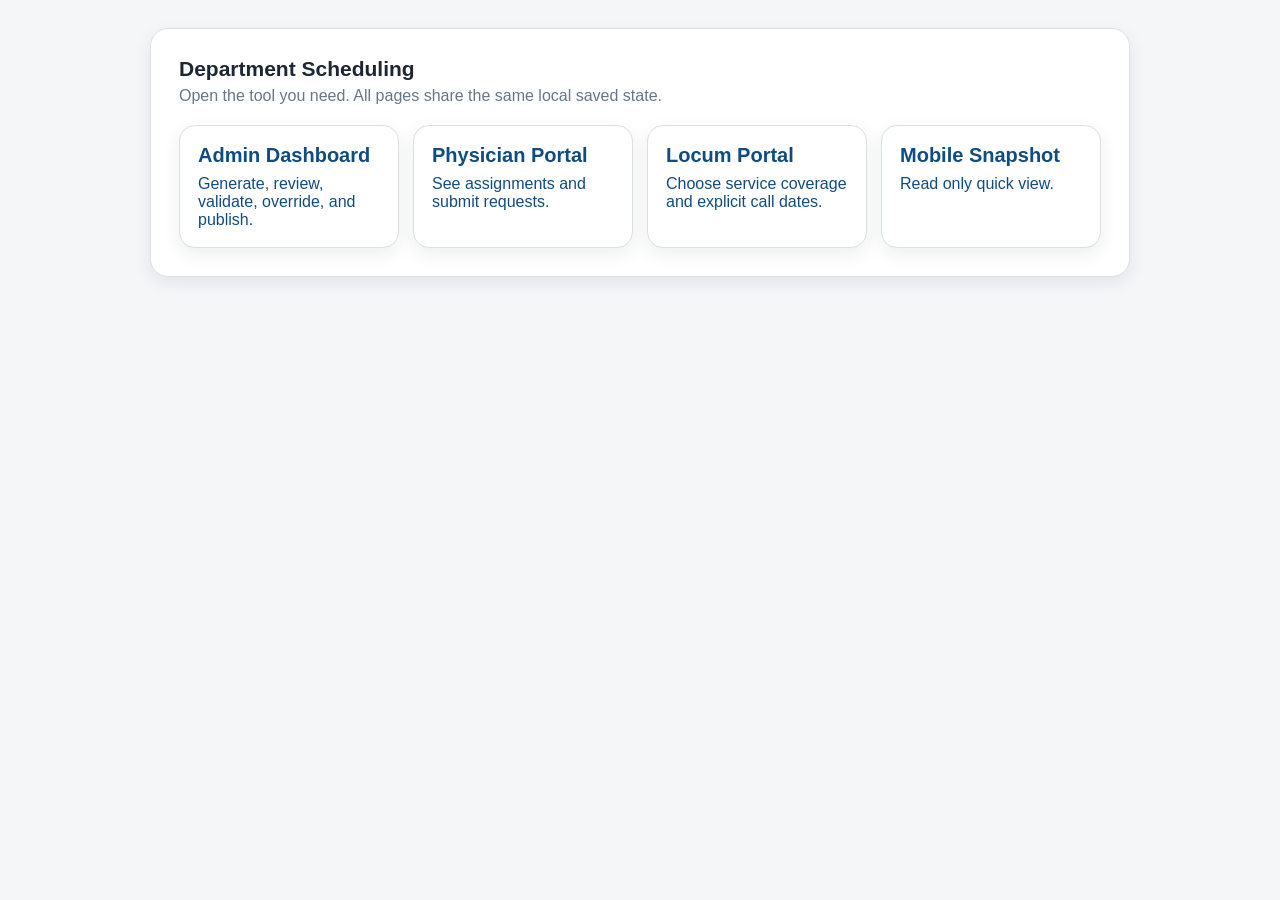
<file: index.html>
<!doctype html>
<html>
<head>
  <meta charset="utf-8">
  <meta name="viewport" content="width=device-width, initial-scale=1">
  <title>Department Scheduling</title>
  <style>

/* Exact fix: fairness header service cells only */
.fairness-tight th.service-ICU,
.fairness-tight th.service-GIM,
.fairness-tight th.service-CAR1,
.fairness-tight th.service-CAR2,
.fairness-tight th.service-OP1,
.fairness-tight th.service-OP2,
.fairness-tight th.service-OP3,
.fairness-tight th.service-Resp,
.fairness-tight th.service-Nephro,
.fairness-tight th.service-Echo,
.fairness-tight th.service-Weekend{
  color:#ffffff !important;
}











:root{
  --bg:#f4f6f8;
  --panel:#ffffff;
  --soft:#eef2f5;
  --line:#d9e0e6;
  --text:#1c2733;
  --muted:#667789;
  --accent:#315d8f;
  --accent-2:#0f4c81;
  --good:#2e7d32;
  --warn:#b7791f;
  --bad:#b42318;
  --locum:#6b46c1;
  --shadow:0 6px 18px rgba(26,39,53,.08);
  --radius:14px;
}
*{box-sizing:border-box}
html,body{margin:0;padding:0;font-family:-apple-system,BlinkMacSystemFont,'Segoe UI',Roboto,Arial,sans-serif;color:var(--text);background:var(--bg)}
a{color:var(--accent-2);text-decoration:none}
button,input,select,textarea{font:inherit}
button{cursor:pointer}
.hidden{display:none!important}
.page-shell{display:grid;grid-template-columns:240px minmax(0,1fr) 330px;min-height:100vh;gap:16px;padding:16px}
.sidebar,.main-panel,.inspector,.home-shell,.mobile-shell{background:var(--panel);border:1px solid var(--line);box-shadow:var(--shadow);border-radius:18px}
.sidebar{padding:16px;position:sticky;top:16px;height:calc(100vh - 32px);overflow:auto}
.brand{font-size:21px;font-weight:700;margin-bottom:6px}
.brand-sub{color:var(--muted);font-size:13px;margin-bottom:18px}
.side-nav{display:flex;flex-direction:column;gap:6px}
.side-nav button{background:transparent;border:1px solid transparent;border-radius:10px;padding:11px 12px;text-align:left;color:var(--text)}
.side-nav button.active,.side-nav button:hover{background:#eef4fb;border-color:#cfe0f4;color:var(--accent-2)}
.side-footer{margin-top:18px;padding-top:14px;border-top:1px solid var(--line);color:var(--muted);font-size:12px}
.main-panel{padding:18px;overflow:auto}
.inspector{padding:18px;position:sticky;top:16px;height:calc(100vh - 32px);overflow:auto}
.topbar{display:flex;justify-content:space-between;gap:12px;align-items:flex-start;margin-bottom:16px;flex-wrap:wrap}
.title-block h1{margin:0 0 6px;font-size:28px}
.subtitle{margin:0;color:var(--muted)}
.action-row,.inline-actions,.form-row{display:flex;gap:10px;flex-wrap:wrap;align-items:center}
.action-row button,.btn{border:1px solid var(--line);background:#fff;padding:10px 14px;border-radius:10px;color:var(--text)}
.action-row button.primary,.btn.primary{background:var(--accent);border-color:var(--accent);color:#fff}
.action-row button.ghost,.btn.ghost{background:#f7fafc}
.action-row button.warn,.btn.warn{background:#fff7ed;border-color:#f0d4ae;color:#9a5f06}
.action-row button.success,.btn.success{background:#edf7ee;border-color:#b7dec0;color:#1a6c28}
.top-inputs{display:flex;gap:10px;flex-wrap:wrap;align-items:center}
.top-inputs label{font-size:13px;color:var(--muted)}
.top-inputs input,.top-inputs select,.field,textarea{border:1px solid var(--line);background:#fff;padding:10px 12px;border-radius:10px;min-height:42px}
.summary-grid{display:grid;grid-template-columns:repeat(6,minmax(130px,1fr));gap:12px;margin-bottom:16px}
.card{background:var(--panel);border:1px solid var(--line);border-radius:16px;padding:14px;box-shadow:var(--shadow)}
.stat-card h3{margin:0 0 8px;font-size:13px;color:var(--muted);font-weight:600}
.stat-value{font-size:24px;font-weight:700}
.stat-sub{color:var(--muted);font-size:12px;margin-top:6px}
.section-title{display:flex;justify-content:space-between;align-items:center;gap:10px;margin:18px 0 10px}
.section-title h2{margin:0;font-size:19px}
.panel-grid{display:grid;grid-template-columns:2fr 1fr;gap:14px}
.stack{display:flex;flex-direction:column;gap:14px}
.notice-list{display:flex;flex-direction:column;gap:8px}
.notice{border:1px solid var(--line);border-left:4px solid var(--accent);padding:10px 12px;border-radius:10px;background:#fcfdff;font-size:14px}
.notice.warning{border-left-color:var(--warn);background:#fffaf1}
.notice.error{border-left-color:var(--bad);background:#fff5f5}
.badge{display:inline-flex;align-items:center;gap:6px;border-radius:999px;padding:5px 10px;font-size:12px;font-weight:600;border:1px solid var(--line);background:#f8fafc;color:var(--text)}
.badge.good{background:#edf7ee;border-color:#b7dec0;color:#1a6c28}
.badge.warn{background:#fff7ed;border-color:#f0d4ae;color:#9a5f06}
.badge.bad{background:#fff1f2;border-color:#fecdd3;color:#b42318}
.badge.locum{background:#f5f3ff;border-color:#ddd6fe;color:var(--locum)}
.table-wrap{overflow:auto;border:1px solid var(--line);border-radius:16px;background:#fff}
table{width:100%;border-collapse:collapse}
th,td{padding:11px 12px;border-bottom:1px solid var(--line);vertical-align:top;font-size:14px}
th{background:#f8fafc;color:#435161;position:sticky;top:0;z-index:1}
tr:last-child td{border-bottom:none}
.service-col{width:110px;font-weight:700}
.assign-cell{min-width:140px;cursor:pointer}
.assign-chip{display:inline-flex;align-items:center;gap:6px;padding:7px 10px;border-radius:999px;background:#eef4fb;border:1px solid #d2e3f4;font-weight:600}
.assign-chip.locum{background:#f5f3ff;border-color:#ddd6fe;color:var(--locum)}
.assign-chip.unfilled{background:#fff5f5;border-color:#fecaca;color:#b42318}
.assign-chip.weekend{background:#fffaf0;border-color:#f3d6a1;color:#9a5f06}
.muted{color:var(--muted)}
.tabs{display:flex;gap:8px;flex-wrap:wrap;margin-bottom:14px}
.tabs button{background:#fff;border:1px solid var(--line);padding:10px 12px;border-radius:10px}
.tabs button.active{background:#eef4fb;border-color:#cfe0f4;color:var(--accent-2)}
.inspector h3{margin:0 0 12px}
.detail-box{border:1px solid var(--line);border-radius:14px;padding:12px;background:#fafcfe;margin-bottom:12px}
.kv{display:grid;grid-template-columns:110px 1fr;gap:8px;font-size:14px}
.kv div:nth-child(odd){color:var(--muted)}
.calendar-month{border:1px solid var(--line);border-radius:16px;background:#fff;overflow:hidden}
.month-title{padding:12px 14px;background:#f8fafc;border-bottom:1px solid var(--line);font-weight:700}
.month-grid{display:grid;grid-template-columns:repeat(7,1fr)}
.day-head,.day-cell{border-right:1px solid var(--line);border-bottom:1px solid var(--line);min-height:92px;padding:8px}
.day-head{min-height:auto;background:#fcfdff;font-size:12px;color:var(--muted);font-weight:700}
.month-grid > :nth-child(7n){border-right:none}
.day-num{font-size:12px;color:var(--muted);margin-bottom:8px}
.day-owner{font-size:13px;font-weight:700;display:inline-block;padding:4px 8px;border-radius:999px;background:#eef4fb;border:1px solid #d2e3f4}
.day-owner.locum{background:#f5f3ff;border-color:#ddd6fe;color:var(--locum)}
.day-owner.weekend{background:#fffaf0;border-color:#f3d6a1;color:#9a5f06}
.day-cell.weekend{background:#fffdf7}
.day-cell.unfilled{background:#fff5f5}
.list{display:flex;flex-direction:column;gap:10px}
.list-item{border:1px solid var(--line);border-radius:14px;padding:12px;background:#fff}
.request-strip{display:flex;gap:8px;overflow:auto;padding:8px 2px}
.date-pill{min-width:54px;border:1px solid var(--line);border-radius:12px;padding:8px 6px;background:#fff;text-align:center;cursor:pointer}
.date-pill small{display:block;color:var(--muted);font-size:11px}
.date-pill.active,.date-pill.in-range{background:#eef4fb;border-color:#cfe0f4}
.date-pill.single{background:#edf7ee;border-color:#b7dec0}
.selector-grid{display:grid;grid-template-columns:repeat(auto-fit,minmax(240px,1fr));gap:14px}
.checkbox-grid{display:grid;grid-template-columns:repeat(auto-fit,minmax(120px,1fr));gap:8px}
.check-card{border:1px solid var(--line);border-radius:12px;padding:10px;background:#fff}
.quick-card{border:1px solid var(--line);border-radius:14px;padding:12px;background:#fff}
.home-shell{max-width:980px;margin:28px auto;padding:28px}
.home-grid{display:grid;grid-template-columns:repeat(4,1fr);gap:14px;margin-top:20px}
.portal-link{display:block;border:1px solid var(--line);border-radius:16px;padding:18px;background:#fff;box-shadow:var(--shadow)}
.portal-link h2{margin:0 0 8px;font-size:20px}
.mobile-shell{max-width:760px;margin:14px auto;padding:16px}
.card-grid-2{display:grid;grid-template-columns:1fr 1fr;gap:14px}
.small{font-size:12px;color:var(--muted)}
.code{font-family:ui-monospace,SFMono-Regular,Menlo,Monaco,Consolas,monospace}
@media (max-width: 1220px){
  .page-shell{grid-template-columns:220px minmax(0,1fr)}
  .inspector{grid-column:1 / -1;position:static;height:auto}
}
@media (max-width: 900px){
  .page-shell{grid-template-columns:1fr;padding:10px}
  .sidebar{position:static;height:auto}
  .summary-grid{grid-template-columns:repeat(2,1fr)}
  .panel-grid,.card-grid-2,.home-grid{grid-template-columns:1fr}
}

.service-ICU{background:#eaf7ec!important;border-left:4px solid #2f855a!important}
.service-GIM{background:#fff7e8!important;border-left:4px solid #d69e2e!important}
.service-CAR1{background:#e9f2ff!important;border-left:4px solid #2b6cb0!important}
.service-CAR2{background:#e6eeff!important;border-left:4px solid #1d4ed8!important}
.service-Resp{background:#f4ebff!important;border-left:4px solid #7c3aed!important}
.service-Nephro{background:#f7efe9!important;border-left:4px solid #975a16!important}
.service-OP1,.service-OP2,.service-OP3{background:#f3f5f7!important;border-left:4px solid #718096!important}
.service-Echo{background:#e8fbf3!important;border-left:4px solid #10b981!important}
.service-Weekend{background:#fff1f1!important;border-left:4px solid #dc2626!important}
.week-row-label{white-space:nowrap;font-weight:700}
.service-header{font-size:12px;font-weight:700}
.service-cell{min-width:120px}
.fairness-tight th,.fairness-tight td{font-size:13px;padding:8px 10px;text-align:center}
.fairness-tight td:first-child,.fairness-tight th:first-child{text-align:left;position:sticky;left:0;background:#fff;z-index:1}
.pinned{outline:2px solid #eab308}
.pin-toggle{margin-left:6px;cursor:pointer;font-size:12px;user-select:none}
.cell-inner{display:flex;align-items:center;justify-content:space-between;gap:8px}
.calendar-months{display:flex;flex-direction:column;gap:16px}
.month-card{border:1px solid var(--line);border-radius:14px;padding:12px;background:#fff}
.month-header{font-weight:700;margin-bottom:10px}
.month-grid{display:grid;grid-template-columns:repeat(7,minmax(0,1fr));gap:6px}
.day-head{font-size:12px;color:var(--muted);text-align:center;padding:4px 0}
.day-cell{min-height:74px;border:1px solid var(--line);border-radius:10px;background:#fff;padding:8px;display:flex;flex-direction:column;align-items:flex-start;justify-content:flex-start;gap:6px}
.day-cell.clickable{cursor:pointer}
.day-cell.disabled,.day-cell:disabled{background:#f8fafc;color:#9aa7b5;cursor:not-allowed}
.day-cell.weekend-muted{background:#fafbfc}
.day-cell.single-selected{background:#e8f1fb;border-color:#9ab8da}
.day-cell.range-selected{background:#edf7ee;border-color:#9fd0a8}
.day-cell.weekend.range-selected{background:#fff6e8;border-color:#f2cf95}
.day-num{font-weight:700}
.day-note{font-size:11px;color:var(--muted);line-height:1.2}
.coverage-row{align-items:flex-start}



:root{
  --svc-icu:#8f2020;
  --svc-gim:#163f73;
  --svc-car1:#1f7a45;
  --svc-car2:#1c6b74;
  --svc-resp:#6d3da8;
  --svc-nephro:#7a4b1f;
  --svc-op:#2f6fad;
  --svc-echo:#c76b17;
  --svc-weekend:#5b6472;
  --current-week:#fff7d6;
  --current-week-border:#e6c75b;
}
.topbar{padding-bottom:4px;border-bottom:1px solid var(--line)}
.title-block h1{letter-spacing:-0.02em}
.action-row button,.btn{font-weight:600;box-shadow:0 1px 2px rgba(0,0,0,.04)}
.card{border-radius:18px}
.table-wrap{border:1px solid var(--line);border-radius:16px;overflow:auto;background:#fff}
table{border-collapse:separate;border-spacing:0}
thead th{position:sticky;top:0;background:#f8fafc;z-index:2}
th.service-col,.week-row-label{position:sticky;left:0;background:#fff;z-index:1}
.assign-chip{background:#fff;border-color:rgba(0,0,0,.06);box-shadow:inset 0 0 0 1px rgba(255,255,255,.25)}
.assign-chip.weekend{background:#f7f7f8;border-color:#d7dbe0;color:#39414d}
.assign-chip.locum{background:#f5f3ff;border-color:#ddd6fe;color:#5b42b6}
.assign-chip.unfilled{background:#fff4f4;border-color:#fecaca;color:#b42318}
.service-header{color:#fff!important;border-left:none!important}
.service-ICU{background:color-mix(in srgb, var(--svc-icu) 10%, white)!important;border-left:4px solid var(--svc-icu)!important}
.service-GIM{background:color-mix(in srgb, var(--svc-gim) 10%, white)!important;border-left:4px solid var(--svc-gim)!important}
.service-CAR1{background:color-mix(in srgb, var(--svc-car1) 10%, white)!important;border-left:4px solid var(--svc-car1)!important}
.service-CAR2{background:color-mix(in srgb, var(--svc-car2) 10%, white)!important;border-left:4px solid var(--svc-car2)!important}
.service-Resp{background:color-mix(in srgb, var(--svc-resp) 10%, white)!important;border-left:4px solid var(--svc-resp)!important}
.service-Nephro{background:color-mix(in srgb, var(--svc-nephro) 10%, white)!important;border-left:4px solid var(--svc-nephro)!important}
.service-OP1,.service-OP2,.service-OP3{background:color-mix(in srgb, var(--svc-op) 10%, white)!important;border-left:4px solid var(--svc-op)!important}
.service-Echo{background:color-mix(in srgb, var(--svc-echo) 10%, white)!important;border-left:4px solid var(--svc-echo)!important}
.service-Weekend{background:color-mix(in srgb, var(--svc-weekend) 10%, white)!important;border-left:4px solid var(--svc-weekend)!important}
thead .service-ICU{background:var(--svc-icu)!important}
thead .service-GIM{background:var(--svc-gim)!important}
thead .service-CAR1{background:var(--svc-car1)!important}
thead .service-CAR2{background:var(--svc-car2)!important}
thead .service-Resp{background:var(--svc-resp)!important}
thead .service-Nephro{background:var(--svc-nephro)!important}
thead .service-OP1,thead .service-OP2,thead .service-OP3{background:var(--svc-op)!important}
thead .service-Echo{background:var(--svc-echo)!important}
thead .service-Weekend{background:var(--svc-weekend)!important}
.current-week-row td{background:var(--current-week)!important}
.current-week-row .week-row-label{background:var(--current-week)!important;box-shadow:inset 4px 0 0 var(--current-week-border)}
.current-schedule-card{background:linear-gradient(180deg,#fffdf6 0%, #fff9e6 100%);border-color:#ead48a}
.current-schedule-card .section-title h2{color:#7a5a00}
.schedule-snapshot-grid{display:grid;grid-template-columns:1fr;gap:12px}
.service-pill{display:inline-flex;align-items:center;gap:6px;padding:6px 10px;border-radius:999px;font-weight:700;font-size:12px;color:#fff}
.service-pill.icu{background:var(--svc-icu)}
.service-pill.gim{background:var(--svc-gim)}
.service-pill.car1{background:var(--svc-car1)}
.service-pill.car2{background:var(--svc-car2)}
.service-pill.resp{background:var(--svc-resp)}
.service-pill.nephro{background:var(--svc-nephro)}
.service-pill.op1,.service-pill.op2,.service-pill.op3{background:var(--svc-op)}
.service-pill.echo{background:var(--svc-echo)}
.service-pill.weekend{background:var(--svc-weekend)}
.service-pill.call{background:#405a7d}
.upcoming-label{font-size:11px;font-weight:700;letter-spacing:.04em;text-transform:uppercase;color:var(--muted);margin-bottom:8px}
.list-item.current-item{border-color:#ead48a;background:#fffdf6}
.day-cell.today,.day-cell.current-week{outline:2px solid #ead48a;outline-offset:-2px;background:#fffdf6}
@media (max-width: 900px){
  .summary-grid{grid-template-columns:repeat(2,minmax(140px,1fr))}
  .top-inputs{display:grid;grid-template-columns:1fr 1fr;align-items:end}
}
</style>
<script src="./supabase.js?v=request-save-20260630"></script>
</head>
<body data-page="index">
<script>window.PAGE_TYPE='index';</script>
<script>(function(){
  const STORAGE_KEY = 'schedulerRebuildStateV13';
  let memoryFallback = null;

  function storageAvailable(){
    return false;
  }
  function readRaw(){
    if(memoryFallback != null) return memoryFallback;
    try{
      const boot = window.SchedulerCloud?.getBootState?.();
      if(boot && typeof boot === 'object'){
        memoryFallback = JSON.stringify(boot);
        return memoryFallback;
      }
    }catch(e){}
    return null;
  }
  function writeRaw(value){
    memoryFallback = value;
    try{
      const parsed = JSON.parse(value);
      window.SchedulerCloud?.setBootState?.(parsed);
    }catch(e){}
    try{ window.SchedulerCloud?.queuePush?.(STORAGE_KEY, value); }catch(e){}
  }
  function deepClone(x){ return JSON.parse(JSON.stringify(x)); }

  const physicians = [
    { id:'CL', name:'CL', type:'physician', services:['ICU','GIM','CAR1','CAR2','Echo','Weekend','Night','OP'], echoEligible:true, weekendEligible:true, nightEligible:true, opEligible:true,
      fairnessWeights:{ weeklyServices:1, icu:1, weekends:1, weekdayCall:1, echo:1 } },
    { id:'JK', name:'JK', type:'physician', services:['ICU','GIM','CAR1','CAR2','Weekend','Night','OP'], echoEligible:false, weekendEligible:true, nightEligible:true, opEligible:true,
      fairnessWeights:{ weeklyServices:1, icu:1, weekends:1, weekdayCall:1, echo:1 } },
    { id:'DK', name:'DK', type:'physician', services:['ICU','GIM','CAR1','CAR2','Echo','Weekend','Night','OP'], echoEligible:true, weekendEligible:true, nightEligible:true, opEligible:true,
      fairnessWeights:{ weeklyServices:1, icu:1, weekends:1, weekdayCall:1, echo:1 } },
    { id:'DC', name:'DC', type:'physician', services:['ICU','GIM','CAR1','CAR2','Echo','Weekend','Night','OP'], echoEligible:true, weekendEligible:true, nightEligible:true, opEligible:true,
      fairnessWeights:{ weeklyServices:0.5, icu:0.5, weekends:0.5, weekdayCall:0.5, echo:1 } },
    { id:'CD', name:'CD', type:'physician', services:['ICU','GIM','CAR1','CAR2','Weekend','Night','OP'], echoEligible:false, weekendEligible:true, nightEligible:true, opEligible:true,
      fairnessWeights:{ weeklyServices:1, icu:1, weekends:1, weekdayCall:1, echo:1 } },
    { id:'JL', name:'JL', type:'physician', services:['ICU','GIM','CAR1','Weekend','Night','OP'], echoEligible:false, weekendEligible:true, nightEligible:true, opEligible:true,
      fairnessWeights:{ weeklyServices:1, icu:1, weekends:1, weekdayCall:1, echo:1 } },
    { id:'BB', name:'BB', type:'physician', services:['ICU','Resp','Weekend','Night'], echoEligible:false, weekendEligible:true, nightEligible:true, opEligible:false,
      fairnessWeights:{ weeklyServices:1, icu:0.8, weekends:1, weekdayCall:0.8 } },
    { id:'BF', name:'BF', type:'physician', services:['Nephro','Weekend','Night'], echoEligible:false, weekendEligible:true, nightEligible:true, opEligible:false,
      fairnessWeights:{ weeklyServices:1, icu:1, weekends:1, weekdayCall:1, echo:1 } },
    { id:'SM', name:'SM', type:'physician', services:['Nephro'], echoEligible:false, weekendEligible:false, nightEligible:false, opEligible:false,
      fairnessWeights:{ weeklyServices:1, icu:1, weekends:1, weekdayCall:1, echo:1 } },
    { id:'TR', name:'TR', type:'physician', services:['Resp'], echoEligible:false, weekendEligible:false, nightEligible:false, opEligible:false,
      fairnessWeights:{ weeklyServices:1, icu:1, weekends:1, weekdayCall:1, echo:1 } }
  ];

  const locums = [
    { id:'LOC1', name:'Locum 1', type:'locum', generalLocum:true, coveringPhysician:'', weeklyCoverage:[], callDates:[], weekendDates:[] },
    { id:'LOC2', name:'Locum 2', type:'locum', generalLocum:true, coveringPhysician:'', weeklyCoverage:[], callDates:[], weekendDates:[] },
    { id:'LOC3', name:'Locum 3', type:'locum', generalLocum:true, coveringPhysician:'', weeklyCoverage:[], callDates:[], weekendDates:[] },
    { id:'LOC4', name:'Locum 4', type:'locum', generalLocum:true, coveringPhysician:'', weeklyCoverage:[], callDates:[], weekendDates:[] }
  ];

  function defaultState(){
    const today = new Date();
    const yyyy = today.getFullYear();
    const mm = String(today.getMonth()+1).padStart(2,'0');
    return {
      physicians: deepClone(physicians),
      locums: deepClone(locums),
      requests: [],
      draftWeeks: [],
      publishedWeeks: [],
      draftNightManual: [],
      publishedNightManual: [],
      overrideLog: [],
      settings: {
        scheduleStart: `${yyyy}-${mm}-01`,
        scheduleEnd: `${yyyy}-${mm}-28`
      },
      metadata: {
        lastGeneratedAt: null,
        lastPublishedAt: null,
        buildResetMarker: ''
      },
      fairnessCarryForward: {},
      publishHistory: [],
      publishedArchives: [],
      currentPublishedArchiveId: '',
      generatedSummary: {
        fairnessSummary: [],
        validation: []
      }
    };
  }

  function mergePeople(existing, canonical){
    const map = Object.fromEntries((existing || []).map(p => [p.id, p]));
    return canonical.map(base => ({
      ...deepClone(base),
      ...(map[base.id] || {}),
      fairnessWeights: deepClone(base.fairnessWeights || (map[base.id]?.fairnessWeights) || {}),
      weeklyCoverage: deepClone(map[base.id]?.weeklyCoverage || base.weeklyCoverage || []),
      callDates: deepClone(map[base.id]?.callDates || base.callDates || []),
      weekendDates: deepClone(map[base.id]?.weekendDates || base.weekendDates || [])
    }));
  }

  
  function applyOneTimeFreshReset(merged){
    const marker = 'fresh_start_v1';
    if(merged?.metadata?.buildResetMarker === marker) return merged;
    merged.draftWeeks = [];
    merged.publishedWeeks = [];
    merged.draftNightManual = [];
    merged.publishedNightManual = [];
    merged.overrideLog = [];
    merged.fairnessCarryForward = {};
    merged.publishHistory = [];
    merged.publishedArchives = [];
    merged.currentPublishedArchiveId = '';
    merged.generatedSummary = { fairnessSummary: [], validation: [] };
    merged.metadata = { ...(merged.metadata || {}), lastGeneratedAt: null, lastPublishedAt: null, buildResetMarker: marker };
    return merged;
  }

  function publishRangeExists(state, start, end){
    return (state.publishedArchives || []).some(a => a.start === start && a.end === end);
  }

  function removePublishedScheduleById(state, archiveId=''){
    if(!archiveId) return state;
    state.publishedArchives = (state.publishedArchives || []).filter(a => a.id !== archiveId);
    state.publishHistory = (state.publishHistory || []).filter(p => p.id !== archiveId);
    if(state.currentPublishedArchiveId === archiveId){
      const next = (state.publishedArchives || [])[0];
      state.currentPublishedArchiveId = next ? next.id : '';
      if(next){
        state.publishedWeeks = deepClone(next.weeks || []);
        state.publishedNightManual = deepClone(next.nightAssignments || []);
        state.metadata.lastPublishedAt = next.publishedAt || null;
      } else {
        state.publishedWeeks = [];
        state.publishedNightManual = [];
        state.metadata.lastPublishedAt = null;
      }
    } else if(!(state.publishedArchives || []).length){
      state.publishedWeeks = [];
      state.publishedNightManual = [];
      state.metadata.lastPublishedAt = null;
    }
    return state;
  }

function loadState(){
    try{
      const raw = readRaw();
      let parsed = null;
      if(raw){
        parsed = JSON.parse(raw);
      } else {
        const boot = window.SchedulerCloud?.getBootState?.();
        if(boot && typeof boot === 'object'){
          parsed = deepClone(boot);
        }
      }
      if(!parsed){
        const init = defaultState();
        return init;
      }
      const base = defaultState();
      const merged = {
        ...base,
        ...parsed,
        physicians: mergePeople(parsed.physicians, base.physicians),
        locums: mergePeople(parsed.locums, base.locums),
        requests: parsed.requests || [],
        draftWeeks: parsed.draftWeeks || [],
        publishedWeeks: parsed.publishedWeeks || [],
        draftNightManual: parsed.draftNightManual || [],
        publishedNightManual: parsed.publishedNightManual || [],
        overrideLog: parsed.overrideLog || [],
        settings: { ...base.settings, ...(parsed.settings || {}) },
        metadata: { ...base.metadata, ...(parsed.metadata || {}) },
        fairnessCarryForward: parsed.fairnessCarryForward || {},
        publishHistory: parsed.publishHistory || [],
        publishedArchives: parsed.publishedArchives || [],
        currentPublishedArchiveId: parsed.currentPublishedArchiveId || '',
        generatedSummary: { ...base.generatedSummary, ...(parsed.generatedSummary || {}) }
      };
      applyOneTimeFreshReset(merged);
      return merged;
    }catch(err){
      console.error('loadState failed', err);
      const boot = window.SchedulerCloud?.getBootState?.();
      if(boot && typeof boot === 'object'){
        try{
          const cloned = deepClone(boot);
          return cloned;
        }catch(innerErr){
          console.error('loadState boot fallback failed', innerErr);
        }
      }
      const init = defaultState();
      return init;
    }
  }

  function saveState(state){ writeRaw(JSON.stringify(state)); }
  function updateState(mutator){
    const current = loadState();
    const next = mutator(deepClone(current)) || current;
    saveState(next);
    return next;
  }
  function resetState(){ const init = defaultState(); saveState(init); return init; }
  function publishDraft(){
    return updateState(state => {
      const start = state.settings?.scheduleStart || '';
      const end = state.settings?.scheduleEnd || '';
      if(publishRangeExists(state, start, end)) return state;
      const now = new Date().toISOString();
      const archiveId = `pub_${Date.now()}`;
      state.publishedWeeks = deepClone(state.draftWeeks);
      state.publishedNightManual = deepClone(state.draftNightManual);
      const fairnessSummary = (state.generatedSummary?.fairnessSummary || []);
      state.fairnessCarryForward = state.fairnessCarryForward || {};
      if(typeof accumulateFairnessIntoCarryForward === 'function'){
        state.fairnessCarryForward = accumulateFairnessIntoCarryForward(state.fairnessCarryForward || {}, fairnessSummary);
      }
      state.publishHistory = state.publishHistory || [];
      state.publishHistory.push({ id: archiveId, publishedAt: now, start, end, fairnessSummary: deepClone(fairnessSummary) });
      state.publishedArchives = state.publishedArchives || [];
      state.publishedArchives.push({ id: archiveId, publishedAt: now, start, end, weeks: deepClone(state.draftWeeks || []), nightAssignments: deepClone(state.draftNightManual || []) });
      state.currentPublishedArchiveId = archiveId;
      state.metadata.lastPublishedAt = now;
      return state;
    });
  }
  function upsertRequest(req){
    return updateState(state => {
      const idx = state.requests.findIndex(r => r.id === req.id);
      if(idx >= 0) state.requests[idx] = req;
      else state.requests.push(req);
      return state;
    });
  }
  function removeRequest(id){
    return updateState(state => {
      state.requests = state.requests.filter(r => r.id !== id);
      return state;
    });
  }
  function saveLocum(locumId, patch){
    return updateState(state => {
      const idx = state.locums.findIndex(l => l.id === locumId);
      if(idx >= 0) state.locums[idx] = { ...state.locums[idx], ...deepClone(patch) };
      return state;
    });
  }
  function addOverride(entry){
    return updateState(state => { state.overrideLog.unshift(entry); return state; });
  }
  function clearOverrides(){
    return updateState(state => { state.overrideLog = []; return state; });
  }

  window.AppState = {
    STORAGE_KEY,
    deepClone,
    defaultState,
    loadState,
    saveState,
    updateState,
    resetState,
    publishDraft,
    publishRangeExists,
    removePublishedScheduleById,
    upsertRequest,
    removeRequest,
    saveLocum,
    addOverride,
    clearOverrides
  };
})();
</script>
<script>(function(){
  const MAJOR_SERVICES = ['ICU','GIM','CAR1','CAR2','Resp','Nephro','OP1','OP2','OP3'];
  const REQUIRED_SERVICES = ['Resp','Nephro','ICU','GIM','CAR1','CAR2'];
  const OPTIONAL_OP_SERVICES = ['OP1','OP2','OP3'];
  const ROW_SERVICES = ['ICU','GIM','CAR1','CAR2','Resp','Nephro','OP1','OP2','OP3','Echo','Weekend'];
  const OP_SERVICES = ['OP1','OP2','OP3'];
  const ECHO_ALLOWED = ['ICU','GIM','CAR1','CAR2','OP1','OP2','OP3'];

  function iso(date){ return new Date(date.getTime() - date.getTimezoneOffset()*60000).toISOString().slice(0,10); }
  function parseDate(str){ return new Date(str + 'T12:00:00'); }
  function addDays(date, days){ const d = new Date(date); d.setDate(d.getDate()+days); return d; }
  function monthKey(dateStr){ return dateStr.slice(0,7); }
  function startOfWeekMonday(date){ const d = new Date(date); const day = (d.getDay()+6)%7; return addDays(d, -day); }
  function daterange(start, end){ const arr=[]; let cur=new Date(start); while(cur<=end){ arr.push(new Date(cur)); cur=addDays(cur,1); } return arr; }
  function unique(arr){ return [...new Set(arr)]; }

  function getWeeks(startStr, endStr){
    const start = parseDate(startStr);
    const end = parseDate(endStr);
    const firstMon = startOfWeekMonday(start);
    const weeks = [];
    let cur = new Date(firstMon);
    while(cur <= end){
      const weekStart = iso(cur);
      weeks.push({
        weekStart,
        weekEnd: iso(addDays(cur,4)),
        weekendStart: iso(addDays(cur,5)),
        weekendEnd: iso(addDays(cur,6)),
        month: weekStart.slice(0,7),
        services: Object.fromEntries(MAJOR_SERVICES.concat(['Echo']).map(s => [s,''])),
        weekendOwner: '',
        validation: []
      });
      cur = addDays(cur,7);
    }
    return weeks;
  }

  function getAllPeople(state){ return [...state.physicians, ...state.locums]; }
  function personMap(state){ return Object.fromEntries(getAllPeople(state).map(p => [p.id, p])); }
  function physicianMap(state){ return Object.fromEntries(state.physicians.map(p => [p.id, p])); }
  function getApprovedRequests(state){ return (state.requests || []).filter(r => r.status !== 'denied'); }
  function requestOverlap(r, startStr, endStr){ return !(r.endDate < startStr || r.startDate > endStr); }
  function hasRequest(state, personId, type, startStr, endStr){
    return getApprovedRequests(state).some(r => r.personId === personId && r.type === type && requestOverlap(r, startStr, endStr));
  }
  function hasVacation(state, personId, startStr, endStr){ return hasRequest(state, personId, 'vacation', startStr, endStr); }
  function getLocumById(state, id){ return (state.locums || []).find(l => l.id === id); }

  function canDoService(person, service){
    if(!person) return false;
    if(service === 'Echo') return !!person.echoEligible;
    if(OP_SERVICES.includes(service)) return !!person.opEligible;
    if(service === 'Weekend') return !!person.weekendEligible;
    if(service === 'Night') return !!person.nightEligible;
    return (person.services || []).includes(service);
  }

  function fairnessWeight(person, bucket){
    const w = person?.fairnessWeights || {};
    if(bucket === 'service') return w.weeklyServices || 1;
    if(bucket === 'icu') return w.icu || 1;
    if(bucket === 'weekend') return w.weekends || 1;
    if(bucket === 'night') return w.weekdayCall || 1;
    if(bucket === 'echo') return w.echo || 1;
    return 1;
  }

  function targetPhysicianIdForAssignment(state, ownerId){
    const person = personMap(state)[ownerId];
    if(!person) return null;
    if(person.type !== 'locum') return ownerId;
    if(person.generalLocum) return null;
    return person.coveringPhysician || null;
  }

  function initFairnessStore(state){
    const store = {};
    state.physicians.forEach(p => {
      store[p.id] = {
        id:p.id,
        name:p.name,
        weekends:0,
        nightCalls:0,
        icuWeeks:0,
        weeklyServices:0,
        serviceCounts:{},
        weighted:{ weekends:0, nightCalls:0, icu:0, services:0 }
      };
    });
    return store;
  }

  function addFairnessCharge(state, store, ownerId, kind, service){
    const targetId = targetPhysicianIdForAssignment(state, ownerId);
    if(!targetId || !store[targetId]) return;
    const person = physicianMap(state)[targetId];
    if(kind === 'weekend'){
      store[targetId].weekends += 1;
      store[targetId].weighted.weekends = +(store[targetId].weekends / fairnessWeight(person,'weekend')).toFixed(2);
    } else if(kind === 'night'){
      store[targetId].nightCalls += 1;
      store[targetId].weighted.nightCalls = +(store[targetId].nightCalls / fairnessWeight(person,'night')).toFixed(2);
    } else if(kind === 'service'){
      if(service === 'ICU'){
        store[targetId].icuWeeks += 1;
        store[targetId].weighted.icu = +(store[targetId].icuWeeks / fairnessWeight(person,'icu')).toFixed(2);
      } else {
        store[targetId].weeklyServices += 1;
        store[targetId].weighted.services = +(store[targetId].weeklyServices / fairnessWeight(person,'service')).toFixed(2);
      }
      if(service){ store[targetId].serviceCounts[service] = (store[targetId].serviceCounts[service] || 0) + 1; }
    }
  }

  function summarizeFairness(state, weeks, nights){
    const store = initFairnessStore(state);
    weeks.forEach(week => {
      MAJOR_SERVICES.forEach(service => { if(week.services[service]) addFairnessCharge(state, store, week.services[service], 'service', service); });
      if(week.weekendOwner) addFairnessCharge(state, store, week.weekendOwner, 'weekend');
    });
    (nights || []).filter(n => !n.weekend && n.owner).forEach(n => addFairnessCharge(state, store, n.owner, 'night'));
    return Object.values(store).map(item => {
      item.compositeScore = +(
        item.weighted.services + item.weighted.icu + item.weighted.weekends + item.weighted.nightCalls
      ).toFixed(2);
      return item;
    }).sort((a,b) => a.compositeScore - b.compositeScore || a.id.localeCompare(b.id));
  }

  
  function applyPinnedAssignments(state, weeks){
    const priorWeeks = state.draftWeeks || [];
    const priorMap = Object.fromEntries(priorWeeks.map(w => [w.weekStart, w]));
    weeks.forEach(week => {
      const prior = priorMap[week.weekStart];
      if(!prior) return;
      week.pinnedServices = Object.assign({}, prior.pinnedServices || {});
      Object.keys(week.pinnedServices).forEach(service => {
        if(!week.pinnedServices[service]) return;
        if(service === 'Weekend') week.weekendOwner = prior.weekendOwner || '';
        else week.services[service] = (prior.services || {})[service] || '';
      });
    });
  }

  function currentScore(store, id, bucket){
    if(!store[id]) return 999;
    if(bucket === 'weekend') return store[id].weighted.weekends;
    if(bucket === 'night') return store[id].weighted.nightCalls;
    if(bucket === 'ICU') return store[id].weighted.icu;
    return store[id].weighted.services;
  }

  function buildAvailability(state, weeks){
    const avail = {};
    getAllPeople(state).forEach(person => {
      avail[person.id] = {};
      weeks.forEach(week => {
        avail[person.id][week.weekStart] = {
          serviceAvailable: !hasVacation(state, person.id, week.weekStart, week.weekEnd),
          nightAvailable: !hasVacation(state, person.id, week.weekStart, week.weekEnd) && !hasRequest(state, person.id,'no_call',week.weekStart, week.weekEnd) && !hasRequest(state, person.id,'no_night_call',week.weekStart, week.weekEnd),
          weekendAvailable: !hasVacation(state, person.id, week.weekStart, week.weekendEnd) && !hasRequest(state, person.id,'weekends_off',week.weekendStart, week.weekendEnd),
          respRequested: hasRequest(state, person.id, 'resp_week_request', week.weekStart, week.weekEnd),
          nephroRequested: hasRequest(state, person.id, 'nephro_week_request', week.weekStart, week.weekEnd),
          noGimWeek: hasRequest(state, person.id, 'no_gim_week', week.weekStart, week.weekEnd),
          noIcuWeek: hasRequest(state, person.id, 'no_icu_week', week.weekStart, week.weekEnd)
        };
      });
    });
    return avail;
  }


  function isBlockedForServiceRequest(availability, personId, weekStart, service){
    const av = availability?.[personId]?.[weekStart];
    if(!av) return false;
    if(service === 'GIM' && av.noGimWeek) return true;
    if(service === 'ICU' && av.noIcuWeek) return true;
    return false;
  }

  function peopleAssignedThisWeek(week){
    const ids = {};
    MAJOR_SERVICES.forEach(service => { if(week.services[service]) ids[week.services[service]] = service; });
    return ids;
  }

  
  function serviceBucketWeight(person, service){
    return service === 'ICU' ? fairnessWeight(person,'icu') : fairnessWeight(person,'service');
  }

  function computeServiceTargets(state, weeks, services){
    const targets = {};
    (services || MAJOR_SERVICES).forEach(service => {
      const eligible = state.physicians.filter(p => canDoService(p, service));
      const totalWeight = eligible.reduce((sum, p) => sum + serviceBucketWeight(p, service), 0) || 1;
      targets[service] = {};
      eligible.forEach(p => {
        targets[service][p.id] = +(weeks.length * serviceBucketWeight(p, service) / totalWeight).toFixed(4);
      });
    });
    return targets;
  }

  function serviceDeficitScore(store, personId, service, targets){
    const target = targets?.[service]?.[personId];
    if(target == null || target <= 0) return 999;
    const current = store[personId]?.serviceCounts?.[service] || 0;
    return +((current) / target).toFixed(4);
  }

  function serviceRecentPenalty(weeks, weekStart, personId, service){
    const idx = weeks.findIndex(w => w.weekStart === weekStart);
    if(idx <= 0) return 0;
    let penalty = 0;
    if(idx-1 >= 0 && weeks[idx-1].services?.[service] === personId) penalty += 0.25;
    if(idx-2 >= 0 && weeks[idx-2].services?.[service] === personId) penalty += 0.15;
    return penalty;
  }

  function overallWeeklyBurden(store, personId){
    if(!store[personId]) return 999;
    return +(store[personId].weighted.services + store[personId].weighted.icu).toFixed(4);
  }

  function opPriorityPenalty(service){
    return service === 'OP1' ? 0 : service === 'OP2' ? 0.2 : 0.4;
  }

  function serviceCandidates(state, availability, week, service, fairnessStore){
    const assigned = peopleAssignedThisWeek(week);
    return state.physicians.filter(p => {
      if(!canDoService(p, service)) return false;
      if(assigned[p.id]) return false;
      if(!availability[p.id][week.weekStart].serviceAvailable) return false;
      if(isBlockedForServiceRequest(availability, p.id, week.weekStart, service)) return false;
          // Simple BB rule: BB can only do ICU on weeks where BB is already assigned Resp.
          if(service === 'ICU' && p.id === 'BB' && week.services?.Resp !== 'BB') return false;
      return true;
    }).sort((a,b) => {
      const aPref = service === 'Resp' ? (availability[a.id][week.weekStart].respRequested ? -1 : 0)
        : service === 'Nephro' ? (availability[a.id][week.weekStart].nephroRequested ? -1 : 0) : 0;
      const bPref = service === 'Resp' ? (availability[b.id][week.weekStart].respRequested ? -1 : 0)
        : service === 'Nephro' ? (availability[b.id][week.weekStart].nephroRequested ? -1 : 0) : 0;
      if(aPref !== bPref) return aPref - bPref;
      const as = currentScore(fairnessStore, a.id, service);
      const bs = currentScore(fairnessStore, b.id, service);
      if(as !== bs) return as - bs;
      return a.id.localeCompare(b.id);
    });
  }

  function addAssignmentChargeSimple(store, state, ownerId, kind, service){
    const targetId = targetPhysicianIdForAssignment(state, ownerId) || ownerId;
    if(!store[targetId]) return;
    const person = physicianMap(state)[targetId];
    if(kind === 'weekend'){
      store[targetId].weekends += 1;
      store[targetId].weighted.weekends = +(store[targetId].weekends / fairnessWeight(person,'weekend')).toFixed(2);
    } else if(kind === 'night'){
      store[targetId].nightCalls += 1;
      store[targetId].weighted.nightCalls = +(store[targetId].nightCalls / fairnessWeight(person,'night')).toFixed(2);
    } else if(kind === 'service'){
      if(service === 'ICU'){
        store[targetId].icuWeeks += 1;
        store[targetId].weighted.icu = +(store[targetId].icuWeeks / fairnessWeight(person,'icu')).toFixed(2);
      } else {
        store[targetId].weeklyServices += 1;
        store[targetId].weighted.services = +(store[targetId].weeklyServices / fairnessWeight(person,'service')).toFixed(2);
      }
    }
  }

function enforceHardNoGimNoIcuBlocks(state, weeks, availability){
  // Final safety guard: No GIM Week and No ICU Week are absolute blocks for those services only.
  ['ICU','GIM'].forEach(service => {
    weeks.forEach((week, idx) => {
      const owner = (week.services || {})[service] || '';
      if(!owner) return;
      if(!isBlockedForServiceRequest(availability, owner, week.weekStart, service)) return;

      console.warn(`Blocked invalid ${service} assignment: ${owner} on ${week.weekStart}`);
      week.services[service] = '';
      const assigned = peopleAssignedThisWeek(week);
      const prevOwner = idx > 0 ? weeks[idx-1].services?.[service] : '';
      const prev2Owner = idx > 1 ? weeks[idx-2].services?.[service] : '';

      const replacement = state.physicians
        .filter(p => {
          if(!canDoService(p, service)) return false;
          if(assigned[p.id]) return false;
          if(!availability[p.id]?.[week.weekStart]?.serviceAvailable) return false;
          if(isBlockedForServiceRequest(availability, p.id, week.weekStart, service)) return false;
          return true;
        })
        .sort((a,b) => {
          const aRecent = (a.id === prevOwner || a.id === prev2Owner) ? 0.5 : 0;
          const bRecent = (b.id === prevOwner || b.id === prev2Owner) ? 0.5 : 0;
          if(aRecent !== bRecent) return aRecent - bRecent;
          return a.id.localeCompare(b.id);
        })[0];

      if(replacement) week.services[service] = replacement.id;
    });
  });
}

function assignMajorServices(state, weeks, availability){
    const store = initFairnessStore(state);
    const requiredTargets = computeServiceTargets(state, weeks, REQUIRED_SERVICES);

    // Phase 1: distribute required services globally across the whole block.
    REQUIRED_SERVICES.forEach(service => {
      weeks.forEach((week, idx) => {
        const assigned = peopleAssignedThisWeek(week);
        const candidates = state.physicians.filter(p => {
          if(!canDoService(p, service)) return false;
          if(assigned[p.id]) return false;
          if(!availability[p.id][week.weekStart].serviceAvailable) return false;
          return true;
        }).sort((a,b) => {
          const aPref = service === 'Resp' ? (availability[a.id][week.weekStart].respRequested ? -1 : 0)
            : service === 'Nephro' ? (availability[a.id][week.weekStart].nephroRequested ? -1 : 0) : 0;
          const bPref = service === 'Resp' ? (availability[b.id][week.weekStart].respRequested ? -1 : 0)
            : service === 'Nephro' ? (availability[b.id][week.weekStart].nephroRequested ? -1 : 0) : 0;
          if(aPref !== bPref) return aPref - bPref;

          const aDef = serviceDeficitScore(store, a.id, service, requiredTargets) + serviceRecentPenalty(weeks, week.weekStart, a.id, service);
          const bDef = serviceDeficitScore(store, b.id, service, requiredTargets) + serviceRecentPenalty(weeks, week.weekStart, b.id, service);
          if(aDef !== bDef) return aDef - bDef;

          const aOverall = overallWeeklyBurden(store, a.id);
          const bOverall = overallWeeklyBurden(store, b.id);
          if(aOverall !== bOverall) return aOverall - bOverall;

          return a.id.localeCompare(b.id);
        });
        if(candidates[0]){
          week.services[service] = candidates[0].id;
          addAssignmentChargeSimple(store, state, candidates[0].id, 'service', service);
        }
      });
    });

    // Phase 2: fill optional OP services in priority order only if feasible.

    // BB ICU rescue pass (surgical): after the normal schedule is built, make sure BB
    // receives about 80% of a normal full-time ICU share. To satisfy the local rule,
    // any ICU week given to BB is also made a BB Resp week. This is intentionally a
    // small post-pass and does not change the main fairness engine.
    (function ensureBBGetsLimitedIcuOnRespWeeks(){
      const bb = state.physicians.find(p => p.id === 'BB');
      if(!bb || !canDoService(bb, 'ICU') || !canDoService(bb, 'Resp')) return;

      function countService(ownerId, service){
        return weeks.reduce((sum, week) => sum + ((week.services || {})[service] === ownerId ? 1 : 0), 0);
      }
      function decrementService(ownerId, service){
        if(!ownerId || !store[ownerId]) return;
        store[ownerId].serviceCounts = store[ownerId].serviceCounts || {};
        store[ownerId].serviceCounts[service] = Math.max(0, (store[ownerId].serviceCounts[service] || 0) - 1);
        const person = physicianMap(state)[ownerId];
        if(service === 'ICU'){
          store[ownerId].icuWeeks = Math.max(0, (store[ownerId].icuWeeks || 0) - 1);
          store[ownerId].weighted.icu = +(store[ownerId].icuWeeks / fairnessWeight(person,'icu')).toFixed(2);
        } else {
          store[ownerId].weeklyServices = Math.max(0, (store[ownerId].weeklyServices || 0) - 1);
          store[ownerId].weighted.services = +(store[ownerId].weeklyServices / fairnessWeight(person,'service')).toFixed(2);
        }
      }

      const fullTimeIcuIds = state.physicians
        .filter(p => p.id !== 'BB' && p.id !== 'DC' && canDoService(p, 'ICU'))
        .map(p => p.id);
      const avgFullTimeIcu = fullTimeIcuIds.length
        ? fullTimeIcuIds.reduce((sum, id) => sum + countService(id, 'ICU'), 0) / fullTimeIcuIds.length
        : 0;
      const target = Math.max(1, Math.round(avgFullTimeIcu * 0.8));
      let current = countService('BB', 'ICU');
      if(current >= target) return;

      const candidates = weeks.filter(week => {
        if(week.locked) return false;
        if((week.pinnedServices || {}).ICU || (week.pinnedServices || {}).Resp) return false;
        if((week.services || {}).ICU === 'BB') return false;
        if(!availability.BB?.[week.weekStart]?.serviceAvailable) return false;
        if(availability.BB?.[week.weekStart]?.noIcuWeek) return false;
        const assigned = peopleAssignedThisWeek(week);
        const bbOtherService = assigned.BB;
        if(bbOtherService && !['Resp','ICU'].includes(bbOtherService)) return false;
        return true;
      }).sort((a,b) => {
        const aAlreadyResp = (a.services || {}).Resp === 'BB' ? 0 : 1;
        const bAlreadyResp = (b.services || {}).Resp === 'BB' ? 0 : 1;
        if(aAlreadyResp !== bAlreadyResp) return aAlreadyResp - bAlreadyResp;
        const aOldIcu = (a.services || {}).ICU || '';
        const bOldIcu = (b.services || {}).ICU || '';
        const aOldCount = aOldIcu && store[aOldIcu] ? (store[aOldIcu].serviceCounts?.ICU || 0) : 0;
        const bOldCount = bOldIcu && store[bOldIcu] ? (store[bOldIcu].serviceCounts?.ICU || 0) : 0;
        return bOldCount - aOldCount || a.weekStart.localeCompare(b.weekStart);
      });

      for(const week of candidates){
        if(current >= target) break;
        const oldResp = (week.services || {}).Resp || '';
        const oldIcu = (week.services || {}).ICU || '';
        if(oldResp && oldResp !== 'BB') decrementService(oldResp, 'Resp');
        if(oldIcu && oldIcu !== 'BB') decrementService(oldIcu, 'ICU');
        week.services.Resp = 'BB';
        week.services.ICU = 'BB';
        if(oldResp !== 'BB') addAssignmentChargeSimple(store, state, 'BB', 'service', 'Resp');
        addAssignmentChargeSimple(store, state, 'BB', 'service', 'ICU');
        current = countService('BB', 'ICU');
      }
    })();

    OPTIONAL_OP_SERVICES.forEach(service => {
      weeks.forEach((week, idx) => {
        const assigned = peopleAssignedThisWeek(week);
        const candidates = state.physicians.filter(p => {
          if(!canDoService(p, service)) return false;
          if(assigned[p.id]) return false;
          if(!availability[p.id][week.weekStart].serviceAvailable) return false;
          return true;
        }).sort((a,b) => {
          const aOverall = overallWeeklyBurden(store, a.id) + serviceRecentPenalty(weeks, week.weekStart, a.id, service) + opPriorityPenalty(service);
          const bOverall = overallWeeklyBurden(store, b.id) + serviceRecentPenalty(weeks, week.weekStart, b.id, service) + opPriorityPenalty(service);
          if(aOverall !== bOverall) return aOverall - bOverall;
          return a.id.localeCompare(b.id);
        });
        if(candidates[0]){
          week.services[service] = candidates[0].id;
          addAssignmentChargeSimple(store, state, candidates[0].id, 'service', service);
        } else {
          week.services[service] = '';
        }
      });
    });

    // Echo after major services. Keep deterministic rotation, but only among eligible paired holders.
    const echoOrder = ['CL','DK','DC'];
    const echoCounts = Object.fromEntries(echoOrder.map(id => [id, 0]));
    function echoLoadScore(personId){
      const p = physicianMap(state)[personId];
      return (echoCounts[personId] || 0) / fairnessWeight(p, 'echo');
    }
    function tryMakeEchoEligible(week, person){
      if(!person || !person.echoEligible) return false;
      if(!availability[person.id]?.[week.weekStart]?.serviceAvailable) return false;
      if(getPrimaryServiceForPerson(week, person.id)) return ECHO_ALLOWED.includes(getPrimaryServiceForPerson(week, person.id));
      const assigned = peopleAssignedThisWeek(week);
      if(assigned[person.id]) return false;
      const openOp = ['OP3','OP2','OP1'].find(s => !week.services[s] && canDoService(person, s));
      if(openOp){
        week.services[openOp] = person.id;
        addAssignmentChargeSimple(store, state, person.id, 'service', openOp);
        return true;
      }
      return false;
    }

    enforceHardNoGimNoIcuBlocks(state, weeks, availability);

    weeks.forEach((week, idx) => {
      const preferred = echoOrder[idx % echoOrder.length];
      const lowestEchoId = echoOrder.slice().sort((a,b) => {
        const diff = echoLoadScore(a) - echoLoadScore(b);
        if(diff !== 0) return diff;
        return echoOrder.indexOf(a) - echoOrder.indexOf(b);
      })[0];
      const preferredPerson = physicianMap(state)[lowestEchoId || preferred];
      tryMakeEchoEligible(week, preferredPerson);

      const echoCandidates = state.physicians.filter(p => p.echoEligible && availability[p.id][week.weekStart].serviceAvailable && ECHO_ALLOWED.includes(getPrimaryServiceForPerson(week,p.id)))
        .sort((a,b) => {
          const as = echoLoadScore(a.id);
          const bs = echoLoadScore(b.id);
          if(as !== bs) return as - bs;
          const ap = echoOrder.indexOf(a.id); const bp = echoOrder.indexOf(b.id);
          if(ap !== bp) return (ap === -1 ? 99 : ap) - (bp === -1 ? 99 : bp);
          return a.id.localeCompare(b.id);
        });
      if(echoCandidates.length){
        week.services.Echo = echoCandidates[0].id;
        if(echoCounts[week.services.Echo] != null) echoCounts[week.services.Echo] += 1;
      } else {
        week.services.Echo = '';
      }
    });
  }

  function getPrimaryServiceForPerson(week, personId){
    return MAJOR_SERVICES.find(s => week.services[s] === personId) || '';
  }

  function weekendPreferenceScore(weeks, idx, personId){
    let score = 0;
    const current = weeks[idx];
    const next = weeks[idx+1];
    const currentSvc = current ? getPrimaryServiceForPerson(current, personId) : '';
    const nextSvc = next ? getPrimaryServiceForPerson(next, personId) : '';
    // Strong preference: weekend after that same week's ICU/GIM.
    if(['ICU','GIM'].includes(currentSvc)) score -= 100;
    // Fallback preference: weekend before next week's ICU/GIM.
    if(['ICU','GIM'].includes(nextSvc)) score -= 80;
    return score;
  }

  function assignWeekendOwners(state, weeks, availability){
    const store = initFairnessStore(state);
    weeks.forEach((week, idx) => {
      const month = monthKey(week.weekendStart);
      const monthCounts = Object.fromEntries(state.physicians.map(p => [p.id, 0]));
      weeks.slice(0,idx).forEach(prev => { if(prev.weekendOwner) monthCounts[prev.weekendOwner] = (monthCounts[prev.weekendOwner]||0)+ (monthKey(prev.weekendStart)===month?1:0); });
      const candidates = state.physicians.filter(p => p.weekendEligible && availability[p.id][week.weekStart].weekendAvailable && (monthCounts[p.id]||0) < 1)
        .sort((a,b) => {
          const aScore = currentScore(store, a.id, 'weekend') + weekendPreferenceScore(weeks, idx, a.id);
          const bScore = currentScore(store, b.id, 'weekend') + weekendPreferenceScore(weeks, idx, b.id);
          if(aScore !== bScore) return aScore - bScore;
          return a.id.localeCompare(b.id);
        });
      if(candidates[0]){
        week.weekendOwner = candidates[0].id;
        addAssignmentChargeSimple(store, state, candidates[0].id, 'weekend');
      }
    });
  }

  function nightAssignmentsMap(nights){ return Object.fromEntries((nights||[]).map(n => [n.date, n.owner])); }
  function isLocumId(state, personId){ return (state.locums || []).some(l => l.id === personId); }
  function isPhysicianId(state, personId){ return (state.physicians || []).some(p => p.id === personId); }
  function isBFAllowedWeekdayNight(week, personId){
    // BF weekday night call only on weeks where BF is assigned to Nephro. Weekend/locum rules are separate.
    return personId !== 'BF' || ((week && week.services && week.services.Nephro) === 'BF');
  }
  function daysBetween(dateA, dateB){
    return Math.round((parseDate(dateA) - parseDate(dateB)) / 86400000);
  }
  function callSpacingPenalty(state, map, personId, dateStr, week, dayIndex, weeks, idx){
    if(isLocumId(state, personId) || !isPhysicianId(state, personId)) return 0;
    let penalty = 0;
    Object.entries(map || {}).forEach(([assignedDate, owner]) => {
      if(owner !== personId) return;
      if(isLocumId(state, owner)) return;
      const gap = Math.abs(daysBetween(dateStr, assignedDate));
      if(gap === 1) penalty += 10000;       // back-to-back call
      else if(gap === 2) penalty += 6500;   // 48-hour / Monday-Wednesday style spacing
    });

    const prevWeekendOwner = idx > 0 ? weeks[idx-1].weekendOwner : '';
    if(prevWeekendOwner === personId && isPhysicianId(state, prevWeekendOwner) && dayIndex <= 1) penalty += 9000; // Mon/Tue after physician weekend
    if(week.weekendOwner === personId && isPhysicianId(state, week.weekendOwner) && dayIndex >= 3) penalty += 9000; // Thu/Fri before physician weekend
    return penalty;
  }

  function violatesHardPhysicianCallSpacing(state, map, personId, dateStr, week, dayIndex, weeks, idx){
    // Justin rule: for regular physicians only, do not place call within 48 hours of another call.
    // Locum-selected dates are not constrained by this rule.
    if(isLocumId(state, personId) || !isPhysicianId(state, personId)) return false;

    for(const [assignedDate, owner] of Object.entries(map || {})){
      if(owner !== personId) continue;
      if(isLocumId(state, owner)) continue;
      const gap = Math.abs(daysBetween(dateStr, assignedDate));
      if(gap <= 2) return true;
    }

    const prevWeekendOwner = idx > 0 ? weeks[idx-1].weekendOwner : '';
    if(prevWeekendOwner === personId && isPhysicianId(state, prevWeekendOwner) && dayIndex <= 1) return true;
    if(week.weekendOwner === personId && isPhysicianId(state, week.weekendOwner) && dayIndex >= 3) return true;
    return false;
  }

  function assignWeekdayNights(state, weeks, availability){
    const store = initFairnessStore(state);
    const out = [];
    const map = {};
    const perMonth = {};
    const perWeek = {};

    weeks.forEach((week, idx) => {
      const mon = parseDate(week.weekStart);
      for(let i=0;i<5;i++){
        const date = iso(addDays(mon,i));
        const month = monthKey(date);

        const baseCandidates = state.physicians.filter(p => {
          if(!p.nightEligible) return false;
          if(!availability[p.id][week.weekStart].nightAvailable) return false;
          if(hasRequest(state,p.id,'no_call',date,date) || hasRequest(state,p.id,'no_night_call',date,date) || hasVacation(state,p.id,date,date)) return false;
          if((perMonth[`${p.id}:${month}`]||0) >= 4) return false;
          if((perWeek[`${p.id}:${week.weekStart}`]||0) >= 2) return false;
          if(week.weekendOwner === p.id && (perWeek[`${p.id}:${week.weekStart}`]||0) >= 1) return false;
          if(!isBFAllowedWeekdayNight(week, p.id)) return false;
          return true;
        });

        const candidates = baseCandidates
          .filter(p => !violatesHardPhysicianCallSpacing(state, map, p.id, date, week, i, weeks, idx))
          .sort((a,b) => {
            const as = currentScore(store, a.id, 'night') + callSpacingPenalty(state, map, a.id, date, week, i, weeks, idx);
            const bs = currentScore(store, b.id, 'night') + callSpacingPenalty(state, map, b.id, date, week, i, weeks, idx);
            if(as !== bs) return as - bs;
            return a.id.localeCompare(b.id);
          });

        const chosen = candidates[0];
        out.push({ date, owner: chosen ? chosen.id : '', weekend:false, weekStart:week.weekStart });
        if(chosen){
          map[date] = chosen.id;
          perMonth[`${chosen.id}:${month}`] = (perMonth[`${chosen.id}:${month}`]||0)+1;
          perWeek[`${chosen.id}:${week.weekStart}`] = (perWeek[`${chosen.id}:${week.weekStart}`]||0)+1;
          addAssignmentChargeSimple(store, state, chosen.id, 'night');
        }
      }
      out.push({ date: week.weekendStart, owner: week.weekendOwner || '', weekend:true, weekStart:week.weekStart });
      out.push({ date: week.weekendEnd, owner: week.weekendOwner || '', weekend:true, weekStart:week.weekStart });
      if(week.weekendOwner){ map[week.weekendStart] = week.weekendOwner; map[week.weekendEnd] = week.weekendOwner; }
    });
    return out;
  }

  function generatedOverrideRecord(kind, context, fromOwner, toOwner){
    return {
      id:`ovr-${Date.now()}-${Math.random().toString(36).slice(2,8)}`,
      kind,
      context,
      fromOwner,
      toOwner,
      timestamp:new Date().toISOString()
    };
  }



  function explainUnfilledRequiredService(state, weeks, week, service, availability){
    const assigned = peopleAssignedThisWeek(week);
    return (state.physicians || []).map(p => {
      const reasons = [];
      if(!canDoService(p, service)) reasons.push('not eligible for ' + service);
      if(assigned[p.id]) reasons.push('already assigned ' + assigned[p.id]);
      const av = availability?.[p.id]?.[week.weekStart];
      if(!av || av.serviceAvailable === false){
        if(hasVacation(state, p.id, week.weekStart, week.weekendEnd)) reasons.push('away/vacation that week');
        else reasons.push('not service-available that week');
      }
      if(service === 'ICU' && av?.noIcuWeek) reasons.push('requested no ICU only');
      if(service === 'GIM' && av?.noGimWeek) reasons.push('requested no GIM only');
      if(service === 'Resp' && av && !av.respRequested && p.id === 'BB') reasons.push('BB Resp not specifically requested this week');
      if(!reasons.length) reasons.push('eligible and available — unfilled may indicate assignment logic gap');
      return p.id + ': ' + reasons.join(', ');
    }).join(' | ');
  }

  function validateSchedule(state, weeks, nights){
    const map = personMap(state);
    const availability = buildAvailability(state, weeks || []);
    const issues = [];
    const nightMap = nightAssignmentsMap(nights);
    const weekdayMonthCounts = {};
    const weekendMonthCounts = {};
    const weekdayWeekCounts = {};

    weeks.forEach(week => {
      const assignedPeople = {};
      MAJOR_SERVICES.forEach(service => {
        const owner = week.services[service];
        if(!owner){
          if(!OPTIONAL_OP_SERVICES.includes(service)){
            const details = explainUnfilledRequiredService(state, weeks, week, service, availability);
            issues.push({ level:'warning', code:'service-unfilled-debug', message:`${service} unfilled for ${week.weekStart}. Rule audit: ${details}`, weekStart:week.weekStart });
          }
          return;
        }
        if(!canDoService(map[owner], service)) issues.push({ level:'error', code:'service-eligibility', message:`${owner} not eligible for ${service}`, weekStart:week.weekStart });
        if(assignedPeople[owner]) issues.push({ level:'error', code:'double-major-service', message:`${owner} has multiple major services`, weekStart:week.weekStart });
        assignedPeople[owner] = service;
      });
      if(!week.services.Echo) issues.push({ level:'warning', code:'echo-unfilled', message:'Echo unfilled', weekStart:week.weekStart });
      else {
        const base = getPrimaryServiceForPerson(week, week.services.Echo);
        if(!ECHO_ALLOWED.includes(base)) issues.push({ level:'error', code:'illegal-echo-pairing', message:`Echo paired illegally with ${base || 'none'}`, weekStart:week.weekStart });
      }
      if(!week.weekendOwner) issues.push({ level:'warning', code:'weekend-unfilled', message:'Weekend owner unfilled', weekStart:week.weekStart });
      const sat = nights.find(n => n.date === week.weekendStart);
      const sun = nights.find(n => n.date === week.weekendEnd);
      if((sat?.owner||'') !== (sun?.owner||'')) issues.push({ level:'error', code:'weekend-split', message:'Weekend split detected', weekStart:week.weekStart });
      if(week.weekendOwner){
        const mk = `${week.weekendOwner}:${monthKey(week.weekendStart)}`;
        weekendMonthCounts[mk] = (weekendMonthCounts[mk]||0)+1;
      }
    });

    nights.filter(n => !n.weekend).forEach(n => {
      if(!n.owner){ issues.push({ level:'warning', code:'night-unfilled', message:`Night call unfilled on ${n.date}`, date:n.date }); return; }
      if(!canDoService(map[n.owner], 'Night')) issues.push({ level:'error', code:'night-eligibility', message:`${n.owner} not eligible for night call`, date:n.date });
      const prev = iso(addDays(parseDate(n.date), -1));
      if(nightMap[prev] === n.owner) issues.push({ level:'error', code:'back-to-back-night-calls', message:`${n.owner} has back to back night calls`, date:n.date });
      const mk = `${n.owner}:${monthKey(n.date)}`;
      const wk = `${n.owner}:${n.weekStart}`;
      weekdayMonthCounts[mk] = (weekdayMonthCounts[mk]||0)+1;
      weekdayWeekCounts[wk] = (weekdayWeekCounts[wk]||0)+1;
    });

    Object.entries(weekdayMonthCounts).forEach(([k,v]) => { if(v > 4) issues.push({ level:'error', code:'call-limits-exceeded', message:`${k} exceeds 4 weekday calls per month` }); });
    Object.entries(weekdayWeekCounts).forEach(([k,v]) => { if(v > 2) issues.push({ level:'error', code:'call-limits-exceeded', message:`${k} exceeds 2 weekday calls per week` }); });
    Object.entries(weekendMonthCounts).forEach(([k,v]) => { if(v > 1) issues.push({ level:'error', code:'weekend-limits-exceeded', message:`${k} exceeds 1 weekend per month` }); });
    return issues;
  }

  function generateSchedule(state, startDate, endDate){
    const weeks = getWeeks(startDate, endDate);
    const availability = buildAvailability(state, weeks);
    assignMajorServices(state, weeks, availability);
    assignWeekendOwners(state, weeks, availability);
    applyPinnedAssignments(state, weeks);
    const nights = assignWeekdayNights(state, weeks, availability);
    const fairnessSummary = summarizeFairness(state, weeks, nights);
    const validation = validateSchedule(state, weeks, nights);
    return { weeks, nightAssignments:nights, fairnessSummary, validation };
  }

  function persistGeneratedDraft(startDate, endDate){
    const state = window.AppState.loadState();
    const result = generateSchedule(state, startDate, endDate);
    state.settings.scheduleStart = startDate;
    state.settings.scheduleEnd = endDate;
    state.draftWeeks = result.weeks;
    state.draftNightManual = result.nightAssignments;
    state.generatedSummary = { fairnessSummary: result.fairnessSummary, validation: result.validation };
    state.metadata.lastGeneratedAt = new Date().toISOString();
    window.AppState.saveState(state);
    return result;
  }

  function recomputeDraftSummary(state){
    const fairnessSummary = summarizeFairness(state, state.draftWeeks || [], state.draftNightManual || []);
    const validation = validateSchedule(state, state.draftWeeks || [], state.draftNightManual || []);
    return { fairnessSummary, validation };
  }

  function getEligibleOwnersForWeek(state, week, target){
    const all = getAllPeople(state);
    if(target === 'Weekend'){
      return all.filter(person => {
        if(person.type === 'locum') return person.weekendDates?.includes(week.weekendStart);
        return person.weekendEligible && !hasVacation(state, person.id, week.weekStart, week.weekendEnd) && !hasRequest(state, person.id,'weekends_off', week.weekendStart, week.weekendEnd);
      });
    }
    if(target === 'Echo'){
      return all.filter(person => {
        if(person.type === 'locum') return false;
        if(!person.echoEligible) return false;
        const base = getPrimaryServiceForPerson(week, person.id);
        return ECHO_ALLOWED.includes(base);
      });
    }
    if(MAJOR_SERVICES.includes(target)){
      return all.filter(person => {
        if(person.type === 'locum'){
          return (person.weeklyCoverage || []).some(entry => entry.weekStart === week.weekStart && (entry.services || []).includes(target));
        }
        return canDoService(person, target) && !hasVacation(state, person.id, week.weekStart, week.weekEnd);
      });
    }
    return [];
  }

  function getEligibleOwnersForNight(state, nightEntry){
    const all = getAllPeople(state);
    return all.filter(person => {
      if(nightEntry.weekend){
        if(person.type === 'locum') return person.weekendDates?.includes(nightEntry.date);
        return person.weekendEligible;
      }
      if(person.type === 'locum') return person.callDates?.includes(nightEntry.date);
      const nightWeek = (state.draftWeeks || []).find(w => w.weekStart === nightEntry.weekStart);
      if(!isBFAllowedWeekdayNight(nightWeek, person.id)) return false;
      return person.nightEligible && !hasRequest(state, person.id,'no_call',nightEntry.date,nightEntry.date) && !hasRequest(state, person.id,'no_night_call',nightEntry.date,nightEntry.date) && !hasVacation(state, person.id,nightEntry.date,nightEntry.date);
    });
  }

  function applyWeekOverride(state, weekStart, target, ownerId){
    const week = state.draftWeeks.find(w => w.weekStart === weekStart);
    if(!week) return state;
    const fromOwner = target === 'Weekend' ? week.weekendOwner : week.services[target];
    if(target === 'Weekend') week.weekendOwner = ownerId;
    else week.services[target] = ownerId;
    state.overrideLog.unshift(generatedOverrideRecord(target === 'Weekend' ? 'weekend' : 'service', `${weekStart}:${target}`, fromOwner, ownerId));
    state.generatedSummary = recomputeDraftSummary(state);
    window.AppState.saveState(state);
    return state;
  }

  function applyNightOverride(state, date, ownerId){
    const entry = state.draftNightManual.find(n => n.date === date);
    if(!entry) return state;
    const fromOwner = entry.owner;
    entry.owner = ownerId;
    const week = state.draftWeeks.find(w => w.weekendStart === date || w.weekendEnd === date);
    if(entry.weekend && week){ week.weekendOwner = ownerId; }
    state.overrideLog.unshift(generatedOverrideRecord(entry.weekend ? 'weekend-night' : 'night', date, fromOwner, ownerId));
    state.generatedSummary = recomputeDraftSummary(state);
    window.AppState.saveState(state);
    return state;
  }

  window.SchedulerEngine = {
    MAJOR_SERVICES,
    ROW_SERVICES,
    ECHO_ALLOWED,
    iso,
    parseDate,
    addDays,
    monthKey,
    daterange,
    getWeeks,
    canDoService,
    getPrimaryServiceForPerson,
    generateSchedule,
    persistGeneratedDraft,
    recomputeDraftSummary,
    summarizeFairness,
    validateSchedule,
    getEligibleOwnersForWeek,
    getEligibleOwnersForNight,
    applyWeekOverride,
    applyNightOverride
  };
})();
</script>
<script>(function(){
  const PAGE = window.PAGE_TYPE || document.body?.dataset?.page || 'index';
  const S = () => window.AppState.loadState();
  const serviceRows = window.SchedulerEngine ? window.SchedulerEngine.ROW_SERVICES : [];
  const el = sel => document.querySelector(sel);
  const els = sel => Array.from(document.querySelectorAll(sel));

  function fmtDateTime(v){ if(!v) return 'Not yet'; try{return new Date(v).toLocaleString();}catch(e){return v;} }
  function fmtDate(v){ if(!v) return ''; try{return new Date(v+'T12:00:00').toLocaleDateString(undefined,{month:'short',day:'numeric'});}catch(e){return v;} }
  function safe(str){ return String(str ?? '').replace(/[&<>"']/g, m => ({'&':'&amp;','<':'&lt;','>':'&gt;','"':'&quot;',"'":'&#39;'}[m])); }
  function peopleMap(state){ return Object.fromEntries([...state.physicians, ...state.locums].map(p => [p.id,p])); }
  function physicianMap(state){ return Object.fromEntries(state.physicians.map(p => [p.id,p])); }
  function badge(text, cls=''){ return `<span class="badge ${cls}">${safe(text)}</span>`; }
  
  function todayIso(){
    const now = new Date();
    return new Date(now.getTime() - now.getTimezoneOffset()*60000).toISOString().slice(0,10);
  }

  function isCurrentWeekRange(startStr, endStr){
    const today = todayIso();
    const end = endStr || startStr;
    return !!startStr && startStr <= today && today <= end;
  }

  function servicePill(service, variant){
    const cls = String(service || '').toLowerCase();
    return `<span class="service-pill ${safe(cls)} ${variant || ''}">${safe(service)}</span>`;
  }

function chipForOwner(state, ownerId, kind=''){ 
    if(!ownerId) return `<span class="assign-chip unfilled">Unfilled</span>`;
    const p = peopleMap(state)[ownerId];
    if(!p) return `<span class="assign-chip">${safe(ownerId)}</span>`;
    const cls = p.type === 'locum' ? 'locum' : (kind==='weekend' ? 'weekend' : '');
    const label = p.type === 'locum' ? `${p.name}${p.generalLocum ? ' (Gen)' : ` → ${p.coveringPhysician || 'Cover'}`}` : p.name;
    return `<span class="assign-chip ${cls}">${safe(label)}</span>`;
  }
  function requestLabel(type){
    return {
      vacation:'Vacation',
      no_call:'No Call',
      no_night_call:'No Night Call',
      weekends_off:'Weekends Off',
      no_gim_week:'No GIM Weeks',
      no_icu_week:'No ICU Weeks',
      resp_week_request:'Resp Week Request',
      nephro_week_request:'Nephro Week Request'
    }[type] || type;
  }
  function allRequestTypes(){ return ['vacation','no_call','no_night_call','weekends_off','no_gim_week','no_icu_week','resp_week_request','nephro_week_request']; }

  function baseShell(title, subtitle, tabs, inspectorTitle='Inspector'){
    return `
      <div class="page-shell">
        <aside class="sidebar">
          <div class="brand">Department Scheduling</div>
          <div class="brand-sub">${safe(subtitle)}</div>
          <nav class="side-nav">
            ${tabs.map(t => `<button data-tab="${t.key}" class="${t.active?'active':''}">${safe(t.label)}</button>`).join('')}
          </nav>
          <div class="side-footer">
            <div>Local browser build</div>
            <div class="small">Shared state updates across pages</div>
          </div>
        </aside>
        <main class="main-panel">
          <div class="topbar">
            <div class="title-block">
              <h1>${safe(title)}</h1>
              <p class="subtitle">${safe(subtitle)}</p>
            </div>
            <div id="topActions"></div>
          </div>
          <div id="summaryBar"></div>
          <div id="mainContent"></div>
        </main>
        <aside class="inspector">
          <h3>${safe(inspectorTitle)}</h3>
          <div id="inspectorContent"></div>
        </aside>
      </div>`;
  }

  function attachTabBehavior(onChange){
    els('.side-nav button').forEach(btn => btn.addEventListener('click', () => {
      els('.side-nav button').forEach(b => b.classList.remove('active'));
      btn.classList.add('active');
      onChange(btn.dataset.tab);
    }));
  }

  function renderIndex(){
    document.body.innerHTML = `
      <div class="home-shell">
        <div class="brand">Department Scheduling</div>
        <p class="subtitle">Open the tool you need. All pages share the same local saved state.</p>
        <div class="home-grid">
          <a class="portal-link" href="admin.html"><h2>Admin Dashboard</h2><div>Generate, review, validate, override, and publish.</div></a>
          <a class="portal-link" href="physician.html"><h2>Physician Portal</h2><div>See assignments and submit requests.</div></a>
          <a class="portal-link" href="locum.html"><h2>Locum Portal</h2><div>Choose service coverage and explicit call dates.</div></a>
          <a class="portal-link" href="mobile_snapshot.html"><h2>Mobile Snapshot</h2><div>Read only quick view.</div></a>
        </div>
      </div>`;
  }

  function ensureSummary(state){
    state.generatedSummary = state.generatedSummary || window.SchedulerEngine.recomputeDraftSummary(state);
    return state.generatedSummary;
  }

  function adminTopActions(state){
    return `
      <div class="top-inputs">
        <label>Start</label><input id="adminStart" type="date" value="${safe(state.settings.scheduleStart || '')}">
        <label>End</label><input id="adminEnd" type="date" value="${safe(state.settings.scheduleEnd || '')}">
        <button class="primary" id="generateBtn">Generate Schedule</button>
        <button class="ghost" id="clearDraftBtn">Clear Draft</button>
        <button class="ghost" id="reloadBtn">Reload Saved Data</button>
        <button class="success" id="publishBtn">Finalize and Publish</button>
      </div>`;
  }

  function computeSummaryCounts(state){
    const summary = ensureSummary(state);
    const countServices = serviceRows.filter(s => !['Weekend','Echo','OP2','OP3'].includes(s));
    return {
      unresolvedRequests:(state.requests||[]).filter(r => r.status !== 'approved' && r.status !== 'denied').length,
      unfilledAssignments:(state.draftWeeks||[]).reduce((n,w) => n + countServices.filter(s => !w.services[s]).length + (!w.weekendOwner?1:0),0)
        + (state.draftNightManual||[]).filter(n => !n.owner).length,
      warnings:(summary.validation||[]).length,
      scheduleRange:(state.settings.scheduleStart && state.settings.scheduleEnd) ? `${fmtDate(state.settings.scheduleStart)} – ${fmtDate(state.settings.scheduleEnd)}` : 'No range'
    };
  }

  function renderAdmin(){
    const state = S();
    const tabs = [
      ['overview','Overview'],['master','Master Schedule'],['night','Night Call Calendar'],['requests','Requests'],['fairness','Fairness'],['overrides','Overrides'],['physicians','Physician Summary'],['locums','Locum Coverage'],['publish','Publish Review']
    ].map((x,i) => ({key:x[0], label:x[1], active:i===0}));
    document.body.innerHTML = baseShell('Admin Dashboard','Draft and published schedule control',tabs,'Assignment Inspector');
    el('#topActions').innerHTML = adminTopActions(state);
    renderAdminSummaryBar();
    const active = { key:'overview' };
    function redraw(tabKey){
      active.key = tabKey || active.key;
      renderAdminSummaryBar();
      const st = S();
      const summary = ensureSummary(st);
      const main = el('#mainContent');
      const inspector = el('#inspectorContent');
      if(active.key === 'overview'){
        main.innerHTML = renderAdminOverview(st, summary);
        inspector.innerHTML = renderOverviewInspector(st, summary);
      } else if(active.key === 'master'){
        main.innerHTML = renderMasterSchedule(st);
        inspector.innerHTML = '<div class="detail-box">Click a schedule cell to manually reassign that weekly service or weekend owner.</div>';
        bindMasterSchedule();
      } else if(active.key === 'night'){
        main.innerHTML = renderNightCalendar(st);
        inspector.innerHTML = '<div class="detail-box">Click a night cell to manually reassign call. Weekend cells update the weekend owner.</div>';
        bindNightCalendar();
      } else if(active.key === 'requests'){
        main.innerHTML = renderRequestsAdmin(st);
        inspector.innerHTML = '<div class="detail-box">Review incoming requests. Vacation, no call, no night call, and weekends off are hard blocks. Resp and nephro requests are soft preferences.</div>';
        bindRequestAdmin();
      } else if(active.key === 'fairness'){
        main.innerHTML = renderFairness(st, summary);
        inspector.innerHTML = '<div class="detail-box">Fairness is shown by category. DC weighting affects weekly services, weekends, and weekday call. BB weighting affects ICU and weekday call.</div>';
      } else if(active.key === 'overrides'){
        main.innerHTML = renderOverrides(st);
        inspector.innerHTML = '<div class="detail-box">Each manual change logs the original owner, the replacement, and the timestamp.</div>';
        bindOverrides();
      } else if(active.key === 'physicians'){
        main.innerHTML = renderPhysicianSummary(st, summary);
        inspector.innerHTML = '<div class="detail-box">These cards summarize burden and approved requests for each physician.</div>';
      } else if(active.key === 'locums'){
        main.innerHTML = renderLocumCoverage(st);
        inspector.innerHTML = '<div class="detail-box">Locums are not in the automatic pooled call algorithm. Admin can assign them manually where they explicitly volunteered.</div>';
      } else if(active.key === 'publish'){
        main.innerHTML = renderPublishReview(st, summary);
        inspector.innerHTML = '<div class="detail-box">Publish copies Draft Schedule to Published Schedule as a snapshot. Drafts can continue changing afterward.</div>';
        bindPublishReview();
      }
    }

    attachTabBehavior(redraw);
    bindAdminTopActions(redraw);
    redraw('overview');
  }

  function renderAdminSummaryBar(){
    const state = S();
    const counts = computeSummaryCounts(state);
    el('#summaryBar').innerHTML = `
      <div class="summary-grid">
        <div class="card stat-card"><h3>Status</h3><div class="stat-value">${state.publishedWeeks?.length ? 'Draft + Published' : 'Draft Only'}</div><div class="stat-sub">${counts.scheduleRange}</div></div>
        <div class="card stat-card"><h3>Unresolved Requests</h3><div class="stat-value">${counts.unresolvedRequests}</div><div class="stat-sub">Needs review</div></div>
        <div class="card stat-card"><h3>Unfilled Assignments</h3><div class="stat-value">${counts.unfilledAssignments}</div><div class="stat-sub">Weekly + call</div></div>
        <div class="card stat-card"><h3>Warnings</h3><div class="stat-value">${counts.warnings}</div><div class="stat-sub">Validation flags</div></div>
        <div class="card stat-card"><h3>Last Generated</h3><div class="stat-value" style="font-size:15px">${safe(fmtDateTime(state.metadata.lastGeneratedAt))}</div><div class="stat-sub">Draft schedule</div></div>
        <div class="card stat-card"><h3>Last Published</h3><div class="stat-value" style="font-size:15px">${safe(fmtDateTime(state.metadata.lastPublishedAt))}</div><div class="stat-sub">Published snapshot</div></div>
      </div>`;
  }

  function renderAdminOverview(state, summary){
    const validation = summary.validation || [];
    const topIssues = validation.slice(0,8);
    const coveragePct = state.draftWeeks?.length ? Math.round(100 * ((serviceRows.length * state.draftWeeks.length + (state.draftNightManual||[]).length - computeSummaryCounts(state).unfilledAssignments) / ((serviceRows.length * state.draftWeeks.length) + (state.draftNightManual||[]).length || 1))) : 0;
    return `
      <div class="panel-grid">
        <div class="stack">
          <div class="card">
            <div class="section-title"><h2>Overview</h2>${badge(`${coveragePct}% coverage`, coveragePct > 95 ? 'good' : coveragePct > 80 ? 'warn':'bad')}</div>
            <div class="card-grid-2">
              <div class="quick-card"><strong>Coverage Completion</strong><div class="small">Tracks filled weekly assignments and call dates in the draft.</div></div>
              <div class="quick-card"><strong>Pending Requests</strong><div class="small">${(state.requests||[]).filter(r => r.status !== 'approved' && r.status !== 'denied').length} still need review.</div></div>
              <div class="quick-card"><strong>Conflicts</strong><div class="small">${validation.filter(v => v.level==='error').length} errors and ${validation.filter(v => v.level!=='error').length} warnings.</div></div>
              <div class="quick-card"><strong>Fairness Snapshot</strong><div class="small">See category burden table in the Fairness section.</div></div>
            </div>
          </div>
          <div class="card">
            <div class="section-title"><h2>Quick Links</h2></div>
            <div class="inline-actions">
              <button class="btn" data-jump="master">Open Master Schedule</button>
              <button class="btn" data-jump="night">Open Night Call View</button>
              <button class="btn" data-jump="requests">Open Requests View</button>
              <button class="btn" data-jump="fairness">Open Fairness View</button>
            </div>
          </div>
        </div>
        <div class="card">
          <div class="section-title"><h2>Top Warnings</h2></div>
          <div class="notice-list">
            ${topIssues.length ? topIssues.map(v => `<div class="notice ${v.level}">${safe(v.message)} ${v.weekStart ? `<span class="small">${safe(v.weekStart)}</span>`:''} ${v.date ? `<span class="small">${safe(v.date)}</span>`:''}</div>`).join('') : '<div class="notice">No current warnings.</div>'}
          </div>
        </div>
      </div>`;
  }

  function renderOverviewInspector(state, summary){
    const fairness = (summary.fairnessSummary||[]).slice(0,6);
    return `
      <div class="detail-box">
        <strong>Schedule Status</strong>
        <div class="kv" style="margin-top:10px">
          <div>Range</div><div>${safe(state.settings.scheduleStart || '—')} to ${safe(state.settings.scheduleEnd || '—')}</div>
          <div>Draft Weeks</div><div>${(state.draftWeeks||[]).length}</div>
          <div>Published Weeks</div><div>${(state.publishedWeeks||[]).length}</div>
        </div>
      </div>
      <div class="detail-box">
        <strong>Lowest Current Burden</strong>
        <div class="list" style="margin-top:10px">
          ${fairness.map(f => `<div class="list-item"><strong>${safe(f.name)}</strong><div class="small">Composite ${f.compositeScore} · ICU ${f.icuWeeks} · Weekends ${f.weekends} · Nights ${f.nightCalls}</div></div>`).join('') || '<div class="small">Generate a draft to see fairness.</div>'}
        </div>
      </div>`;
  }

  function renderMasterSchedule(state){
    const weeks = state.draftWeeks || [];
    if(!weeks.length) return `<div class="card"><strong>No draft schedule yet.</strong><div class="small">Generate a schedule from the top bar to populate the master schedule.</div></div>`;
    const cols = ['ICU','GIM','CAR1','CAR2','Resp','Nephro','OP1','OP2','OP3','Echo','Weekend'];
    return `
      <div class="card">
        <div class="section-title"><h2>Master Weekly Schedule</h2>${badge(`${weeks.length} weeks`)}</div>
        <div class="table-wrap"><table>
          <thead>
            <tr>
              <th class="service-col">Week</th>
              ${cols.map(service => `<th class="service-header service-${service}">${safe(service)}</th>`).join('')}
            </tr>
          </thead>
          <tbody>
            ${weeks.map(w => {
              const rowCls = isCurrentWeekRange(w.weekStart, w.weekendEnd) ? 'current-week-row' : '';
              return `<tr class="${rowCls}">
              <td class="week-row-label"><div>${safe(fmtDate(w.weekStart))}</div><div class="small">${safe(w.weekStart)}${isCurrentWeekRange(w.weekStart, w.weekendEnd) ? ' · Current week' : ''}</div></td>
              ${cols.map(service => {
                const owner = service === 'Weekend' ? w.weekendOwner : w.services[service];
                const pinned = !!(w.pinnedServices && w.pinnedServices[service]);
                const cls = `${!owner ? 'unfilled' : ''} service-cell service-${service} ${pinned ? 'pinned' : ''}`;
                return `<td class="assign-cell ${cls}" data-week="${w.weekStart}" data-target="${service}">
                  <div class="cell-inner">
                    ${chipForOwner(state, owner, service === 'Weekend' ? 'weekend' : '')}
                    <span class="pin-toggle" title="Pin assignment" data-pin="${w.weekStart}|${service}">${pinned ? '📌' : '📍'}</span>
                  </div>
                </td>`;
              }).join('')}
            </tr>`;
            }).join('')}
          </tbody>
        </table></div>
      </div>`;
  }

  function bindMasterSchedule(){
    els('[data-jump]').forEach(btn => btn.addEventListener('click', () => { const target = btn.dataset.jump; const b = el(`.side-nav button[data-tab="${target}"]`); if(b) b.click(); }));
    els('[data-pin]').forEach(pin => pin.addEventListener('click', e => {
      e.stopPropagation();
      const [weekStart, target] = pin.dataset.pin.split('|');
      const state = S();
      const week = state.draftWeeks.find(w => w.weekStart === weekStart);
      if(!week) return;
      week.pinnedServices = week.pinnedServices || {};
      week.pinnedServices[target] = !week.pinnedServices[target];
      state.generatedSummary = window.SchedulerEngine.recomputeDraftSummary(state);
      window.AppState.saveState(state);
      renderAdmin();
      const tab = el('.side-nav button[data-tab="master"]'); if(tab) tab.click();
    }));
    els('.assign-cell').forEach(cell => cell.addEventListener('click', e => {
      if(e.target.closest('[data-pin]')) return;
      const state = S();
      const week = state.draftWeeks.find(w => w.weekStart === cell.dataset.week);
      const target = cell.dataset.target;
      const options = window.SchedulerEngine.getEligibleOwnersForWeek(state, week, target).map(p => `<option value="${p.id}">${p.name}${p.type==='locum' ? (p.generalLocum?' (Gen)':' → '+(p.coveringPhysician||'Cover')):''}</option>`).join('');
      el('#inspectorContent').innerHTML = `
        <div class="detail-box">
          <strong>Manual Override</strong>
          <div class="kv" style="margin-top:10px">
            <div>Week</div><div>${safe(week.weekStart)}</div>
            <div>Assignment</div><div>${safe(target)}</div>
            <div>Pinned</div><div>${week.pinnedServices && week.pinnedServices[target] ? 'Yes' : 'No'}</div>
          </div>
        </div>
        <div class="detail-box">
          <label class="small">Select replacement</label>
          <select id="overrideOwner" class="field" style="width:100%;margin-top:8px"><option value="">Leave Unfilled</option>${options}</select>
          <div class="inline-actions" style="margin-top:12px">
            <button class="btn primary" id="saveWeekOverride">Save Change</button>
          </div>
        </div>`;
      el('#saveWeekOverride').onclick = () => {
        const fresh = S();
        window.SchedulerEngine.applyWeekOverride(fresh, week.weekStart, target, el('#overrideOwner').value);
        renderAdmin();
        const tab = el('.side-nav button[data-tab="master"]'); if(tab) tab.click();
      };
    }));
  }

  function renderNightCalendar(state){
    const nights = state.draftNightManual || [];
    if(!nights.length) return `<div class="card"><strong>No night call draft yet.</strong></div>`;
    const months = Array.from(new Set(nights.map(n => n.date.slice(0,7))));
    return months.map(month => renderMonth(state, month, nights.filter(n => n.date.startsWith(month)))).join('');
  }

  function renderMonth(state, month, entries){
    const first = new Date(month + '-01T12:00:00');
    const startPad = first.getDay();
    const last = new Date(first.getFullYear(), first.getMonth()+1, 0, 12);
    const days = [];
    for(let i=0;i<startPad;i++) days.push(null);
    for(let d=1; d<=last.getDate(); d++){
      const date = `${month}-${String(d).padStart(2,'0')}`;
      days.push(entries.find(e => e.date === date) || { date, owner:'', weekend:[0,6].includes(new Date(date+'T12:00:00').getDay()) });
    }
    while(days.length % 7) days.push(null);
    return `
      <div class="calendar-month" style="margin-bottom:14px">
        <div class="month-title">${safe(first.toLocaleDateString(undefined,{month:'long',year:'numeric'}))}</div>
        <div class="month-grid">
          ${['Sun','Mon','Tue','Wed','Thu','Fri','Sat'].map(d => `<div class="day-head">${d}</div>`).join('')}
          ${days.map(day => {
            if(!day) return '<div class="day-cell"></div>';
            const p = peopleMap(state)[day.owner];
            const cls = `${day.weekend?'weekend':''} ${!day.owner?'unfilled':''}`;
            return `<div class="day-cell ${cls}" data-night-date="${day.date}">
              <div class="day-num">${safe(day.date.slice(-2))}</div>
              <div>${day.owner ? `<span class="day-owner ${p?.type==='locum'?'locum':''} ${day.weekend?'weekend':''}">${safe(p?.name || day.owner)}</span>` : '<span class="day-owner">Unfilled</span>'}</div>
            </div>`;
          }).join('')}
        </div>
      </div>`;
  }

  function bindNightCalendar(){
    els('[data-night-date]').forEach(cell => cell.addEventListener('click', () => {
      const state = S();
      const entry = state.draftNightManual.find(n => n.date === cell.dataset.nightDate);
      const options = window.SchedulerEngine.getEligibleOwnersForNight(state, entry).map(p => `<option value="${p.id}">${p.name}${p.type==='locum' ? (p.generalLocum?' (Gen)':' → '+(p.coveringPhysician||'Cover')):''}</option>`).join('');
      el('#inspectorContent').innerHTML = `
        <div class="detail-box"><strong>Manual Reassignment</strong><div class="kv" style="margin-top:10px"><div>Date</div><div>${safe(entry.date)}</div><div>Type</div><div>${entry.weekend ? 'Weekend' : 'Weekday Night'}</div></div></div>
        <div class="detail-box"><select id="nightOwner" class="field" style="width:100%"><option value="">Leave Unfilled</option>${options}</select><div class="inline-actions" style="margin-top:12px"><button class="btn primary" id="saveNightOverride">Save Change</button></div></div>`;
      el('#saveNightOverride').onclick = () => {
        const fresh = S();
        window.SchedulerEngine.applyNightOverride(fresh, entry.date, el('#nightOwner').value);
        renderAdmin();
        const tab = el('.side-nav button[data-tab="night"]'); if(tab) tab.click();
      };
    }));
  }

  function renderRequestsAdmin(state){
    const people = peopleMap(state);
    return `
      <div class="card">
        <div class="section-title"><h2>Requests</h2>${badge(`${(state.requests||[]).length} total`)}</div>
        <div class="list">
          ${(state.requests||[]).length ? state.requests.map(r => `<div class="list-item">
            <div style="display:flex;justify-content:space-between;gap:10px;align-items:flex-start;flex-wrap:wrap">
              <div><strong>${safe(people[r.personId]?.name || r.personId)}</strong> · ${safe(requestLabel(r.type))}<div class="small">${safe(r.startDate)} to ${safe(r.endDate)}</div></div>
              <div class="inline-actions">
                ${badge(r.status || 'pending', r.status==='approved'?'good':r.status==='denied'?'bad':'warn')}
                <button class="btn" data-req-act="approved" data-req-id="${r.id}">Approve</button>
                <button class="btn" data-req-act="denied" data-req-id="${r.id}">Deny</button>
              </div>
            </div>
          </div>`).join('') : '<div class="list-item">No requests submitted.</div>'}
        </div>
      </div>`;
  }

  function bindRequestAdmin(){
    els('[data-req-act]').forEach(btn => btn.addEventListener('click', () => {
      const state = S();
      const req = state.requests.find(r => r.id === btn.dataset.reqId);
      if(!req) return;
      req.status = btn.dataset.reqAct;
      window.AppState.upsertRequest(req);
      renderAdmin();
      const tab = el('.side-nav button[data-tab="requests"]'); if(tab) tab.click();
    }));
  }

  function renderFairness(state, summary){
    const rows = summary.fairnessSummary || [];
    const services = ['ICU','GIM','CAR1','CAR2','OP1','OP2','OP3','Resp','Nephro'];
    return `
      <div class="card">
        <div class="section-title"><h2>Fairness</h2>${badge('Detailed by service')}</div>
        <div class="table-wrap"><table class="fairness-tight">
          <thead>
            <tr>
              <th>Physician</th>
              <th>FTE Notes</th>
              ${services.map(s => `<th class="service-${s}">${safe(s)}</th>`).join('')}
              <th>Major Weeks</th>
              <th>Weekday Call</th>
              <th>Weekend Call</th>
              <th>Composite</th>
            </tr>
          </thead>
          <tbody>
            ${rows.map(r => {
              const note = r.id==='DC' ? '0.5 weeks/weekends/call' : (r.id==='BB' ? '0.8 ICU/call' : '1.0');
              const majorTotal = services.reduce((sum,s)=>sum + (r.serviceCounts?.[s] || 0), 0);
              return `<tr>
                <td><strong>${safe(r.name)}</strong></td>
                <td class="small">${safe(note)}</td>
                ${services.map(s => `<td>${r.serviceCounts?.[s] || 0}</td>`).join('')}
                <td>${majorTotal}</td>
                <td>${r.nightCalls} <span class="small">(${r.weighted.nightCalls})</span></td>
                <td>${r.weekends} <span class="small">(${r.weighted.weekends})</span></td>
                <td><strong>${safe(String(r.compositeScore))}</strong></td>
              </tr>`;
            }).join('')}
          </tbody>
        </table></div>
      </div>`;
  }

  function renderOverrides(state){
    return `
      <div class="card">
        <div class="section-title"><h2>Overrides</h2><button class="btn" id="clearOverridesOnly">Clear Log</button></div>
        <div class="list">
          ${(state.overrideLog||[]).length ? state.overrideLog.map(o => `<div class="list-item"><strong>${safe(o.kind)}</strong><div class="small code">${safe(o.context)}</div><div class="small">${safe(o.fromOwner || 'Unfilled')} → ${safe(o.toOwner || 'Unfilled')}</div><div class="small">${safe(fmtDateTime(o.timestamp))}</div></div>`).join('') : '<div class="list-item">No overrides yet.</div>'}
        </div>
      </div>`;
  }
  function bindOverrides(){ const b = el('#clearOverridesOnly'); if(b) b.onclick = () => { const st=S(); st.overrideLog=[]; window.AppState.saveState(st); renderAdmin(); const tab=el('.side-nav button[data-tab="overrides"]'); if(tab) tab.click(); }; }

  function renderPhysicianSummary(state, summary){
    const requestsByPerson = {};
    (state.requests||[]).filter(r => r.status === 'approved').forEach(r => { requestsByPerson[r.personId] = (requestsByPerson[r.personId] || 0) + 1; });
    return `<div class="selector-grid">${(summary.fairnessSummary||[]).map(r => `<div class="card"><div class="section-title"><h2>${safe(r.name)}</h2>${badge(`Score ${r.compositeScore}`)}</div><div class="small">Approved requests: ${requestsByPerson[r.id] || 0}</div><div class="small">Weekly services ${r.weeklyServices} · ICU ${r.icuWeeks}</div><div class="small">Weekends ${r.weekends} · Nights ${r.nightCalls}</div></div>`).join('')}</div>`;
  }

  function renderLocumCoverage(state){
    return `<div class="selector-grid">${state.locums.map(l => `<div class="card"><div class="section-title"><h2>${safe(l.name)}</h2>${badge(l.generalLocum?'General Locum':`Covering ${l.coveringPhysician || 'Unassigned'}`, l.generalLocum?'locum':'warn')}</div><div class="small">Weekly coverage entries: ${(l.weeklyCoverage||[]).length}</div><div class="small">Call dates selected: ${(l.callDates||[]).length}</div><div class="small">Weekend dates selected: ${(l.weekendDates||[]).length}</div></div>`).join('')}</div>`;
  }

  function renderPublishReview(state, summary){
    const validation = summary.validation || [];
    return `
      <div class="panel-grid">
        <div class="card">
          <div class="section-title"><h2>Final Review</h2>${badge(`${validation.length} flags`, validation.some(v => v.level==='error')?'bad':'warn')}</div>
          <div class="notice-list">${validation.length ? validation.map(v => `<div class="notice ${v.level}">${safe(v.message)}</div>`).join('') : '<div class="notice">No warnings.</div>'}</div>
        </div>
        <div class="card">
          <div class="section-title"><h2>Publish</h2></div>
          <p class="small">Publishing copies Draft Schedule to Published Schedule as a snapshot.</p>
          <button class="btn success" id="publishNowBtn">Finalize and Publish</button>
        </div>
      </div>`;
  }
  function bindPublishReview(){ const b = el('#publishNowBtn'); if(b) b.onclick = () => { window.AppState.publishDraft(); renderAdmin(); alert('Published schedule snapshot saved.'); }; }

  function bindAdminTopActions(redraw){
    el('#generateBtn').onclick = () => {
      const start = el('#adminStart').value, end = el('#adminEnd').value;
      if(!start || !end) return alert('Choose both start and end dates.');
      window.SchedulerEngine.persistGeneratedDraft(start, end);
      redraw('overview');
    };
    el('#clearDraftBtn').onclick = () => {
      const state = S(); state.draftWeeks=[]; state.draftNightManual=[]; state.generatedSummary={fairnessSummary:[],validation:[]}; window.AppState.saveState(state); redraw('overview');
    };
    el('#reloadBtn').onclick = () => renderAdmin();
    el('#publishBtn').onclick = () => { window.AppState.publishDraft(); redraw('overview'); alert('Published schedule snapshot saved.'); };
  }

  function renderDateStrip(container, dates, selection, mode='range'){
    container.innerHTML = `<div class="request-strip">${dates.map(d => {
      const cls = selection.single === d ? 'single' : selection.start === d || selection.end === d ? 'active' : selection.range?.includes(d) ? 'in-range' : '';
      const dt = new Date(d+'T12:00:00');
      return `<button type="button" class="date-pill ${cls}" data-date-pill="${d}"><small>${dt.toLocaleDateString(undefined,{weekday:'short'})}</small>${dt.getDate()}</button>`;
    }).join('')}</div>`;
    els('[data-date-pill]').forEach(btn => btn.addEventListener('click', () => {
      const d = btn.dataset.datePill;
      if(mode === 'single'){
        selection.single = selection.single === d ? '' : d;
      } else {
        if(!selection.start || (selection.start && selection.end)){
          selection.start = d; selection.end = ''; selection.range = [d];
        } else {
          if(d < selection.start){ selection.end = selection.start; selection.start = d; }
          else selection.end = d;
          selection.range = dateRangeStrings(selection.start, selection.end);
        }
      }
      renderDateStrip(container, dates, selection, mode);
      if(container.dataset.onchange) window[container.dataset.onchange]?.();
    }));
  }

  function dateRangeStrings(start, end){
    const out=[]; let cur = new Date(start+'T12:00:00'); const stop = new Date(end+'T12:00:00');
    while(cur <= stop){ out.push(window.SchedulerEngine.iso(cur)); cur = window.SchedulerEngine.addDays(cur,1); }
    return out;
  }

  function getPortalBase(title, subtitle, tabs, inspector='Details'){
    document.body.innerHTML = baseShell(title, subtitle, tabs, inspector);
  }

  function renderPhysician(){
    const state = S();
    const storedPhysicianId = window.AppPrefs.get('schedPhysicianSelected') || '';
    const currentId = state.physicians.some(p => p.id === storedPhysicianId) ? storedPhysicianId : '';
    const tabs = [['schedule','Master Schedule'],['calls','Night Call'],['request','Submit Request'],['history','Request History']].map((x,i)=>({key:x[0],label:x[1],active:i===0}));
    getPortalBase('Physician Portal','View assignments and submit requests',tabs,'Physician Details');
    el('#topActions').innerHTML = `<div class="top-inputs"><label>Physician</label><select id="physicianSelect"><option value="" ${!currentId?'selected':''}>Select initials...</option>${state.physicians.map(p => `<option value="${p.id}" ${p.id===currentId?'selected':''}>${p.name}</option>`).join('')}</select></div>`;
    renderPhysicianSummaryBar(currentId);
    let active='schedule';
    attachTabBehavior(tab => { active=tab; draw(); });
    el('#physicianSelect').onchange = e => { if(e.target.value) window.AppPrefs.set('schedPhysicianSelected', e.target.value); else window.AppPrefs.remove('schedPhysicianSelected'); renderPhysician(); };
    if(!currentId){
      if(el('#summaryBar')) el('#summaryBar').innerHTML = '<div class="card"><strong>Select your initials first.</strong><div class="small">No physician is selected by default. This prevents accidental CL/default request changes.</div></div>';
      if(el('#mainContent')) el('#mainContent').innerHTML = '<div class="card"><div class="section-title"><h2>Select your initials</h2></div><div class="detail-box">Choose your initials from the Physician dropdown before viewing or submitting requests.</div></div>';
      if(el('#inspectorContent')) el('#inspectorContent').innerHTML = '<div class="detail-box">Waiting for physician selection.</div>';
      return;
    }

    function draw(){
      const fresh = S(); const pid = window.AppPrefs.get('schedPhysicianSelected') || currentId;
      if(active==='schedule'){
        el('#mainContent').innerHTML = renderPhysicianSchedule(fresh,pid);
        el('#inspectorContent').innerHTML = renderPhysicianInspector(fresh,pid);
      } else if(active==='calls'){
        el('#mainContent').innerHTML = renderPhysicianCalls(fresh,pid);
        el('#inspectorContent').innerHTML = renderPhysicianInspector(fresh,pid);
      } else if(active==='request'){
        el('#mainContent').innerHTML = renderPhysicianRequestForm(fresh,pid);
        el('#inspectorContent').innerHTML = '<div class="detail-box">Click one date, then another date, to highlight a request range as a strip.</div>';
        bindPhysicianRequestForm(pid);
      } else if(active==='history'){
        el('#mainContent').innerHTML = renderPhysicianHistory(fresh,pid);
        el('#inspectorContent').innerHTML = renderPhysicianInspector(fresh,pid);
      }
    }
    draw();
  }

  function renderPhysicianSummaryBar(pid){
    const state = S();
    const summary = ensureSummary(state).fairnessSummary || [];
    const row = summary.find(r => r.id===pid) || {weeklyServices:0,icuWeeks:0,weekends:0,nightCalls:0,compositeScore:0};
    const approved = (state.requests||[]).filter(r => r.personId===pid && r.status==='approved').length;
    el('#summaryBar').innerHTML = `
      <div class="summary-grid" style="grid-template-columns:repeat(5,1fr)">
        <div class="card stat-card"><h3>Composite Score</h3><div class="stat-value">${row.compositeScore}</div></div>
        <div class="card stat-card"><h3>Weekly Services</h3><div class="stat-value">${row.weeklyServices}</div></div>
        <div class="card stat-card"><h3>ICU Weeks</h3><div class="stat-value">${row.icuWeeks}</div></div>
        <div class="card stat-card"><h3>Weekends</h3><div class="stat-value">${row.weekends}</div></div>
        <div class="card stat-card"><h3>Approved Requests</h3><div class="stat-value">${approved}</div></div>
      </div>`;
  }

  function renderPhysicianSchedule(state,pid){
    const weeks = (state.publishedWeeks?.length ? state.publishedWeeks : state.draftWeeks) || [];
    const my = weeks.map(w => ({week:w.weekStart, services: serviceRows.filter(s => s!=='Weekend' && (s==='Weekend' ? w.weekendOwner===pid : w.services[s]===pid)), weekend:w.weekendOwner===pid})).filter(x => x.services.length || x.weekend);
    return `<div class="card"><div class="section-title"><h2>My Weekly Assignments</h2></div><div class="list">${my.length ? my.map(r => `<div class="list-item"><strong>${safe(r.week)}</strong><div>${r.services.map(s=>badge(s)).join(' ')} ${r.weekend?badge('Weekend','warn'):''}</div></div>`).join('') : '<div class="list-item">No assignments in the current view.</div>'}</div></div>`;
  }
  function renderPhysicianCalls(state,pid){
    const nights = (state.publishedNightManual?.length ? state.publishedNightManual : state.draftNightManual) || [];
    const mine = nights.filter(n => n.owner===pid);
    return `<div class="card"><div class="section-title"><h2>My Call Calendar</h2></div><div class="list">${mine.length ? mine.map(n => `<div class="list-item"><strong>${safe(n.date)}</strong><div class="small">${n.weekend?'Weekend call':'Weekday night call'}</div></div>`).join('') : '<div class="list-item">No calls assigned in the current view.</div>'}</div></div>`;
  }
  function renderPhysicianHistory(state,pid){
    const mine = (state.requests||[]).filter(r => r.personId===pid).sort((a,b)=>b.startDate.localeCompare(a.startDate));
    return `<div class="card"><div class="section-title"><h2>Request History</h2></div><div class="list">${mine.length ? mine.map(r => `<div class="list-item"><strong>${safe(requestLabel(r.type))}</strong><div class="small">${safe(r.startDate)} to ${safe(r.endDate)}</div><div style="margin-top:6px">${badge(r.status || 'pending', r.status==='approved'?'good':r.status==='denied'?'bad':'warn')}</div></div>`).join('') : '<div class="list-item">No requests submitted yet.</div>'}</div></div>`;
  }
  function renderPhysicianInspector(state,pid){
    const p = physicianMap(state)[pid];
    return `<div class="detail-box"><strong>${safe(p.name)}</strong><div class="small">Eligible services: ${(p.services||[]).join(', ')}</div></div>`;
  }
  function renderPhysicianRequestForm(state,pid){
    return `<div class="card"><div class="section-title"><h2>Submit Request</h2></div><div class="selector-grid"><div><label class="small">Request Type</label><select id="physReqType" class="field" style="width:100%">${allRequestTypes().map(t=>`<option value="${t}">${requestLabel(t)}</option>`).join('')}</select></div><div><label class="small">Start Date</label><input id="physReqStart" class="field" type="date" style="width:100%"></div><div><label class="small">End Date</label><input id="physReqEnd" class="field" type="date" style="width:100%"></div></div><div style="margin-top:14px"><div class="section-title"><h2>Date Strip</h2><button class="btn" id="clearPhysRange">Clear Range</button></div><div id="physDateStrip"></div></div><div class="inline-actions" style="margin-top:14px"><button class="btn primary" id="savePhysReq">Save Request</button></div></div>`;
  }
  function bindPhysicianRequestForm(pid){
    const state = S();
    const startBase = state.settings.scheduleStart || window.SchedulerEngine.iso(new Date());
    const dates = dateRangeStrings(startBase, window.SchedulerEngine.iso(window.SchedulerEngine.addDays(window.SchedulerEngine.parseDate(startBase), 55)));
    const selection = {start:'', end:'', range:[]};
    window.updatePhysDateFields = function(){ el('#physReqStart').value = selection.start || ''; el('#physReqEnd').value = selection.end || selection.start || ''; };
    const container = el('#physDateStrip'); container.dataset.onchange='updatePhysDateFields';
    renderDateStrip(container, dates, selection, 'range');
    el('#clearPhysRange').onclick = () => { selection.start=''; selection.end=''; selection.range=[]; renderDateStrip(container, dates, selection, 'range'); updatePhysDateFields(); };
    el('#savePhysReq').onclick = () => {
      const start = el('#physReqStart').value; const end = el('#physReqEnd').value || start;
      if(!start || !end) return alert('Choose a start and end date.');
      window.AppState.upsertRequest({ id:`req-${Date.now()}`, personId:pid, type:el('#physReqType').value, startDate:start, endDate:end, status:'pending', createdAt:new Date().toISOString() });
      alert('Request saved.'); renderPhysician(); const tab=el('.side-nav button[data-tab="history"]'); if(tab) tab.click();
    };
  }

  function renderLocum(){
    const state = S();
    const currentId = window.AppPrefs.get('schedLocumSelected') || state.locums[0].id;
    const tabs = [['coverage','Coverage Weeks'],['calls','Call Dates'],['weekends','Weekend Dates'],['summary','Summary']].map((x,i)=>({key:x[0],label:x[1],active:i===0}));
    getPortalBase('Locum Portal','Set weekly coverage and explicit call availability',tabs,'Locum Details');
    const selected = state.locums.find(l => l.id === currentId) || state.locums[0];
    el('#topActions').innerHTML = `<div class="top-inputs"><label>Locum</label><select id="locumSelect">${state.locums.map(l => `<option value="${l.id}" ${l.id===selected.id?'selected':''}>${l.name}</option>`).join('')}</select></div>`;
    renderLocumSummaryBar(selected);
    let active='coverage';
    attachTabBehavior(tab => { active=tab; draw(); });
    el('#locumSelect').onchange = e => { window.AppPrefs.set('schedLocumSelected', e.target.value); renderLocum(); };
    function draw(){
      const fresh = S(); const loc = fresh.locums.find(l => l.id === (window.AppPrefs.get('schedLocumSelected') || currentId)) || fresh.locums[0];
      if(active==='coverage'){
        el('#mainContent').innerHTML = renderLocumCoverageEditor(fresh, loc);
        el('#inspectorContent').innerHTML = '<div class="detail-box">Choose General Locum or Covering for Specific Physician, then select which service(s) you can cover for each week.</div>';
        bindLocumCoverageEditor(loc.id);
      } else if(active==='calls'){
        el('#mainContent').innerHTML = renderLocumCallEditor(fresh, loc);
        el('#inspectorContent').innerHTML = '<div class="detail-box">Select exact weekday call dates. Locums are not in the automatic call pool.</div>';
        bindLocumCallEditor(loc.id);
      } else if(active==='weekends'){
        el('#mainContent').innerHTML = renderLocumWeekendEditor(fresh, loc);
        el('#inspectorContent').innerHTML = '<div class="detail-box">Select exact weekend start dates you are willing to cover.</div>';
        bindLocumWeekendEditor(loc.id);
      } else if(active==='summary'){
        el('#mainContent').innerHTML = renderLocumSummaryPage(fresh, loc);
        el('#inspectorContent').innerHTML = '<div class="detail-box">Admin can assign you only where you have explicitly volunteered.</div>';
      }
    }
    draw();
  }
  function renderLocumSummaryBar(loc){
    el('#summaryBar').innerHTML = `
      <div class="summary-grid" style="grid-template-columns:repeat(4,1fr)">
        <div class="card stat-card"><h3>Coverage Type</h3><div class="stat-value" style="font-size:18px">${loc.generalLocum ? 'General Locum' : `Covering ${safe(loc.coveringPhysician || 'Physician')}`}</div></div>
        <div class="card stat-card"><h3>Coverage Weeks</h3><div class="stat-value">${(loc.weeklyCoverage||[]).length}</div></div>
        <div class="card stat-card"><h3>Call Dates</h3><div class="stat-value">${(loc.callDates||[]).length}</div></div>
        <div class="card stat-card"><h3>Weekend Dates</h3><div class="stat-value">${(loc.weekendDates||[]).length}</div></div>
      </div>`;
  }
  function getUpcomingWeeks(state){ return window.SchedulerEngine.getWeeks(state.settings.scheduleStart || window.SchedulerEngine.iso(new Date()), state.settings.scheduleEnd || window.SchedulerEngine.iso(window.SchedulerEngine.addDays(new Date(), 56))); }
  function monthLabel(monthKey){
    const [y,m] = monthKey.split('-').map(Number);
    return new Date(y, m-1, 1).toLocaleDateString(undefined,{month:'long',year:'numeric'});
  }
  function monthKeysBetween(startStr, endStr){
    const start = window.SchedulerEngine.parseDate(startStr);
    const end = window.SchedulerEngine.parseDate(endStr);
    const out = [];
    let y = start.getFullYear(), m = start.getMonth();
    while (y < end.getFullYear() || (y === end.getFullYear() && m <= end.getMonth())){
      out.push(`${y}-${String(m+1).padStart(2,'0')}`);
      m += 1;
      if(m > 11){ m = 0; y += 1; }
    }
    return out;
  }
  function renderMonthCalendar(monthKey, buildCell){
    const [y,m] = monthKey.split('-').map(Number);
    const first = new Date(y, m-1, 1);
    const startDow = first.getDay();
    const daysInMonth = new Date(y, m, 0).getDate();
    let html = `<div class="month-card"><div class="month-header">${safe(monthLabel(monthKey))}</div><div class="month-grid">`;
    ['Sun','Mon','Tue','Wed','Thu','Fri','Sat'].forEach(d => { html += `<div class="day-head">${d}</div>`; });
    for(let i=0;i<startDow;i++) html += `<div class="day-cell muted"></div>`;
    for(let day=1; day<=daysInMonth; day++){
      const dateStr = `${monthKey}-${String(day).padStart(2,'0')}`;
      html += buildCell(dateStr, day);
    }
    html += `</div></div>`;
    return html;
  }
  function renderLocumCoverageEditor(state, loc){
    const weeks = getUpcomingWeeks(state);
    const start = state.settings.scheduleStart || weeks[0]?.weekStart || window.SchedulerEngine.iso(new Date());
    const end = state.settings.scheduleEnd || weeks[weeks.length-1]?.weekEnd || window.SchedulerEngine.iso(window.SchedulerEngine.addDays(new Date(),56));
    const monthKeys = monthKeysBetween(start, end);
    const selectedMap = Object.fromEntries((loc.weeklyCoverage||[]).map(x => [x.weekStart, x.services || []]));
    const weekByDate = {};
    weeks.forEach(w => {
      let cur = window.SchedulerEngine.parseDate(w.weekStart);
      for(let i=0;i<5;i++){
        weekByDate[window.SchedulerEngine.iso(cur)] = w.weekStart;
        cur = window.SchedulerEngine.addDays(cur,1);
      }
    });
    return `<div class="card">
      <div class="section-title"><h2>Weekly Service Coverage</h2></div>
      <div class="selector-grid">
        <div><label class="small">Coverage Type</label><select id="locumGeneralType" class="field" style="width:100%"><option value="general" ${loc.generalLocum?'selected':''}>General Locum</option><option value="covering" ${!loc.generalLocum?'selected':''}>Covering for Specific Physician</option></select></div>
        <div ${loc.generalLocum?'class="hidden"':''} id="coveringWrap"><label class="small">Covering Physician</label><select id="coveringPhysician" class="field" style="width:100%">${state.physicians.map(p => `<option value="${p.id}" ${loc.coveringPhysician===p.id?'selected':''}>${p.name}</option>`).join('')}</select></div>
      </div>
      <div class="detail-box" style="margin-top:12px">Click any weekday in the calendar to select that Monday to Friday service week. Selected weeks appear below so you can choose which services you are covering.</div>
      <div id="locumCoverageCalendar" class="calendar-months">${monthKeys.map(monthKey => renderMonthCalendar(monthKey, (dateStr, day) => {
        const weekStart = weekByDate[dateStr];
        const selected = weekStart && selectedMap[weekStart];
        const weekend = [0,6].includes(new Date(dateStr+'T12:00:00').getDay());
        const cls = ['day-cell', weekend ? 'weekend-muted' : '', weekStart ? 'clickable' : 'disabled', selected ? 'range-selected' : ''].join(' ').trim();
        const serviceText = selected ? `<span class="day-note">${safe((selected||[]).join(', '))}</span>` : '';
        return `<button type="button" class="${cls}" data-loc-coverage-date="${dateStr}" ${weekStart ? '' : 'disabled'}><span class="day-num">${day}</span>${serviceText}</button>`;
      })).join('')}</div>
      <div id="locumCoverageSelections" style="margin-top:14px"></div>
      <div class="inline-actions" style="margin-top:14px"><button class="btn primary" id="saveLocumCoverage">Save Coverage</button></div>
    </div>`;
  }
  function bindLocumCoverageEditor(locumId){
    const state = S();
    const weeks = getUpcomingWeeks(state);
    const loc = state.locums.find(l => l.id === locumId);
    const selectedMap = Object.fromEntries((loc.weeklyCoverage||[]).map(x => [x.weekStart, new Set(x.services||[])]));
    const weekByDate = {};
    weeks.forEach(w => {
      let cur = window.SchedulerEngine.parseDate(w.weekStart);
      for(let i=0;i<5;i++){
        weekByDate[window.SchedulerEngine.iso(cur)] = w.weekStart;
        cur = window.SchedulerEngine.addDays(cur,1);
      }
    });
    const typeSel = el('#locumGeneralType'); if(typeSel) typeSel.onchange = () => renderLocum();
    function redrawSelections(){
      const wrap = el('#locumCoverageSelections');
      const selectedWeeks = weeks.filter(w => selectedMap[w.weekStart]);
      wrap.innerHTML = selectedWeeks.length ? selectedWeeks.map(w => `
        <div class="list-item coverage-row">
          <div><strong>${safe(w.weekStart)} to ${safe(w.weekEnd)}</strong><div class="small">Select services for this week</div></div>
          <div class="checkbox-grid">${serviceRows.filter(s => !['Echo','Weekend'].includes(s)).map(service => `<label class="check-card"><input type="checkbox" data-week-service="${w.weekStart}|${service}" ${selectedMap[w.weekStart].has(service)?'checked':''}> ${safe(service)}</label>`).join('')}</div>
        </div>`).join('') : '<div class="detail-box">No weeks selected yet.</div>';
      els('[data-week-service]').forEach(cb => cb.onchange = () => {
        const [week, service] = cb.dataset.weekService.split('|');
        if(!selectedMap[week]) selectedMap[week] = new Set();
        if(cb.checked) selectedMap[week].add(service); else selectedMap[week].delete(service);
      });
    }
    els('[data-loc-coverage-date]').forEach(btn => btn.onclick = () => {
      const dateStr = btn.dataset.locCoverageDate;
      const weekStart = weekByDate[dateStr];
      if(!weekStart) return;
      if(selectedMap[weekStart]) delete selectedMap[weekStart];
      else selectedMap[weekStart] = new Set();
      redrawSelections();
      els('[data-loc-coverage-date]').forEach(b => {
        const ws = weekByDate[b.dataset.locCoverageDate];
        b.classList.toggle('range-selected', !!(ws && selectedMap[ws]));
      });
    });
    redrawSelections();
    el('#saveLocumCoverage').onclick = () => {
      const current = S();
      const loc2 = current.locums.find(l => l.id === locumId);
      loc2.generalLocum = el('#locumGeneralType').value === 'general';
      loc2.coveringPhysician = loc2.generalLocum ? '' : (el('#coveringPhysician')?.value || '');
      loc2.weeklyCoverage = Object.entries(selectedMap)
        .map(([weekStart, services]) => ({ weekStart, services:[...services].sort() }))
        .filter(x => x.services.length);
      window.AppState.saveLocum(locumId, loc2);
      alert('Locum weekly coverage saved.');
      renderLocum();
      const tab=el('.side-nav button[data-tab="coverage"]'); if(tab) tab.click();
    };
  }
  function renderLocumCallEditor(state, loc){
    const start = state.settings.scheduleStart || window.SchedulerEngine.iso(new Date());
    const end = state.settings.scheduleEnd || window.SchedulerEngine.iso(window.SchedulerEngine.addDays(window.SchedulerEngine.parseDate(start), 56));
    const monthKeys = monthKeysBetween(start, end);
    const selected = new Set(loc.callDates || []);
    return `<div class="card">
      <div class="section-title"><h2>Weekday Call Dates</h2><button class="btn" id="clearCallDates">Clear All</button></div>
      <div class="detail-box">Click weekday dates you are willing to cover. Weekend dates are managed separately.</div>
      <div id="locumCallStrip" class="calendar-months" style="margin-top:14px">${monthKeys.map(monthKey => renderMonthCalendar(monthKey, (dateStr, day) => {
        const dow = new Date(dateStr+'T12:00:00').getDay();
        const weekday = ![0,6].includes(dow);
        const active = selected.has(dateStr);
        const cls = ['day-cell', weekday ? 'clickable' : 'disabled', active ? 'single-selected' : '', !weekday ? 'weekend-muted' : ''].join(' ').trim();
        return `<button type="button" class="${cls}" data-loc-call="${dateStr}" ${weekday ? '' : 'disabled'}><span class="day-num">${day}</span></button>`;
      })).join('')}</div>
      <div class="inline-actions" style="margin-top:14px"><button class="btn primary" id="saveLocumCalls">Save Call Dates</button></div>
    </div>`;
  }
  function bindLocumCallEditor(locumId){
    const selection = { singles:new Set((S().locums.find(l => l.id===locumId)?.callDates)||[]) };
    function redraw(){ els('[data-loc-call]').forEach(btn => { const d = btn.dataset.locCall; btn.classList.toggle('single-selected', selection.singles.has(d)); }); }
    els('[data-loc-call]').forEach(btn => btn.onclick = () => { const d=btn.dataset.locCall; if(selection.singles.has(d)) selection.singles.delete(d); else selection.singles.add(d); redraw(); });
    redraw();
    el('#clearCallDates').onclick = () => { selection.singles.clear(); redraw(); };
    el('#saveLocumCalls').onclick = () => { window.AppState.saveLocum(locumId, { callDates:[...selection.singles].sort() }); alert('Locum call dates saved.'); renderLocum(); const tab=el('.side-nav button[data-tab="calls"]'); if(tab) tab.click(); };
  }
  function renderLocumWeekendEditor(state, loc){
    const start = state.settings.scheduleStart || window.SchedulerEngine.iso(new Date());
    const end = state.settings.scheduleEnd || window.SchedulerEngine.iso(window.SchedulerEngine.addDays(window.SchedulerEngine.parseDate(start), 56));
    const monthKeys = monthKeysBetween(start, end);
    const selected = new Set(loc.weekendDates || []);
    return `<div class="card">
      <div class="section-title"><h2>Weekend Call Dates</h2><button class="btn" id="clearWeekendDates">Clear All</button></div>
      <div class="detail-box">Click a Saturday or Sunday to select the entire weekend. The stored weekend date is the Saturday start date.</div>
      <div id="locumWeekendStrip" class="calendar-months" style="margin-top:14px">${monthKeys.map(monthKey => renderMonthCalendar(monthKey, (dateStr, day) => {
        const dt = new Date(dateStr+'T12:00:00');
        const dow = dt.getDay();
        let sat = '';
        if(dow === 6) sat = dateStr;
        else if(dow === 0){
          const prev = window.SchedulerEngine.addDays(dt,-1);
          sat = window.SchedulerEngine.iso(prev);
        }
        const weekend = dow === 6 || dow === 0;
        const active = sat && selected.has(sat);
        const cls = ['day-cell', weekend ? 'clickable weekend' : 'disabled', active ? 'range-selected' : '', weekend ? '' : ''].join(' ').trim();
        return `<button type="button" class="${cls}" data-loc-weekend="${sat}" ${weekend ? '' : 'disabled'}><span class="day-num">${day}</span>${dow===6?'<span class="day-note">Sat</span>':dow===0?'<span class="day-note">Sun</span>':''}</button>`;
      })).join('')}</div>
      <div class="inline-actions" style="margin-top:14px"><button class="btn primary" id="saveLocumWeekends">Save Weekend Dates</button></div>
    </div>`;
  }
  function bindLocumWeekendEditor(locumId){
    const selection = { singles:new Set((S().locums.find(l => l.id===locumId)?.weekendDates)||[]) };
    function redraw(){ els('[data-loc-weekend]').forEach(btn => { const d = btn.dataset.locWeekend; if(!d) return; btn.classList.toggle('range-selected', selection.singles.has(d)); }); }
    els('[data-loc-weekend]').forEach(btn => btn.onclick = () => { const d=btn.dataset.locWeekend; if(!d) return; if(selection.singles.has(d)) selection.singles.delete(d); else selection.singles.add(d); redraw(); });
    redraw();
    el('#clearWeekendDates').onclick = () => { selection.singles.clear(); redraw(); };
    el('#saveLocumWeekends').onclick = () => { window.AppState.saveLocum(locumId, { weekendDates:[...selection.singles].sort() }); alert('Locum weekend dates saved.'); renderLocum(); const tab=el('.side-nav button[data-tab="weekends"]'); if(tab) tab.click(); };
  }
  function renderLocumSummaryPage(state, loc){
    return `<div class="panel-grid"><div class="card"><div class="section-title"><h2>Weekly Coverage</h2></div><div class="list">${(loc.weeklyCoverage||[]).length ? loc.weeklyCoverage.map(w => `<div class="list-item"><strong>${safe(w.weekStart)}</strong><div class="small">${safe((w.services||[]).join(', '))}</div></div>`).join('') : '<div class="list-item">No weekly service coverage selected.</div>'}</div></div><div class="stack"><div class="card"><div class="section-title"><h2>Weekday Call Dates</h2></div><div class="small">${(loc.callDates||[]).join(', ') || 'None selected'}</div></div><div class="card"><div class="section-title"><h2>Weekend Dates</h2></div><div class="small">${(loc.weekendDates||[]).join(', ') || 'None selected'}</div></div></div></div>`;
  }

  function renderMobile(){
    const state = S();
    const publishedWeeks = state.publishedWeeks?.length ? state.publishedWeeks : state.draftWeeks;
    const publishedNights = state.publishedNightManual?.length ? state.publishedNightManual : state.draftNightManual;
    document.body.innerHTML = `<div class="mobile-shell"><div class="brand">Department Scheduling</div><p class="subtitle">Read only mobile snapshot</p><div class="card-grid-2"><div class="card"><div class="section-title"><h2>Upcoming Weekends</h2></div><div class="list">${(publishedWeeks||[]).slice(0,6).map(w => `<div class="list-item"><strong>${safe(w.weekendStart)}</strong><div>${chipForOwner(state,w.weekendOwner,'weekend')}</div></div>`).join('') || '<div class="list-item">No schedule loaded.</div>'}</div></div><div class="card"><div class="section-title"><h2>Upcoming Night Calls</h2></div><div class="list">${(publishedNights||[]).filter(n=>!n.weekend).slice(0,10).map(n => `<div class="list-item"><strong>${safe(n.date)}</strong><div>${chipForOwner(state,n.owner)}</div></div>`).join('') || '<div class="list-item">No nights loaded.</div>'}</div></div></div><div class="card" style="margin-top:14px"><div class="section-title"><h2>Master Schedule Snapshot</h2></div>${renderMasterSchedule({ ...state, draftWeeks: publishedWeeks })}</div></div>`;
  }

  document.addEventListener('DOMContentLoaded', async () => {
    try{
      let hydrated = false;
      for(let attempt = 0; attempt < 3 && !hydrated; attempt += 1){
        hydrated = !!(await window.SchedulerCloud?.hydrateLocalState?.('schedulerRebuildStateV13'));
        if(!hydrated && attempt < 2){
          await new Promise(resolve => setTimeout(resolve, 300));
        }
      }
      if(PAGE==='index') renderIndex();
      else if(PAGE==='admin') renderAdmin();
      else if(PAGE==='physician') renderPhysician();
      else if(PAGE==='locum') renderLocum();
      else if(PAGE==='mobile') renderMobile();
      else renderIndex();
      window.SchedulerCloud?.startPolling?.('schedulerRebuildStateV13', () => {
        // Do not hard reload on cloud sync. Reloading was resetting the physician selector
        // back to the default and jumping the user to the top while they were filling requests.
        const y = window.scrollY || 0;
        const activePhysician = document.querySelector('#physicianSelect')?.value;
        if(activePhysician) window.AppPrefs?.set?.('schedPhysicianSelected', activePhysician);
        const activeLocum = document.querySelector('#locumSelect')?.value;
        if(activeLocum) window.AppPrefs?.set?.('schedLocumSelected', activeLocum);
        const activeTab = window.AppPrefs?.get?.('physActiveTab') || '';
        // When a physician is actively entering a request, leave the form alone.
        if(PAGE === 'physician' && activeTab === 'request') return;
        if(PAGE==='admin') renderAdmin();
        else if(PAGE==='physician') renderPhysician();
        else if(PAGE==='locum') renderLocum();
        else if(PAGE==='mobile') renderMobile();
        else if(PAGE==='index') renderIndex();
        requestAnimationFrame(() => window.scrollTo(0, y));
      });
    }catch(err){
      console.error(err);
      document.body.innerHTML = `<div class="home-shell"><div class="brand">Department Scheduling</div><p class="subtitle">The page failed to render.</p><pre class="card">${safe(err.stack || String(err))}</pre></div>`;
    }
  });
})();
</script>
</body>
</html>
</file>
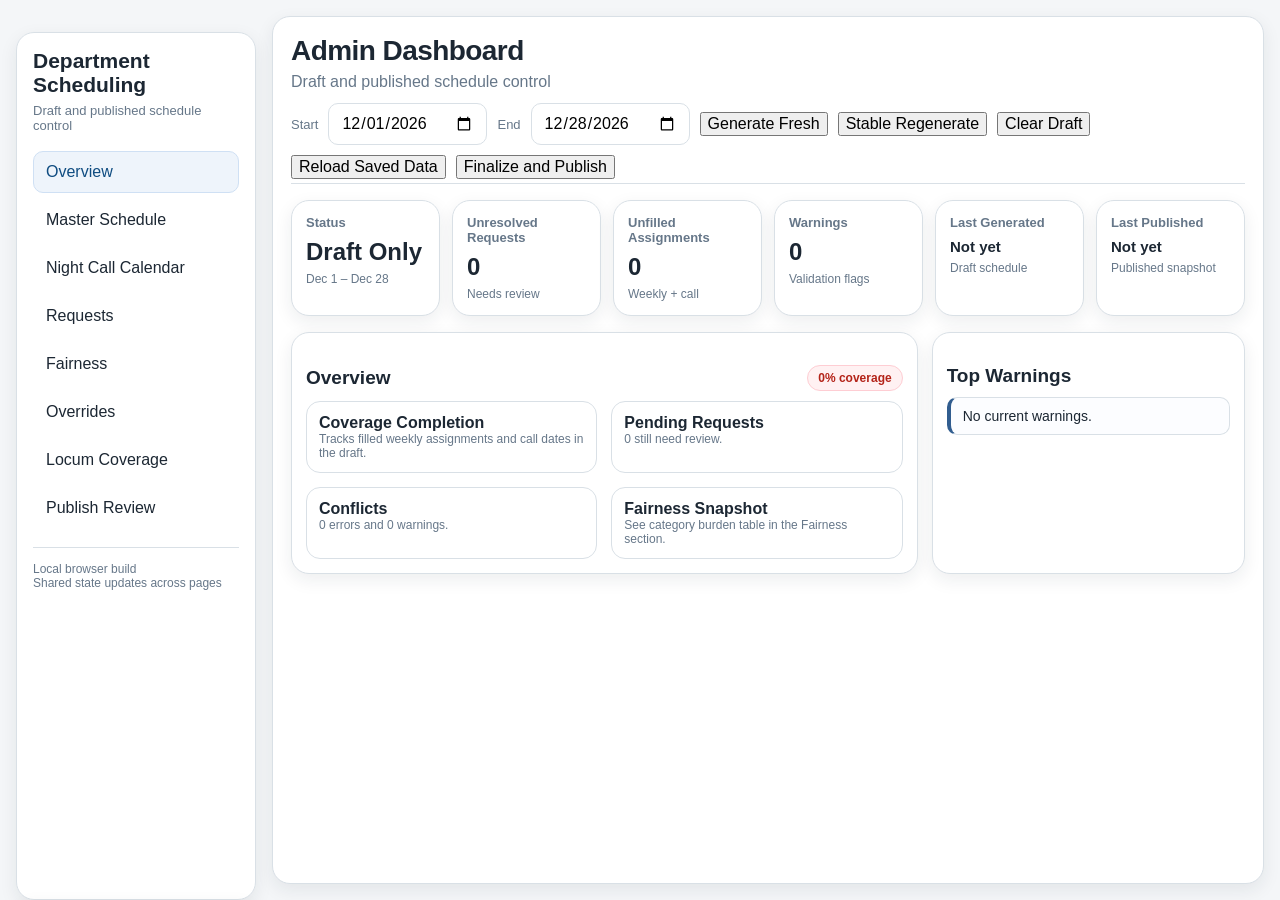
<file: admin.html>
<!doctype html>
<html>
<head>
  <meta charset="utf-8">
  <meta name="viewport" content="width=device-width, initial-scale=1">
  <title>Admin Dashboard</title>
  <style>

/* Exact fix: fairness header service cells only */
.fairness-tight th.service-ICU,
.fairness-tight th.service-GIM,
.fairness-tight th.service-CAR1,
.fairness-tight th.service-CAR2,
.fairness-tight th.service-OP1,
.fairness-tight th.service-OP2,
.fairness-tight th.service-OP3,
.fairness-tight th.service-Resp,
.fairness-tight th.service-Nephro,
.fairness-tight th.service-Echo,
.fairness-tight th.service-Weekend{
  color:#ffffff !important;
}











:root{
  --bg:#f4f6f8;
  --panel:#ffffff;
  --soft:#eef2f5;
  --line:#d9e0e6;
  --text:#1c2733;
  --muted:#667789;
  --accent:#315d8f;
  --accent-2:#0f4c81;
  --good:#2e7d32;
  --warn:#b7791f;
  --bad:#b42318;
  --locum:#6b46c1;
  --shadow:0 6px 18px rgba(26,39,53,.08);
  --radius:14px;
}
*{box-sizing:border-box}
html,body{margin:0;padding:0;height:100%;overflow:hidden;font-family:-apple-system,BlinkMacSystemFont,'Segoe UI',Roboto,Arial,sans-serif;color:var(--text);background:var(--bg)}
a{color:var(--accent-2);text-decoration:none}
button,input,select,textarea{font:inherit}
button{cursor:pointer}
.hidden{display:none!important}
.page-shell{display:grid;grid-template-columns:240px minmax(0,1fr);height:100vh;gap:16px;padding:16px;overflow:hidden}
.sidebar,.main-panel,.inspector,.home-shell,.mobile-shell{background:var(--panel);border:1px solid var(--line);box-shadow:var(--shadow);border-radius:18px}
.sidebar{padding:16px;position:sticky;top:16px;height:calc(100vh - 32px);overflow:auto;min-height:0}
.brand{font-size:21px;font-weight:700;margin-bottom:6px}
.brand-sub{color:var(--muted);font-size:13px;margin-bottom:18px}
.side-nav{display:flex;flex-direction:column;gap:6px}
.side-nav button{background:transparent;border:1px solid transparent;border-radius:10px;padding:11px 12px;text-align:left;color:var(--text)}
.side-nav button.active,.side-nav button:hover{background:#eef4fb;border-color:#cfe0f4;color:var(--accent-2)}
.side-footer{margin-top:18px;padding-top:14px;border-top:1px solid var(--line);color:var(--muted);font-size:12px}
.main-panel{padding:18px;overflow:auto;min-height:0}
.inspector{padding:18px;position:sticky;top:16px;height:calc(100vh - 32px);overflow:auto;min-height:0}
.topbar{display:flex;justify-content:space-between;gap:12px;align-items:flex-start;margin-bottom:16px;flex-wrap:wrap}
.title-block h1{margin:0 0 6px;font-size:28px}
.subtitle{margin:0;color:var(--muted)}
.action-row,.inline-actions,.form-row{display:flex;gap:10px;flex-wrap:wrap;align-items:center}
.action-row button,.btn{border:1px solid var(--line);background:#fff;padding:10px 14px;border-radius:10px;color:var(--text)}
.action-row button.primary,.btn.primary{background:var(--accent);border-color:var(--accent);color:#fff}
.action-row button.ghost,.btn.ghost{background:#f7fafc}
.action-row button.warn,.btn.warn{background:#fff7ed;border-color:#f0d4ae;color:#9a5f06}
.action-row button.success,.btn.success{background:#edf7ee;border-color:#b7dec0;color:#1a6c28}
.top-inputs{display:flex;gap:10px;flex-wrap:wrap;align-items:center}
.top-inputs label{font-size:13px;color:var(--muted)}
.top-inputs input,.top-inputs select,.field,textarea{border:1px solid var(--line);background:#fff;padding:10px 12px;border-radius:10px;min-height:42px}
.summary-grid{display:grid;grid-template-columns:repeat(6,minmax(130px,1fr));gap:12px;margin-bottom:16px}
.card{background:var(--panel);border:1px solid var(--line);border-radius:16px;padding:14px;box-shadow:var(--shadow)}
.stat-card h3{margin:0 0 8px;font-size:13px;color:var(--muted);font-weight:600}
.stat-value{font-size:24px;font-weight:700}
.stat-sub{color:var(--muted);font-size:12px;margin-top:6px}
.section-title{display:flex;justify-content:space-between;align-items:center;gap:10px;margin:18px 0 10px}
.section-title h2{margin:0;font-size:19px}
.panel-grid{display:grid;grid-template-columns:2fr 1fr;gap:14px}
.stack{display:flex;flex-direction:column;gap:14px}
.notice-list{display:flex;flex-direction:column;gap:8px}
.notice{border:1px solid var(--line);border-left:4px solid var(--accent);padding:10px 12px;border-radius:10px;background:#fcfdff;font-size:14px}
.notice.warning{border-left-color:var(--warn);background:#fffaf1}
.notice.error{border-left-color:var(--bad);background:#fff5f5}
.badge{display:inline-flex;align-items:center;gap:6px;border-radius:999px;padding:5px 10px;font-size:12px;font-weight:600;border:1px solid var(--line);background:#f8fafc;color:var(--text)}
.badge.good{background:#edf7ee;border-color:#b7dec0;color:#1a6c28}
.badge.warn{background:#fff7ed;border-color:#f0d4ae;color:#9a5f06}
.badge.bad{background:#fff1f2;border-color:#fecdd3;color:#b42318}
.badge.locum{background:#f5f3ff;border-color:#ddd6fe;color:var(--locum)}
.table-wrap{overflow:auto;border:1px solid var(--line);border-radius:16px;background:#fff}
table{width:100%;border-collapse:collapse}
th,td{padding:11px 12px;border-bottom:1px solid var(--line);vertical-align:top;font-size:14px}
th{background:#f8fafc;color:#435161;position:sticky;top:0;z-index:1}
tr:last-child td{border-bottom:none}
.service-col{width:110px;font-weight:700}
.assign-cell{min-width:140px;cursor:pointer}
.assign-chip{display:inline-flex;align-items:center;gap:6px;padding:7px 10px;border-radius:999px;background:#eef4fb;border:1px solid #d2e3f4;font-weight:600}
.assign-chip.locum{background:#f5f3ff;border-color:#ddd6fe;color:var(--locum)}
.assign-chip.unfilled{background:#fff5f5;border-color:#fecaca;color:#b42318}
.assign-chip.weekend{background:#fffaf0;border-color:#f3d6a1;color:#9a5f06}
.muted{color:var(--muted)}
.tabs{display:flex;gap:8px;flex-wrap:wrap;margin-bottom:14px}
.tabs button{background:#fff;border:1px solid var(--line);padding:10px 12px;border-radius:10px}
.tabs button.active{background:#eef4fb;border-color:#cfe0f4;color:var(--accent-2)}
.inspector h3{margin:0 0 12px}
.detail-box{border:1px solid var(--line);border-radius:14px;padding:12px;background:#fafcfe;margin-bottom:12px}
.kv{display:grid;grid-template-columns:110px 1fr;gap:8px;font-size:14px}
.kv div:nth-child(odd){color:var(--muted)}
.calendar-month{border:1px solid var(--line);border-radius:16px;background:#fff;overflow:hidden}
.month-title{padding:12px 14px;background:#f8fafc;border-bottom:1px solid var(--line);font-weight:700}
.month-grid{display:grid;grid-template-columns:repeat(7,1fr)}
.day-head,.day-cell{border-right:1px solid var(--line);border-bottom:1px solid var(--line);min-height:92px;padding:8px}
.day-head{min-height:auto;background:#fcfdff;font-size:12px;color:var(--muted);font-weight:700}
.month-grid > :nth-child(7n){border-right:none}
.day-num{font-size:12px;color:var(--muted);margin-bottom:8px}
.day-owner{font-size:13px;font-weight:700;display:inline-block;padding:4px 8px;border-radius:999px;background:#eef4fb;border:1px solid #d2e3f4}
.day-owner.locum{background:#f5f3ff;border-color:#ddd6fe;color:var(--locum)}
.day-owner.weekend{background:#fffaf0;border-color:#f3d6a1;color:#9a5f06}
.day-cell.weekend{background:#fffdf7}
.day-cell.unfilled{background:#fff5f5}
.list{display:flex;flex-direction:column;gap:10px}
.list-item{border:1px solid var(--line);border-radius:14px;padding:12px;background:#fff}
.request-strip{display:flex;gap:8px;overflow:auto;padding:8px 2px}
.date-pill{min-width:54px;border:1px solid var(--line);border-radius:12px;padding:8px 6px;background:#fff;text-align:center;cursor:pointer}
.date-pill small{display:block;color:var(--muted);font-size:11px}
.date-pill.active,.date-pill.in-range{background:#eef4fb;border-color:#cfe0f4}
.date-pill.single{background:#edf7ee;border-color:#b7dec0}
.selector-grid{display:grid;grid-template-columns:repeat(auto-fit,minmax(240px,1fr));gap:14px}
.checkbox-grid{display:grid;grid-template-columns:repeat(auto-fit,minmax(120px,1fr));gap:8px}
.check-card{border:1px solid var(--line);border-radius:12px;padding:10px;background:#fff}
.quick-card{border:1px solid var(--line);border-radius:14px;padding:12px;background:#fff}
.home-shell{max-width:980px;margin:28px auto;padding:28px}
.home-grid{display:grid;grid-template-columns:repeat(4,1fr);gap:14px;margin-top:20px}
.portal-link{display:block;border:1px solid var(--line);border-radius:16px;padding:18px;background:#fff;box-shadow:var(--shadow)}
.portal-link h2{margin:0 0 8px;font-size:20px}
.mobile-shell{max-width:760px;margin:14px auto;padding:16px}
.card-grid-2{display:grid;grid-template-columns:1fr 1fr;gap:14px}
.small{font-size:12px;color:var(--muted)}
.code{font-family:ui-monospace,SFMono-Regular,Menlo,Monaco,Consolas,monospace}
@media (max-width: 1220px){
  .page-shell{grid-template-columns:220px minmax(0,1fr)}
  .inspector{grid-column:1 / -1;position:static;height:auto}
}
@media (max-width: 900px){
  .page-shell{grid-template-columns:1fr;padding:10px}
  .sidebar{position:static;height:auto}
  .summary-grid{grid-template-columns:repeat(2,1fr)}
  .panel-grid,.card-grid-2,.home-grid{grid-template-columns:1fr}
}

.service-ICU{background:#eaf7ec!important;border-left:4px solid #2f855a!important}
.service-GIM{background:#fff7e8!important;border-left:4px solid #d69e2e!important}
.service-CAR1{background:#e9f2ff!important;border-left:4px solid #2b6cb0!important}
.service-CAR2{background:#e6eeff!important;border-left:4px solid #1d4ed8!important}
.service-Resp{background:#f4ebff!important;border-left:4px solid #7c3aed!important}
.service-Nephro{background:#f7efe9!important;border-left:4px solid #975a16!important}
.service-OP1,.service-OP2,.service-OP3{background:#f3f5f7!important;border-left:4px solid #718096!important}
.service-Echo{background:#e8fbf3!important;border-left:4px solid #10b981!important}
.service-Weekend{background:#fff1f1!important;border-left:4px solid #dc2626!important}
.week-row-label{white-space:nowrap;font-weight:700}
.service-header{font-size:12px;font-weight:700}
.service-cell{min-width:120px}
.fairness-tight th,.fairness-tight td{font-size:13px;padding:8px 10px;text-align:center}
.fairness-tight td:first-child,.fairness-tight th:first-child{text-align:left;position:sticky;left:0;background:#fff;z-index:1}
.pinned{outline:2px solid #eab308}
.pin-toggle{margin-left:6px;cursor:pointer;font-size:12px;user-select:none}
.cell-inner{display:flex;align-items:center;justify-content:space-between;gap:8px}
.calendar-months{display:flex;flex-direction:column;gap:16px}
.month-card{border:1px solid var(--line);border-radius:14px;padding:12px;background:#fff}
.month-header{font-weight:700;margin-bottom:10px}
.month-grid{display:grid;grid-template-columns:repeat(7,minmax(0,1fr));gap:6px}
.day-head{font-size:12px;color:var(--muted);text-align:center;padding:4px 0}
.day-cell{min-height:74px;border:1px solid var(--line);border-radius:10px;background:#fff;padding:8px;display:flex;flex-direction:column;align-items:flex-start;justify-content:flex-start;gap:6px}
.day-cell.clickable{cursor:pointer}
.day-cell.disabled,.day-cell:disabled{background:#f8fafc;color:#9aa7b5;cursor:not-allowed}
.day-cell.weekend-muted{background:#fafbfc}
.day-cell.single-selected{background:#e8f1fb;border-color:#9ab8da}
.day-cell.range-selected{background:#edf7ee;border-color:#9fd0a8}
.day-cell.weekend.range-selected{background:#fff6e8;border-color:#f2cf95}
.day-num{font-weight:700}
.day-note{font-size:11px;color:var(--muted);line-height:1.2}
.coverage-row{align-items:flex-start}


.lock-toggle{cursor:pointer;font-size:16px;user-select:none}
.top-inputs .mode-note{font-size:12px;color:var(--muted)}



:root{
  --svc-icu:#8f2020;
  --svc-gim:#163f73;
  --svc-car1:#1f7a45;
  --svc-car2:#1c6b74;
  --svc-resp:#6d3da8;
  --svc-nephro:#7a4b1f;
  --svc-op:#2f6fad;
  --svc-echo:#c76b17;
  --svc-weekend:#5b6472;
  --current-week:#fff7d6;
  --current-week-border:#e6c75b;
}
.topbar{padding-bottom:4px;border-bottom:1px solid var(--line)}
.title-block h1{letter-spacing:-0.02em}
.action-row button,.btn{font-weight:600;box-shadow:0 1px 2px rgba(0,0,0,.04)}
.card{border-radius:18px}
.table-wrap{border:1px solid var(--line);border-radius:16px;overflow:auto;background:#fff}
table{border-collapse:separate;border-spacing:0}
thead th{position:sticky;top:0;background:#f8fafc;z-index:2}
th.service-col,.week-row-label{position:sticky;left:0;background:#fff;z-index:1}
.assign-chip{background:#fff;border-color:rgba(0,0,0,.06);box-shadow:inset 0 0 0 1px rgba(255,255,255,.25)}
.assign-chip.weekend{background:#f7f7f8;border-color:#d7dbe0;color:#39414d}
.assign-chip.locum{background:#f5f3ff;border-color:#ddd6fe;color:#5b42b6}
.assign-chip.unfilled{background:#fff4f4;border-color:#fecaca;color:#b42318}
.service-header{color:#fff!important;border-left:none!important}
.service-ICU{background:color-mix(in srgb, var(--svc-icu) 10%, white)!important;border-left:4px solid var(--svc-icu)!important}
.service-GIM{background:color-mix(in srgb, var(--svc-gim) 10%, white)!important;border-left:4px solid var(--svc-gim)!important}
.service-CAR1{background:color-mix(in srgb, var(--svc-car1) 10%, white)!important;border-left:4px solid var(--svc-car1)!important}
.service-CAR2{background:color-mix(in srgb, var(--svc-car2) 10%, white)!important;border-left:4px solid var(--svc-car2)!important}
.service-Resp{background:color-mix(in srgb, var(--svc-resp) 10%, white)!important;border-left:4px solid var(--svc-resp)!important}
.service-Nephro{background:color-mix(in srgb, var(--svc-nephro) 10%, white)!important;border-left:4px solid var(--svc-nephro)!important}
.service-OP1,.service-OP2,.service-OP3{background:color-mix(in srgb, var(--svc-op) 10%, white)!important;border-left:4px solid var(--svc-op)!important}
.service-Echo{background:color-mix(in srgb, var(--svc-echo) 10%, white)!important;border-left:4px solid var(--svc-echo)!important}
.service-Weekend{background:color-mix(in srgb, var(--svc-weekend) 10%, white)!important;border-left:4px solid var(--svc-weekend)!important}
thead .service-ICU{background:var(--svc-icu)!important}
thead .service-GIM{background:var(--svc-gim)!important}
thead .service-CAR1{background:var(--svc-car1)!important}
thead .service-CAR2{background:var(--svc-car2)!important}
thead .service-Resp{background:var(--svc-resp)!important}
thead .service-Nephro{background:var(--svc-nephro)!important}
thead .service-OP1,thead .service-OP2,thead .service-OP3{background:var(--svc-op)!important}
thead .service-Echo{background:var(--svc-echo)!important}
thead .service-Weekend{background:var(--svc-weekend)!important}
.current-week-row td{background:var(--current-week)!important}
.current-week-row .week-row-label{background:var(--current-week)!important;box-shadow:inset 4px 0 0 var(--current-week-border)}
.current-schedule-card{background:linear-gradient(180deg,#fffdf6 0%, #fff9e6 100%);border-color:#ead48a}
.current-schedule-card .section-title h2{color:#7a5a00}
.schedule-snapshot-grid{display:grid;grid-template-columns:1fr;gap:12px}
.service-pill{display:inline-flex;align-items:center;gap:6px;padding:6px 10px;border-radius:999px;font-weight:700;font-size:12px;color:#fff}
.service-pill.icu{background:var(--svc-icu)}
.service-pill.gim{background:var(--svc-gim)}
.service-pill.car1{background:var(--svc-car1)}
.service-pill.car2{background:var(--svc-car2)}
.service-pill.resp{background:var(--svc-resp)}
.service-pill.nephro{background:var(--svc-nephro)}
.service-pill.op1,.service-pill.op2,.service-pill.op3{background:var(--svc-op)}
.service-pill.echo{background:var(--svc-echo)}
.service-pill.weekend{background:var(--svc-weekend)}
.service-pill.call{background:#405a7d}
.upcoming-label{font-size:11px;font-weight:700;letter-spacing:.04em;text-transform:uppercase;color:var(--muted);margin-bottom:8px}
.list-item.current-item{border-color:#ead48a;background:#fffdf6}
.day-cell.today,.day-cell.current-week{outline:2px solid #ead48a;outline-offset:-2px;background:#fffdf6}
@media (max-width: 900px){
  .summary-grid{grid-template-columns:repeat(2,minmax(140px,1fr))}
  .top-inputs{display:grid;grid-template-columns:1fr 1fr;align-items:end}
}

.night-month-nav{display:flex;align-items:center;justify-content:space-between;gap:10px;margin-bottom:12px}
.night-month-nav .month-label{font-weight:700}
</style>
<script src="./supabase.js?v=request-save-20260630"></script>
</head>
<body data-page="admin">
<script>window.PAGE_TYPE='admin';
function tableToCSV(table){
  const rows=[...table.querySelectorAll("tr")];
  return rows.map(r=>[...r.children].map(c=>'"'+c.innerText.replace(/"/g,'""')+'"').join(",")).join("\n");
}

function downloadCSV(csv,name){
  const blob=new Blob([csv],{type:"text/csv"});
  const url=URL.createObjectURL(blob);
  const a=document.createElement("a");
  a.href=url;a.download=name;a.click();
  URL.revokeObjectURL(url);
}

function exportMasterExcel(){
  const table=document.querySelector(".fit-master table");
  if(!table) return alert("No master schedule found");
  downloadCSV(tableToCSV(table),"master_schedule.csv");
}

function exportNightExcel(){
  const state = window.AppState && window.AppState.loadState ? window.AppState.loadState() : null;
  const nights = (state && state.draftNightManual) ? state.draftNightManual : [];
  if(!nights.length) return alert("No night call calendar found");
  const months = Array.from(new Set(nights.map(n => n.date.slice(0,7)))).sort();
  const storedMonth = window.AppPrefs.get('adminNightMonth') || '';
  const activeMonth = months.includes(storedMonth) ? storedMonth : (months[0] || '');
  const visible = nights.filter(n => n.date.startsWith(activeMonth));
  const people = Object.fromEntries([...(state?.physicians || []), ...(state?.locums || [])].map(p => [p.id, p.name || p.id]));
  const rows = [["Date","Owner","Type"]].concat(
    visible.map(n => [
      n.date || "",
      people[n.owner] || n.owner || "",
      n.weekend ? "Weekend call" : "Weekday night call"
    ])
  );
  const csv = rows.map(r => r.map(v => '"' + String(v).replace(/"/g,'""') + '"').join(",")).join("\n");
  downloadCSV(csv, "night_call.csv");
}

function exportNightPDF(){
  const monthCard = document.querySelector('.admin-night-export-month');
  if(!monthCard){
    alert("Night call calendar not found");
    return;
  }
  const state = window.AppState && window.AppState.loadState ? window.AppState.loadState() : null;
  const range = state?.settings?.scheduleStart && state?.settings?.scheduleEnd ? `${state.settings.scheduleStart} to ${state.settings.scheduleEnd}` : '';
  const generated = new Date().toLocaleDateString();
  const html = monthCard.outerHTML;
  const win = window.open('', '_blank');
  win.document.write(`
    <html>
      <head>
        <title>Night Call Calendar</title>
        <style>
          body { font-family: Arial, Helvetica, sans-serif; margin: 16px; color: #111; }
          .print-header{padding:0 0 12px 0;margin-bottom:12px;border-bottom:2px solid #d9e0e6}
          .print-header h1{margin:0 0 4px 0;font-size:22px}
          .print-header .sub{font-size:12px;color:#555}
          .calendar-month { margin-bottom: 18px; break-inside: avoid; page-break-inside: avoid; }
          .month-title { font-size: 18px; font-weight: 700; margin: 0 0 8px 0; }
          .month-grid { display: grid; grid-template-columns: repeat(7, 1fr); gap: 6px; }
          .day-head { font-size: 12px; font-weight: 700; text-align: center; padding: 4px 0; color:#666; }
          .day-cell { min-height: 78px; border: 1px solid #cfcfcf; border-radius: 6px; padding: 6px; box-sizing: border-box; background:#fff; }
          .day-num { font-size: 12px; font-weight: 700; margin-bottom: 4px; }
          .day-owner { font-size: 12px; line-height: 1.25; display: inline-block; }
          .weekend { background: #f6f6f6; }
          .inline-cell-editor, .btn, button { display: none !important; }
          @media print { body { margin: 10mm; } }
        </style>
</head>
      <body>
        <div class="print-header">
          <h1>Penticton GIM Night Call</h1>
          <div class="sub">${range ? `Schedule Range: ${range} · ` : ''}Generated ${generated}</div>
        </div>
        ${html}
      </body>
    </html>
  `);
  win.document.close();
  win.focus();
  win.print();
}

function exportMasterPDF(){
  const wrap = document.querySelector('.fit-master');
  const table = wrap ? wrap.querySelector('table') : null;
  if(!table){
    alert("Master schedule not found");
    return;
  }
  const state = window.AppState && window.AppState.loadState ? window.AppState.loadState() : null;
  const archive = (typeof getPhysicianSelectedArchiveState === 'function') ? getPhysicianSelectedArchiveState().archive : null;
  const range = archive?.start && archive?.end
    ? `${archive.start} to ${archive.end}`
    : (state?.settings?.scheduleStart && state?.settings?.scheduleEnd ? `${state.settings.scheduleStart} to ${state.settings.scheduleEnd}` : '');
  const generated = new Date().toLocaleDateString();
  const html = table.outerHTML;
  const win = window.open('', '_blank');
  win.document.write(`
    <html>
      <head>
        <title>Department Schedule PDF</title>
        <style>
          @page { size: landscape; margin: 10mm; }
          body { font-family: Arial, Helvetica, sans-serif; margin: 0; color: #111; -webkit-print-color-adjust: exact; print-color-adjust: exact; }
          .print-header{padding:0 0 12px 0;margin-bottom:12px;border-bottom:2px solid #d9e0e6}
          .print-header h1{margin:0 0 4px 0;font-size:22px}
          .print-header .sub{font-size:12px;color:#555}
          .print-wrap { width: 100%; }
          table { width: 100%; border-collapse: collapse; table-layout: fixed; }
          th, td { border: 1px solid #d6d6d6; padding: 6px 4px; font-size: 11px; text-align: center; vertical-align: top; }
          th.service-col, td.week-row-label { width: 110px; text-align: left; background:#fff; }
          .small { font-size: 10px; color: #666; }
          .service-header { font-weight: 700; color:#fff !important; }
          .assign-chip { display:inline-block; padding:2px 6px; border-radius:999px; font-size:10px; line-height:1.2; white-space:nowrap; border:1px solid #d9d9d9; background:#f7f7f7; color:#111; }
          .assign-chip.weekend{background:#eef1f4}
          .assign-chip.locum{background:#f5f3ff}
          thead .service-ICU{background:#8f2020 !important;color:#fff !important}
          thead .service-GIM{background:#163f73 !important;color:#fff !important}
          thead .service-CAR1{background:#1f7a45 !important;color:#fff !important}
          thead .service-CAR2{background:#1c6b74 !important;color:#fff !important}
          thead .service-Resp{background:#6d3da8 !important;color:#fff !important}
          thead .service-Nephro{background:#7a4b1f !important;color:#fff !important}
          thead .service-OP1, thead .service-OP2, thead .service-OP3{background:#2f6fad !important;color:#fff !important}
          thead .service-Echo{background:#c76b17 !important;color:#fff !important}
          thead .service-Weekend{background:#5b6472 !important;color:#fff !important}
          tbody td.service-ICU{background:#f7e3e3 !important;border-left:4px solid #8f2020 !important}
          tbody td.service-GIM{background:#e5eef8 !important;border-left:4px solid #163f73 !important}
          tbody td.service-CAR1{background:#e4f2ea !important;border-left:4px solid #1f7a45 !important}
          tbody td.service-CAR2{background:#e3eef0 !important;border-left:4px solid #1c6b74 !important}
          tbody td.service-Resp{background:#eee7f8 !important;border-left:4px solid #6d3da8 !important}
          tbody td.service-Nephro{background:#f3e9df !important;border-left:4px solid #7a4b1f !important}
          tbody td.service-OP1, tbody td.service-OP2, tbody td.service-OP3{background:#e7eef8 !important;border-left:4px solid #2f6fad !important}
          tbody td.service-Echo{background:#f9ede0 !important;border-left:4px solid #c76b17 !important}
          tbody td.service-Weekend{background:#eceef1 !important;border-left:4px solid #5b6472 !important}
          tbody tr.current-week-row td{background:#fff7d6 !important}
          .lock-toggle,.btn,button,.pin-toggle{display:none !important}
        </style>
</head>
      <body>
        <div class="print-header">
          <h1>Penticton GIM Schedule</h1>
          <div class="sub">${range ? `Schedule Range: ${range} · ` : ''}Generated ${generated}</div>
        </div>
        <div class="print-wrap">${html}</div>
      </body>
    </html>
  `);
  win.document.close();
  win.focus();
  win.print();
}

</script>
<script>(function(){
  const STORAGE_KEY = 'schedulerRebuildStateV13';
  let memoryFallback = null;

  function storageAvailable(){
    return false;
  }
  function readRaw(){
    if(memoryFallback != null) return memoryFallback;
    try{
      const boot = window.SchedulerCloud?.getBootState?.();
      if(boot && typeof boot === 'object'){
        memoryFallback = JSON.stringify(boot);
        return memoryFallback;
      }
    }catch(e){}
    return null;
  }
  function writeRaw(value){
    memoryFallback = value;
    try{
      const parsed = JSON.parse(value);
      window.SchedulerCloud?.setBootState?.(parsed);
    }catch(e){}
    try{ window.SchedulerCloud?.queuePush?.(STORAGE_KEY, value); }catch(e){}
  }
  function deepClone(x){ return JSON.parse(JSON.stringify(x)); }

  const physicians = [
    { id:'CL', name:'CL', type:'physician', services:['ICU','GIM','CAR1','CAR2','Echo','Weekend','Night','OP'], echoEligible:true, weekendEligible:true, nightEligible:true, opEligible:true,
      fairnessWeights:{ weeklyServices:1, icu:1, weekends:1, weekdayCall:1, echo:1 } },
    { id:'JK', name:'JK', type:'physician', services:['ICU','GIM','CAR1','CAR2','Weekend','Night','OP'], echoEligible:false, weekendEligible:true, nightEligible:true, opEligible:true,
      fairnessWeights:{ weeklyServices:1, icu:1, weekends:1, weekdayCall:1, echo:1 } },
    { id:'DK', name:'DK', type:'physician', services:['ICU','GIM','CAR1','CAR2','Echo','Weekend','Night','OP'], echoEligible:true, weekendEligible:true, nightEligible:true, opEligible:true,
      fairnessWeights:{ weeklyServices:1, icu:1, weekends:1, weekdayCall:1, echo:1 } },
    { id:'DC', name:'DC', type:'physician', services:['ICU','GIM','CAR1','CAR2','Echo','Weekend','Night','OP'], echoEligible:true, weekendEligible:true, nightEligible:true, opEligible:true,
      fairnessWeights:{ weeklyServices:0.5, icu:0.5, weekends:0.5, weekdayCall:0.5, echo:1 } },
    { id:'CD', name:'CD', type:'physician', services:['ICU','GIM','CAR1','CAR2','Weekend','Night','OP'], echoEligible:false, weekendEligible:true, nightEligible:true, opEligible:true,
      fairnessWeights:{ weeklyServices:1, icu:1, weekends:1, weekdayCall:1, echo:1 } },
    { id:'JL', name:'JL', type:'physician', services:['ICU','GIM','CAR1','Weekend','Night','OP'], echoEligible:false, weekendEligible:true, nightEligible:true, opEligible:true,
      fairnessWeights:{ weeklyServices:1, icu:1, weekends:1, weekdayCall:1, echo:1 } },
    { id:'BB', name:'BB', type:'physician', services:['ICU','Resp','Weekend','Night'], echoEligible:false, weekendEligible:true, nightEligible:true, opEligible:false,
      fairnessWeights:{ weeklyServices:1, icu:0.8, weekends:0.8, weekdayCall:0.8, echo:1 } },
    { id:'BF', name:'BF', type:'physician', services:['Nephro','Weekend','Night'], echoEligible:false, weekendEligible:true, nightEligible:true, opEligible:false,
      fairnessWeights:{ weeklyServices:1, icu:1, weekends:1, weekdayCall:1, echo:1 } },
    { id:'SM', name:'SM', type:'physician', services:['Nephro'], echoEligible:false, weekendEligible:false, nightEligible:false, opEligible:false,
      fairnessWeights:{ weeklyServices:1, icu:1, weekends:1, weekdayCall:1, echo:1 } },
    { id:'TR', name:'TR', type:'physician', services:['Resp'], echoEligible:false, weekendEligible:false, nightEligible:false, opEligible:false,
      fairnessWeights:{ weeklyServices:1, icu:1, weekends:1, weekdayCall:1, echo:1 } }
  ];

  const locums = [
    { id:'LOC1', name:'Locum 1', type:'locum', generalLocum:true, coveringPhysician:'', weeklyCoverage:[], callDates:[], weekendDates:[] },
    { id:'LOC2', name:'Locum 2', type:'locum', generalLocum:true, coveringPhysician:'', weeklyCoverage:[], callDates:[], weekendDates:[] },
    { id:'LOC3', name:'Locum 3', type:'locum', generalLocum:true, coveringPhysician:'', weeklyCoverage:[], callDates:[], weekendDates:[] },
    { id:'LOC4', name:'Locum 4', type:'locum', generalLocum:true, coveringPhysician:'', weeklyCoverage:[], callDates:[], weekendDates:[] }
  ];

  function defaultState(){
    const today = new Date();
    const yyyy = today.getFullYear();
    const mm = String(today.getMonth()+1).padStart(2,'0');
    return {
      physicians: deepClone(physicians),
      locums: deepClone(locums),
      requests: [],
      draftWeeks: [],
      publishedWeeks: [],
      draftNightManual: [],
      publishedNightManual: [],
      overrideLog: [],
      settings: {
        scheduleStart: `${yyyy}-${mm}-01`,
        scheduleEnd: `${yyyy}-${mm}-28`
      },
      metadata: {
        lastGeneratedAt: null,
        lastPublishedAt: null,
        buildResetMarker: ''
      },
      fairnessCarryForward: {},
      publishHistory: [],
      publishedArchives: [],
      currentPublishedArchiveId: '',
      generatedSummary: {
        fairnessSummary: [],
        validation: []
      }
    };
  }

  function mergePeople(existing, canonical){
    const map = Object.fromEntries((existing || []).map(p => [p.id, p]));
    return canonical.map(base => ({
      ...deepClone(base),
      ...(map[base.id] || {}),
      fairnessWeights: deepClone(base.fairnessWeights || (map[base.id]?.fairnessWeights) || {}),
      weeklyCoverage: deepClone(map[base.id]?.weeklyCoverage || base.weeklyCoverage || []),
      callDates: deepClone(map[base.id]?.callDates || base.callDates || []),
      weekendDates: deepClone(map[base.id]?.weekendDates || base.weekendDates || [])
    }));
  }

  
  function applyOneTimeFreshReset(merged){
    const marker = 'fresh_start_v1';
    if(merged?.metadata?.buildResetMarker === marker) return merged;
    merged.draftWeeks = [];
    merged.publishedWeeks = [];
    merged.draftNightManual = [];
    merged.publishedNightManual = [];
    merged.overrideLog = [];
    merged.fairnessCarryForward = {};
    merged.publishHistory = [];
    merged.publishedArchives = [];
    merged.currentPublishedArchiveId = '';
    merged.generatedSummary = { fairnessSummary: [], validation: [] };
    merged.metadata = { ...(merged.metadata || {}), lastGeneratedAt: null, lastPublishedAt: null, buildResetMarker: marker };
    return merged;
  }

  function removePublishedScheduleById(state, archiveId=''){
    if(!archiveId) return state;
    state.publishedArchives = (state.publishedArchives || []).filter(a => a.id !== archiveId);
    state.publishHistory = (state.publishHistory || []).filter(p => p.id !== archiveId);
    if(state.currentPublishedArchiveId === archiveId) state.currentPublishedArchiveId = '';
    if(!(state.publishedArchives || []).length){
      state.publishedWeeks = [];
      state.publishedNightManual = [];
      state.metadata.lastPublishedAt = null;
    }
    return state;
  }


  function rangesOverlap(startA, endA, startB, endB){
    if(!startA || !endA || !startB || !endB) return false;
    return !(endA < startB || startA > endB);
  }

  function getPublishedConflict(state, start, end){
    return (state.publishedArchives || []).find(a => rangesOverlap(start, end, a.start, a.end)) || null;
  }

  function getPublishedExactRange(state, start, end){
    return (state.publishedArchives || []).find(a => a.start === start && a.end === end) || null;
  }

  function publishRangeExists(state, start, end){
    return !!getPublishedConflict(state, start, end);
  }

  function loadState(){
    try{
      const raw = readRaw();
      let parsed = null;
      if(raw){
        parsed = JSON.parse(raw);
      } else {
        const boot = window.SchedulerCloud?.getBootState?.();
        if(boot && typeof boot === 'object'){
          parsed = deepClone(boot);
        }
      }
      if(!parsed){
        const init = defaultState();
        return init;
      }
      const base = defaultState();
      const merged = {
        ...base,
        ...parsed,
        physicians: mergePeople(parsed.physicians, base.physicians),
        locums: mergePeople(parsed.locums, base.locums),
        requests: parsed.requests || [],
        draftWeeks: parsed.draftWeeks || [],
        publishedWeeks: parsed.publishedWeeks || [],
        draftNightManual: parsed.draftNightManual || [],
        publishedNightManual: parsed.publishedNightManual || [],
        overrideLog: parsed.overrideLog || [],
        settings: { ...base.settings, ...(parsed.settings || {}) },
        metadata: { ...base.metadata, ...(parsed.metadata || {}) },
        fairnessCarryForward: parsed.fairnessCarryForward || {},
        publishHistory: parsed.publishHistory || [],
        publishedArchives: parsed.publishedArchives || [],
        currentPublishedArchiveId: parsed.currentPublishedArchiveId || '',
        generatedSummary: { ...base.generatedSummary, ...(parsed.generatedSummary || {}) }
      };
      applyOneTimeFreshReset(merged);
      return merged;
    }catch(err){
      console.error('loadState failed', err);
      const boot = window.SchedulerCloud?.getBootState?.();
      if(boot && typeof boot === 'object'){
        try{
          const cloned = deepClone(boot);
          return cloned;
        }catch(innerErr){
          console.error('loadState boot fallback failed', innerErr);
        }
      }
      const init = defaultState();
      return init;
    }
  }

  function saveState(state){ writeRaw(JSON.stringify(state)); }
  function updateState(mutator){
    const current = loadState();
    const next = mutator(deepClone(current)) || current;
    saveState(next);
    return next;
  }
  function resetState(){ const init = defaultState(); saveState(init); return init; }
  function publishDraft(){
    return updateState(state => {
      const start = state.settings?.scheduleStart || '';
      const end = state.settings?.scheduleEnd || '';
      if(publishRangeExists(state, start, end)) return state;
      const now = new Date().toISOString();
      const archiveId = `pub_${Date.now()}`;
      state.publishedWeeks = deepClone(state.draftWeeks);
      state.publishedNightManual = deepClone(state.draftNightManual);
      const fairnessSummary = (state.generatedSummary?.fairnessSummary || []);
      state.fairnessCarryForward = state.fairnessCarryForward || {};
      if(typeof accumulateFairnessIntoCarryForward === 'function'){
        state.fairnessCarryForward = accumulateFairnessIntoCarryForward(state.fairnessCarryForward || {}, fairnessSummary);
      }
      state.publishHistory = state.publishHistory || [];
      state.publishHistory.push({ id: archiveId, publishedAt: now, start, end, fairnessSummary: deepClone(fairnessSummary) });
      state.publishedArchives = state.publishedArchives || [];
      state.publishedArchives.push({ id: archiveId, publishedAt: now, start, end, weeks: deepClone(state.draftWeeks || []), nightAssignments: deepClone(state.draftNightManual || []) });
      state.currentPublishedArchiveId = archiveId;
      state.metadata.lastPublishedAt = now;
      return state;
    });
  }
  function upsertRequest(req){
    return updateState(state => {
      const idx = state.requests.findIndex(r => r.id === req.id);
      if(idx >= 0) state.requests[idx] = req;
      else state.requests.push(req);
      return state;
    });
  }
  function removeRequest(id){
    return updateState(state => {
      state.requests = state.requests.filter(r => r.id !== id);
      return state;
    });
  }
  function saveLocum(locumId, patch){
    return updateState(state => {
      const idx = state.locums.findIndex(l => l.id === locumId);
      if(idx >= 0) state.locums[idx] = { ...state.locums[idx], ...deepClone(patch) };
      return state;
    });
  }
  function addOverride(entry){
    return updateState(state => { state.overrideLog.unshift(entry); return state; });
  }
  function clearOverrides(){
    return updateState(state => { state.overrideLog = []; return state; });
  }

  window.AppState = {
    STORAGE_KEY,
    deepClone,
    defaultState,
    loadState,
    saveState,
    updateState,
    resetState,
    publishDraft,
    publishRangeExists,
    getPublishedConflict,
    getPublishedExactRange,
    removePublishedScheduleById,
    upsertRequest,
    removeRequest,
    saveLocum,
    addOverride,
    clearOverrides
  };
})();

function tableToCSV(table){
  const rows=[...table.querySelectorAll("tr")];
  return rows.map(r=>[...r.children].map(c=>'"'+c.innerText.replace(/"/g,'""')+'"').join(",")).join("\n");
}

function downloadCSV(csv,name){
  const blob=new Blob([csv],{type:"text/csv"});
  const url=URL.createObjectURL(blob);
  const a=document.createElement("a");
  a.href=url;a.download=name;a.click();
  URL.revokeObjectURL(url);
}

function exportMasterExcel(){
  const table=document.querySelector(".fit-master table");
  if(!table) return alert("No master schedule found");
  downloadCSV(tableToCSV(table),"master_schedule.csv");
}

function exportNightExcel(){
  const state = window.AppState && window.AppState.loadState ? window.AppState.loadState() : null;
  const nights = (state && state.draftNightManual) ? state.draftNightManual : [];
  if(!nights.length) return alert("No night call calendar found");
  const people = Object.fromEntries([...(state?.physicians || []), ...(state?.locums || [])].map(p => [p.id, p.name || p.id]));
  const rows = [["Date","Owner","Type"]].concat(
    nights.map(n => [
      n.date || "",
      people[n.owner] || n.owner || "",
      n.weekend ? "Weekend call" : "Weekday night call"
    ])
  );
  const csv = rows.map(r => r.map(v => '"' + String(v).replace(/"/g,'""') + '"').join(",")).join("\n");
  downloadCSV(csv, "night_call.csv");
}

function exportMasterPDF(){
  const wrap = document.querySelector('.fit-master');
  const table = wrap ? wrap.querySelector('table') : null;
  if(!table){
    alert("Master schedule not found");
    return;
  }

  const html = table.outerHTML;
  const win = window.open('', '_blank');
  win.document.write(`
    <html>
      <head>
        <title>Master Schedule</title>
        <style>
          @page { size: landscape; margin: 10mm; }
          body { font-family: Arial, Helvetica, sans-serif; margin: 0; color: #111; }
          .print-wrap { width: 100%; }
          table { width: 100%; border-collapse: collapse; table-layout: fixed; }
          th, td { border: 1px solid #d6d6d6; padding: 6px 4px; font-size: 11px; text-align: center; vertical-align: top; }
          th.service-col, td.week-row-label { width: 110px; text-align: left; }
          .small { font-size: 10px; color: #666; }
          .service-header { font-weight: 700; }
          .chip, .day-owner {
            display: inline-block;
            padding: 2px 6px;
            border-radius: 999px;
            font-size: 10px;
            line-height: 1.2;
            white-space: nowrap;
            border: 1px solid #d9d9d9;
            background: #f7f7f7;
            color: #111;
          }
          .service-cell.mine, .my-week-row td { background: #fafafa; }
          .service-ICU, .service-GIM, .service-CAR1, .service-CAR2, .service-Resp, .service-Nephro,
          .service-OP1, .service-OP2, .service-OP3, .service-Echo, .service-Weekend { background: transparent; }
          .lock-toggle, .btn, button { display: none !important; }
        </style>
</head>
      <body>
        <div class="print-wrap">${html}</div>
      </body>
    </html>
  `);
  win.document.close();
  win.focus();
  win.print();
}

</script>
<script>(function(){
  const MAJOR_SERVICES = ['ICU','GIM','CAR1','CAR2','Resp','Nephro','OP1','OP2','OP3'];
  const REQUIRED_SERVICES = ['Resp','Nephro','ICU','GIM','CAR1','CAR2'];
  const OPTIONAL_OP_SERVICES = ['OP1','OP2','OP3'];
  const ROW_SERVICES = ['ICU','GIM','CAR1','CAR2','Resp','Nephro','OP1','OP2','OP3','Echo','Weekend'];
  const OP_SERVICES = ['OP1','OP2','OP3'];
  const ECHO_ALLOWED = ['ICU','GIM','CAR1','CAR2','OP1','OP2','OP3'];

  function iso(date){ return new Date(date.getTime() - date.getTimezoneOffset()*60000).toISOString().slice(0,10); }
  function parseDate(str){ return new Date(str + 'T12:00:00'); }
  function addDays(date, days){ const d = new Date(date); d.setDate(d.getDate()+days); return d; }
  function monthKey(dateStr){ return dateStr.slice(0,7); }
  function startOfWeekMonday(date){ const d = new Date(date); const day = (d.getDay()+6)%7; return addDays(d, -day); }
  function daterange(start, end){ const arr=[]; let cur=new Date(start); while(cur<=end){ arr.push(new Date(cur)); cur=addDays(cur,1); } return arr; }
  function unique(arr){ return [...new Set(arr)]; }

  function getWeeks(startStr, endStr){
    const start = parseDate(startStr);
    const end = parseDate(endStr);
    const firstMon = startOfWeekMonday(start);
    const weeks = [];
    let cur = new Date(firstMon);
    while(cur <= end){
      const weekStart = iso(cur);
      weeks.push({
        weekStart,
        weekEnd: iso(addDays(cur,4)),
        weekendStart: iso(addDays(cur,5)),
        weekendEnd: iso(addDays(cur,6)),
        month: weekStart.slice(0,7),
        services: Object.fromEntries(MAJOR_SERVICES.concat(['Echo']).map(s => [s,''])),
        weekendOwner: '',
        validation: []
      });
      cur = addDays(cur,7);
    }
    return weeks;
  }

  function getAllPeople(state){ return [...state.physicians, ...state.locums]; }
  function personMap(state){ return Object.fromEntries(getAllPeople(state).map(p => [p.id, p])); }
  function physicianMap(state){ return Object.fromEntries(state.physicians.map(p => [p.id, p])); }
  function getApprovedRequests(state){ return (state.requests || []).filter(r => r.status !== 'denied'); }
  function requestOverlap(r, startStr, endStr){ return !(r.endDate < startStr || r.startDate > endStr); }
  function hasRequest(state, personId, type, startStr, endStr){
    return getApprovedRequests(state).some(r => r.personId === personId && r.type === type && requestOverlap(r, startStr, endStr));
  }
  function hasVacation(state, personId, startStr, endStr){ return hasRequest(state, personId, 'vacation', startStr, endStr); }
  function getLocumById(state, id){ return (state.locums || []).find(l => l.id === id); }

  function canDoService(person, service){
    if(!person) return false;
    if(service === 'Echo') return !!person.echoEligible;
    if(OP_SERVICES.includes(service)) return !!person.opEligible;
    if(service === 'Weekend') return !!person.weekendEligible;
    if(service === 'Night') return !!person.nightEligible;
    return (person.services || []).includes(service);
  }

  function fairnessWeight(person, bucket){
    const w = person?.fairnessWeights || {};
    if(bucket === 'service') return w.weeklyServices || 1;
    if(bucket === 'icu') return w.icu || 1;
    if(bucket === 'weekend') return w.weekends || 1;
    if(bucket === 'night') return w.weekdayCall || 1;
    if(bucket === 'echo') return w.echo || 1;
    return 1;
  }

  function targetPhysicianIdForAssignment(state, ownerId){
    const person = personMap(state)[ownerId];
    if(!person) return null;
    if(person.type !== 'locum') return ownerId;
    if(person.generalLocum) return null;
    return person.coveringPhysician || null;
  }

  function initFairnessStore(state){
    const store = {};
    state.physicians.forEach(p => {
      store[p.id] = {
        id:p.id,
        name:p.name,
        weekends:0,
        nightCalls:0,
        icuWeeks:0,
        weeklyServices:0,
        serviceCounts:{},
        weighted:{ weekends:0, nightCalls:0, icu:0, services:0 }
      };
    });
    return store;
  }

  function addFairnessCharge(state, store, ownerId, kind, service){
    const targetId = targetPhysicianIdForAssignment(state, ownerId);
    if(!targetId || !store[targetId]) return;
    const person = physicianMap(state)[targetId];
    if(kind === 'weekend'){
      store[targetId].weekends += 1;
      store[targetId].weighted.weekends = +(store[targetId].weekends / fairnessWeight(person,'weekend')).toFixed(2);
    } else if(kind === 'night'){
      store[targetId].nightCalls += 1;
      store[targetId].weighted.nightCalls = +(store[targetId].nightCalls / fairnessWeight(person,'night')).toFixed(2);
    } else if(kind === 'service'){
      if(service === 'ICU'){
        store[targetId].icuWeeks += 1;
        store[targetId].weighted.icu = +(store[targetId].icuWeeks / fairnessWeight(person,'icu')).toFixed(2);
      } else {
        store[targetId].weeklyServices += 1;
        store[targetId].weighted.services = +(store[targetId].weeklyServices / fairnessWeight(person,'service')).toFixed(2);
      }
      if(service){ store[targetId].serviceCounts[service] = (store[targetId].serviceCounts[service] || 0) + 1; }
    }
  }

  function summarizeFairness(state, weeks, nights){
    const store = initFairnessStore(state);
    weeks.forEach(week => {
      MAJOR_SERVICES.forEach(service => { if(week.services[service]) addFairnessCharge(state, store, week.services[service], 'service', service); });
      if(week.weekendOwner) addFairnessCharge(state, store, week.weekendOwner, 'weekend');
    });
    (nights || []).filter(n => !n.weekend && n.owner).forEach(n => addFairnessCharge(state, store, n.owner, 'night'));
    return Object.values(store).map(item => {
      item.compositeScore = +(
        item.weighted.services + item.weighted.icu + item.weighted.weekends + item.weighted.nightCalls
      ).toFixed(2);
      return item;
    }).sort((a,b) => a.compositeScore - b.compositeScore || a.id.localeCompare(b.id));
  }

  
  function applyPinnedAssignments(state, weeks){
    const priorWeeks = state.draftWeeks || [];
    const priorMap = Object.fromEntries(priorWeeks.map(w => [w.weekStart, w]));
    weeks.forEach(week => {
      const prior = priorMap[week.weekStart];
      if(!prior) return;
      week.pinnedServices = Object.assign({}, prior.pinnedServices || {});
      Object.keys(week.pinnedServices).forEach(service => {
        if(!week.pinnedServices[service]) return;
        if(service === 'Weekend') week.weekendOwner = prior.weekendOwner || '';
        else week.services[service] = (prior.services || {})[service] || '';
      });
    });
  }

  function currentScore(store, id, bucket){
    if(!store[id]) return 999;
    if(bucket === 'weekend') return store[id].weighted.weekends;
    if(bucket === 'night') return store[id].weighted.nightCalls;
    if(bucket === 'ICU') return store[id].weighted.icu;
    return store[id].weighted.services;
  }

  function buildAvailability(state, weeks){
    const avail = {};
    getAllPeople(state).forEach(person => {
      avail[person.id] = {};
      weeks.forEach(week => {
        avail[person.id][week.weekStart] = {
          serviceAvailable: !hasVacation(state, person.id, week.weekStart, week.weekEnd),
          nightAvailable: !hasVacation(state, person.id, week.weekStart, week.weekEnd) && !hasRequest(state, person.id,'no_call',week.weekStart, week.weekEnd) && !hasRequest(state, person.id,'no_night_call',week.weekStart, week.weekEnd),
          weekendAvailable: !hasVacation(state, person.id, week.weekStart, week.weekendEnd) && !hasRequest(state, person.id,'weekends_off',week.weekendStart, week.weekendEnd),
          respRequested: hasRequest(state, person.id, 'resp_week_request', week.weekStart, week.weekEnd),
          nephroRequested: hasRequest(state, person.id, 'nephro_week_request', week.weekStart, week.weekEnd),
          noGimWeek: hasRequest(state, person.id, 'no_gim_week', week.weekStart, week.weekEnd),
          noIcuWeek: hasRequest(state, person.id, 'no_icu_week', week.weekStart, week.weekEnd)
        };
      });
    });
    return avail;
  }


  function isBlockedForServiceRequest(availability, personId, weekStart, service){
    const av = availability?.[personId]?.[weekStart];
    if(!av) return false;
    if(service === 'GIM' && av.noGimWeek) return true;
    if(service === 'ICU' && av.noIcuWeek) return true;
    return false;
  }

  function peopleAssignedThisWeek(week){
    const ids = {};
    MAJOR_SERVICES.forEach(service => { if(week.services[service]) ids[week.services[service]] = service; });
    return ids;
  }

  
  function serviceBucketWeight(person, service){
    return service === 'ICU' ? fairnessWeight(person,'icu') : fairnessWeight(person,'service');
  }


  function computeIcuTargetsForRange(state, weeks, store){
    const eligible = state.physicians.filter(p => canDoService(p, 'ICU'));
    const totalEligibleFte = eligible.reduce((sum, p) => sum + Math.max(0.01, p.fte || 1.0), 0) || 1;
    const historicalDone = eligible.reduce((sum, p) => sum + ((store[p.id]?.serviceCounts?.ICU) || 0), 0);
    const blockIcuWeeks = weeks.length;
    const totalIcuWeeks = historicalDone + blockIcuWeeks;
    return Object.fromEntries(
      eligible.map(p => [p.id, totalIcuWeeks * (Math.max(0.01, p.fte || 1.0) / totalEligibleFte)])
    );
  }

  function computeServiceTargets(state, weeks, services){
    const targets = {};
    (services || MAJOR_SERVICES).forEach(service => {
      const eligible = state.physicians.filter(p => canDoService(p, service));
      const totalWeight = eligible.reduce((sum, p) => sum + serviceBucketWeight(p, service), 0) || 1;
      targets[service] = {};
      eligible.forEach(p => {
        targets[service][p.id] = +(weeks.length * serviceBucketWeight(p, service) / totalWeight).toFixed(4);
      });
    });
    return targets;
  }

  function serviceDeficitScore(store, personId, service, targets){
    const target = targets?.[service]?.[personId];
    if(target == null || target <= 0) return 999;
    const current = store[personId]?.serviceCounts?.[service] || 0;
    return +((current) / target).toFixed(4);
  }

  function serviceRecentPenalty(weeks, weekStart, personId, service){
    const idx = weeks.findIndex(w => w.weekStart === weekStart);
    if(idx <= 0) return 0;
    let penalty = 0;
    if(idx-1 >= 0 && weeks[idx-1].services?.[service] === personId) penalty += 0.25;
    if(idx-2 >= 0 && weeks[idx-2].services?.[service] === personId) penalty += 0.15;
    return penalty;
  }

  function overallWeeklyBurden(store, personId){
    if(!store[personId]) return 999;
    return +(store[personId].weighted.services + store[personId].weighted.icu).toFixed(4);
  }

  function opPriorityPenalty(service){
    return service === 'OP1' ? 0 : service === 'OP2' ? 0.2 : 0.4;
  }

  function serviceCandidates(state, availability, week, service, fairnessStore){
    const assigned = peopleAssignedThisWeek(week);
    return state.physicians.filter(p => {
      if(!canDoService(p, service)) return false;
      if(assigned[p.id]) return false;
      if(!availability[p.id][week.weekStart].serviceAvailable) return false;
      if(isBlockedForServiceRequest(availability, p.id, week.weekStart, service)) return false;
          // Simple BB rule: BB can only do ICU on weeks where BB is already assigned Resp.
          if(service === 'ICU' && p.id === 'BB' && week.services?.Resp !== 'BB') return false;
      return true;
    }).sort((a,b) => {
      const aPref = service === 'Resp' ? (availability[a.id][week.weekStart].respRequested ? -1 : 0)
        : service === 'Nephro' ? (availability[a.id][week.weekStart].nephroRequested ? -1 : 0) : 0;
      const bPref = service === 'Resp' ? (availability[b.id][week.weekStart].respRequested ? -1 : 0)
        : service === 'Nephro' ? (availability[b.id][week.weekStart].nephroRequested ? -1 : 0) : 0;
      if(aPref !== bPref) return aPref - bPref;
      const as = currentScore(fairnessStore, a.id, service);
      const bs = currentScore(fairnessStore, b.id, service);
      if(as !== bs) return as - bs;
      return a.id.localeCompare(b.id);
    });
  }

  function addAssignmentChargeSimple(store, state, ownerId, kind, service){
    const targetId = targetPhysicianIdForAssignment(state, ownerId) || ownerId;
    if(!store[targetId]) return;
    const person = physicianMap(state)[targetId];
    if(kind === 'weekend'){
      store[targetId].weekends += 1;
      store[targetId].weighted.weekends = +(store[targetId].weekends / fairnessWeight(person,'weekend')).toFixed(2);
    } else if(kind === 'night'){
      store[targetId].nightCalls += 1;
      store[targetId].weighted.nightCalls = +(store[targetId].nightCalls / fairnessWeight(person,'night')).toFixed(2);
    } else if(kind === 'service'){
      if(service === 'ICU'){
        store[targetId].icuWeeks += 1;
        store[targetId].weighted.icu = +(store[targetId].icuWeeks / fairnessWeight(person,'icu')).toFixed(2);
      } else {
        store[targetId].weeklyServices += 1;
        store[targetId].weighted.services = +(store[targetId].weeklyServices / fairnessWeight(person,'service')).toFixed(2);
      }
    }
  }

  


  function seedLocumWeeklyCoverage(state, weeks, availability, store){
    const weekMap = Object.fromEntries(weeks.map(w => [w.weekStart, w]));
    (state.locums || []).forEach(locum => {
      (locum.weeklyCoverage || []).forEach(entry => {
        const week = weekMap[entry.weekStart];
        if(!week || week.locked) return;
        if(!availability[locum.id]?.[week.weekStart]?.serviceAvailable) return;
        (entry.services || []).forEach(service => {
          if(!MAJOR_SERVICES.includes(service)) return;
          if(!week.services[service]){
            week.services[service] = locum.id;
            addAssignmentChargeSimple(store, state, locum.id, 'service', service);
          }
        });
      });
    });
  }

  function seedLocumWeekends(state, weeks, availability, store){
    const weekMap = Object.fromEntries(weeks.map(w => [w.weekendStart, w]));
    (state.locums || []).forEach(locum => {
      (locum.weekendDates || []).forEach(date => {
        const week = weekMap[date];
        if(!week || week.locked) return;
        if(!availability[locum.id]?.[week.weekStart]?.weekendAvailable) return;
        if(!week.weekendOwner){
          week.weekendOwner = locum.id;
          addAssignmentChargeSimple(store, state, locum.id, 'weekend');
        }
      });
    });
  }

  function seedLocumNightCalls(state, weeks, availability, store, out, map, perMonth, perWeek){
    const validDates = new Set();
    weeks.forEach(week => {
      const mon = parseDate(week.weekStart);
      for(let i=0;i<5;i++) validDates.add(iso(addDays(mon,i)));
    });
    (state.locums || []).forEach(locum => {
      (locum.callDates || []).forEach(date => {
        if(!validDates.has(date)) return;
        const week = weeks.find(w => date >= w.weekStart && date <= w.weekEnd);
        if(!week || week.locked) return;
        if(!availability[locum.id]?.[week.weekStart]?.nightAvailable) return;
        const month = monthKey(date);
        if(map[date]) return;
        out.push({ date, owner: locum.id, weekend:false, weekStart:week.weekStart });
        map[date] = locum.id;
        perMonth[`${locum.id}:${month}`] = (perMonth[`${locum.id}:${month}`]||0)+1;
        perWeek[`${locum.id}:${week.weekStart}`] = (perWeek[`${locum.id}:${week.weekStart}`]||0)+1;
        addAssignmentChargeSimple(store, state, locum.id, 'night');
      });
    });
  }

function enforceHardNoGimNoIcuBlocks(state, weeks, availability){
  // Final safety guard: No GIM Week and No ICU Week are absolute blocks for those services only.
  ['ICU','GIM'].forEach(service => {
    weeks.forEach((week, idx) => {
      const owner = (week.services || {})[service] || '';
      if(!owner) return;
      if(!isBlockedForServiceRequest(availability, owner, week.weekStart, service)) return;

      console.warn(`Blocked invalid ${service} assignment: ${owner} on ${week.weekStart}`);
      week.services[service] = '';
      const assigned = peopleAssignedThisWeek(week);
      const prevOwner = idx > 0 ? weeks[idx-1].services?.[service] : '';
      const prev2Owner = idx > 1 ? weeks[idx-2].services?.[service] : '';

      const replacement = state.physicians
        .filter(p => {
          if(!canDoService(p, service)) return false;
          if(assigned[p.id]) return false;
          if(!availability[p.id]?.[week.weekStart]?.serviceAvailable) return false;
          if(isBlockedForServiceRequest(availability, p.id, week.weekStart, service)) return false;
          return true;
        })
        .sort((a,b) => {
          const aRecent = (a.id === prevOwner || a.id === prev2Owner) ? 0.5 : 0;
          const bRecent = (b.id === prevOwner || b.id === prev2Owner) ? 0.5 : 0;
          if(aRecent !== bRecent) return aRecent - bRecent;
          return a.id.localeCompare(b.id);
        })[0];

      if(replacement) week.services[service] = replacement.id;
    });
  });
}

function assignMajorServices(state, weeks, availability){
    const store = initFairnessStore(state);
    seedLocumWeeklyCoverage(state, weeks, availability, store);
    const requiredTargets = computeServiceTargets(state, weeks, REQUIRED_SERVICES);
    const icuTargets = computeIcuTargetsForRange(state, weeks, store);

    REQUIRED_SERVICES.forEach(service => {
      weeks.forEach((week, idx) => {
        if(week.services[service]) return;
        const assigned = peopleAssignedThisWeek(week);
        const candidates = state.physicians.filter(p => {
          if(!canDoService(p, service)) return false;
          if(assigned[p.id]) return false;
          if(!availability[p.id][week.weekStart].serviceAvailable) return false;
          return true;
        }).sort((a,b) => {
          const aPref = service === 'Resp' ? (availability[a.id][week.weekStart].respRequested ? -1 : 0)
            : service === 'Nephro' ? (availability[a.id][week.weekStart].nephroRequested ? -1 : 0) : 0;
          const bPref = service === 'Resp' ? (availability[b.id][week.weekStart].respRequested ? -1 : 0)
            : service === 'Nephro' ? (availability[b.id][week.weekStart].nephroRequested ? -1 : 0) : 0;
          if(aPref !== bPref) return aPref - bPref;

          const aDef = serviceDeficitScore(store, a.id, service, requiredTargets) + serviceRecentPenalty(weeks, week.weekStart, a.id, service);
          const bDef = serviceDeficitScore(store, b.id, service, requiredTargets) + serviceRecentPenalty(weeks, week.weekStart, b.id, service);
          if(aDef !== bDef) return aDef - bDef;

          const aOverall = overallWeeklyBurden(store, a.id);
          const bOverall = overallWeeklyBurden(store, b.id);
          if(aOverall !== bOverall) return aOverall - bOverall;

          return a.id.localeCompare(b.id);
        });
        if(candidates[0]){
          week.services[service] = candidates[0].id;
          addAssignmentChargeSimple(store, state, candidates[0].id, 'service', service);
        }
      });
    });


    // BB ICU rescue pass (surgical): after the normal schedule is built, make sure BB
    // receives about 80% of a normal full-time ICU share. To satisfy the local rule,
    // any ICU week given to BB is also made a BB Resp week. This is intentionally a
    // small post-pass and does not change the main fairness engine.
    (function ensureBBGetsLimitedIcuOnRespWeeks(){
      const bb = state.physicians.find(p => p.id === 'BB');
      if(!bb || !canDoService(bb, 'ICU') || !canDoService(bb, 'Resp')) return;

      function countService(ownerId, service){
        return weeks.reduce((sum, week) => sum + ((week.services || {})[service] === ownerId ? 1 : 0), 0);
      }
      function decrementService(ownerId, service){
        if(!ownerId || !store[ownerId]) return;
        store[ownerId].serviceCounts = store[ownerId].serviceCounts || {};
        store[ownerId].serviceCounts[service] = Math.max(0, (store[ownerId].serviceCounts[service] || 0) - 1);
        const person = physicianMap(state)[ownerId];
        if(service === 'ICU'){
          store[ownerId].icuWeeks = Math.max(0, (store[ownerId].icuWeeks || 0) - 1);
          store[ownerId].weighted.icu = +(store[ownerId].icuWeeks / fairnessWeight(person,'icu')).toFixed(2);
        } else {
          store[ownerId].weeklyServices = Math.max(0, (store[ownerId].weeklyServices || 0) - 1);
          store[ownerId].weighted.services = +(store[ownerId].weeklyServices / fairnessWeight(person,'service')).toFixed(2);
        }
      }

      const fullTimeIcuIds = state.physicians
        .filter(p => p.id !== 'BB' && p.id !== 'DC' && canDoService(p, 'ICU'))
        .map(p => p.id);
      const avgFullTimeIcu = fullTimeIcuIds.length
        ? fullTimeIcuIds.reduce((sum, id) => sum + countService(id, 'ICU'), 0) / fullTimeIcuIds.length
        : 0;
      const target = Math.max(1, Math.round(avgFullTimeIcu * 0.8));
      let current = countService('BB', 'ICU');
      if(current >= target) return;

      const candidates = weeks.filter(week => {
        if(week.locked) return false;
        if((week.pinnedServices || {}).ICU || (week.pinnedServices || {}).Resp) return false;
        if((week.services || {}).ICU === 'BB') return false;
        if(!availability.BB?.[week.weekStart]?.serviceAvailable) return false;
        if(availability.BB?.[week.weekStart]?.noIcuWeek) return false;
        const assigned = peopleAssignedThisWeek(week);
        const bbOtherService = assigned.BB;
        if(bbOtherService && !['Resp','ICU'].includes(bbOtherService)) return false;
        return true;
      }).sort((a,b) => {
        const aAlreadyResp = (a.services || {}).Resp === 'BB' ? 0 : 1;
        const bAlreadyResp = (b.services || {}).Resp === 'BB' ? 0 : 1;
        if(aAlreadyResp !== bAlreadyResp) return aAlreadyResp - bAlreadyResp;
        const aOldIcu = (a.services || {}).ICU || '';
        const bOldIcu = (b.services || {}).ICU || '';
        const aOldCount = aOldIcu && store[aOldIcu] ? (store[aOldIcu].serviceCounts?.ICU || 0) : 0;
        const bOldCount = bOldIcu && store[bOldIcu] ? (store[bOldIcu].serviceCounts?.ICU || 0) : 0;
        return bOldCount - aOldCount || a.weekStart.localeCompare(b.weekStart);
      });

      for(const week of candidates){
        if(current >= target) break;
        const oldResp = (week.services || {}).Resp || '';
        const oldIcu = (week.services || {}).ICU || '';
        if(oldResp && oldResp !== 'BB') decrementService(oldResp, 'Resp');
        if(oldIcu && oldIcu !== 'BB') decrementService(oldIcu, 'ICU');
        week.services.Resp = 'BB';
        week.services.ICU = 'BB';
        if(oldResp !== 'BB') addAssignmentChargeSimple(store, state, 'BB', 'service', 'Resp');
        addAssignmentChargeSimple(store, state, 'BB', 'service', 'ICU');
        current = countService('BB', 'ICU');
      }
    })();

    OPTIONAL_OP_SERVICES.forEach(service => {
      weeks.forEach((week, idx) => {
        if(week.services[service]) return;
        const assigned = peopleAssignedThisWeek(week);
        const candidates = state.physicians.filter(p => {
          if(!canDoService(p, service)) return false;
          if(assigned[p.id]) return false;
          if(!availability[p.id][week.weekStart].serviceAvailable) return false;
          return true;
        }).sort((a,b) => {
          const aOverall = overallWeeklyBurden(store, a.id) + serviceRecentPenalty(weeks, week.weekStart, a.id, service) + opPriorityPenalty(service);
          const bOverall = overallWeeklyBurden(store, b.id) + serviceRecentPenalty(weeks, week.weekStart, b.id, service) + opPriorityPenalty(service);
          if(aOverall !== bOverall) return aOverall - bOverall;
          return a.id.localeCompare(b.id);
        });
        if(candidates[0]){
          week.services[service] = candidates[0].id;
          addAssignmentChargeSimple(store, state, candidates[0].id, 'service', service);
        } else {
          week.services[service] = '';
        }
      });
    });

    const echoOrder = ['CL','DK','DC'];
    const echoCounts = Object.fromEntries(echoOrder.map(id => [id, 0]));
    function echoLoadScore(personId){
      const p = physicianMap(state)[personId];
      return (echoCounts[personId] || 0) / fairnessWeight(p, 'echo');
    }
    function tryMakeEchoEligible(week, person){
      if(!person || !person.echoEligible) return false;
      if(!availability[person.id]?.[week.weekStart]?.serviceAvailable) return false;
      if(getPrimaryServiceForPerson(week, person.id)) return ECHO_ALLOWED.includes(getPrimaryServiceForPerson(week, person.id));
      const assigned = peopleAssignedThisWeek(week);
      if(assigned[person.id]) return false;
      const openOp = ['OP3','OP2','OP1'].find(s => !week.services[s] && canDoService(person, s));
      if(openOp){
        week.services[openOp] = person.id;
        addAssignmentChargeSimple(store, state, person.id, 'service', openOp);
        return true;
      }
      return false;
    }

    enforceHardNoGimNoIcuBlocks(state, weeks, availability);

    weeks.forEach((week, idx) => {
      const preferred = echoOrder[idx % echoOrder.length];
      const lowestEchoId = echoOrder.slice().sort((a,b) => {
        const diff = echoLoadScore(a) - echoLoadScore(b);
        if(diff !== 0) return diff;
        return echoOrder.indexOf(a) - echoOrder.indexOf(b);
      })[0];
      const preferredPerson = physicianMap(state)[lowestEchoId || preferred];
      tryMakeEchoEligible(week, preferredPerson);

      const echoCandidates = state.physicians.filter(p => p.echoEligible && availability[p.id][week.weekStart].serviceAvailable && ECHO_ALLOWED.includes(getPrimaryServiceForPerson(week,p.id)))
        .sort((a,b) => {
          const as = echoLoadScore(a.id);
          const bs = echoLoadScore(b.id);
          if(as !== bs) return as - bs;
          const ap = echoOrder.indexOf(a.id); const bp = echoOrder.indexOf(b.id);
          if(ap !== bp) return (ap === -1 ? 99 : ap) - (bp === -1 ? 99 : bp);
          return a.id.localeCompare(b.id);
        });
      if(echoCandidates.length){
        week.services.Echo = echoCandidates[0].id;
        if(echoCounts[week.services.Echo] != null) echoCounts[week.services.Echo] += 1;
      } else {
        week.services.Echo = '';
      }
    });
  }

  function getPrimaryServiceForPerson(week, personId){
    return MAJOR_SERVICES.find(s => week.services[s] === personId) || '';
  }

  function weekendPreferenceScore(weeks, idx, personId){
    let score = 0;
    const current = weeks[idx];
    const next = weeks[idx+1];
    const currentSvc = current ? getPrimaryServiceForPerson(current, personId) : '';
    const nextSvc = next ? getPrimaryServiceForPerson(next, personId) : '';
    // Strong preference: weekend after that same week's ICU/GIM.
    if(['ICU','GIM'].includes(currentSvc)) score -= 100;
    // Fallback preference: weekend before next week's ICU/GIM.
    if(['ICU','GIM'].includes(nextSvc)) score -= 80;
    return score;
  }

  function assignWeekendOwners(state, weeks, availability){
    const store = initFairnessStore(state);
    seedLocumWeekends(state, weeks, availability, store);
    weeks.forEach((week, idx) => {
      if(week.locked) return;
      if(week.weekendOwner) return;
      const month = monthKey(week.weekendStart);
      const monthCounts = Object.fromEntries(state.physicians.map(p => [p.id, 0]));
      weeks.slice(0,idx).forEach(prev => { if(prev.weekendOwner && state.physicians.some(p => p.id===prev.weekendOwner)) monthCounts[prev.weekendOwner] = (monthCounts[prev.weekendOwner]||0)+ (monthKey(prev.weekendStart)===month?1:0); });
      const candidates = state.physicians.filter(p => p.weekendEligible && availability[p.id][week.weekStart].weekendAvailable && (monthCounts[p.id]||0) < 1)
        .sort((a,b) => {
          const aScore = currentScore(store, a.id, 'weekend') + weekendPreferenceScore(weeks, idx, a.id);
          const bScore = currentScore(store, b.id, 'weekend') + weekendPreferenceScore(weeks, idx, b.id);
          if(aScore !== bScore) return aScore - bScore;
          return a.id.localeCompare(b.id);
        });
      if(candidates[0]){
        week.weekendOwner = candidates[0].id;
        addAssignmentChargeSimple(store, state, candidates[0].id, 'weekend');
      }
    });
  }

  function nightAssignmentsMap(nights){ return Object.fromEntries((nights||[]).map(n => [n.date, n.owner])); }
  function isLocumId(state, personId){ return (state.locums || []).some(l => l.id === personId); }
  function isPhysicianId(state, personId){ return (state.physicians || []).some(p => p.id === personId); }
  function isBFAllowedWeekdayNight(week, personId){
    // BF weekday night call only on weeks where BF is assigned to Nephro. Weekend/locum rules are separate.
    return personId !== 'BF' || ((week && week.services && week.services.Nephro) === 'BF');
  }
  function daysBetween(dateA, dateB){
    return Math.round((parseDate(dateA) - parseDate(dateB)) / 86400000);
  }
  function callSpacingPenalty(state, map, personId, dateStr, week, dayIndex, weeks, idx){
    if(isLocumId(state, personId) || !isPhysicianId(state, personId)) return 0;
    let penalty = 0;
    Object.entries(map || {}).forEach(([assignedDate, owner]) => {
      if(owner !== personId) return;
      if(isLocumId(state, owner)) return;
      const gap = Math.abs(daysBetween(dateStr, assignedDate));
      if(gap === 1) penalty += 10000;       // back-to-back call
      else if(gap === 2) penalty += 6500;   // 48-hour / Monday-Wednesday style spacing
    });

    const prevWeekendOwner = idx > 0 ? weeks[idx-1].weekendOwner : '';
    if(prevWeekendOwner === personId && isPhysicianId(state, prevWeekendOwner) && dayIndex <= 1) penalty += 9000; // Mon/Tue after physician weekend
    if(week.weekendOwner === personId && isPhysicianId(state, week.weekendOwner) && dayIndex >= 3) penalty += 9000; // Thu/Fri before physician weekend
    return penalty;
  }

  function violatesHardPhysicianCallSpacing(state, map, personId, dateStr, week, dayIndex, weeks, idx){
    // Justin rule: for regular physicians only, do not place call within 48 hours of another call.
    // Locum-selected dates are not constrained by this rule.
    if(isLocumId(state, personId) || !isPhysicianId(state, personId)) return false;

    for(const [assignedDate, owner] of Object.entries(map || {})){
      if(owner !== personId) continue;
      if(isLocumId(state, owner)) continue;
      const gap = Math.abs(daysBetween(dateStr, assignedDate));
      if(gap <= 2) return true;
    }

    const prevWeekendOwner = idx > 0 ? weeks[idx-1].weekendOwner : '';
    if(prevWeekendOwner === personId && isPhysicianId(state, prevWeekendOwner) && dayIndex <= 1) return true;
    if(week.weekendOwner === personId && isPhysicianId(state, week.weekendOwner) && dayIndex >= 3) return true;
    return false;
  }

  function assignWeekdayNights(state, weeks, availability){
    const store = initFairnessStore(state);
    const out = [];
    const map = {};
    const perMonth = {};
    const perWeek = {};
    seedLocumNightCalls(state, weeks, availability, store, out, map, perMonth, perWeek);

    weeks.forEach((week, idx) => {
      if(week.locked) return;
      const mon = parseDate(week.weekStart);
      for(let i=0;i<5;i++){
        const date = iso(addDays(mon,i));
        const month = monthKey(date);
        if(map[date]) continue;

        const baseCandidates = state.physicians.filter(p => {
          if(!p.nightEligible) return false;
          if(!availability[p.id][week.weekStart].nightAvailable) return false;
          if(hasRequest(state,p.id,'no_call',date,date) || hasRequest(state,p.id,'no_night_call',date,date) || hasVacation(state,p.id,date,date)) return false;
          if((perMonth[`${p.id}:${month}`]||0) >= 4) return false;
          if((perWeek[`${p.id}:${week.weekStart}`]||0) >= 2) return false;
          if(week.weekendOwner === p.id && (perWeek[`${p.id}:${week.weekStart}`]||0) >= 1) return false;
          if(!isBFAllowedWeekdayNight(week, p.id)) return false;
          return true;
        });

        const candidates = baseCandidates
          .filter(p => !violatesHardPhysicianCallSpacing(state, map, p.id, date, week, i, weeks, idx))
          .sort((a,b) => {
            const as = currentScore(store, a.id, 'night') + callSpacingPenalty(state, map, a.id, date, week, i, weeks, idx);
            const bs = currentScore(store, b.id, 'night') + callSpacingPenalty(state, map, b.id, date, week, i, weeks, idx);
            if(as !== bs) return as - bs;
            return a.id.localeCompare(b.id);
          });

        const chosen = candidates[0];
        out.push({ date, owner: chosen ? chosen.id : '', weekend:false, weekStart:week.weekStart });
        if(chosen){
          map[date] = chosen.id;
          perMonth[`${chosen.id}:${month}`] = (perMonth[`${chosen.id}:${month}`]||0)+1;
          perWeek[`${chosen.id}:${week.weekStart}`] = (perWeek[`${chosen.id}:${week.weekStart}`]||0)+1;
          addAssignmentChargeSimple(store, state, chosen.id, 'night');
        }
      }
      out.push({ date: week.weekendStart, owner: week.weekendOwner || '', weekend:true, weekStart:week.weekStart });
      out.push({ date: week.weekendEnd, owner: week.weekendOwner || '', weekend:true, weekStart:week.weekStart });
      if(week.weekendOwner){ map[week.weekendStart] = week.weekendOwner; map[week.weekendEnd] = week.weekendOwner; }
    });
    return out;
  }

  function generatedOverrideRecord(kind, context, fromOwner, toOwner){
    return {
      id:`ovr-${Date.now()}-${Math.random().toString(36).slice(2,8)}`,
      kind,
      context,
      fromOwner,
      toOwner,
      timestamp:new Date().toISOString()
    };
  }



  function explainUnfilledRequiredService(state, weeks, week, service, availability){
    const assigned = peopleAssignedThisWeek(week);
    return (state.physicians || []).map(p => {
      const reasons = [];
      if(!canDoService(p, service)) reasons.push('not eligible for ' + service);
      if(assigned[p.id]) reasons.push('already assigned ' + assigned[p.id]);
      const av = availability?.[p.id]?.[week.weekStart];
      if(!av || av.serviceAvailable === false){
        if(hasVacation(state, p.id, week.weekStart, week.weekendEnd)) reasons.push('away/vacation that week');
        else reasons.push('not service-available that week');
      }
      if(service === 'ICU' && av?.noIcuWeek) reasons.push('requested no ICU only');
      if(service === 'GIM' && av?.noGimWeek) reasons.push('requested no GIM only');
      if(service === 'Resp' && av && !av.respRequested && p.id === 'BB') reasons.push('BB Resp not specifically requested this week');
      if(!reasons.length) reasons.push('eligible and available — unfilled may indicate assignment logic gap');
      return p.id + ': ' + reasons.join(', ');
    }).join(' | ');
  }

  function validateSchedule(state, weeks, nights){
    const map = personMap(state);
    const availability = buildAvailability(state, weeks || []);
    const issues = [];
    const nightMap = nightAssignmentsMap(nights);
    const weekdayMonthCounts = {};
    const weekendMonthCounts = {};
    const weekdayWeekCounts = {};

    weeks.forEach(week => {
      const assignedPeople = {};
      MAJOR_SERVICES.forEach(service => {
        const owner = week.services[service];
        if(!owner){
          if(!OPTIONAL_OP_SERVICES.includes(service)){
            const details = explainUnfilledRequiredService(state, weeks, week, service, availability);
            issues.push({ level:'warning', code:'service-unfilled-debug', message:`${service} unfilled for ${week.weekStart}. Rule audit: ${details}`, weekStart:week.weekStart });
          }
          return;
        }
        if(map[owner]?.type !== 'locum' && !canDoService(map[owner], service)) issues.push({ level:'error', code:'service-eligibility', message:`${owner} not eligible for ${service}`, weekStart:week.weekStart });
        if(assignedPeople[owner]) issues.push({ level:'error', code:'double-major-service', message:`${owner} has multiple major services`, weekStart:week.weekStart });
        assignedPeople[owner] = service;
      });
      if(!week.services.Echo) issues.push({ level:'warning', code:'echo-unfilled', message:'Echo unfilled', weekStart:week.weekStart });
      else {
        const base = getPrimaryServiceForPerson(week, week.services.Echo);
        if(!ECHO_ALLOWED.includes(base)) issues.push({ level:'error', code:'illegal-echo-pairing', message:`Echo paired illegally with ${base || 'none'}`, weekStart:week.weekStart });
      }
      if(!week.weekendOwner) issues.push({ level:'warning', code:'weekend-unfilled', message:'Weekend owner unfilled', weekStart:week.weekStart });
      const sat = nights.find(n => n.date === week.weekendStart);
      const sun = nights.find(n => n.date === week.weekendEnd);
      if((sat?.owner||'') !== (sun?.owner||'')) issues.push({ level:'error', code:'weekend-split', message:'Weekend split detected', weekStart:week.weekStart });
      if(week.weekendOwner){
        const mk = `${week.weekendOwner}:${monthKey(week.weekendStart)}`;
        weekendMonthCounts[mk] = (weekendMonthCounts[mk]||0)+1;
      }
    });

    nights.filter(n => !n.weekend).forEach(n => {
      if(!n.owner){ issues.push({ level:'warning', code:'night-unfilled', message:`Night call unfilled on ${n.date}`, date:n.date }); return; }
      if(map[n.owner]?.type !== 'locum' && !canDoService(map[n.owner], 'Night')) issues.push({ level:'error', code:'night-eligibility', message:`${n.owner} not eligible for night call`, date:n.date });
      const nightWeek = weeks.find(w => w.weekStart === n.weekStart);
      if(n.owner === 'BF' && !isBFAllowedWeekdayNight(nightWeek, n.owner)) issues.push({ level:'error', code:'bf-nephro-night-rule', message:'BF assigned weekday night call outside a BF Nephro week', date:n.date });
      const prev = iso(addDays(parseDate(n.date), -1));
      if(nightMap[prev] === n.owner) issues.push({ level:'error', code:'back-to-back-night-calls', message:`${n.owner} has back to back night calls`, date:n.date });
      const mk = `${n.owner}:${monthKey(n.date)}`;
      const wk = `${n.owner}:${n.weekStart}`;
      weekdayMonthCounts[mk] = (weekdayMonthCounts[mk]||0)+1;
      weekdayWeekCounts[wk] = (weekdayWeekCounts[wk]||0)+1;
    });

    Object.entries(weekdayMonthCounts).forEach(([k,v]) => { if(v > 4) issues.push({ level:'error', code:'call-limits-exceeded', message:`${k} exceeds 4 weekday calls per month` }); });
    Object.entries(weekdayWeekCounts).forEach(([k,v]) => { if(v > 2) issues.push({ level:'error', code:'call-limits-exceeded', message:`${k} exceeds 2 weekday calls per week` }); });
    Object.entries(weekendMonthCounts).forEach(([k,v]) => { if(v > 1) issues.push({ level:'error', code:'weekend-limits-exceeded', message:`${k} exceeds 1 weekend per month` }); });
    return issues;
  }

  function generateSchedule(state, startDate, endDate){
    const weeks = getWeeks(startDate, endDate);
    const availability = buildAvailability(state, weeks);
    assignMajorServices(state, weeks, availability);
    assignWeekendOwners(state, weeks, availability);
    applyPinnedAssignments(state, weeks);
    const nights = assignWeekdayNights(state, weeks, availability);
    const fairnessSummary = summarizeFairness(state, weeks, nights);
    const validation = validateSchedule(state, weeks, nights);
    return { weeks, nightAssignments:nights, fairnessSummary, validation };
  }

  function persistGeneratedDraft(startDate, endDate){
    const state = window.AppState.loadState();
    const result = generateSchedule(state, startDate, endDate);
    state.settings.scheduleStart = startDate;
    state.settings.scheduleEnd = endDate;
    state.draftWeeks = result.weeks;
    state.draftNightManual = result.nightAssignments;
    state.generatedSummary = { fairnessSummary: result.fairnessSummary, validation: result.validation };
    state.metadata.lastGeneratedAt = new Date().toISOString();
    window.AppState.saveState(state);
    return result;
  }

  function recomputeDraftSummary(state){
    const fairnessSummary = summarizeFairness(state, state.draftWeeks || [], state.draftNightManual || []);
    const validation = validateSchedule(state, state.draftWeeks || [], state.draftNightManual || []);
    return { fairnessSummary, validation };
  }

  function getEligibleOwnersForWeek(state, week, target){
    const all = getAllPeople(state);
    if(target === 'Weekend'){
      return all.filter(person => {
        if(person.type === 'locum') return person.weekendDates?.includes(week.weekendStart);
        return person.weekendEligible && !hasVacation(state, person.id, week.weekStart, week.weekendEnd) && !hasRequest(state, person.id,'weekends_off', week.weekendStart, week.weekendEnd);
      });
    }
    if(target === 'Echo'){
      return all.filter(person => {
        if(person.type === 'locum') return false;
        if(!person.echoEligible) return false;
        const base = getPrimaryServiceForPerson(week, person.id);
        return ECHO_ALLOWED.includes(base);
      });
    }
    if(MAJOR_SERVICES.includes(target)){
      return all.filter(person => {
        if(person.type === 'locum'){
          return (person.weeklyCoverage || []).some(entry => entry.weekStart === week.weekStart && (entry.services || []).includes(target));
        }
        return canDoService(person, target) && !hasVacation(state, person.id, week.weekStart, week.weekEnd);
      });
    }
    return [];
  }

  function getEligibleOwnersForNight(state, nightEntry){
    const all = getAllPeople(state);
    return all.filter(person => {
      if(nightEntry.weekend){
        if(person.type === 'locum') return person.weekendDates?.includes(nightEntry.date);
        return person.weekendEligible;
      }
      if(person.type === 'locum') return person.callDates?.includes(nightEntry.date);
      const nightWeek = (state.draftWeeks || []).find(w => w.weekStart === nightEntry.weekStart);
      if(!isBFAllowedWeekdayNight(nightWeek, person.id)) return false;
      return person.nightEligible && !hasRequest(state, person.id,'no_call',nightEntry.date,nightEntry.date) && !hasRequest(state, person.id,'no_night_call',nightEntry.date,nightEntry.date) && !hasVacation(state, person.id,nightEntry.date,nightEntry.date);
    });
  }

  function applyWeekOverride(state, weekStart, target, ownerId){
    const week = state.draftWeeks.find(w => w.weekStart === weekStart);
    if(!week) return state;
    const fromOwner = target === 'Weekend' ? week.weekendOwner : week.services[target];
    if(target === 'Weekend') week.weekendOwner = ownerId;
    else week.services[target] = ownerId;
    state.overrideLog.unshift(generatedOverrideRecord(target === 'Weekend' ? 'weekend' : 'service', `${weekStart}:${target}`, fromOwner, ownerId));
    state.generatedSummary = recomputeDraftSummary(state);
    window.AppState.saveState(state);
    return state;
  }

  function applyNightOverride(state, date, ownerId){
    const entry = state.draftNightManual.find(n => n.date === date);
    if(!entry) return state;
    const fromOwner = entry.owner;
    entry.owner = ownerId;
    const week = state.draftWeeks.find(w => w.weekendStart === date || w.weekendEnd === date);
    if(entry.weekend && week){ week.weekendOwner = ownerId; }
    state.overrideLog.unshift(generatedOverrideRecord(entry.weekend ? 'weekend-night' : 'night', date, fromOwner, ownerId));
    state.generatedSummary = recomputeDraftSummary(state);
    window.AppState.saveState(state);
    return state;
  }

  window.SchedulerEngine = {
    MAJOR_SERVICES,
    ROW_SERVICES,
    ECHO_ALLOWED,
    iso,
    parseDate,
    addDays,
    monthKey,
    daterange,
    getWeeks,
    canDoService,
    getPrimaryServiceForPerson,
    generateSchedule,
    persistGeneratedDraft,
    recomputeDraftSummary,
    summarizeFairness,
    validateSchedule,
    getEligibleOwnersForWeek,
    getEligibleOwnersForNight,
    applyWeekOverride,
    applyNightOverride
  };
})();

function tableToCSV(table){
  const rows=[...table.querySelectorAll("tr")];
  return rows.map(r=>[...r.children].map(c=>'"'+c.innerText.replace(/"/g,'""')+'"').join(",")).join("\n");
}

function downloadCSV(csv,name){
  const blob=new Blob([csv],{type:"text/csv"});
  const url=URL.createObjectURL(blob);
  const a=document.createElement("a");
  a.href=url;a.download=name;a.click();
  URL.revokeObjectURL(url);
}

function exportMasterExcel(){
  const table=document.querySelector(".fit-master table");
  if(!table) return alert("No master schedule found");
  downloadCSV(tableToCSV(table),"master_schedule.csv");
}

function exportNightExcel(){
  const state = window.AppState && window.AppState.loadState ? window.AppState.loadState() : null;
  const nights = (state && state.draftNightManual) ? state.draftNightManual : [];
  if(!nights.length) return alert("No night call calendar found");
  const people = Object.fromEntries([...(state?.physicians || []), ...(state?.locums || [])].map(p => [p.id, p.name || p.id]));
  const rows = [["Date","Owner","Type"]].concat(
    nights.map(n => [
      n.date || "",
      people[n.owner] || n.owner || "",
      n.weekend ? "Weekend call" : "Weekday night call"
    ])
  );
  const csv = rows.map(r => r.map(v => '"' + String(v).replace(/"/g,'""') + '"').join(",")).join("\n");
  downloadCSV(csv, "night_call.csv");
}

function exportMasterPDF(){
  const wrap = document.querySelector('.fit-master');
  const table = wrap ? wrap.querySelector('table') : null;
  if(!table){
    alert("Master schedule not found");
    return;
  }

  const html = table.outerHTML;
  const win = window.open('', '_blank');
  win.document.write(`
    <html>
      <head>
        <title>Master Schedule</title>
        <style>
          @page { size: landscape; margin: 10mm; }
          body { font-family: Arial, Helvetica, sans-serif; margin: 0; color: #111; }
          .print-wrap { width: 100%; }
          table { width: 100%; border-collapse: collapse; table-layout: fixed; }
          th, td { border: 1px solid #d6d6d6; padding: 6px 4px; font-size: 11px; text-align: center; vertical-align: top; }
          th.service-col, td.week-row-label { width: 110px; text-align: left; }
          .small { font-size: 10px; color: #666; }
          .service-header { font-weight: 700; }
          .chip, .day-owner {
            display: inline-block;
            padding: 2px 6px;
            border-radius: 999px;
            font-size: 10px;
            line-height: 1.2;
            white-space: nowrap;
            border: 1px solid #d9d9d9;
            background: #f7f7f7;
            color: #111;
          }
          .service-cell.mine, .my-week-row td { background: #fafafa; }
          .service-ICU, .service-GIM, .service-CAR1, .service-CAR2, .service-Resp, .service-Nephro,
          .service-OP1, .service-OP2, .service-OP3, .service-Echo, .service-Weekend { background: transparent; }
          .lock-toggle, .btn, button { display: none !important; }
        </style>
</head>
      <body>
        <div class="print-wrap">${html}</div>
      </body>
    </html>
  `);
  win.document.close();
  win.focus();
  win.print();
}

</script>
<script>(function(){
  const PAGE = window.PAGE_TYPE || document.body?.dataset?.page || 'index';
  const S = () => window.AppState.loadState();
  const serviceRows = window.SchedulerEngine ? window.SchedulerEngine.ROW_SERVICES : [];
  const el = sel => document.querySelector(sel);
  const els = sel => Array.from(document.querySelectorAll(sel));

  function fmtDateTime(v){ if(!v) return 'Not yet'; try{return new Date(v).toLocaleString();}catch(e){return v;} }
  function fmtDate(v){ if(!v) return ''; try{return new Date(v+'T12:00:00').toLocaleDateString(undefined,{month:'short',day:'numeric'});}catch(e){return v;} }
  function safe(str){ return String(str ?? '').replace(/[&<>"']/g, m => ({'&':'&amp;','<':'&lt;','>':'&gt;','"':'&quot;',"'":'&#39;'}[m])); }
  function peopleMap(state){ return Object.fromEntries([...state.physicians, ...state.locums].map(p => [p.id,p])); }
  function physicianMap(state){ return Object.fromEntries(state.physicians.map(p => [p.id,p])); }
  function badge(text, cls=''){ return `<span class="badge ${cls}">${safe(text)}</span>`; }
  
  function todayIso(){
    const now = new Date();
    return new Date(now.getTime() - now.getTimezoneOffset()*60000).toISOString().slice(0,10);
  }

  function isCurrentWeekRange(startStr, endStr){
    const today = todayIso();
    const end = endStr || startStr;
    return !!startStr && startStr <= today && today <= end;
  }

  function servicePill(service, variant){
    const cls = String(service || '').toLowerCase();
    return `<span class="service-pill ${safe(cls)} ${variant || ''}">${safe(service)}</span>`;
  }

function chipForOwner(state, ownerId, kind=''){ 
    if(!ownerId) return `<span class="assign-chip unfilled">Unfilled</span>`;
    const p = peopleMap(state)[ownerId];
    if(!p) return `<span class="assign-chip">${safe(ownerId)}</span>`;
    const cls = p.type === 'locum' ? 'locum' : (kind==='weekend' ? 'weekend' : '');
    const label = p.type === 'locum' ? `${p.name}${p.generalLocum ? ' (Gen)' : ` → ${p.coveringPhysician || 'Cover'}`}` : p.name;
    return `<span class="assign-chip ${cls}">${safe(label)}</span>`;
  }
  function requestLabel(type){
    return {
      vacation:'Away',
      no_call:'No Call',
      no_night_call:'No Night Call',
      weekends_off:'Weekends Off',
      no_gim_week:'No GIM Weeks',
      no_icu_week:'No ICU Weeks',
      resp_week_request:'Resp Week Request',
      nephro_week_request:'Nephro Week Request'
    }[type] || type;
  }
  function allRequestTypes(){ return ['vacation','no_call','weekends_off','no_gim_week','no_icu_week','resp_week_request','nephro_week_request']; }

  function baseShell(title, subtitle, tabs, inspectorTitle='Inspector'){
    return `
      <div class="page-shell">
        <aside class="sidebar">
          <div class="brand">Department Scheduling</div>
          <div class="brand-sub">${safe(subtitle)}</div>
          <nav class="side-nav">
            ${tabs.map(t => `<button data-tab="${t.key}" class="${t.active?'active':''}">${safe(t.label)}</button>`).join('')}
          </nav>
          <div class="side-footer">
            <div>Local browser build</div>
            <div class="small">Shared state updates across pages</div>
          </div>
        </aside>
        <main class="main-panel">
          <div class="topbar">
            <div class="title-block">
              <h1>${safe(title)}</h1>
              <p class="subtitle">${safe(subtitle)}</p>
            </div>
            <div id="topActions"></div>
          </div>
          <div id="summaryBar"></div>
          <div id="mainContent"></div>
        </main>
        <aside class="inspector">
          <h3>${safe(inspectorTitle)}</h3>
          <div id="inspectorContent"></div>
        </aside>
      </div>`;
  }

  function attachTabBehavior(onChange){
    els('.side-nav button').forEach(btn => btn.addEventListener('click', () => {
      els('.side-nav button').forEach(b => b.classList.remove('active'));
      btn.classList.add('active');
      onChange(btn.dataset.tab);
    }));
  }

  function renderIndex(){
    document.body.innerHTML = `
      <div class="home-shell">
        <div class="brand">Department Scheduling</div>
        <p class="subtitle">Open the tool you need. All pages share the same local saved state.</p>
        <div class="home-grid">
          <a class="portal-link" href="admin.html"><h2>Admin Dashboard</h2><div>Generate, review, validate, override, and publish.</div></a>
          <a class="portal-link" href="physician.html"><h2>Physician Portal</h2><div>See assignments and submit requests.</div></a>
          <a class="portal-link" href="locum.html"><h2>Locum Portal</h2><div>Choose service coverage and explicit call dates.</div></a>
          <a class="portal-link" href="mobile_snapshot.html"><h2>Mobile Snapshot</h2><div>Read only quick view.</div></a>
        </div>
      </div>`;
  }

  function ensureSummary(state){
    state.generatedSummary = state.generatedSummary || window.SchedulerEngine.recomputeDraftSummary(state);
    return state.generatedSummary;
  }

  
  function rangesOverlap(startA, endA, startB, endB){
    if(!startA || !endA || !startB || !endB) return false;
    return !(endA < startB || startA > endB);
  }

  function getPublishedConflict(state, start, end){
    return (state.publishedArchives || []).find(a => rangesOverlap(start, end, a.start, a.end)) || null;
  }

  function getPublishedExactRange(state, start, end){
    return (state.publishedArchives || []).find(a => a.start === start && a.end === end) || null;
  }

  function adminTopActions(state){
    const start = state.settings?.scheduleStart || '';
    const end = state.settings?.scheduleEnd || '';
    const exact = getPublishedExactRange(state, start, end);
    return `
      <div class="top-inputs">
        <label>Start</label><input id="adminStart" type="date" value="${safe(start)}">
        <label>End</label><input id="adminEnd" type="date" value="${safe(end)}">
        <button class="primary" id="generateBtn">Generate Fresh</button>
        <button class="ghost" id="stableGenerateBtn">Stable Regenerate</button>
        <button class="ghost" id="clearDraftBtn">Clear Draft</button>
        <button class="ghost" id="reloadBtn">Reload Saved Data</button>
        <button class="success" id="publishBtn">Finalize and Publish</button>
        ${exact ? `<button class="btn warn" id="topUnpublishBtn">Unpublish ${safe(exact.start)} - ${safe(exact.end)}</button>` : ''}
      </div>`;
  }

  function computeSummaryCounts(state){
    const summary = ensureSummary(state);
    const countServices = serviceRows.filter(s => !['Weekend','Echo','OP2','OP3'].includes(s));
    return {
      unresolvedRequests:(state.requests||[]).filter(r => r.status !== 'approved' && r.status !== 'denied').length,
      unfilledAssignments:(state.draftWeeks||[]).reduce((n,w) => n + countServices.filter(s => !w.services[s]).length + (!w.weekendOwner?1:0),0)
        + (state.draftNightManual||[]).filter(n => !n.owner).length,
      warnings:(summary.validation||[]).length,
      scheduleRange:(state.settings.scheduleStart && state.settings.scheduleEnd) ? `${fmtDate(state.settings.scheduleStart)} – ${fmtDate(state.settings.scheduleEnd)}` : 'No range'
    };
  }

  function renderAdmin(){
    const state = S();
    const tabs = [
      ['overview','Overview'],
      ['master','Master Schedule'],
      ['night','Night Call Calendar'],
      ['requests','Requests'],
      ['fairness','Fairness'],
      ['overrides','Overrides'],
      ['locums','Locum Coverage'],
      ['publish','Publish Review']
    ].map((x,i) => ({key:x[0], label:x[1], active:i===0}));
    document.body.innerHTML = baseShell('Admin Dashboard','Draft and published schedule control',tabs,'');
    el('#topActions').innerHTML = adminTopActions(state);
    renderAdminSummaryBar();
    const active = { key:'overview' };
    function redraw(tabKey){
      active.key = tabKey || active.key;
      renderAdminSummaryBar();
      const st = S();
      const summary = ensureSummary(st);
      const main = el('#mainContent');
      const inspector = el('#inspectorContent');
      if(active.key === 'overview'){
        main.innerHTML = renderAdminOverview(st, summary);
        if(inspector) inspector.innerHTML = renderOverviewInspector(st, summary);
      } else if(active.key === 'master'){
        main.innerHTML = renderMasterSchedule(st);
        if(inspector) inspector.innerHTML = '';
        bindMasterSchedule();
      } else if(active.key === 'night'){
        main.innerHTML = renderNightCalendar(st);
        if(inspector) inspector.innerHTML = '';
        bindNightCalendar();
        const months = Array.from(new Set(((st.draftNightManual || []).map(n => n.date.slice(0,7))))).sort();
        const storedMonth = window.AppPrefs.get('adminNightMonth') || '';
        const activeMonth = months.includes(storedMonth) ? storedMonth : (months[0] || '');
        const activeIndex = Math.max(0, months.indexOf(activeMonth));
        const prevBtn = el('#adminNightPrevMonthBtn');
        const nextBtn = el('#adminNightNextMonthBtn');
        const excelBtn = el('#adminExportNightExcel');
        const pdfBtn = el('#adminExportNightPDF');
        if(prevBtn) prevBtn.onclick = () => {
          if(activeIndex > 0){
            window.AppPrefs.set('adminNightMonth', months[activeIndex - 1]);
            redraw('night');
          }
        };
        if(nextBtn) nextBtn.onclick = () => {
          if(activeIndex < months.length - 1){
            window.AppPrefs.set('adminNightMonth', months[activeIndex + 1]);
            redraw('night');
          }
        };
        if(excelBtn) excelBtn.onclick = exportNightExcel;
        if(pdfBtn) pdfBtn.onclick = exportNightPDF;
      } else if(active.key === 'requests'){
        main.innerHTML = renderRequestsAdmin(st);
        if(inspector) inspector.innerHTML = '';
        bindRequestAdmin();
      } else if(active.key === 'fairness'){
        main.innerHTML = renderFairness(st, summary);
        if(inspector) inspector.innerHTML = '';
        bindFairnessRangeControls('admin', () => redraw('fairness'));
      } else if(active.key === 'overrides'){
        main.innerHTML = renderOverrides(st);
        if(inspector) inspector.innerHTML = '';
        bindOverrides();
      } else if(active.key === 'locums'){
        main.innerHTML = renderLocumCoverage(st);
        if(inspector) inspector.innerHTML = '';
      } else if(active.key === 'publish'){
        main.innerHTML = renderPublishReview(st, summary);
        if(inspector) inspector.innerHTML = '';
        bindPublishReview();
      }
    }

    attachTabBehavior(redraw);
    bindAdminTopActions(redraw);
    redraw('overview');
  }

  function renderAdminSummaryBar(){
    const state = S();
    const counts = computeSummaryCounts(state);
    el('#summaryBar').innerHTML = `
      <div class="summary-grid">
        <div class="card stat-card"><h3>Status</h3><div class="stat-value">${state.publishedWeeks?.length ? 'Draft + Published' : 'Draft Only'}</div><div class="stat-sub">${counts.scheduleRange}</div></div>
        <div class="card stat-card"><h3>Unresolved Requests</h3><div class="stat-value">${counts.unresolvedRequests}</div><div class="stat-sub">Needs review</div></div>
        <div class="card stat-card"><h3>Unfilled Assignments</h3><div class="stat-value">${counts.unfilledAssignments}</div><div class="stat-sub">Weekly + call</div></div>
        <div class="card stat-card"><h3>Warnings</h3><div class="stat-value">${counts.warnings}</div><div class="stat-sub">Validation flags</div></div>
        <div class="card stat-card"><h3>Last Generated</h3><div class="stat-value" style="font-size:15px">${safe(fmtDateTime(state.metadata.lastGeneratedAt))}</div><div class="stat-sub">Draft schedule</div></div>
        <div class="card stat-card"><h3>Last Published</h3><div class="stat-value" style="font-size:15px">${safe(fmtDateTime(state.metadata.lastPublishedAt))}</div><div class="stat-sub">Published snapshot</div></div>
      </div>`;
  }

  function renderAdminOverview(state, summary){
    const validation = summary.validation || [];
    const topIssues = validation.slice(0,8);
    const coveragePct = state.draftWeeks?.length ? Math.round(100 * ((serviceRows.length * state.draftWeeks.length + (state.draftNightManual||[]).length - computeSummaryCounts(state).unfilledAssignments) / ((serviceRows.length * state.draftWeeks.length) + (state.draftNightManual||[]).length || 1))) : 0;
    return `
      <div class="panel-grid">
        <div class="stack">
          <div class="card">
            <div class="section-title"><h2>Overview</h2>${badge(`${coveragePct}% coverage`, coveragePct > 95 ? 'good' : coveragePct > 80 ? 'warn':'bad')}</div>
            <div class="card-grid-2">
              <div class="quick-card"><strong>Coverage Completion</strong><div class="small">Tracks filled weekly assignments and call dates in the draft.</div></div>
              <div class="quick-card"><strong>Pending Requests</strong><div class="small">${(state.requests||[]).filter(r => r.status !== 'approved' && r.status !== 'denied').length} still need review.</div></div>
              <div class="quick-card"><strong>Conflicts</strong><div class="small">${validation.filter(v => v.level==='error').length} errors and ${validation.filter(v => v.level!=='error').length} warnings.</div></div>
              <div class="quick-card"><strong>Fairness Snapshot</strong><div class="small">See category burden table in the Fairness section.</div></div>
            </div>
          </div>
        </div>
        <div class="card">
          <div class="section-title"><h2>Top Warnings</h2></div>
          <div class="notice-list">
            ${topIssues.length ? topIssues.map(v => `<div class="notice ${v.level}">${safe(v.message)} ${v.weekStart ? `<span class="small">${safe(v.weekStart)}</span>`:''} ${v.date ? `<span class="small">${safe(v.date)}</span>`:''}</div>`).join('') : '<div class="notice">No current warnings.</div>'}
          </div>
        </div>
      </div>`;
  }

  function renderOverviewInspector(state, summary){
    return '';
  }

  function renderMasterSchedule(state){
    const weeks = state.draftWeeks || [];
    if(!weeks.length) return `<div class="card"><strong>No draft schedule yet.</strong><div class="small">Generate a schedule from the top bar to populate the master schedule.</div></div>`;
    const cols = ['ICU','GIM','CAR1','CAR2','Resp','Nephro','OP1','OP2','OP3','Echo','Weekend'];
    return `
      <div class="card">
        <div class="section-title"><h2>Master Weekly Schedule</h2>${badge(`${weeks.length} weeks`)}</div>
        <div class="table-wrap fit-master"><table>
          <thead>
            <tr>
              <th class="service-col">Week</th>
              ${cols.map(service => `<th class="service-header service-${service}">${safe(service)}</th>`).join('')}
            </tr>
          </thead>
          <tbody>
            ${weeks.map(w => {
              const rowCls = isCurrentWeekRange(w.weekStart, w.weekendEnd) ? 'current-week-row' : '';
              return `<tr class="${rowCls}">
              <td class="week-row-label">
                <div style="display:flex;align-items:center;justify-content:space-between;gap:8px">
                  <div>
                    <div>${safe(fmtDate(w.weekStart))}</div>
                    <div class="small">${safe(w.weekStart)}${isCurrentWeekRange(w.weekStart, w.weekendEnd) ? ' · Current week' : ''}</div>
                  </div>
                  <span class="lock-toggle" title="Lock week" data-lock-week="${w.weekStart}">${w.locked ? '🔒' : '🔓'}</span>
                </div>
              </td>
              ${cols.map(service => {
                const owner = service === 'Weekend' ? w.weekendOwner : w.services[service];
                const pinned = !!(w.pinnedServices && w.pinnedServices[service]);
                const cls = `${!owner ? 'unfilled' : ''} service-cell service-${service} ${pinned ? 'pinned' : ''}`;
                return `<td class="assign-cell ${cls}" data-week="${w.weekStart}" data-target="${service}">
                  <div class="cell-inner">
                    ${chipForOwner(state, owner, service === 'Weekend' ? 'weekend' : '')}
                    <span class="pin-toggle" title="Pin assignment" data-pin="${w.weekStart}|${service}">${pinned ? '📌' : '📍'}</span>
                  </div>
                </td>`;
              }).join('')}
            </tr>`;
            }).join('')}
          </tbody>
        </table>
        <div style="margin-top:12px;display:flex;gap:10px">
          <button class="btn" onclick="exportMasterExcel()">Export Master Schedule (Excel)</button>
          <button class="btn" onclick="exportMasterPDF()">Export Master Schedule (PDF)</button>
        </div></div>
      </div>`;
  }

  function bindMasterSchedule(){
    els('[data-jump]').forEach(btn => btn.addEventListener('click', () => {
      const target = btn.dataset.jump;
      const b = el(`.side-nav button[data-tab="${target}"]`);
      if(b) b.click();
    }));
    els('[data-lock-week]').forEach(lock => lock.addEventListener('click', e => {
      e.stopPropagation();
      const weekStart = lock.dataset.lockWeek;
      const state = S();
      const week = state.draftWeeks.find(w => w.weekStart === weekStart);
      if(!week) return;
      week.locked = !week.locked;
      state.generatedSummary = window.SchedulerEngine.recomputeDraftSummary(state);
      window.AppState.saveState(state);
      renderAdmin();
      const tab = el('.side-nav button[data-tab="master"]'); if(tab) tab.click();
    }));
    els('[data-pin]').forEach(pin => pin.addEventListener('click', e => {
      e.stopPropagation();
      const [weekStart, target] = pin.dataset.pin.split('|');
      const state = S();
      const week = state.draftWeeks.find(w => w.weekStart === weekStart);
      if(!week) return;
      week.pinnedServices = week.pinnedServices || {};
      week.pinnedServices[target] = !week.pinnedServices[target];
      state.generatedSummary = window.SchedulerEngine.recomputeDraftSummary(state);
      window.AppState.saveState(state);
      renderAdmin();
      const tab = el('.side-nav button[data-tab="master"]'); if(tab) tab.click();
    }));
    els('.assign-cell').forEach(cell => cell.addEventListener('click', e => {
      if(e.target.closest('[data-pin]') || e.target.closest('.inline-cell-editor')) return;
      const state = S();
      const week = state.draftWeeks.find(w => w.weekStart === cell.dataset.week);
      const target = cell.dataset.target;
      if(!week) return;
      if(week.locked){
        alert('This week is locked. Unlock it first to change assignments.');
        return;
      }
      const everyone = [...state.physicians, ...state.locums].sort((a,b) => a.name.localeCompare(b.name));
      const currentOwner = target === 'Weekend' ? week.weekendOwner : week.services[target];
      cell.dataset.originalHtml = cell.innerHTML;
      cell.innerHTML = `
        <div class="inline-cell-editor">
          <select class="field inline-cell-select">
            <option value="">Leave Unfilled</option>
            ${everyone.map(p => `<option value="${p.id}" ${p.id===currentOwner?'selected':''}>${safe(p.name)}${p.type==='locum' ? (p.initials ? ` (${safe(p.initials)})` : ' (Locum)') : ''}</option>`).join('')}
          </select>
          <div class="inline-actions" style="margin-top:6px;justify-content:center">
            <button class="btn primary inline-save">Save</button>
            <button class="btn inline-cancel">Cancel</button>
          </div>
        </div>`;
      cell.querySelector('.inline-cancel').onclick = ev => {
        ev.stopPropagation();
        cell.innerHTML = cell.dataset.originalHtml || '';
        bindMasterSchedule();
      };
      cell.querySelector('.inline-save').onclick = ev => {
        ev.stopPropagation();
        const ownerId = cell.querySelector('.inline-cell-select').value;
        const fresh = S();
        window.SchedulerEngine.applyWeekOverride(fresh, week.weekStart, target, ownerId);
        renderAdmin();
        const tab = el('.side-nav button[data-tab="master"]'); if(tab) tab.click();
      };
    }));
  }

  function renderNightCalendar(state){
    const nights = state.draftNightManual || [];
    if(!nights.length) return `<div class="card"><strong>No night call draft yet.</strong></div>`;
    const months = Array.from(new Set(nights.map(n => n.date.slice(0,7)))).sort();
    const storedMonth = window.AppPrefs.get('adminNightMonth') || '';
    const activeMonth = months.includes(storedMonth) ? storedMonth : (months[0] || '');
    const activeIndex = Math.max(0, months.indexOf(activeMonth));
    const month = months[activeIndex];
    return `
<div>
<div class="night-month-nav">
  <button class="btn ghost" id="adminNightPrevMonthBtn" ${activeIndex <= 0 ? 'disabled' : ''}>Previous Month</button>
  <div class="month-label">${safe(monthLabel(month))}</div>
  <button class="btn ghost" id="adminNightNextMonthBtn" ${activeIndex >= months.length - 1 ? 'disabled' : ''}>Next Month</button>
</div>
<div class="admin-night-export-month" data-export-month="${month}">
  ${renderMonth(state, month, nights.filter(n => n.date.startsWith(month)))}
</div>
<div style="margin-top:12px;display:flex;gap:10px">
<button class="btn" id="adminExportNightExcel">Export Night Call (Excel)</button>
<button class="btn" id="adminExportNightPDF">Export Night Call (PDF)</button>
</div>
</div>`;
  }

  function renderMonth(state, month, entries){
    const first = new Date(month + '-01T12:00:00');
    const startPad = first.getDay();
    const last = new Date(first.getFullYear(), first.getMonth()+1, 0, 12);
    const days = [];
    for(let i=0;i<startPad;i++) days.push(null);
    for(let d=1; d<=last.getDate(); d++){
      const date = `${month}-${String(d).padStart(2,'0')}`;
      days.push(entries.find(e => e.date === date) || { date, owner:'', weekend:[0,6].includes(new Date(date+'T12:00:00').getDay()) });
    }
    while(days.length % 7) days.push(null);
    return `
      <div class="calendar-month" style="margin-bottom:14px">
        <div class="month-title">${safe(first.toLocaleDateString(undefined,{month:'long',year:'numeric'}))}</div>
        <div class="month-grid">
          ${['Sun','Mon','Tue','Wed','Thu','Fri','Sat'].map(d => `<div class="day-head">${d}</div>`).join('')}
          ${days.map(day => {
            if(!day) return '<div class="day-cell"></div>';
            const p = peopleMap(state)[day.owner];
            const cls = `${day.weekend?'weekend':''} ${!day.owner?'unfilled':''}`;
            return `<div class="day-cell ${cls}" data-night-date="${day.date}">
              <div class="day-num">${safe(day.date.slice(-2))}</div>
              <div>${day.owner ? `<span class="day-owner ${p?.type==='locum'?'locum':''} ${day.weekend?'weekend':''}">${safe(p?.name || day.owner)}</span>` : '<span class="day-owner">Unfilled</span>'}</div>
            </div>`;
          }).join('')}
        </div>
      </div>`;
  }

  function bindNightCalendar(){
    els('[data-night-date]').forEach(cell => cell.addEventListener('click', e => {
      if(e.target.closest('.inline-cell-editor')) return;
      const state = S();
      const entry = state.draftNightManual.find(n => n.date === cell.dataset.nightDate) || { date: cell.dataset.nightDate, owner:'', weekend:false };
      const relatedWeek = state.draftWeeks.find(w => w.weekStart === entry.weekStart || w.weekendStart === entry.date || w.weekendEnd === entry.date);
      if(relatedWeek?.locked){
        alert('This week is locked. Unlock it first to change call assignments.');
        return;
      }
      const everyone = [...state.physicians, ...state.locums].sort((a,b) => a.name.localeCompare(b.name));
      cell.dataset.originalHtml = cell.innerHTML;
      cell.innerHTML = `
        <div class="day-num">${safe(entry.date.slice(-2))}</div>
        <div class="inline-cell-editor" style="margin-top:4px">
          <select class="field inline-cell-select">
            <option value="">Leave Unfilled</option>
            ${everyone.map(p => `<option value="${p.id}" ${p.id===entry.owner?'selected':''}>${safe(p.name)}${p.type==='locum' ? (p.initials ? ` (${safe(p.initials)})` : ' (Locum)') : ''}</option>`).join('')}
          </select>
          <div class="inline-actions" style="margin-top:6px;justify-content:center">
            <button class="btn primary inline-save">Save</button>
            <button class="btn inline-cancel">Cancel</button>
          </div>
        </div>`;
      cell.querySelector('.inline-cancel').onclick = ev => {
        ev.preventDefault();
        ev.stopPropagation();
        renderAdmin();
        const tab = el('.side-nav button[data-tab="night"]'); if(tab) tab.click();
      };
      cell.querySelector('.inline-save').onclick = ev => {
        ev.stopPropagation();
        const ownerId = cell.querySelector('.inline-cell-select').value;
        const fresh = S();
        window.SchedulerEngine.applyNightOverride(fresh, entry.date, ownerId);
        renderAdmin();
        const tab = el('.side-nav button[data-tab="night"]'); if(tab) tab.click();
      };
    }));
  }

  function renderRequestsAdmin(state){
    const people = peopleMap(state);
    const start = state.settings?.scheduleStart || '';
    const end = state.settings?.scheduleEnd || '';
    const inRange = (state.requests || []).filter(r => {
      if(!start || !end) return true;
      return !(r.endDate < start || r.startDate > end);
    });
    return `
      <div class="card">
        <div class="section-title"><h2>Requests</h2>${badge(`${inRange.length} in range`)}</div>
        <div class="list">
          ${inRange.length ? inRange.map(r => `<div class="list-item">
            <div style="display:flex;justify-content:space-between;gap:10px;align-items:flex-start;flex-wrap:wrap">
              <div><strong>${safe(people[r.personId]?.name || r.personId)}</strong> · ${safe(requestLabel(r.type))}<div class="small">${safe(r.startDate)} to ${safe(r.endDate)}</div></div>
              <div class="inline-actions">
                ${badge(r.status || 'approved', r.status==='approved'?'good':r.status==='denied'?'bad':'warn')}
                ${r.status==='denied'
                  ? `<button class="btn" data-req-act="approved" data-req-id="${r.id}">Reinstate</button>`
                  : `<button class="btn" data-req-act="denied" data-req-id="${r.id}">Reject</button>`}
              </div>
            </div>
          </div>`).join('') : '<div class="list-item">No requests within the current schedule range.</div>'}
        </div>
      </div>`;
  }

  function bindRequestAdmin(){
    els('[data-req-act]').forEach(btn => btn.addEventListener('click', () => {
      const state = S();
      const req = state.requests.find(r => r.id === btn.dataset.reqId);
      if(!req) return;
      req.status = btn.dataset.reqAct;
      window.AppState.upsertRequest(req);
      renderAdmin();
      const tab = el('.side-nav button[data-tab="requests"]'); if(tab) tab.click();
    }));
  }

  
  function emptyFairnessAggregateRow(id, name){
    return {
      id,
      name: name || id,
      serviceCounts: { ICU:0, GIM:0, CAR1:0, CAR2:0, OP1:0, OP2:0, OP3:0, Resp:0, Nephro:0, Echo:0 },
      nightCalls: 0,
      weekends: 0,
      weighted: { nightCalls: 0, weekends: 0 },
      compositeScore: 0
    };
  }

  function dateRangesOverlap(startA, endA, startB, endB){
    if(!startA || !endA || !startB || !endB) return false;
    return !(endA < startB || startA > endB);
  }

  function defaultFairnessRange(state){
    const starts = [];
    const ends = [];
    (state.publishHistory || []).forEach(entry => {
      if(entry.start) starts.push(entry.start);
      if(entry.end) ends.push(entry.end);
    });
    if(state.settings?.scheduleStart) starts.push(state.settings.scheduleStart);
    if(state.settings?.scheduleEnd) ends.push(state.settings.scheduleEnd);
    starts.sort(); ends.sort();
    return {
      start: starts[0] || state.settings?.scheduleStart || '',
      end: ends[ends.length - 1] || state.settings?.scheduleEnd || ''
    };
  }

  function selectedFairnessRange(state, storagePrefix){
    const defaults = defaultFairnessRange(state);
    const start = window.AppPrefs.get(`${storagePrefix}FairnessStart`) || defaults.start || '';
    const end = window.AppPrefs.get(`${storagePrefix}FairnessEnd`) || defaults.end || '';
    return { start, end };
  }

  function aggregateFairnessRowsForRange(state, start, end){
    const map = {};
    const addRow = row => {
      if(!map[row.id]) map[row.id] = emptyFairnessAggregateRow(row.id, row.name || row.id);
      const cur = map[row.id];
      cur.name = row.name || cur.name || row.id;
      Object.keys(cur.serviceCounts).forEach(service => {
        cur.serviceCounts[service] += row.serviceCounts?.[service] || 0;
      });
      cur.nightCalls += row.nightCalls || 0;
      cur.weekends += row.weekends || 0;
      cur.weighted.nightCalls += Number(row.weighted?.nightCalls || row.nightCalls || 0);
      cur.weighted.weekends += Number(row.weighted?.weekends || row.weekends || 0);
    };

    (state.publishHistory || []).forEach(entry => {
      if(!dateRangesOverlap(start, end, entry.start || '', entry.end || '')) return;
      (entry.fairnessSummary || []).forEach(addRow);
    });

    const draftStart = state.settings?.scheduleStart || '';
    const draftEnd = state.settings?.scheduleEnd || '';
    if((state.generatedSummary?.fairnessSummary || []).length && dateRangesOverlap(start, end, draftStart, draftEnd)){
      (state.generatedSummary?.fairnessSummary || []).forEach(addRow);
    }

    return Object.values(map).sort((a,b) => a.id.localeCompare(b.id)).map(row => {
      const composite = row.nightCalls + row.weekends + Object.values(row.serviceCounts || {}).reduce((s,v)=>s+(v||0),0);
      return { ...row, compositeScore: composite };
    });
  }

  function fairnessNoteForRow(r){
    return r.id==='DC' ? '0.5 weeks/weekends/call' : (r.id==='BB' ? '0.8 ICU/call' : '1.0');
  }

  function bindFairnessRangeControls(storagePrefix, rerender){
    const startEl = el('#fairnessStartDate');
    const endEl = el('#fairnessEndDate');
    if(startEl) startEl.onchange = () => {
      window.AppPrefs.set(`${storagePrefix}FairnessStart`, startEl.value || '');
      if(typeof rerender === 'function') rerender();
    };
    if(endEl) endEl.onchange = () => {
      window.AppPrefs.set(`${storagePrefix}FairnessEnd`, endEl.value || '');
      if(typeof rerender === 'function') rerender();
    };
  }

  function renderFairness(state, summary){
    const services = ['ICU','GIM','CAR1','CAR2','OP1','OP2','OP3','Resp','Nephro'];
    const range = selectedFairnessRange(state, 'admin');
    const rows = aggregateFairnessRowsForRange(state, range.start, range.end);
    const publishedCount = (state.publishHistory || []).filter(entry => dateRangesOverlap(range.start, range.end, entry.start || '', entry.end || '')).length;
    const includesDraft = !!((state.generatedSummary?.fairnessSummary || []).length && dateRangesOverlap(range.start, range.end, state.settings?.scheduleStart || '', state.settings?.scheduleEnd || ''));
    return `
      <div class="card">
        <div class="section-title"><h2>Fairness</h2>${badge('Published schedules + overlapping draft')}</div>
        <div class="selector-grid" style="margin-bottom:12px">
          <div><label class="small">Fairness Start Date</label><input id="fairnessStartDate" class="field" type="date" value="${safe(range.start)}" style="width:100%"></div>
          <div><label class="small">Fairness End Date</label><input id="fairnessEndDate" class="field" type="date" value="${safe(range.end)}" style="width:100%"></div>
        </div>
        <div class="small" style="margin-bottom:10px">${publishedCount} published schedule(s) included${includesDraft ? ' + current draft' : ''}.</div>
        <div class="table-wrap"><table class="fairness-tight">
          <thead>
            <tr>
              <th>Physician</th>
              <th>FTE Notes</th>
              ${services.map(s => `<th class="service-${s}">${safe(s)}</th>`).join('')}
              <th>Major Weeks</th>
              <th>Weekday Call</th>
              <th>Weekend Call</th>
              <th>Composite</th>
            </tr>
          </thead>
          <tbody>
            ${rows.length ? rows.map(r => {
              const note = fairnessNoteForRow(r);
              const majorTotal = services.reduce((sum,s)=>sum + (r.serviceCounts?.[s] || 0), 0);
              return `<tr>
                <td><strong>${safe(r.name)}</strong></td>
                <td class="small">${safe(note)}</td>
                ${services.map(s => `<td>${r.serviceCounts?.[s] || 0}</td>`).join('')}
                <td>${majorTotal}</td>
                <td>${r.nightCalls} <span class="small">(${Number(r.weighted?.nightCalls || 0).toFixed(2).replace(/\.00$/,'')})</span></td>
                <td>${r.weekends} <span class="small">(${Number(r.weighted?.weekends || 0).toFixed(2).replace(/\.00$/,'')})</span></td>
                <td><strong>${safe(String(r.compositeScore))}</strong></td>
              </tr>`;
            }).join('') : `<tr><td colspan="${services.length + 5}" class="small">No fairness data found for the selected dates.</td></tr>`}
          </tbody>
        </table></div>
      </div>`;
  }

  
  function csvEscape(value){
    const s = String(value ?? '');
    return /[",\n]/.test(s) ? '"' + s.replace(/"/g,'""') + '"' : s;
  }
  function downloadCsv(filename, rows){
    const csv = rows.map(row => row.map(csvEscape).join(',')).join('\n');
    const blob = new Blob([csv], { type:'text/csv;charset=utf-8;' });
    const url = URL.createObjectURL(blob);
    const a = document.createElement('a');
    a.href = url;
    a.download = filename;
    document.body.appendChild(a);
    a.click();
    a.remove();
    setTimeout(() => URL.revokeObjectURL(url), 500);
  }
  function buildMasterScheduleRows(state){
    const weeks = state.draftWeeks || [];
    const cols = ['Week Start','Week End','ICU','GIM','CAR1','CAR2','Resp','Nephro','OP1','OP2','OP3','Echo','Weekend','Locked'];
    const rows = [cols];
    weeks.forEach(w => {
      rows.push([
        w.weekStart || '',
        w.weekEnd || '',
        w.services?.ICU || '',
        w.services?.GIM || '',
        w.services?.CAR1 || '',
        w.services?.CAR2 || '',
        w.services?.Resp || '',
        w.services?.Nephro || '',
        w.services?.OP1 || '',
        w.services?.OP2 || '',
        w.services?.OP3 || '',
        w.services?.Echo || '',
        w.weekendOwner || '',
        w.locked ? 'Yes' : 'No'
      ]);
    });
    return rows;
  }
  function buildNightScheduleRows(state){
    const nights = state.draftNightManual || [];
    const rows = [['Date','Week Start','Owner','Type']];
    nights.forEach(n => rows.push([n.date || '', n.weekStart || '', n.owner || '', n.weekend ? 'Weekend' : 'Weekday Night']));
    return rows;
  }
  function buildFairnessRows(summary){
    const rows = [['Physician','FTE Notes','ICU','GIM','CAR1','CAR2','OP1','OP2','OP3','Resp','Nephro','Major Weeks','Weekday Call','Weekday Call Weighted','Weekend Call','Weekend Call Weighted','Composite']];
    (summary.fairnessSummary || []).forEach(r => {
      const note = r.id==='DC' ? '0.5 weeks/weekends/call' : (r.id==='BB' ? '0.8 ICU/call' : '1.0');
      const services = ['ICU','GIM','CAR1','CAR2','OP1','OP2','OP3','Resp','Nephro'];
      const majorTotal = services.reduce((sum,s)=>sum + (r.serviceCounts?.[s] || 0), 0);
      rows.push([
        r.name || r.id || '',
        note,
        r.serviceCounts?.ICU || 0,
        r.serviceCounts?.GIM || 0,
        r.serviceCounts?.CAR1 || 0,
        r.serviceCounts?.CAR2 || 0,
        r.serviceCounts?.OP1 || 0,
        r.serviceCounts?.OP2 || 0,
        r.serviceCounts?.OP3 || 0,
        r.serviceCounts?.Resp || 0,
        r.serviceCounts?.Nephro || 0,
        majorTotal,
        r.nightCalls || 0,
        r.weighted?.nightCalls || 0,
        r.weekends || 0,
        r.weighted?.weekends || 0,
        r.compositeScore || 0
      ]);
    });
    return rows;
  }
  function renderExports(state, summary){
    const start = state.settings?.scheduleStart || 'schedule';
    const end = state.settings?.scheduleEnd || 'range';
    return `
      <div class="card">
        <div class="section-title"><h2>Exports</h2>${badge('Excel-ready CSV')}</div>
        <div class="list">
          <div class="list-item">
            <div><strong>Master Schedule</strong><div class="small">Exports the full weekly assignment grid.</div></div>
            <button class="btn primary" id="exportMasterBtn">Export Master Schedule</button>
          </div>
          <div class="list-item">
            <div><strong>Night Call Schedule</strong><div class="small">Exports all weekday and weekend call dates.</div></div>
            <button class="btn primary" id="exportNightBtn">Export Night Schedule</button>
          </div>
          <div class="list-item">
            <div><strong>Fairness</strong><div class="small">Exports physician fairness totals and weighted call/weekend burden.</div></div>
            <button class="btn primary" id="exportFairnessBtn">Export Fairness</button>
          </div>
        </div>
        <div class="detail-box" style="margin-top:14px">Files download as CSV and open directly in Excel.</div>
      </div>`;
  }
  function bindExports(){
    const state = S();
    const summary = ensureSummary(state);
    const start = state.settings?.scheduleStart || 'schedule';
    const end = state.settings?.scheduleEnd || 'range';
    const base = `${start}_to_${end}`;
    const master = el('#exportMasterBtn');
    const night = el('#exportNightBtn');
    const fairness = el('#exportFairnessBtn');
    if(master) master.onclick = () => downloadCsv(`master_schedule_${base}.csv`, buildMasterScheduleRows(state));
    if(night) night.onclick = () => downloadCsv(`night_schedule_${base}.csv`, buildNightScheduleRows(state));
    if(fairness) fairness.onclick = () => downloadCsv(`fairness_${base}.csv`, buildFairnessRows(summary));
  }

function renderOverrides(state){
    return `
      <div class="card">
        <div class="section-title"><h2>Overrides</h2><button class="btn" id="clearOverridesOnly">Clear Log</button></div>
        <div class="list">
          ${(state.overrideLog||[]).length ? state.overrideLog.map(o => `<div class="list-item"><strong>${safe(o.kind)}</strong><div class="small code">${safe(o.context)}</div><div class="small">${safe(o.fromOwner || 'Unfilled')} → ${safe(o.toOwner || 'Unfilled')}</div><div class="small">${safe(fmtDateTime(o.timestamp))}</div></div>`).join('') : '<div class="list-item">No overrides yet.</div>'}
        </div>
      </div>`;
  }
  function bindOverrides(){ const b = el('#clearOverridesOnly'); if(b) b.onclick = () => { const st=S(); st.overrideLog=[]; window.AppState.saveState(st); renderAdmin(); const tab=el('.side-nav button[data-tab="overrides"]'); if(tab) tab.click(); }; }

  

  function renderLocumCoverage(state){
    return `<div class="stack">
      ${state.locums.map(l => `
        <div class="card">
          <div class="section-title">
            <h2>${safe(l.name)}</h2>
            ${badge(l.generalLocum ? 'General Locum' : `Covering ${l.coveringPhysician || 'Unassigned'}`, l.generalLocum ? 'locum' : 'warn')}
          </div>
          <div class="selector-grid" style="grid-template-columns:repeat(2,minmax(0,1fr));gap:12px">
            <div class="detail-box">
              <strong>Availability</strong>
              <div class="small" style="margin-top:8px">Coverage weeks: ${(l.weeklyCoverage||[]).length}</div>
              <div class="small">Weekday call dates: ${(l.callDates||[]).length}</div>
              <div class="small">Weekend dates: ${(l.weekendDates||[]).length}</div>
              <div class="small">Initials: ${safe(l.initials || '—')}</div>
            </div>
            <div class="detail-box">
              <strong>Physician Here For</strong>
              <div class="small" style="margin-top:8px">${safe(l.generalLocum ? 'General locum' : (l.coveringPhysician || 'Unassigned'))}</div>
            </div>
            <div class="detail-box" style="grid-column:1 / -1">
              <strong>Services Covered</strong>
              <div class="small" style="margin-top:8px">
                ${(l.weeklyCoverage||[]).length ? (l.weeklyCoverage||[]).map(e => `${safe(e.weekStart)}: ${safe((e.services||[]).join(', ') || 'None')}`).join('<br>') : 'No weekly coverage entered.'}
              </div>
            </div>
            <div class="detail-box">
              <strong>Calls Covered</strong>
              <div class="small" style="margin-top:8px">${(l.callDates||[]).length ? safe((l.callDates||[]).join(', ')) : 'No call dates selected.'}</div>
            </div>
            <div class="detail-box">
              <strong>Weekends Covered</strong>
              <div class="small" style="margin-top:8px">${(l.weekendDates||[]).length ? safe((l.weekendDates||[]).join(', ')) : 'No weekend dates selected.'}</div>
            </div>
          </div>
        </div>`).join('')}
    </div>`;
  }

  
  function renderPublishedScheduleList(state){
    const archives = (state.publishedArchives || []).slice().sort((a,b) => (a.start || '').localeCompare(b.start || ''));
    return `
      <div class="card" style="margin-top:14px">
        <div class="section-title"><h2>Published Schedules</h2>${badge(`${archives.length} total`)}</div>
        <div class="list">
          ${archives.length ? archives.map(a => `<div class="list-item" style="display:flex;justify-content:space-between;gap:10px;align-items:center;flex-wrap:wrap">
            <div><strong>${safe((a.start || 'Unknown') + ' - ' + (a.end || 'Unknown'))}</strong><div class="small">${safe(a.publishedAt || '')}</div></div>
            <div class="inline-actions"><button class="btn warn" data-remove-published="${a.id}">Unpublish</button></div>
          </div>`).join('') : '<div class="list-item">No published schedules yet.</div>'}
        </div>
      </div>`;
  }

  function renderPublishReview(state, summary){
    const validation = summary.validation || [];
    const start = state.settings?.scheduleStart || '';
    const end = state.settings?.scheduleEnd || '';
    const conflict = getPublishedConflict(state, start, end);
    return `
      <div class="panel-grid">
        <div class="card">
          <div class="section-title"><h2>Final Review</h2>${badge(`${validation.length} flags`, validation.some(v => v.level==='error')?'bad':'warn')}</div>
          <div class="notice-list">${validation.length ? validation.map(v => `<div class="notice ${v.level}">${safe(v.message)}</div>`).join('') : '<div class="notice">No warnings.</div>'}</div>
        </div>
        <div class="card">
          <div class="section-title"><h2>Publish</h2></div>
          <p class="small">A day can only belong to one published schedule. If any published schedule overlaps this date range, publish is blocked until that schedule is unpublished.</p>
          ${conflict ? `<div class="notice warn">Conflict: ${safe(conflict.start)} - ${safe(conflict.end)} is already published.</div>` : ''}
          <button class="btn success" id="publishNowBtn" ${conflict ? 'disabled' : ''}>Finalize and Publish</button>
        </div>
      </div>
      ${renderPublishedScheduleList(state)}`;
  }
  function bindPublishReview(){
    const b = el('#publishNowBtn');
    if(b) b.onclick = () => {
      const state = S();
      const start = state.settings?.scheduleStart || '';
      const end = state.settings?.scheduleEnd || '';
      const conflict = getPublishedConflict(state, start, end);
      if(conflict){
        alert(`A published schedule already covers part of this time period: ${conflict.start} - ${conflict.end}. Unpublish it first.`);
        return;
      }
      window.AppState.publishDraft();
      renderAdmin();
      alert('Published schedule snapshot saved.');
    };
    els('[data-remove-published]').forEach(btn => btn.onclick = () => {
      const id = btn.dataset.removePublished;
      const state = S();
      const target = (state.publishedArchives || []).find(a => a.id === id);
      const label = target ? `${target.start} - ${target.end}` : 'this published schedule';
      if(!confirm(`Completely wipe ${label}?`)) return;
      window.AppState.removePublishedScheduleById(state, id);
      window.AppState.saveState(state);
      renderAdmin();
      alert(`Published schedule removed: ${label}.`);
    });
  }

  function bindAdminTopActions(redraw){
    el('#generateBtn').onclick = () => {
      const start = el('#adminStart').value, end = el('#adminEnd').value;
      if(!start || !end) return alert('Choose both start and end dates.');
      window.SchedulerEngine.persistGeneratedDraft(start, end, { stable:false });
      redraw('overview');
    };
    if(el('#stableGenerateBtn')) el('#stableGenerateBtn').onclick = () => {
      const start = el('#adminStart').value, end = el('#adminEnd').value;
      if(!start || !end) return alert('Choose both start and end dates.');
      window.SchedulerEngine.persistGeneratedDraft(start, end, { stable:true });
      redraw('overview');
    };
    el('#clearDraftBtn').onclick = () => {
      const state = S(); state.draftWeeks=[]; state.draftNightManual=[]; state.generatedSummary={fairnessSummary:[],validation:[]}; window.AppState.saveState(state); redraw('overview');
    };
    el('#reloadBtn').onclick = () => renderAdmin();
    el('#publishBtn').onclick = () => {
      const state = S();
      const start = el('#adminStart').value || state.settings?.scheduleStart || '';
      const end = el('#adminEnd').value || state.settings?.scheduleEnd || '';
      const conflict = getPublishedConflict(state, start, end);
      if(conflict){
        alert(`A published schedule already covers part of this time period: ${conflict.start} - ${conflict.end}. Unpublish it first.`);
        return;
      }
      window.AppState.publishDraft();
      redraw('overview');
      alert('Published schedule snapshot saved.');
    };
    const topUnpublish = el('#topUnpublishBtn');
    if(topUnpublish) topUnpublish.onclick = () => {
      const state = S();
      const start = state.settings?.scheduleStart || '';
      const end = state.settings?.scheduleEnd || '';
      const exact = window.AppState.getPublishedExactRange ? window.AppState.getPublishedExactRange(state, start, end) : null;
      if(!exact) return alert('No published schedule exists for this exact date range.');
      if(!confirm(`Unpublish ${exact.start} - ${exact.end}?`)) return;
      window.AppState.removePublishedScheduleById(state, exact.id);
      window.AppState.saveState(state);
      renderAdmin();
      alert(`Unpublished ${exact.start} - ${exact.end}.`);
    };
  }

  function renderDateStrip(container, dates, selection, mode='range'){
    container.innerHTML = `<div class="request-strip">${dates.map(d => {
      const cls = selection.single === d ? 'single' : selection.start === d || selection.end === d ? 'active' : selection.range?.includes(d) ? 'in-range' : '';
      const dt = new Date(d+'T12:00:00');
      return `<button type="button" class="date-pill ${cls}" data-date-pill="${d}"><small>${dt.toLocaleDateString(undefined,{weekday:'short'})}</small>${dt.getDate()}</button>`;
    }).join('')}</div>`;
    els('[data-date-pill]').forEach(btn => btn.addEventListener('click', () => {
      const d = btn.dataset.datePill;
      if(mode === 'single'){
        selection.single = selection.single === d ? '' : d;
      } else {
        if(!selection.start || (selection.start && selection.end)){
          selection.start = d; selection.end = ''; selection.range = [d];
        } else {
          if(d < selection.start){ selection.end = selection.start; selection.start = d; }
          else selection.end = d;
          selection.range = dateRangeStrings(selection.start, selection.end);
        }
      }
      renderDateStrip(container, dates, selection, mode);
      if(container.dataset.onchange) window[container.dataset.onchange]?.();
    }));
  }

  function dateRangeStrings(start, end){
    const out=[]; let cur = new Date(start+'T12:00:00'); const stop = new Date(end+'T12:00:00');
    while(cur <= stop){ out.push(window.SchedulerEngine.iso(cur)); cur = window.SchedulerEngine.addDays(cur,1); }
    return out;
  }

  function getPortalBase(title, subtitle, tabs, inspector='Details'){
    document.body.innerHTML = baseShell(title, subtitle, tabs, inspector);
  }

  function renderPhysician(){
    const state = S();
    const storedPhysicianId = window.AppPrefs.get('schedPhysicianSelected') || '';
    const currentId = state.physicians.some(p => p.id === storedPhysicianId) ? storedPhysicianId : '';
    const tabs = [['schedule','Master Schedule'],['calls','Night Call'],['request','Submit Request'],['history','Request History']].map((x,i)=>({key:x[0],label:x[1],active:i===0}));
    getPortalBase('Physician Portal','View assignments and submit requests',tabs,'Physician Details');
    el('#topActions').innerHTML = `<div class="top-inputs"><label>Physician</label><select id="physicianSelect"><option value="" ${!currentId?'selected':''}>Select initials...</option>${state.physicians.map(p => `<option value="${p.id}" ${p.id===currentId?'selected':''}>${p.name}</option>`).join('')}</select></div>`;
    renderPhysicianSummaryBar(currentId);
    let active='schedule';
    attachTabBehavior(tab => { active=tab; draw(); });
    el('#physicianSelect').onchange = e => { if(e.target.value) window.AppPrefs.set('schedPhysicianSelected', e.target.value); else window.AppPrefs.remove('schedPhysicianSelected'); renderPhysician(); };
    if(!currentId){
      if(el('#summaryBar')) el('#summaryBar').innerHTML = '<div class="card"><strong>Select your initials first.</strong><div class="small">No physician is selected by default. This prevents accidental CL/default request changes.</div></div>';
      if(el('#mainContent')) el('#mainContent').innerHTML = '<div class="card"><div class="section-title"><h2>Select your initials</h2></div><div class="detail-box">Choose your initials from the Physician dropdown before viewing or submitting requests.</div></div>';
      if(el('#inspectorContent')) el('#inspectorContent').innerHTML = '<div class="detail-box">Waiting for physician selection.</div>';
      return;
    }

    function draw(){
      const fresh = S(); const pid = window.AppPrefs.get('schedPhysicianSelected') || currentId;
      if(active==='schedule'){
        el('#mainContent').innerHTML = renderPhysicianSchedule(fresh,pid);
        el('#inspectorContent').innerHTML = renderPhysicianInspector(fresh,pid);
      } else if(active==='calls'){
        el('#mainContent').innerHTML = renderPhysicianCalls(fresh,pid);
        el('#inspectorContent').innerHTML = renderPhysicianInspector(fresh,pid);
      } else if(active==='request'){
        el('#mainContent').innerHTML = renderPhysicianRequestForm(fresh,pid);
        el('#inspectorContent').innerHTML = '<div class="detail-box">Click one date, then another date, to highlight a request range as a strip.</div>';
        bindPhysicianRequestForm(pid);
      } else if(active==='history'){
        el('#mainContent').innerHTML = renderPhysicianHistory(fresh,pid);
        el('#inspectorContent').innerHTML = renderPhysicianInspector(fresh,pid);
      }
    }
    draw();
  }

  function renderPhysicianSummaryBar(pid){
    const state = S();
    const summary = ensureSummary(state).fairnessSummary || [];
    const row = summary.find(r => r.id===pid) || {weeklyServices:0,icuWeeks:0,weekends:0,nightCalls:0,compositeScore:0};
    const approved = (state.requests||[]).filter(r => r.personId===pid && r.status==='approved').length;
    el('#summaryBar').innerHTML = `
      <div class="summary-grid" style="grid-template-columns:repeat(5,1fr)">
        <div class="card stat-card"><h3>Composite Score</h3><div class="stat-value">${row.compositeScore}</div></div>
        <div class="card stat-card"><h3>Weekly Services</h3><div class="stat-value">${row.weeklyServices}</div></div>
        <div class="card stat-card"><h3>ICU Weeks</h3><div class="stat-value">${row.icuWeeks}</div></div>
        <div class="card stat-card"><h3>Weekends</h3><div class="stat-value">${row.weekends}</div></div>
        <div class="card stat-card"><h3>Approved Requests</h3><div class="stat-value">${approved}</div></div>
      </div>`;
  }

  function renderPhysicianSchedule(state,pid){
    const weeks = (state.publishedWeeks?.length ? state.publishedWeeks : state.draftWeeks) || [];
    const my = weeks.map(w => ({week:w.weekStart, services: serviceRows.filter(s => s!=='Weekend' && (s==='Weekend' ? w.weekendOwner===pid : w.services[s]===pid)), weekend:w.weekendOwner===pid})).filter(x => x.services.length || x.weekend);
    return `<div class="card"><div class="section-title"><h2>My Weekly Assignments</h2></div><div class="list">${my.length ? my.map(r => `<div class="list-item"><strong>${safe(r.week)}</strong><div>${r.services.map(s=>badge(s)).join(' ')} ${r.weekend?badge('Weekend','warn'):''}</div></div>`).join('') : '<div class="list-item">No assignments in the current view.</div>'}</div></div>`;
  }
  function renderPhysicianCalls(state,pid){
    const nights = (state.publishedNightManual?.length ? state.publishedNightManual : state.draftNightManual) || [];
    const mine = nights.filter(n => n.owner===pid);
    return `<div class="card"><div class="section-title"><h2>My Call Calendar</h2></div><div class="list">${mine.length ? mine.map(n => `<div class="list-item"><strong>${safe(n.date)}</strong><div class="small">${n.weekend?'Weekend call':'Weekday night call'}</div></div>`).join('') : '<div class="list-item">No calls assigned in the current view.</div>'}</div></div>`;
  }
  function renderPhysicianHistory(state,pid){
    const mine = (state.requests||[]).filter(r => r.personId===pid).sort((a,b)=>b.startDate.localeCompare(a.startDate));
    return `<div class="card"><div class="section-title"><h2>Request History</h2></div><div class="list">${mine.length ? mine.map(r => `<div class="list-item"><strong>${safe(requestLabel(r.type))}</strong><div class="small">${safe(r.startDate)} to ${safe(r.endDate)}</div><div style="margin-top:6px">${badge(r.status || 'pending', r.status==='approved'?'good':r.status==='denied'?'bad':'warn')}</div></div>`).join('') : '<div class="list-item">No requests submitted yet.</div>'}</div></div>`;
  }
  function renderPhysicianInspector(state,pid){
    const p = physicianMap(state)[pid];
    return `<div class="detail-box"><strong>${safe(p.name)}</strong><div class="small">Eligible services: ${(p.services||[]).join(', ')}</div></div>`;
  }
  function renderPhysicianRequestForm(state,pid){
    return `<div class="card"><div class="section-title"><h2>Submit Request</h2></div><div class="selector-grid"><div><label class="small">Request Type</label><select id="physReqType" class="field" style="width:100%">${allRequestTypes().map(t=>`<option value="${t}">${requestLabel(t)}</option>`).join('')}</select></div><div><label class="small">Start Date</label><input id="physReqStart" class="field" type="date" style="width:100%"></div><div><label class="small">End Date</label><input id="physReqEnd" class="field" type="date" style="width:100%"></div></div><div style="margin-top:14px"><div class="section-title"><h2>Date Strip</h2><button class="btn" id="clearPhysRange">Clear Range</button></div><div id="physDateStrip"></div></div><div class="inline-actions" style="margin-top:14px"><button class="btn primary" id="savePhysReq">Save Request</button></div></div>`;
  }
  function bindPhysicianRequestForm(pid){
    const state = S();
    const startBase = state.settings.scheduleStart || window.SchedulerEngine.iso(new Date());
    const dates = dateRangeStrings(startBase, window.SchedulerEngine.iso(window.SchedulerEngine.addDays(window.SchedulerEngine.parseDate(startBase), 55)));
    const selection = {start:'', end:'', range:[]};
    window.updatePhysDateFields = function(){ el('#physReqStart').value = selection.start || ''; el('#physReqEnd').value = selection.end || selection.start || ''; };
    const container = el('#physDateStrip'); container.dataset.onchange='updatePhysDateFields';
    renderDateStrip(container, dates, selection, 'range');
    el('#clearPhysRange').onclick = () => { selection.start=''; selection.end=''; selection.range=[]; renderDateStrip(container, dates, selection, 'range'); updatePhysDateFields(); };
    el('#savePhysReq').onclick = () => {
      const start = el('#physReqStart').value; const end = el('#physReqEnd').value || start;
      if(!start || !end) return alert('Choose a start and end date.');
      window.AppState.upsertRequest({ id:`req-${Date.now()}`, personId:pid, type:el('#physReqType').value, startDate:start, endDate:end, status:'approved', createdAt:new Date().toISOString() });
      alert('Request saved.'); renderPhysician(); const tab=el('.side-nav button[data-tab="history"]'); if(tab) tab.click();
    };
  }

  function renderLocum(){
    const state = S();
    const currentId = window.AppPrefs.get('schedLocumSelected') || state.locums[0].id;
    const tabs = [['coverage','Coverage Weeks'],['calls','Call Dates'],['weekends','Weekend Dates'],['summary','Summary']].map((x,i)=>({key:x[0],label:x[1],active:i===0}));
    getPortalBase('Locum Portal','Set weekly coverage and explicit call availability',tabs,'Locum Details');
    const selected = state.locums.find(l => l.id === currentId) || state.locums[0];
    el('#topActions').innerHTML = `<div class="top-inputs"><label>Locum</label><select id="locumSelect">${state.locums.map(l => `<option value="${l.id}" ${l.id===selected.id?'selected':''}>${l.name}</option>`).join('')}</select></div>`;
    renderLocumSummaryBar(selected);
    let active='coverage';
    attachTabBehavior(tab => { active=tab; draw(); });
    el('#locumSelect').onchange = e => { window.AppPrefs.set('schedLocumSelected', e.target.value); renderLocum(); };
    function draw(){
      const fresh = S(); const loc = fresh.locums.find(l => l.id === (window.AppPrefs.get('schedLocumSelected') || currentId)) || fresh.locums[0];
      if(active==='coverage'){
        el('#mainContent').innerHTML = renderLocumCoverageEditor(fresh, loc);
        el('#inspectorContent').innerHTML = '<div class="detail-box">Choose General Locum or Covering for Specific Physician, then select which service(s) you can cover for each week.</div>';
        bindLocumCoverageEditor(loc.id);
      } else if(active==='calls'){
        el('#mainContent').innerHTML = renderLocumCallEditor(fresh, loc);
        el('#inspectorContent').innerHTML = '<div class="detail-box">Select exact weekday call dates. Locums are not in the automatic call pool.</div>';
        bindLocumCallEditor(loc.id);
      } else if(active==='weekends'){
        el('#mainContent').innerHTML = renderLocumWeekendEditor(fresh, loc);
        el('#inspectorContent').innerHTML = '<div class="detail-box">Select exact weekend start dates you are willing to cover.</div>';
        bindLocumWeekendEditor(loc.id);
      } else if(active==='summary'){
        el('#mainContent').innerHTML = renderLocumSummaryPage(fresh, loc);
        el('#inspectorContent').innerHTML = '<div class="detail-box">Admin can assign you only where you have explicitly volunteered.</div>';
      }
    }
    draw();
  }
  function renderLocumSummaryBar(loc){
    el('#summaryBar').innerHTML = `
      <div class="summary-grid" style="grid-template-columns:repeat(4,1fr)">
        <div class="card stat-card"><h3>Coverage Type</h3><div class="stat-value" style="font-size:18px">${loc.generalLocum ? 'General Locum' : `Covering ${safe(loc.coveringPhysician || 'Physician')}`}</div></div>
        <div class="card stat-card"><h3>Coverage Weeks</h3><div class="stat-value">${(loc.weeklyCoverage||[]).length}</div></div>
        <div class="card stat-card"><h3>Call Dates</h3><div class="stat-value">${(loc.callDates||[]).length}</div></div>
        <div class="card stat-card"><h3>Weekend Dates</h3><div class="stat-value">${(loc.weekendDates||[]).length}</div></div>
      </div>`;
  }
  function getUpcomingWeeks(state){ return window.SchedulerEngine.getWeeks(state.settings.scheduleStart || window.SchedulerEngine.iso(new Date()), state.settings.scheduleEnd || window.SchedulerEngine.iso(window.SchedulerEngine.addDays(new Date(), 56))); }
  function monthLabel(monthKey){
    const [y,m] = monthKey.split('-').map(Number);
    return new Date(y, m-1, 1).toLocaleDateString(undefined,{month:'long',year:'numeric'});
  }
  function monthKeysBetween(startStr, endStr){
    const start = window.SchedulerEngine.parseDate(startStr);
    const end = window.SchedulerEngine.parseDate(endStr);
    const out = [];
    let y = start.getFullYear(), m = start.getMonth();
    while (y < end.getFullYear() || (y === end.getFullYear() && m <= end.getMonth())){
      out.push(`${y}-${String(m+1).padStart(2,'0')}`);
      m += 1;
      if(m > 11){ m = 0; y += 1; }
    }
    return out;
  }
  function renderMonthCalendar(monthKey, buildCell){
    const [y,m] = monthKey.split('-').map(Number);
    const first = new Date(y, m-1, 1);
    const startDow = first.getDay();
    const daysInMonth = new Date(y, m, 0).getDate();
    let html = `<div class="month-card"><div class="month-header">${safe(monthLabel(monthKey))}</div><div class="month-grid">`;
    ['Sun','Mon','Tue','Wed','Thu','Fri','Sat'].forEach(d => { html += `<div class="day-head">${d}</div>`; });
    for(let i=0;i<startDow;i++) html += `<div class="day-cell muted"></div>`;
    for(let day=1; day<=daysInMonth; day++){
      const dateStr = `${monthKey}-${String(day).padStart(2,'0')}`;
      html += buildCell(dateStr, day);
    }
    html += `</div></div>`;
    return html;
  }
  function renderLocumCoverageEditor(state, loc){
    const weeks = getUpcomingWeeks(state);
    const start = state.settings.scheduleStart || weeks[0]?.weekStart || window.SchedulerEngine.iso(new Date());
    const end = state.settings.scheduleEnd || weeks[weeks.length-1]?.weekEnd || window.SchedulerEngine.iso(window.SchedulerEngine.addDays(new Date(),56));
    const monthKeys = monthKeysBetween(start, end);
    const selectedMap = Object.fromEntries((loc.weeklyCoverage||[]).map(x => [x.weekStart, x.services || []]));
    const weekByDate = {};
    weeks.forEach(w => {
      let cur = window.SchedulerEngine.parseDate(w.weekStart);
      for(let i=0;i<5;i++){
        weekByDate[window.SchedulerEngine.iso(cur)] = w.weekStart;
        cur = window.SchedulerEngine.addDays(cur,1);
      }
    });
    return `<div class="card">
      <div class="section-title"><h2>Weekly Service Coverage</h2></div>
      <div class="selector-grid">
        <div><label class="small">Coverage Type</label><select id="locumGeneralType" class="field" style="width:100%"><option value="general" ${loc.generalLocum?'selected':''}>General Locum</option><option value="covering" ${!loc.generalLocum?'selected':''}>Covering for Specific Physician</option></select></div>
        <div ${loc.generalLocum?'class="hidden"':''} id="coveringWrap"><label class="small">Covering Physician</label><select id="coveringPhysician" class="field" style="width:100%">${state.physicians.map(p => `<option value="${p.id}" ${loc.coveringPhysician===p.id?'selected':''}>${p.name}</option>`).join('')}</select></div>
      </div>
      <div class="detail-box" style="margin-top:12px">Click any weekday in the calendar to select that Monday to Friday service week. Selected weeks appear below so you can choose which services you are covering.</div>
      <div id="locumCoverageCalendar" class="calendar-months">${monthKeys.map(monthKey => renderMonthCalendar(monthKey, (dateStr, day) => {
        const weekStart = weekByDate[dateStr];
        const selected = weekStart && selectedMap[weekStart];
        const weekend = [0,6].includes(new Date(dateStr+'T12:00:00').getDay());
        const cls = ['day-cell', weekend ? 'weekend-muted' : '', weekStart ? 'clickable' : 'disabled', selected ? 'range-selected' : ''].join(' ').trim();
        const serviceText = selected ? `<span class="day-note">${safe((selected||[]).join(', '))}</span>` : '';
        return `<button type="button" class="${cls}" data-loc-coverage-date="${dateStr}" ${weekStart ? '' : 'disabled'}><span class="day-num">${day}</span>${serviceText}</button>`;
      })).join('')}</div>
      <div id="locumCoverageSelections" style="margin-top:14px"></div>
      <div class="inline-actions" style="margin-top:14px"><button class="btn primary" id="saveLocumCoverage">Save Coverage</button></div>
    </div>`;
  }
  function bindLocumCoverageEditor(locumId){
    const state = S();
    const weeks = getUpcomingWeeks(state);
    const loc = state.locums.find(l => l.id === locumId);
    const selectedMap = Object.fromEntries((loc.weeklyCoverage||[]).map(x => [x.weekStart, new Set(x.services||[])]));
    const weekByDate = {};
    weeks.forEach(w => {
      let cur = window.SchedulerEngine.parseDate(w.weekStart);
      for(let i=0;i<5;i++){
        weekByDate[window.SchedulerEngine.iso(cur)] = w.weekStart;
        cur = window.SchedulerEngine.addDays(cur,1);
      }
    });
    const typeSel = el('#locumGeneralType'); if(typeSel) typeSel.onchange = () => renderLocum();
    function redrawSelections(){
      const wrap = el('#locumCoverageSelections');
      const selectedWeeks = weeks.filter(w => selectedMap[w.weekStart]);
      wrap.innerHTML = selectedWeeks.length ? selectedWeeks.map(w => `
        <div class="list-item coverage-row">
          <div><strong>${safe(w.weekStart)} to ${safe(w.weekEnd)}</strong><div class="small">Select services for this week</div></div>
          <div class="checkbox-grid">${serviceRows.filter(s => !['Echo','Weekend'].includes(s)).map(service => `<label class="check-card"><input type="checkbox" data-week-service="${w.weekStart}|${service}" ${selectedMap[w.weekStart].has(service)?'checked':''}> ${safe(service)}</label>`).join('')}</div>
        </div>`).join('') : '<div class="detail-box">No weeks selected yet.</div>';
      els('[data-week-service]').forEach(cb => cb.onchange = () => {
        const [week, service] = cb.dataset.weekService.split('|');
        if(!selectedMap[week]) selectedMap[week] = new Set();
        if(cb.checked) selectedMap[week].add(service); else selectedMap[week].delete(service);
      });
    }
    els('[data-loc-coverage-date]').forEach(btn => btn.onclick = () => {
      const dateStr = btn.dataset.locCoverageDate;
      const weekStart = weekByDate[dateStr];
      if(!weekStart) return;
      if(selectedMap[weekStart]) delete selectedMap[weekStart];
      else selectedMap[weekStart] = new Set();
      redrawSelections();
      els('[data-loc-coverage-date]').forEach(b => {
        const ws = weekByDate[b.dataset.locCoverageDate];
        b.classList.toggle('range-selected', !!(ws && selectedMap[ws]));
      });
    });
    redrawSelections();
    el('#saveLocumCoverage').onclick = () => {
      const current = S();
      const loc2 = current.locums.find(l => l.id === locumId);
      loc2.generalLocum = el('#locumGeneralType').value === 'general';
      loc2.coveringPhysician = loc2.generalLocum ? '' : (el('#coveringPhysician')?.value || '');
      loc2.weeklyCoverage = Object.entries(selectedMap)
        .map(([weekStart, services]) => ({ weekStart, services:[...services].sort() }))
        .filter(x => x.services.length);
      window.AppState.saveLocum(locumId, loc2);
      alert('Locum weekly coverage saved.');
      renderLocum();
      const tab=el('.side-nav button[data-tab="coverage"]'); if(tab) tab.click();
    };
  }
  function renderLocumCallEditor(state, loc){
    const start = state.settings.scheduleStart || window.SchedulerEngine.iso(new Date());
    const end = state.settings.scheduleEnd || window.SchedulerEngine.iso(window.SchedulerEngine.addDays(window.SchedulerEngine.parseDate(start), 56));
    const monthKeys = monthKeysBetween(start, end);
    const selected = new Set(loc.callDates || []);
    return `<div class="card">
      <div class="section-title"><h2>Weekday Call Dates</h2><button class="btn" id="clearCallDates">Clear All</button></div>
      <div class="detail-box">Click weekday dates you are willing to cover. Weekend dates are managed separately.</div>
      <div id="locumCallStrip" class="calendar-months" style="margin-top:14px">${monthKeys.map(monthKey => renderMonthCalendar(monthKey, (dateStr, day) => {
        const dow = new Date(dateStr+'T12:00:00').getDay();
        const weekday = ![0,6].includes(dow);
        const active = selected.has(dateStr);
        const cls = ['day-cell', weekday ? 'clickable' : 'disabled', active ? 'single-selected' : '', !weekday ? 'weekend-muted' : ''].join(' ').trim();
        return `<button type="button" class="${cls}" data-loc-call="${dateStr}" ${weekday ? '' : 'disabled'}><span class="day-num">${day}</span></button>`;
      })).join('')}</div>
      <div class="inline-actions" style="margin-top:14px"><button class="btn primary" id="saveLocumCalls">Save Call Dates</button></div>
    </div>`;
  }
  function bindLocumCallEditor(locumId){
    const selection = { singles:new Set((S().locums.find(l => l.id===locumId)?.callDates)||[]) };
    function redraw(){ els('[data-loc-call]').forEach(btn => { const d = btn.dataset.locCall; btn.classList.toggle('single-selected', selection.singles.has(d)); }); }
    els('[data-loc-call]').forEach(btn => btn.onclick = () => { const d=btn.dataset.locCall; if(selection.singles.has(d)) selection.singles.delete(d); else selection.singles.add(d); redraw(); });
    redraw();
    el('#clearCallDates').onclick = () => { selection.singles.clear(); redraw(); };
    el('#saveLocumCalls').onclick = () => { window.AppState.saveLocum(locumId, { callDates:[...selection.singles].sort() }); alert('Locum call dates saved.'); renderLocum(); const tab=el('.side-nav button[data-tab="calls"]'); if(tab) tab.click(); };
  }
  function renderLocumWeekendEditor(state, loc){
    const start = state.settings.scheduleStart || window.SchedulerEngine.iso(new Date());
    const end = state.settings.scheduleEnd || window.SchedulerEngine.iso(window.SchedulerEngine.addDays(window.SchedulerEngine.parseDate(start), 56));
    const monthKeys = monthKeysBetween(start, end);
    const selected = new Set(loc.weekendDates || []);
    return `<div class="card">
      <div class="section-title"><h2>Weekend Call Dates</h2><button class="btn" id="clearWeekendDates">Clear All</button></div>
      <div class="detail-box">Click a Saturday or Sunday to select the entire weekend. The stored weekend date is the Saturday start date.</div>
      <div id="locumWeekendStrip" class="calendar-months" style="margin-top:14px">${monthKeys.map(monthKey => renderMonthCalendar(monthKey, (dateStr, day) => {
        const dt = new Date(dateStr+'T12:00:00');
        const dow = dt.getDay();
        let sat = '';
        if(dow === 6) sat = dateStr;
        else if(dow === 0){
          const prev = window.SchedulerEngine.addDays(dt,-1);
          sat = window.SchedulerEngine.iso(prev);
        }
        const weekend = dow === 6 || dow === 0;
        const active = sat && selected.has(sat);
        const cls = ['day-cell', weekend ? 'clickable weekend' : 'disabled', active ? 'range-selected' : '', weekend ? '' : ''].join(' ').trim();
        return `<button type="button" class="${cls}" data-loc-weekend="${sat}" ${weekend ? '' : 'disabled'}><span class="day-num">${day}</span>${dow===6?'<span class="day-note">Sat</span>':dow===0?'<span class="day-note">Sun</span>':''}</button>`;
      })).join('')}</div>
      <div class="inline-actions" style="margin-top:14px"><button class="btn primary" id="saveLocumWeekends">Save Weekend Dates</button></div>
    </div>`;
  }
  function bindLocumWeekendEditor(locumId){
    const selection = { singles:new Set((S().locums.find(l => l.id===locumId)?.weekendDates)||[]) };
    function redraw(){ els('[data-loc-weekend]').forEach(btn => { const d = btn.dataset.locWeekend; if(!d) return; btn.classList.toggle('range-selected', selection.singles.has(d)); }); }
    els('[data-loc-weekend]').forEach(btn => btn.onclick = () => { const d=btn.dataset.locWeekend; if(!d) return; if(selection.singles.has(d)) selection.singles.delete(d); else selection.singles.add(d); redraw(); });
    redraw();
    el('#clearWeekendDates').onclick = () => { selection.singles.clear(); redraw(); };
    el('#saveLocumWeekends').onclick = () => { window.AppState.saveLocum(locumId, { weekendDates:[...selection.singles].sort() }); alert('Locum weekend dates saved.'); renderLocum(); const tab=el('.side-nav button[data-tab="weekends"]'); if(tab) tab.click(); };
  }
  function renderLocumSummaryPage(state, loc){
    return `<div class="panel-grid"><div class="card"><div class="section-title"><h2>Weekly Coverage</h2></div><div class="list">${(loc.weeklyCoverage||[]).length ? loc.weeklyCoverage.map(w => `<div class="list-item"><strong>${safe(w.weekStart)}</strong><div class="small">${safe((w.services||[]).join(', '))}</div></div>`).join('') : '<div class="list-item">No weekly service coverage selected.</div>'}</div></div><div class="stack"><div class="card"><div class="section-title"><h2>Weekday Call Dates</h2></div><div class="small">${(loc.callDates||[]).join(', ') || 'None selected'}</div></div><div class="card"><div class="section-title"><h2>Weekend Dates</h2></div><div class="small">${(loc.weekendDates||[]).join(', ') || 'None selected'}</div></div></div></div>`;
  }

  function renderMobile(){
    const state = S();
    const publishedWeeks = state.publishedWeeks?.length ? state.publishedWeeks : state.draftWeeks;
    const publishedNights = state.publishedNightManual?.length ? state.publishedNightManual : state.draftNightManual;
    document.body.innerHTML = `<div class="mobile-shell"><div class="brand">Department Scheduling</div><p class="subtitle">Read only mobile snapshot</p><div class="card-grid-2"><div class="card"><div class="section-title"><h2>Upcoming Weekends</h2></div><div class="list">${(publishedWeeks||[]).slice(0,6).map(w => `<div class="list-item"><strong>${safe(w.weekendStart)}</strong><div>${chipForOwner(state,w.weekendOwner,'weekend')}</div></div>`).join('') || '<div class="list-item">No schedule loaded.</div>'}</div></div><div class="card"><div class="section-title"><h2>Upcoming Night Calls</h2></div><div class="list">${(publishedNights||[]).filter(n=>!n.weekend).slice(0,10).map(n => `<div class="list-item"><strong>${safe(n.date)}</strong><div>${chipForOwner(state,n.owner)}</div></div>`).join('') || '<div class="list-item">No nights loaded.</div>'}</div></div></div><div class="card" style="margin-top:14px"><div class="section-title"><h2>Master Schedule Snapshot</h2></div>${renderMasterSchedule({ ...state, draftWeeks: publishedWeeks })}</div></div>`;
  }

  document.addEventListener('DOMContentLoaded', async () => {
    try{
      let hydrated = false;
      for(let attempt = 0; attempt < 3 && !hydrated; attempt += 1){
        hydrated = !!(await window.SchedulerCloud?.hydrateLocalState?.('schedulerRebuildStateV13'));
        if(!hydrated && attempt < 2){
          await new Promise(resolve => setTimeout(resolve, 300));
        }
      }
      if(PAGE==='index') renderIndex();
      else if(PAGE==='admin') renderAdmin();
      else if(PAGE==='physician') renderPhysician();
      else if(PAGE==='locum') renderLocum();
      else if(PAGE==='mobile') renderMobile();
      else renderIndex();
      window.SchedulerCloud?.startPolling?.('schedulerRebuildStateV13', () => {
        // Do not hard reload on cloud sync. Reloading was resetting the physician selector
        // back to the default and jumping the user to the top while they were filling requests.
        const y = window.scrollY || 0;
        const activePhysician = document.querySelector('#physicianSelect')?.value;
        if(activePhysician) window.AppPrefs?.set?.('schedPhysicianSelected', activePhysician);
        const activeLocum = document.querySelector('#locumSelect')?.value;
        if(activeLocum) window.AppPrefs?.set?.('schedLocumSelected', activeLocum);
        const activeTab = window.AppPrefs?.get?.('physActiveTab') || '';
        // When a physician is actively entering a request, leave the form alone.
        if(PAGE === 'physician' && activeTab === 'request') return;
        if(PAGE==='admin') renderAdmin();
        else if(PAGE==='physician') renderPhysician();
        else if(PAGE==='locum') renderLocum();
        else if(PAGE==='mobile') renderMobile();
        else if(PAGE==='index') renderIndex();
        requestAnimationFrame(() => window.scrollTo(0, y));
      });
    }catch(err){
      console.error(err);
      document.body.innerHTML = `<div class="home-shell"><div class="brand">Department Scheduling</div><p class="subtitle">The page failed to render.</p><pre class="card">${safe(err.stack || String(err))}</pre></div>`;
    }
  });
})();

function tableToCSV(table){
  const rows=[...table.querySelectorAll("tr")];
  return rows.map(r=>[...r.children].map(c=>'"'+c.innerText.replace(/"/g,'""')+'"').join(",")).join("\n");
}

function downloadCSV(csv,name){
  const blob=new Blob([csv],{type:"text/csv"});
  const url=URL.createObjectURL(blob);
  const a=document.createElement("a");
  a.href=url;a.download=name;a.click();
  URL.revokeObjectURL(url);
}

function exportMasterExcel(){
  const table=document.querySelector(".fit-master table");
  if(!table) return alert("No master schedule found");
  downloadCSV(tableToCSV(table),"master_schedule.csv");
}

function exportNightExcel(){
  const state = window.AppState && window.AppState.loadState ? window.AppState.loadState() : null;
  const nights = (state && state.draftNightManual) ? state.draftNightManual : [];
  if(!nights.length) return alert("No night call calendar found");
  const people = Object.fromEntries([...(state?.physicians || []), ...(state?.locums || [])].map(p => [p.id, p.name || p.id]));
  const rows = [["Date","Owner","Type"]].concat(
    nights.map(n => [
      n.date || "",
      people[n.owner] || n.owner || "",
      n.weekend ? "Weekend call" : "Weekday night call"
    ])
  );
  const csv = rows.map(r => r.map(v => '"' + String(v).replace(/"/g,'""') + '"').join(",")).join("\n");
  downloadCSV(csv, "night_call.csv");
}

function exportMasterPDF(){
  const wrap = document.querySelector('.fit-master');
  const table = wrap ? wrap.querySelector('table') : null;
  if(!table){
    alert("Master schedule not found");
    return;
  }

  const html = table.outerHTML;
  const win = window.open('', '_blank');
  win.document.write(`
    <html>
      <head>
        <title>Master Schedule</title>
        <style>
          @page { size: landscape; margin: 10mm; }
          body { font-family: Arial, Helvetica, sans-serif; margin: 0; color: #111; }
          .print-wrap { width: 100%; }
          table { width: 100%; border-collapse: collapse; table-layout: fixed; }
          th, td { border: 1px solid #d6d6d6; padding: 6px 4px; font-size: 11px; text-align: center; vertical-align: top; }
          th.service-col, td.week-row-label { width: 110px; text-align: left; }
          .small { font-size: 10px; color: #666; }
          .service-header { font-weight: 700; }
          .chip, .day-owner {
            display: inline-block;
            padding: 2px 6px;
            border-radius: 999px;
            font-size: 10px;
            line-height: 1.2;
            white-space: nowrap;
            border: 1px solid #d9d9d9;
            background: #f7f7f7;
            color: #111;
          }
          .service-cell.mine, .my-week-row td { background: #fafafa; }
          .service-ICU, .service-GIM, .service-CAR1, .service-CAR2, .service-Resp, .service-Nephro,
          .service-OP1, .service-OP2, .service-OP3, .service-Echo, .service-Weekend { background: transparent; }
          .lock-toggle, .btn, button { display: none !important; }
        </style>
</head>
      <body>
        <div class="print-wrap">${html}</div>
      </body>
    </html>
  `);
  win.document.close();
  win.focus();
  win.print();
}

</script>
</body>
</html>
</file>
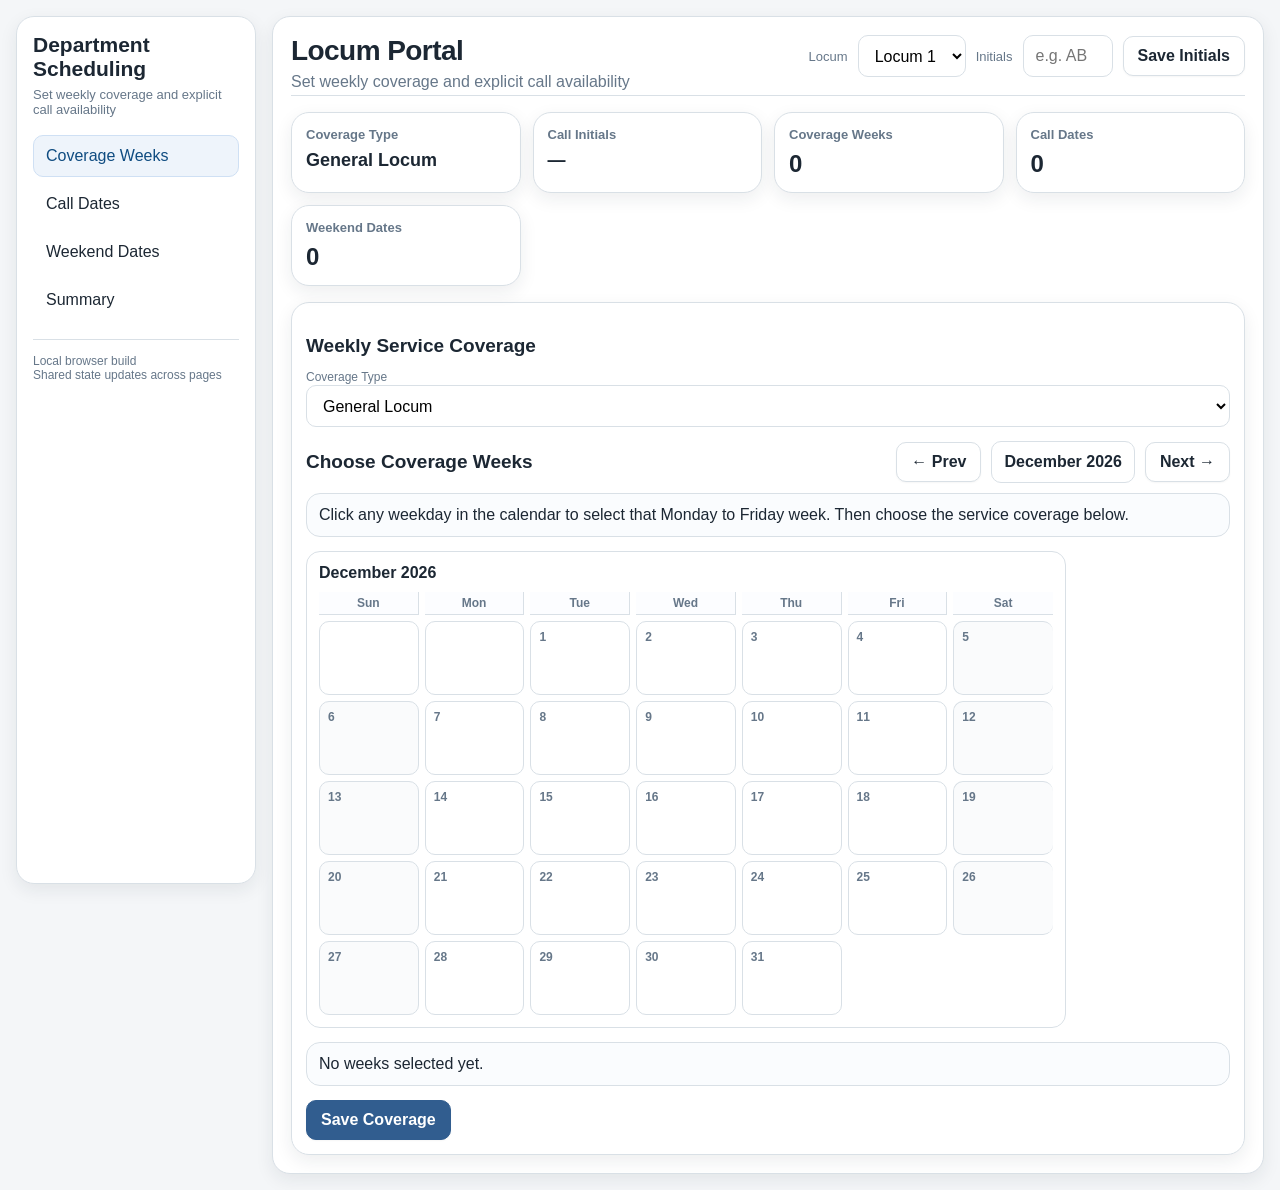
<file: locum.html>
<!doctype html>
<html>
<head>
  <meta charset="utf-8">
  <meta name="viewport" content="width=device-width, initial-scale=1">
  <title>Locum Portal</title>
  <style>

/* Exact fix: fairness header service cells only */
.fairness-tight th.service-ICU,
.fairness-tight th.service-GIM,
.fairness-tight th.service-CAR1,
.fairness-tight th.service-CAR2,
.fairness-tight th.service-OP1,
.fairness-tight th.service-OP2,
.fairness-tight th.service-OP3,
.fairness-tight th.service-Resp,
.fairness-tight th.service-Nephro,
.fairness-tight th.service-Echo,
.fairness-tight th.service-Weekend{
  color:#ffffff !important;
}











:root{
  --bg:#f4f6f8;
  --panel:#ffffff;
  --soft:#eef2f5;
  --line:#d9e0e6;
  --text:#1c2733;
  --muted:#667789;
  --accent:#315d8f;
  --accent-2:#0f4c81;
  --good:#2e7d32;
  --warn:#b7791f;
  --bad:#b42318;
  --locum:#6b46c1;
  --shadow:0 6px 18px rgba(26,39,53,.08);
  --radius:14px;
}
*{box-sizing:border-box}
html,body{margin:0;padding:0;font-family:-apple-system,BlinkMacSystemFont,'Segoe UI',Roboto,Arial,sans-serif;color:var(--text);background:var(--bg)}
a{color:var(--accent-2);text-decoration:none}
button,input,select,textarea{font:inherit}
button{cursor:pointer}
.hidden{display:none!important}
.page-shell{display:grid;grid-template-columns:240px minmax(0,1fr) 330px;min-height:100vh;gap:16px;padding:16px}
.sidebar,.main-panel,.inspector,.home-shell,.mobile-shell{background:var(--panel);border:1px solid var(--line);box-shadow:var(--shadow);border-radius:18px}
.sidebar{padding:16px;position:sticky;top:16px;height:calc(100vh - 32px);overflow:auto}
.brand{font-size:21px;font-weight:700;margin-bottom:6px}
.brand-sub{color:var(--muted);font-size:13px;margin-bottom:18px}
.side-nav{display:flex;flex-direction:column;gap:6px}
.side-nav button{background:transparent;border:1px solid transparent;border-radius:10px;padding:11px 12px;text-align:left;color:var(--text)}
.side-nav button.active,.side-nav button:hover{background:#eef4fb;border-color:#cfe0f4;color:var(--accent-2)}
.side-footer{margin-top:18px;padding-top:14px;border-top:1px solid var(--line);color:var(--muted);font-size:12px}
.main-panel{padding:18px;overflow:auto}
.inspector{padding:18px;position:sticky;top:16px;height:calc(100vh - 32px);overflow:auto}
.topbar{display:flex;justify-content:space-between;gap:12px;align-items:flex-start;margin-bottom:16px;flex-wrap:wrap}
.title-block h1{margin:0 0 6px;font-size:28px}
.subtitle{margin:0;color:var(--muted)}
.action-row,.inline-actions,.form-row{display:flex;gap:10px;flex-wrap:wrap;align-items:center}
.action-row button,.btn{border:1px solid var(--line);background:#fff;padding:10px 14px;border-radius:10px;color:var(--text)}
.action-row button.primary,.btn.primary{background:var(--accent);border-color:var(--accent);color:#fff}
.action-row button.ghost,.btn.ghost{background:#f7fafc}
.action-row button.warn,.btn.warn{background:#fff7ed;border-color:#f0d4ae;color:#9a5f06}
.action-row button.success,.btn.success{background:#edf7ee;border-color:#b7dec0;color:#1a6c28}
.top-inputs{display:flex;gap:10px;flex-wrap:wrap;align-items:center}
.top-inputs label{font-size:13px;color:var(--muted)}
.top-inputs input,.top-inputs select,.field,textarea{border:1px solid var(--line);background:#fff;padding:10px 12px;border-radius:10px;min-height:42px}
.summary-grid{display:grid;grid-template-columns:repeat(6,minmax(130px,1fr));gap:12px;margin-bottom:16px}
.card{background:var(--panel);border:1px solid var(--line);border-radius:16px;padding:14px;box-shadow:var(--shadow)}
.stat-card h3{margin:0 0 8px;font-size:13px;color:var(--muted);font-weight:600}
.stat-value{font-size:24px;font-weight:700}
.stat-sub{color:var(--muted);font-size:12px;margin-top:6px}
.section-title{display:flex;justify-content:space-between;align-items:center;gap:10px;margin:18px 0 10px}
.section-title h2{margin:0;font-size:19px}
.panel-grid{display:grid;grid-template-columns:2fr 1fr;gap:14px}
.stack{display:flex;flex-direction:column;gap:14px}
.notice-list{display:flex;flex-direction:column;gap:8px}
.notice{border:1px solid var(--line);border-left:4px solid var(--accent);padding:10px 12px;border-radius:10px;background:#fcfdff;font-size:14px}
.notice.warning{border-left-color:var(--warn);background:#fffaf1}
.notice.error{border-left-color:var(--bad);background:#fff5f5}
.badge{display:inline-flex;align-items:center;gap:6px;border-radius:999px;padding:5px 10px;font-size:12px;font-weight:600;border:1px solid var(--line);background:#f8fafc;color:var(--text)}
.badge.good{background:#edf7ee;border-color:#b7dec0;color:#1a6c28}
.badge.warn{background:#fff7ed;border-color:#f0d4ae;color:#9a5f06}
.badge.bad{background:#fff1f2;border-color:#fecdd3;color:#b42318}
.badge.locum{background:#f5f3ff;border-color:#ddd6fe;color:var(--locum)}
.table-wrap{overflow:auto;border:1px solid var(--line);border-radius:16px;background:#fff}
table{width:100%;border-collapse:collapse}
th,td{padding:11px 12px;border-bottom:1px solid var(--line);vertical-align:top;font-size:14px}
th{background:#f8fafc;color:#435161;position:sticky;top:0;z-index:1}
tr:last-child td{border-bottom:none}
.service-col{width:110px;font-weight:700}
.assign-cell{min-width:140px;cursor:pointer}
.assign-chip{display:inline-flex;align-items:center;gap:6px;padding:7px 10px;border-radius:999px;background:#eef4fb;border:1px solid #d2e3f4;font-weight:600}
.assign-chip.locum{background:#f5f3ff;border-color:#ddd6fe;color:var(--locum)}
.assign-chip.unfilled{background:#fff5f5;border-color:#fecaca;color:#b42318}
.assign-chip.weekend{background:#fffaf0;border-color:#f3d6a1;color:#9a5f06}
.muted{color:var(--muted)}
.tabs{display:flex;gap:8px;flex-wrap:wrap;margin-bottom:14px}
.tabs button{background:#fff;border:1px solid var(--line);padding:10px 12px;border-radius:10px}
.tabs button.active{background:#eef4fb;border-color:#cfe0f4;color:var(--accent-2)}
.inspector h3{margin:0 0 12px}
.detail-box{border:1px solid var(--line);border-radius:14px;padding:12px;background:#fafcfe;margin-bottom:12px}
.kv{display:grid;grid-template-columns:110px 1fr;gap:8px;font-size:14px}
.kv div:nth-child(odd){color:var(--muted)}
.calendar-month{border:1px solid var(--line);border-radius:16px;background:#fff;overflow:hidden}
.month-title{padding:12px 14px;background:#f8fafc;border-bottom:1px solid var(--line);font-weight:700}
.month-grid{display:grid;grid-template-columns:repeat(7,1fr)}
.day-head,.day-cell{border-right:1px solid var(--line);border-bottom:1px solid var(--line);min-height:92px;padding:8px}
.day-head{min-height:auto;background:#fcfdff;font-size:12px;color:var(--muted);font-weight:700}
.month-grid > :nth-child(7n){border-right:none}
.day-num{font-size:12px;color:var(--muted);margin-bottom:8px}
.day-owner{font-size:13px;font-weight:700;display:inline-block;padding:4px 8px;border-radius:999px;background:#eef4fb;border:1px solid #d2e3f4}
.day-owner.locum{background:#f5f3ff;border-color:#ddd6fe;color:var(--locum)}
.day-owner.weekend{background:#fffaf0;border-color:#f3d6a1;color:#9a5f06}
.day-cell.weekend{background:#fffdf7}
.day-cell.unfilled{background:#fff5f5}
.list{display:flex;flex-direction:column;gap:10px}
.list-item{border:1px solid var(--line);border-radius:14px;padding:12px;background:#fff}
.request-strip{display:flex;gap:8px;overflow:auto;padding:8px 2px}
.date-pill{min-width:54px;border:1px solid var(--line);border-radius:12px;padding:8px 6px;background:#fff;text-align:center;cursor:pointer}
.date-pill small{display:block;color:var(--muted);font-size:11px}
.date-pill.active,.date-pill.in-range{background:#eef4fb;border-color:#cfe0f4}
.date-pill.single{background:#edf7ee;border-color:#b7dec0}
.selector-grid{display:grid;grid-template-columns:repeat(auto-fit,minmax(240px,1fr));gap:14px}
.checkbox-grid{display:grid;grid-template-columns:repeat(auto-fit,minmax(120px,1fr));gap:8px}
.check-card{border:1px solid var(--line);border-radius:12px;padding:10px;background:#fff}
.quick-card{border:1px solid var(--line);border-radius:14px;padding:12px;background:#fff}
.home-shell{max-width:980px;margin:28px auto;padding:28px}
.home-grid{display:grid;grid-template-columns:repeat(4,1fr);gap:14px;margin-top:20px}
.portal-link{display:block;border:1px solid var(--line);border-radius:16px;padding:18px;background:#fff;box-shadow:var(--shadow)}
.portal-link h2{margin:0 0 8px;font-size:20px}
.mobile-shell{max-width:760px;margin:14px auto;padding:16px}
.card-grid-2{display:grid;grid-template-columns:1fr 1fr;gap:14px}
.small{font-size:12px;color:var(--muted)}
.code{font-family:ui-monospace,SFMono-Regular,Menlo,Monaco,Consolas,monospace}
@media (max-width: 1220px){
  .page-shell{grid-template-columns:220px minmax(0,1fr)}
  .inspector{grid-column:1 / -1;position:static;height:auto}
}
@media (max-width: 900px){
  .page-shell{grid-template-columns:1fr;padding:10px}
  .sidebar{position:static;height:auto}
  .summary-grid{grid-template-columns:repeat(2,1fr)}
  .panel-grid,.card-grid-2,.home-grid{grid-template-columns:1fr}
}

.service-ICU{background:#eaf7ec!important;border-left:4px solid #2f855a!important}
.service-GIM{background:#fff7e8!important;border-left:4px solid #d69e2e!important}
.service-CAR1{background:#e9f2ff!important;border-left:4px solid #2b6cb0!important}
.service-CAR2{background:#e6eeff!important;border-left:4px solid #1d4ed8!important}
.service-Resp{background:#f4ebff!important;border-left:4px solid #7c3aed!important}
.service-Nephro{background:#f7efe9!important;border-left:4px solid #975a16!important}
.service-OP1,.service-OP2,.service-OP3{background:#f3f5f7!important;border-left:4px solid #718096!important}
.service-Echo{background:#e8fbf3!important;border-left:4px solid #10b981!important}
.service-Weekend{background:#fff1f1!important;border-left:4px solid #dc2626!important}
.week-row-label{white-space:nowrap;font-weight:700}
.service-header{font-size:12px;font-weight:700}
.service-cell{min-width:120px}
.fairness-tight th,.fairness-tight td{font-size:13px;padding:8px 10px;text-align:center}
.fairness-tight td:first-child,.fairness-tight th:first-child{text-align:left;position:sticky;left:0;background:#fff;z-index:1}
.pinned{outline:2px solid #eab308}
.pin-toggle{margin-left:6px;cursor:pointer;font-size:12px;user-select:none}
.cell-inner{display:flex;align-items:center;justify-content:space-between;gap:8px}
.calendar-months{display:flex;flex-direction:column;gap:16px}
.month-card{border:1px solid var(--line);border-radius:14px;padding:12px;background:#fff}
.month-header{font-weight:700;margin-bottom:10px}
.month-grid{display:grid;grid-template-columns:repeat(7,minmax(0,1fr));gap:6px}
.day-head{font-size:12px;color:var(--muted);text-align:center;padding:4px 0}
.day-cell{min-height:74px;border:1px solid var(--line);border-radius:10px;background:#fff;padding:8px;display:flex;flex-direction:column;align-items:flex-start;justify-content:flex-start;gap:6px}
.day-cell.clickable{cursor:pointer}
.day-cell.disabled,.day-cell:disabled{background:#f8fafc;color:#9aa7b5;cursor:not-allowed}
.day-cell.weekend-muted{background:#fafbfc}
.day-cell.single-selected{background:#e8f1fb;border-color:#9ab8da}
.day-cell.range-selected{background:#edf7ee;border-color:#9fd0a8}
.day-cell.weekend.range-selected{background:#fff6e8;border-color:#f2cf95}
.day-num{font-weight:700}
.day-note{font-size:11px;color:var(--muted);line-height:1.2}
.coverage-row{align-items:flex-start}


.single-month .month-card{max-width:760px}
.detail-chip{display:inline-flex;align-items:center;justify-content:center;min-height:42px;padding:0 12px;border:1px solid var(--line);border-radius:10px;background:#fff;font-weight:600}



:root{
  --svc-icu:#8f2020;
  --svc-gim:#163f73;
  --svc-car1:#1f7a45;
  --svc-car2:#1c6b74;
  --svc-resp:#6d3da8;
  --svc-nephro:#7a4b1f;
  --svc-op:#2f6fad;
  --svc-echo:#c76b17;
  --svc-weekend:#5b6472;
  --current-week:#fff7d6;
  --current-week-border:#e6c75b;
}
.topbar{padding-bottom:4px;border-bottom:1px solid var(--line)}
.title-block h1{letter-spacing:-0.02em}
.action-row button,.btn{font-weight:600;box-shadow:0 1px 2px rgba(0,0,0,.04)}
.card{border-radius:18px}
.table-wrap{border:1px solid var(--line);border-radius:16px;overflow:auto;background:#fff}
table{border-collapse:separate;border-spacing:0}
thead th{position:sticky;top:0;background:#f8fafc;z-index:2}
th.service-col,.week-row-label{position:sticky;left:0;background:#fff;z-index:1}
.assign-chip{background:#fff;border-color:rgba(0,0,0,.06);box-shadow:inset 0 0 0 1px rgba(255,255,255,.25)}
.assign-chip.weekend{background:#f7f7f8;border-color:#d7dbe0;color:#39414d}
.assign-chip.locum{background:#f5f3ff;border-color:#ddd6fe;color:#5b42b6}
.assign-chip.unfilled{background:#fff4f4;border-color:#fecaca;color:#b42318}
.service-header{color:#fff!important;border-left:none!important}
.service-ICU{background:color-mix(in srgb, var(--svc-icu) 10%, white)!important;border-left:4px solid var(--svc-icu)!important}
.service-GIM{background:color-mix(in srgb, var(--svc-gim) 10%, white)!important;border-left:4px solid var(--svc-gim)!important}
.service-CAR1{background:color-mix(in srgb, var(--svc-car1) 10%, white)!important;border-left:4px solid var(--svc-car1)!important}
.service-CAR2{background:color-mix(in srgb, var(--svc-car2) 10%, white)!important;border-left:4px solid var(--svc-car2)!important}
.service-Resp{background:color-mix(in srgb, var(--svc-resp) 10%, white)!important;border-left:4px solid var(--svc-resp)!important}
.service-Nephro{background:color-mix(in srgb, var(--svc-nephro) 10%, white)!important;border-left:4px solid var(--svc-nephro)!important}
.service-OP1,.service-OP2,.service-OP3{background:color-mix(in srgb, var(--svc-op) 10%, white)!important;border-left:4px solid var(--svc-op)!important}
.service-Echo{background:color-mix(in srgb, var(--svc-echo) 10%, white)!important;border-left:4px solid var(--svc-echo)!important}
.service-Weekend{background:color-mix(in srgb, var(--svc-weekend) 10%, white)!important;border-left:4px solid var(--svc-weekend)!important}
thead .service-ICU{background:var(--svc-icu)!important}
thead .service-GIM{background:var(--svc-gim)!important}
thead .service-CAR1{background:var(--svc-car1)!important}
thead .service-CAR2{background:var(--svc-car2)!important}
thead .service-Resp{background:var(--svc-resp)!important}
thead .service-Nephro{background:var(--svc-nephro)!important}
thead .service-OP1,thead .service-OP2,thead .service-OP3{background:var(--svc-op)!important}
thead .service-Echo{background:var(--svc-echo)!important}
thead .service-Weekend{background:var(--svc-weekend)!important}
.current-week-row td{background:var(--current-week)!important}
.current-week-row .week-row-label{background:var(--current-week)!important;box-shadow:inset 4px 0 0 var(--current-week-border)}
.current-schedule-card{background:linear-gradient(180deg,#fffdf6 0%, #fff9e6 100%);border-color:#ead48a}
.current-schedule-card .section-title h2{color:#7a5a00}
.schedule-snapshot-grid{display:grid;grid-template-columns:1fr;gap:12px}
.service-pill{display:inline-flex;align-items:center;gap:6px;padding:6px 10px;border-radius:999px;font-weight:700;font-size:12px;color:#fff}
.service-pill.icu{background:var(--svc-icu)}
.service-pill.gim{background:var(--svc-gim)}
.service-pill.car1{background:var(--svc-car1)}
.service-pill.car2{background:var(--svc-car2)}
.service-pill.resp{background:var(--svc-resp)}
.service-pill.nephro{background:var(--svc-nephro)}
.service-pill.op1,.service-pill.op2,.service-pill.op3{background:var(--svc-op)}
.service-pill.echo{background:var(--svc-echo)}
.service-pill.weekend{background:var(--svc-weekend)}
.service-pill.call{background:#405a7d}
.upcoming-label{font-size:11px;font-weight:700;letter-spacing:.04em;text-transform:uppercase;color:var(--muted);margin-bottom:8px}
.list-item.current-item{border-color:#ead48a;background:#fffdf6}
.day-cell.today,.day-cell.current-week{outline:2px solid #ead48a;outline-offset:-2px;background:#fffdf6}
@media (max-width: 900px){
  .summary-grid{grid-template-columns:repeat(2,minmax(140px,1fr))}
  .top-inputs{display:grid;grid-template-columns:1fr 1fr;align-items:end}
}
</style>
<script src="./supabase.js?v=request-save-20260630"></script>
</head>
<body data-page="locum">
<script>window.PAGE_TYPE='locum';</script>
<script>(function(){
  const STORAGE_KEY = 'schedulerRebuildStateV13';
  let memoryFallback = null;

  function storageAvailable(){
    return false;
  }
  function readRaw(){
    if(memoryFallback != null) return memoryFallback;
    try{
      const boot = window.SchedulerCloud?.getBootState?.();
      if(boot && typeof boot === 'object'){
        memoryFallback = JSON.stringify(boot);
        return memoryFallback;
      }
    }catch(e){}
    return null;
  }
  function writeRaw(value){
    memoryFallback = value;
    try{
      const parsed = JSON.parse(value);
      window.SchedulerCloud?.setBootState?.(parsed);
    }catch(e){}
    try{ window.SchedulerCloud?.queuePush?.(STORAGE_KEY, value); }catch(e){}
  }
  function deepClone(x){ return JSON.parse(JSON.stringify(x)); }

  const physicians = [
    { id:'CL', name:'CL', type:'physician', services:['ICU','GIM','CAR1','CAR2','Echo','Weekend','Night','OP'], echoEligible:true, weekendEligible:true, nightEligible:true, opEligible:true,
      fairnessWeights:{ weeklyServices:1, icu:1, weekends:1, weekdayCall:1, echo:1 } },
    { id:'JK', name:'JK', type:'physician', services:['ICU','GIM','CAR1','CAR2','Weekend','Night','OP'], echoEligible:false, weekendEligible:true, nightEligible:true, opEligible:true,
      fairnessWeights:{ weeklyServices:1, icu:1, weekends:1, weekdayCall:1, echo:1 } },
    { id:'DK', name:'DK', type:'physician', services:['ICU','GIM','CAR1','CAR2','Echo','Weekend','Night','OP'], echoEligible:true, weekendEligible:true, nightEligible:true, opEligible:true,
      fairnessWeights:{ weeklyServices:1, icu:1, weekends:1, weekdayCall:1, echo:1 } },
    { id:'DC', name:'DC', type:'physician', services:['ICU','GIM','CAR1','CAR2','Echo','Weekend','Night','OP'], echoEligible:true, weekendEligible:true, nightEligible:true, opEligible:true,
      fairnessWeights:{ weeklyServices:0.5, icu:0.5, weekends:0.5, weekdayCall:0.5, echo:1 } },
    { id:'CD', name:'CD', type:'physician', services:['ICU','GIM','CAR1','CAR2','Weekend','Night','OP'], echoEligible:false, weekendEligible:true, nightEligible:true, opEligible:true,
      fairnessWeights:{ weeklyServices:1, icu:1, weekends:1, weekdayCall:1, echo:1 } },
    { id:'JL', name:'JL', type:'physician', services:['ICU','GIM','CAR1','Weekend','Night','OP'], echoEligible:false, weekendEligible:true, nightEligible:true, opEligible:true,
      fairnessWeights:{ weeklyServices:1, icu:1, weekends:1, weekdayCall:1, echo:1 } },
    { id:'BB', name:'BB', type:'physician', services:['ICU','Resp','Weekend','Night'], echoEligible:false, weekendEligible:true, nightEligible:true, opEligible:false,
      fairnessWeights:{ weeklyServices:1, icu:0.8, weekends:1, weekdayCall:0.8 } },
    { id:'BF', name:'BF', type:'physician', services:['Nephro','Weekend','Night'], echoEligible:false, weekendEligible:true, nightEligible:true, opEligible:false,
      fairnessWeights:{ weeklyServices:1, icu:1, weekends:1, weekdayCall:1, echo:1 } },
    { id:'SM', name:'SM', type:'physician', services:['Nephro'], echoEligible:false, weekendEligible:false, nightEligible:false, opEligible:false,
      fairnessWeights:{ weeklyServices:1, icu:1, weekends:1, weekdayCall:1, echo:1 } },
    { id:'TR', name:'TR', type:'physician', services:['Resp'], echoEligible:false, weekendEligible:false, nightEligible:false, opEligible:false,
      fairnessWeights:{ weeklyServices:1, icu:1, weekends:1, weekdayCall:1, echo:1 } }
  ];

  const locums = [
    { id:'LOC1', name:'Locum 1', type:'locum', generalLocum:true, coveringPhysician:'', weeklyCoverage:[], callDates:[], weekendDates:[] },
    { id:'LOC2', name:'Locum 2', type:'locum', generalLocum:true, coveringPhysician:'', weeklyCoverage:[], callDates:[], weekendDates:[] },
    { id:'LOC3', name:'Locum 3', type:'locum', generalLocum:true, coveringPhysician:'', weeklyCoverage:[], callDates:[], weekendDates:[] },
    { id:'LOC4', name:'Locum 4', type:'locum', generalLocum:true, coveringPhysician:'', weeklyCoverage:[], callDates:[], weekendDates:[] }
  ];

  function defaultState(){
    const today = new Date();
    const yyyy = today.getFullYear();
    const mm = String(today.getMonth()+1).padStart(2,'0');
    return {
      physicians: deepClone(physicians),
      locums: deepClone(locums),
      requests: [],
      draftWeeks: [],
      publishedWeeks: [],
      draftNightManual: [],
      publishedNightManual: [],
      overrideLog: [],
      settings: {
        scheduleStart: `${yyyy}-${mm}-01`,
        scheduleEnd: `${yyyy}-${mm}-28`
      },
      metadata: {
        lastGeneratedAt: null,
        lastPublishedAt: null,
        buildResetMarker: ''
      },
      fairnessCarryForward: {},
      publishHistory: [],
      publishedArchives: [],
      currentPublishedArchiveId: '',
      generatedSummary: {
        fairnessSummary: [],
        validation: []
      }
    };
  }

  function mergePeople(existing, canonical){
    const map = Object.fromEntries((existing || []).map(p => [p.id, p]));
    return canonical.map(base => ({
      ...deepClone(base),
      ...(map[base.id] || {}),
      fairnessWeights: deepClone(base.fairnessWeights || (map[base.id]?.fairnessWeights) || {}),
      weeklyCoverage: deepClone(map[base.id]?.weeklyCoverage || base.weeklyCoverage || []),
      callDates: deepClone(map[base.id]?.callDates || base.callDates || []),
      weekendDates: deepClone(map[base.id]?.weekendDates || base.weekendDates || [])
    }));
  }

  
  function applyOneTimeFreshReset(merged){
    const marker = 'fresh_start_v1';
    if(merged?.metadata?.buildResetMarker === marker) return merged;
    merged.draftWeeks = [];
    merged.publishedWeeks = [];
    merged.draftNightManual = [];
    merged.publishedNightManual = [];
    merged.overrideLog = [];
    merged.fairnessCarryForward = {};
    merged.publishHistory = [];
    merged.publishedArchives = [];
    merged.currentPublishedArchiveId = '';
    merged.generatedSummary = { fairnessSummary: [], validation: [] };
    merged.metadata = { ...(merged.metadata || {}), lastGeneratedAt: null, lastPublishedAt: null, buildResetMarker: marker };
    return merged;
  }

  function publishRangeExists(state, start, end){
    return (state.publishedArchives || []).some(a => a.start === start && a.end === end);
  }

  function removePublishedScheduleById(state, archiveId=''){
    if(!archiveId) return state;
    state.publishedArchives = (state.publishedArchives || []).filter(a => a.id !== archiveId);
    state.publishHistory = (state.publishHistory || []).filter(p => p.id !== archiveId);
    if(state.currentPublishedArchiveId === archiveId){
      const next = (state.publishedArchives || [])[0];
      state.currentPublishedArchiveId = next ? next.id : '';
      if(next){
        state.publishedWeeks = deepClone(next.weeks || []);
        state.publishedNightManual = deepClone(next.nightAssignments || []);
        state.metadata.lastPublishedAt = next.publishedAt || null;
      } else {
        state.publishedWeeks = [];
        state.publishedNightManual = [];
        state.metadata.lastPublishedAt = null;
      }
    } else if(!(state.publishedArchives || []).length){
      state.publishedWeeks = [];
      state.publishedNightManual = [];
      state.metadata.lastPublishedAt = null;
    }
    return state;
  }

function loadState(){
    try{
      const raw = readRaw();
      let parsed = null;
      if(raw){
        parsed = JSON.parse(raw);
      } else {
        const boot = window.SchedulerCloud?.getBootState?.();
        if(boot && typeof boot === 'object'){
          parsed = deepClone(boot);
        }
      }
      if(!parsed){
        const init = defaultState();
        return init;
      }
      const base = defaultState();
      const merged = {
        ...base,
        ...parsed,
        physicians: mergePeople(parsed.physicians, base.physicians),
        locums: mergePeople(parsed.locums, base.locums),
        requests: parsed.requests || [],
        draftWeeks: parsed.draftWeeks || [],
        publishedWeeks: parsed.publishedWeeks || [],
        draftNightManual: parsed.draftNightManual || [],
        publishedNightManual: parsed.publishedNightManual || [],
        overrideLog: parsed.overrideLog || [],
        settings: { ...base.settings, ...(parsed.settings || {}) },
        metadata: { ...base.metadata, ...(parsed.metadata || {}) },
        fairnessCarryForward: parsed.fairnessCarryForward || {},
        publishHistory: parsed.publishHistory || [],
        publishedArchives: parsed.publishedArchives || [],
        currentPublishedArchiveId: parsed.currentPublishedArchiveId || '',
        generatedSummary: { ...base.generatedSummary, ...(parsed.generatedSummary || {}) }
      };
      applyOneTimeFreshReset(merged);
      return merged;
    }catch(err){
      console.error('loadState failed', err);
      const boot = window.SchedulerCloud?.getBootState?.();
      if(boot && typeof boot === 'object'){
        try{
          const cloned = deepClone(boot);
          return cloned;
        }catch(innerErr){
          console.error('loadState boot fallback failed', innerErr);
        }
      }
      const init = defaultState();
      return init;
    }
  }

  function saveState(state){ writeRaw(JSON.stringify(state)); }
  function updateState(mutator){
    const current = loadState();
    const next = mutator(deepClone(current)) || current;
    saveState(next);
    return next;
  }
  function resetState(){ const init = defaultState(); saveState(init); return init; }
  function publishDraft(){
    return updateState(state => {
      const start = state.settings?.scheduleStart || '';
      const end = state.settings?.scheduleEnd || '';
      if(publishRangeExists(state, start, end)) return state;
      const now = new Date().toISOString();
      const archiveId = `pub_${Date.now()}`;
      state.publishedWeeks = deepClone(state.draftWeeks);
      state.publishedNightManual = deepClone(state.draftNightManual);
      const fairnessSummary = (state.generatedSummary?.fairnessSummary || []);
      state.fairnessCarryForward = state.fairnessCarryForward || {};
      if(typeof accumulateFairnessIntoCarryForward === 'function'){
        state.fairnessCarryForward = accumulateFairnessIntoCarryForward(state.fairnessCarryForward || {}, fairnessSummary);
      }
      state.publishHistory = state.publishHistory || [];
      state.publishHistory.push({ id: archiveId, publishedAt: now, start, end, fairnessSummary: deepClone(fairnessSummary) });
      state.publishedArchives = state.publishedArchives || [];
      state.publishedArchives.push({ id: archiveId, publishedAt: now, start, end, weeks: deepClone(state.draftWeeks || []), nightAssignments: deepClone(state.draftNightManual || []) });
      state.currentPublishedArchiveId = archiveId;
      state.metadata.lastPublishedAt = now;
      return state;
    });
  }
  function upsertRequest(req){
    return updateState(state => {
      const idx = state.requests.findIndex(r => r.id === req.id);
      if(idx >= 0) state.requests[idx] = req;
      else state.requests.push(req);
      return state;
    });
  }
  function removeRequest(id){
    return updateState(state => {
      state.requests = state.requests.filter(r => r.id !== id);
      return state;
    });
  }
  function saveLocum(locumId, patch){
    return updateState(state => {
      const idx = state.locums.findIndex(l => l.id === locumId);
      if(idx >= 0) state.locums[idx] = { ...state.locums[idx], ...deepClone(patch) };
      return state;
    });
  }
  function addOverride(entry){
    return updateState(state => { state.overrideLog.unshift(entry); return state; });
  }
  function clearOverrides(){
    return updateState(state => { state.overrideLog = []; return state; });
  }

  window.AppState = {
    STORAGE_KEY,
    deepClone,
    defaultState,
    loadState,
    saveState,
    updateState,
    resetState,
    publishDraft,
    publishRangeExists,
    removePublishedScheduleById,
    upsertRequest,
    removeRequest,
    saveLocum,
    addOverride,
    clearOverrides
  };
})();
</script>
<script>(function(){
  const MAJOR_SERVICES = ['ICU','GIM','CAR1','CAR2','Resp','Nephro','OP1','OP2','OP3'];
  const REQUIRED_SERVICES = ['Resp','Nephro','ICU','GIM','CAR1','CAR2'];
  const OPTIONAL_OP_SERVICES = ['OP1','OP2','OP3'];
  const ROW_SERVICES = ['ICU','GIM','CAR1','CAR2','Resp','Nephro','OP1','OP2','OP3','Echo','Weekend'];
  const OP_SERVICES = ['OP1','OP2','OP3'];
  const ECHO_ALLOWED = ['ICU','GIM','CAR1','CAR2','OP1','OP2','OP3'];

  function iso(date){ return new Date(date.getTime() - date.getTimezoneOffset()*60000).toISOString().slice(0,10); }
  function parseDate(str){ return new Date(str + 'T12:00:00'); }
  function addDays(date, days){ const d = new Date(date); d.setDate(d.getDate()+days); return d; }
  function monthKey(dateStr){ return dateStr.slice(0,7); }
  function startOfWeekMonday(date){ const d = new Date(date); const day = (d.getDay()+6)%7; return addDays(d, -day); }
  function daterange(start, end){ const arr=[]; let cur=new Date(start); while(cur<=end){ arr.push(new Date(cur)); cur=addDays(cur,1); } return arr; }
  function unique(arr){ return [...new Set(arr)]; }

  function getWeeks(startStr, endStr){
    const start = parseDate(startStr);
    const end = parseDate(endStr);
    const firstMon = startOfWeekMonday(start);
    const weeks = [];
    let cur = new Date(firstMon);
    while(cur <= end){
      const weekStart = iso(cur);
      weeks.push({
        weekStart,
        weekEnd: iso(addDays(cur,4)),
        weekendStart: iso(addDays(cur,5)),
        weekendEnd: iso(addDays(cur,6)),
        month: weekStart.slice(0,7),
        services: Object.fromEntries(MAJOR_SERVICES.concat(['Echo']).map(s => [s,''])),
        weekendOwner: '',
        validation: []
      });
      cur = addDays(cur,7);
    }
    return weeks;
  }

  function getAllPeople(state){ return [...state.physicians, ...state.locums]; }
  function personMap(state){ return Object.fromEntries(getAllPeople(state).map(p => [p.id, p])); }
  function physicianMap(state){ return Object.fromEntries(state.physicians.map(p => [p.id, p])); }
  function getApprovedRequests(state){ return (state.requests || []).filter(r => r.status !== 'denied'); }
  function requestOverlap(r, startStr, endStr){ return !(r.endDate < startStr || r.startDate > endStr); }
  function hasRequest(state, personId, type, startStr, endStr){
    return getApprovedRequests(state).some(r => r.personId === personId && r.type === type && requestOverlap(r, startStr, endStr));
  }
  function hasVacation(state, personId, startStr, endStr){ return hasRequest(state, personId, 'vacation', startStr, endStr); }
  function getLocumById(state, id){ return (state.locums || []).find(l => l.id === id); }

  function canDoService(person, service){
    if(!person) return false;
    if(service === 'Echo') return !!person.echoEligible;
    if(OP_SERVICES.includes(service)) return !!person.opEligible;
    if(service === 'Weekend') return !!person.weekendEligible;
    if(service === 'Night') return !!person.nightEligible;
    return (person.services || []).includes(service);
  }

  function fairnessWeight(person, bucket){
    const w = person?.fairnessWeights || {};
    if(bucket === 'service') return w.weeklyServices || 1;
    if(bucket === 'icu') return w.icu || 1;
    if(bucket === 'weekend') return w.weekends || 1;
    if(bucket === 'night') return w.weekdayCall || 1;
    if(bucket === 'echo') return w.echo || 1;
    return 1;
  }

  function targetPhysicianIdForAssignment(state, ownerId){
    const person = personMap(state)[ownerId];
    if(!person) return null;
    if(person.type !== 'locum') return ownerId;
    if(person.generalLocum) return null;
    return person.coveringPhysician || null;
  }

  function initFairnessStore(state){
    const store = {};
    state.physicians.forEach(p => {
      store[p.id] = {
        id:p.id,
        name:p.name,
        weekends:0,
        nightCalls:0,
        icuWeeks:0,
        weeklyServices:0,
        serviceCounts:{},
        weighted:{ weekends:0, nightCalls:0, icu:0, services:0 }
      };
    });
    return store;
  }

  function addFairnessCharge(state, store, ownerId, kind, service){
    const targetId = targetPhysicianIdForAssignment(state, ownerId);
    if(!targetId || !store[targetId]) return;
    const person = physicianMap(state)[targetId];
    if(kind === 'weekend'){
      store[targetId].weekends += 1;
      store[targetId].weighted.weekends = +(store[targetId].weekends / fairnessWeight(person,'weekend')).toFixed(2);
    } else if(kind === 'night'){
      store[targetId].nightCalls += 1;
      store[targetId].weighted.nightCalls = +(store[targetId].nightCalls / fairnessWeight(person,'night')).toFixed(2);
    } else if(kind === 'service'){
      if(service === 'ICU'){
        store[targetId].icuWeeks += 1;
        store[targetId].weighted.icu = +(store[targetId].icuWeeks / fairnessWeight(person,'icu')).toFixed(2);
      } else {
        store[targetId].weeklyServices += 1;
        store[targetId].weighted.services = +(store[targetId].weeklyServices / fairnessWeight(person,'service')).toFixed(2);
      }
      if(service){ store[targetId].serviceCounts[service] = (store[targetId].serviceCounts[service] || 0) + 1; }
    }
  }

  function summarizeFairness(state, weeks, nights){
    const store = initFairnessStore(state);
    weeks.forEach(week => {
      MAJOR_SERVICES.forEach(service => { if(week.services[service]) addFairnessCharge(state, store, week.services[service], 'service', service); });
      if(week.weekendOwner) addFairnessCharge(state, store, week.weekendOwner, 'weekend');
    });
    (nights || []).filter(n => !n.weekend && n.owner).forEach(n => addFairnessCharge(state, store, n.owner, 'night'));
    return Object.values(store).map(item => {
      item.compositeScore = +(
        item.weighted.services + item.weighted.icu + item.weighted.weekends + item.weighted.nightCalls
      ).toFixed(2);
      return item;
    }).sort((a,b) => a.compositeScore - b.compositeScore || a.id.localeCompare(b.id));
  }

  
  function applyPinnedAssignments(state, weeks){
    const priorWeeks = state.draftWeeks || [];
    const priorMap = Object.fromEntries(priorWeeks.map(w => [w.weekStart, w]));
    weeks.forEach(week => {
      const prior = priorMap[week.weekStart];
      if(!prior) return;
      week.pinnedServices = Object.assign({}, prior.pinnedServices || {});
      Object.keys(week.pinnedServices).forEach(service => {
        if(!week.pinnedServices[service]) return;
        if(service === 'Weekend') week.weekendOwner = prior.weekendOwner || '';
        else week.services[service] = (prior.services || {})[service] || '';
      });
    });
  }

  function currentScore(store, id, bucket){
    if(!store[id]) return 999;
    if(bucket === 'weekend') return store[id].weighted.weekends;
    if(bucket === 'night') return store[id].weighted.nightCalls;
    if(bucket === 'ICU') return store[id].weighted.icu;
    return store[id].weighted.services;
  }

  function buildAvailability(state, weeks){
    const avail = {};
    getAllPeople(state).forEach(person => {
      avail[person.id] = {};
      weeks.forEach(week => {
        avail[person.id][week.weekStart] = {
          serviceAvailable: !hasVacation(state, person.id, week.weekStart, week.weekEnd),
          nightAvailable: !hasVacation(state, person.id, week.weekStart, week.weekEnd) && !hasRequest(state, person.id,'no_call',week.weekStart, week.weekEnd) && !hasRequest(state, person.id,'no_night_call',week.weekStart, week.weekEnd),
          weekendAvailable: !hasVacation(state, person.id, week.weekStart, week.weekendEnd) && !hasRequest(state, person.id,'weekends_off',week.weekendStart, week.weekendEnd),
          respRequested: hasRequest(state, person.id, 'resp_week_request', week.weekStart, week.weekEnd),
          nephroRequested: hasRequest(state, person.id, 'nephro_week_request', week.weekStart, week.weekEnd),
          noGimWeek: hasRequest(state, person.id, 'no_gim_week', week.weekStart, week.weekEnd),
          noIcuWeek: hasRequest(state, person.id, 'no_icu_week', week.weekStart, week.weekEnd)
        };
      });
    });
    return avail;
  }


  function isBlockedForServiceRequest(availability, personId, weekStart, service){
    const av = availability?.[personId]?.[weekStart];
    if(!av) return false;
    if(service === 'GIM' && av.noGimWeek) return true;
    if(service === 'ICU' && av.noIcuWeek) return true;
    return false;
  }

  function peopleAssignedThisWeek(week){
    const ids = {};
    MAJOR_SERVICES.forEach(service => { if(week.services[service]) ids[week.services[service]] = service; });
    return ids;
  }

  
  function serviceBucketWeight(person, service){
    return service === 'ICU' ? fairnessWeight(person,'icu') : fairnessWeight(person,'service');
  }

  function computeServiceTargets(state, weeks, services){
    const targets = {};
    (services || MAJOR_SERVICES).forEach(service => {
      const eligible = state.physicians.filter(p => canDoService(p, service));
      const totalWeight = eligible.reduce((sum, p) => sum + serviceBucketWeight(p, service), 0) || 1;
      targets[service] = {};
      eligible.forEach(p => {
        targets[service][p.id] = +(weeks.length * serviceBucketWeight(p, service) / totalWeight).toFixed(4);
      });
    });
    return targets;
  }

  function serviceDeficitScore(store, personId, service, targets){
    const target = targets?.[service]?.[personId];
    if(target == null || target <= 0) return 999;
    const current = store[personId]?.serviceCounts?.[service] || 0;
    return +((current) / target).toFixed(4);
  }

  function serviceRecentPenalty(weeks, weekStart, personId, service){
    const idx = weeks.findIndex(w => w.weekStart === weekStart);
    if(idx <= 0) return 0;
    let penalty = 0;
    if(idx-1 >= 0 && weeks[idx-1].services?.[service] === personId) penalty += 0.25;
    if(idx-2 >= 0 && weeks[idx-2].services?.[service] === personId) penalty += 0.15;
    return penalty;
  }

  function overallWeeklyBurden(store, personId){
    if(!store[personId]) return 999;
    return +(store[personId].weighted.services + store[personId].weighted.icu).toFixed(4);
  }

  function opPriorityPenalty(service){
    return service === 'OP1' ? 0 : service === 'OP2' ? 0.2 : 0.4;
  }

  function serviceCandidates(state, availability, week, service, fairnessStore){
    const assigned = peopleAssignedThisWeek(week);
    return state.physicians.filter(p => {
      if(!canDoService(p, service)) return false;
      if(assigned[p.id]) return false;
      if(!availability[p.id][week.weekStart].serviceAvailable) return false;
      if(isBlockedForServiceRequest(availability, p.id, week.weekStart, service)) return false;
          // Simple BB rule: BB can only do ICU on weeks where BB is already assigned Resp.
          if(service === 'ICU' && p.id === 'BB' && week.services?.Resp !== 'BB') return false;
      return true;
    }).sort((a,b) => {
      const aPref = service === 'Resp' ? (availability[a.id][week.weekStart].respRequested ? -1 : 0)
        : service === 'Nephro' ? (availability[a.id][week.weekStart].nephroRequested ? -1 : 0) : 0;
      const bPref = service === 'Resp' ? (availability[b.id][week.weekStart].respRequested ? -1 : 0)
        : service === 'Nephro' ? (availability[b.id][week.weekStart].nephroRequested ? -1 : 0) : 0;
      if(aPref !== bPref) return aPref - bPref;
      const as = currentScore(fairnessStore, a.id, service);
      const bs = currentScore(fairnessStore, b.id, service);
      if(as !== bs) return as - bs;
      return a.id.localeCompare(b.id);
    });
  }

  function addAssignmentChargeSimple(store, state, ownerId, kind, service){
    const targetId = targetPhysicianIdForAssignment(state, ownerId) || ownerId;
    if(!store[targetId]) return;
    const person = physicianMap(state)[targetId];
    if(kind === 'weekend'){
      store[targetId].weekends += 1;
      store[targetId].weighted.weekends = +(store[targetId].weekends / fairnessWeight(person,'weekend')).toFixed(2);
    } else if(kind === 'night'){
      store[targetId].nightCalls += 1;
      store[targetId].weighted.nightCalls = +(store[targetId].nightCalls / fairnessWeight(person,'night')).toFixed(2);
    } else if(kind === 'service'){
      if(service === 'ICU'){
        store[targetId].icuWeeks += 1;
        store[targetId].weighted.icu = +(store[targetId].icuWeeks / fairnessWeight(person,'icu')).toFixed(2);
      } else {
        store[targetId].weeklyServices += 1;
        store[targetId].weighted.services = +(store[targetId].weeklyServices / fairnessWeight(person,'service')).toFixed(2);
      }
    }
  }

function enforceHardNoGimNoIcuBlocks(state, weeks, availability){
  // Final safety guard: No GIM Week and No ICU Week are absolute blocks for those services only.
  ['ICU','GIM'].forEach(service => {
    weeks.forEach((week, idx) => {
      const owner = (week.services || {})[service] || '';
      if(!owner) return;
      if(!isBlockedForServiceRequest(availability, owner, week.weekStart, service)) return;

      console.warn(`Blocked invalid ${service} assignment: ${owner} on ${week.weekStart}`);
      week.services[service] = '';
      const assigned = peopleAssignedThisWeek(week);
      const prevOwner = idx > 0 ? weeks[idx-1].services?.[service] : '';
      const prev2Owner = idx > 1 ? weeks[idx-2].services?.[service] : '';

      const replacement = state.physicians
        .filter(p => {
          if(!canDoService(p, service)) return false;
          if(assigned[p.id]) return false;
          if(!availability[p.id]?.[week.weekStart]?.serviceAvailable) return false;
          if(isBlockedForServiceRequest(availability, p.id, week.weekStart, service)) return false;
          return true;
        })
        .sort((a,b) => {
          const aRecent = (a.id === prevOwner || a.id === prev2Owner) ? 0.5 : 0;
          const bRecent = (b.id === prevOwner || b.id === prev2Owner) ? 0.5 : 0;
          if(aRecent !== bRecent) return aRecent - bRecent;
          return a.id.localeCompare(b.id);
        })[0];

      if(replacement) week.services[service] = replacement.id;
    });
  });
}

function assignMajorServices(state, weeks, availability){
    const store = initFairnessStore(state);
    const requiredTargets = computeServiceTargets(state, weeks, REQUIRED_SERVICES);

    // Phase 1: distribute required services globally across the whole block.
    REQUIRED_SERVICES.forEach(service => {
      weeks.forEach((week, idx) => {
        const assigned = peopleAssignedThisWeek(week);
        const candidates = state.physicians.filter(p => {
          if(!canDoService(p, service)) return false;
          if(assigned[p.id]) return false;
          if(!availability[p.id][week.weekStart].serviceAvailable) return false;
          return true;
        }).sort((a,b) => {
          const aPref = service === 'Resp' ? (availability[a.id][week.weekStart].respRequested ? -1 : 0)
            : service === 'Nephro' ? (availability[a.id][week.weekStart].nephroRequested ? -1 : 0) : 0;
          const bPref = service === 'Resp' ? (availability[b.id][week.weekStart].respRequested ? -1 : 0)
            : service === 'Nephro' ? (availability[b.id][week.weekStart].nephroRequested ? -1 : 0) : 0;
          if(aPref !== bPref) return aPref - bPref;

          const aDef = serviceDeficitScore(store, a.id, service, requiredTargets) + serviceRecentPenalty(weeks, week.weekStart, a.id, service);
          const bDef = serviceDeficitScore(store, b.id, service, requiredTargets) + serviceRecentPenalty(weeks, week.weekStart, b.id, service);
          if(aDef !== bDef) return aDef - bDef;

          const aOverall = overallWeeklyBurden(store, a.id);
          const bOverall = overallWeeklyBurden(store, b.id);
          if(aOverall !== bOverall) return aOverall - bOverall;

          return a.id.localeCompare(b.id);
        });
        if(candidates[0]){
          week.services[service] = candidates[0].id;
          addAssignmentChargeSimple(store, state, candidates[0].id, 'service', service);
        }
      });
    });

    // Phase 2: fill optional OP services in priority order only if feasible.

    // BB ICU rescue pass (surgical): after the normal schedule is built, make sure BB
    // receives about 80% of a normal full-time ICU share. To satisfy the local rule,
    // any ICU week given to BB is also made a BB Resp week. This is intentionally a
    // small post-pass and does not change the main fairness engine.
    (function ensureBBGetsLimitedIcuOnRespWeeks(){
      const bb = state.physicians.find(p => p.id === 'BB');
      if(!bb || !canDoService(bb, 'ICU') || !canDoService(bb, 'Resp')) return;

      function countService(ownerId, service){
        return weeks.reduce((sum, week) => sum + ((week.services || {})[service] === ownerId ? 1 : 0), 0);
      }
      function decrementService(ownerId, service){
        if(!ownerId || !store[ownerId]) return;
        store[ownerId].serviceCounts = store[ownerId].serviceCounts || {};
        store[ownerId].serviceCounts[service] = Math.max(0, (store[ownerId].serviceCounts[service] || 0) - 1);
        const person = physicianMap(state)[ownerId];
        if(service === 'ICU'){
          store[ownerId].icuWeeks = Math.max(0, (store[ownerId].icuWeeks || 0) - 1);
          store[ownerId].weighted.icu = +(store[ownerId].icuWeeks / fairnessWeight(person,'icu')).toFixed(2);
        } else {
          store[ownerId].weeklyServices = Math.max(0, (store[ownerId].weeklyServices || 0) - 1);
          store[ownerId].weighted.services = +(store[ownerId].weeklyServices / fairnessWeight(person,'service')).toFixed(2);
        }
      }

      const fullTimeIcuIds = state.physicians
        .filter(p => p.id !== 'BB' && p.id !== 'DC' && canDoService(p, 'ICU'))
        .map(p => p.id);
      const avgFullTimeIcu = fullTimeIcuIds.length
        ? fullTimeIcuIds.reduce((sum, id) => sum + countService(id, 'ICU'), 0) / fullTimeIcuIds.length
        : 0;
      const target = Math.max(1, Math.round(avgFullTimeIcu * 0.8));
      let current = countService('BB', 'ICU');
      if(current >= target) return;

      const candidates = weeks.filter(week => {
        if(week.locked) return false;
        if((week.pinnedServices || {}).ICU || (week.pinnedServices || {}).Resp) return false;
        if((week.services || {}).ICU === 'BB') return false;
        if(!availability.BB?.[week.weekStart]?.serviceAvailable) return false;
        if(availability.BB?.[week.weekStart]?.noIcuWeek) return false;
        const assigned = peopleAssignedThisWeek(week);
        const bbOtherService = assigned.BB;
        if(bbOtherService && !['Resp','ICU'].includes(bbOtherService)) return false;
        return true;
      }).sort((a,b) => {
        const aAlreadyResp = (a.services || {}).Resp === 'BB' ? 0 : 1;
        const bAlreadyResp = (b.services || {}).Resp === 'BB' ? 0 : 1;
        if(aAlreadyResp !== bAlreadyResp) return aAlreadyResp - bAlreadyResp;
        const aOldIcu = (a.services || {}).ICU || '';
        const bOldIcu = (b.services || {}).ICU || '';
        const aOldCount = aOldIcu && store[aOldIcu] ? (store[aOldIcu].serviceCounts?.ICU || 0) : 0;
        const bOldCount = bOldIcu && store[bOldIcu] ? (store[bOldIcu].serviceCounts?.ICU || 0) : 0;
        return bOldCount - aOldCount || a.weekStart.localeCompare(b.weekStart);
      });

      for(const week of candidates){
        if(current >= target) break;
        const oldResp = (week.services || {}).Resp || '';
        const oldIcu = (week.services || {}).ICU || '';
        if(oldResp && oldResp !== 'BB') decrementService(oldResp, 'Resp');
        if(oldIcu && oldIcu !== 'BB') decrementService(oldIcu, 'ICU');
        week.services.Resp = 'BB';
        week.services.ICU = 'BB';
        if(oldResp !== 'BB') addAssignmentChargeSimple(store, state, 'BB', 'service', 'Resp');
        addAssignmentChargeSimple(store, state, 'BB', 'service', 'ICU');
        current = countService('BB', 'ICU');
      }
    })();

    OPTIONAL_OP_SERVICES.forEach(service => {
      weeks.forEach((week, idx) => {
        const assigned = peopleAssignedThisWeek(week);
        const candidates = state.physicians.filter(p => {
          if(!canDoService(p, service)) return false;
          if(assigned[p.id]) return false;
          if(!availability[p.id][week.weekStart].serviceAvailable) return false;
          return true;
        }).sort((a,b) => {
          const aOverall = overallWeeklyBurden(store, a.id) + serviceRecentPenalty(weeks, week.weekStart, a.id, service) + opPriorityPenalty(service);
          const bOverall = overallWeeklyBurden(store, b.id) + serviceRecentPenalty(weeks, week.weekStart, b.id, service) + opPriorityPenalty(service);
          if(aOverall !== bOverall) return aOverall - bOverall;
          return a.id.localeCompare(b.id);
        });
        if(candidates[0]){
          week.services[service] = candidates[0].id;
          addAssignmentChargeSimple(store, state, candidates[0].id, 'service', service);
        } else {
          week.services[service] = '';
        }
      });
    });

    // Echo after major services. Keep deterministic rotation, but only among eligible paired holders.
    const echoOrder = ['CL','DK','DC'];
    const echoCounts = Object.fromEntries(echoOrder.map(id => [id, 0]));
    function echoLoadScore(personId){
      const p = physicianMap(state)[personId];
      return (echoCounts[personId] || 0) / fairnessWeight(p, 'echo');
    }
    function tryMakeEchoEligible(week, person){
      if(!person || !person.echoEligible) return false;
      if(!availability[person.id]?.[week.weekStart]?.serviceAvailable) return false;
      if(getPrimaryServiceForPerson(week, person.id)) return ECHO_ALLOWED.includes(getPrimaryServiceForPerson(week, person.id));
      const assigned = peopleAssignedThisWeek(week);
      if(assigned[person.id]) return false;
      const openOp = ['OP3','OP2','OP1'].find(s => !week.services[s] && canDoService(person, s));
      if(openOp){
        week.services[openOp] = person.id;
        addAssignmentChargeSimple(store, state, person.id, 'service', openOp);
        return true;
      }
      return false;
    }

    enforceHardNoGimNoIcuBlocks(state, weeks, availability);

    weeks.forEach((week, idx) => {
      const preferred = echoOrder[idx % echoOrder.length];
      const lowestEchoId = echoOrder.slice().sort((a,b) => {
        const diff = echoLoadScore(a) - echoLoadScore(b);
        if(diff !== 0) return diff;
        return echoOrder.indexOf(a) - echoOrder.indexOf(b);
      })[0];
      const preferredPerson = physicianMap(state)[lowestEchoId || preferred];
      tryMakeEchoEligible(week, preferredPerson);

      const echoCandidates = state.physicians.filter(p => p.echoEligible && availability[p.id][week.weekStart].serviceAvailable && ECHO_ALLOWED.includes(getPrimaryServiceForPerson(week,p.id)))
        .sort((a,b) => {
          const as = echoLoadScore(a.id);
          const bs = echoLoadScore(b.id);
          if(as !== bs) return as - bs;
          const ap = echoOrder.indexOf(a.id); const bp = echoOrder.indexOf(b.id);
          if(ap !== bp) return (ap === -1 ? 99 : ap) - (bp === -1 ? 99 : bp);
          return a.id.localeCompare(b.id);
        });
      if(echoCandidates.length){
        week.services.Echo = echoCandidates[0].id;
        if(echoCounts[week.services.Echo] != null) echoCounts[week.services.Echo] += 1;
      } else {
        week.services.Echo = '';
      }
    });
  }

  function getPrimaryServiceForPerson(week, personId){
    return MAJOR_SERVICES.find(s => week.services[s] === personId) || '';
  }

  function weekendPreferenceScore(weeks, idx, personId){
    let score = 0;
    const current = weeks[idx];
    const next = weeks[idx+1];
    const currentSvc = current ? getPrimaryServiceForPerson(current, personId) : '';
    const nextSvc = next ? getPrimaryServiceForPerson(next, personId) : '';
    // Strong preference: weekend after that same week's ICU/GIM.
    if(['ICU','GIM'].includes(currentSvc)) score -= 100;
    // Fallback preference: weekend before next week's ICU/GIM.
    if(['ICU','GIM'].includes(nextSvc)) score -= 80;
    return score;
  }

  function assignWeekendOwners(state, weeks, availability){
    const store = initFairnessStore(state);
    weeks.forEach((week, idx) => {
      const month = monthKey(week.weekendStart);
      const monthCounts = Object.fromEntries(state.physicians.map(p => [p.id, 0]));
      weeks.slice(0,idx).forEach(prev => { if(prev.weekendOwner) monthCounts[prev.weekendOwner] = (monthCounts[prev.weekendOwner]||0)+ (monthKey(prev.weekendStart)===month?1:0); });
      const candidates = state.physicians.filter(p => p.weekendEligible && availability[p.id][week.weekStart].weekendAvailable && (monthCounts[p.id]||0) < 1)
        .sort((a,b) => {
          const aScore = currentScore(store, a.id, 'weekend') + weekendPreferenceScore(weeks, idx, a.id);
          const bScore = currentScore(store, b.id, 'weekend') + weekendPreferenceScore(weeks, idx, b.id);
          if(aScore !== bScore) return aScore - bScore;
          return a.id.localeCompare(b.id);
        });
      if(candidates[0]){
        week.weekendOwner = candidates[0].id;
        addAssignmentChargeSimple(store, state, candidates[0].id, 'weekend');
      }
    });
  }

  function nightAssignmentsMap(nights){ return Object.fromEntries((nights||[]).map(n => [n.date, n.owner])); }
  function isLocumId(state, personId){ return (state.locums || []).some(l => l.id === personId); }
  function isPhysicianId(state, personId){ return (state.physicians || []).some(p => p.id === personId); }
  function isBFAllowedWeekdayNight(week, personId){
    // BF weekday night call only on weeks where BF is assigned to Nephro. Weekend/locum rules are separate.
    return personId !== 'BF' || ((week && week.services && week.services.Nephro) === 'BF');
  }
  function daysBetween(dateA, dateB){
    return Math.round((parseDate(dateA) - parseDate(dateB)) / 86400000);
  }
  function callSpacingPenalty(state, map, personId, dateStr, week, dayIndex, weeks, idx){
    if(isLocumId(state, personId) || !isPhysicianId(state, personId)) return 0;
    let penalty = 0;
    Object.entries(map || {}).forEach(([assignedDate, owner]) => {
      if(owner !== personId) return;
      if(isLocumId(state, owner)) return;
      const gap = Math.abs(daysBetween(dateStr, assignedDate));
      if(gap === 1) penalty += 10000;       // back-to-back call
      else if(gap === 2) penalty += 6500;   // 48-hour / Monday-Wednesday style spacing
    });

    const prevWeekendOwner = idx > 0 ? weeks[idx-1].weekendOwner : '';
    if(prevWeekendOwner === personId && isPhysicianId(state, prevWeekendOwner) && dayIndex <= 1) penalty += 9000; // Mon/Tue after physician weekend
    if(week.weekendOwner === personId && isPhysicianId(state, week.weekendOwner) && dayIndex >= 3) penalty += 9000; // Thu/Fri before physician weekend
    return penalty;
  }

  function violatesHardPhysicianCallSpacing(state, map, personId, dateStr, week, dayIndex, weeks, idx){
    // Justin rule: for regular physicians only, do not place call within 48 hours of another call.
    // Locum-selected dates are not constrained by this rule.
    if(isLocumId(state, personId) || !isPhysicianId(state, personId)) return false;

    for(const [assignedDate, owner] of Object.entries(map || {})){
      if(owner !== personId) continue;
      if(isLocumId(state, owner)) continue;
      const gap = Math.abs(daysBetween(dateStr, assignedDate));
      if(gap <= 2) return true;
    }

    const prevWeekendOwner = idx > 0 ? weeks[idx-1].weekendOwner : '';
    if(prevWeekendOwner === personId && isPhysicianId(state, prevWeekendOwner) && dayIndex <= 1) return true;
    if(week.weekendOwner === personId && isPhysicianId(state, week.weekendOwner) && dayIndex >= 3) return true;
    return false;
  }

  function assignWeekdayNights(state, weeks, availability){
    const store = initFairnessStore(state);
    const out = [];
    const map = {};
    const perMonth = {};
    const perWeek = {};

    weeks.forEach((week, idx) => {
      const mon = parseDate(week.weekStart);
      for(let i=0;i<5;i++){
        const date = iso(addDays(mon,i));
        const month = monthKey(date);

        const baseCandidates = state.physicians.filter(p => {
          if(!p.nightEligible) return false;
          if(!availability[p.id][week.weekStart].nightAvailable) return false;
          if(hasRequest(state,p.id,'no_call',date,date) || hasRequest(state,p.id,'no_night_call',date,date) || hasVacation(state,p.id,date,date)) return false;
          if((perMonth[`${p.id}:${month}`]||0) >= 4) return false;
          if((perWeek[`${p.id}:${week.weekStart}`]||0) >= 2) return false;
          if(week.weekendOwner === p.id && (perWeek[`${p.id}:${week.weekStart}`]||0) >= 1) return false;
          if(!isBFAllowedWeekdayNight(week, p.id)) return false;
          return true;
        });

        const candidates = baseCandidates
          .filter(p => !violatesHardPhysicianCallSpacing(state, map, p.id, date, week, i, weeks, idx))
          .sort((a,b) => {
            const as = currentScore(store, a.id, 'night') + callSpacingPenalty(state, map, a.id, date, week, i, weeks, idx);
            const bs = currentScore(store, b.id, 'night') + callSpacingPenalty(state, map, b.id, date, week, i, weeks, idx);
            if(as !== bs) return as - bs;
            return a.id.localeCompare(b.id);
          });

        const chosen = candidates[0];
        out.push({ date, owner: chosen ? chosen.id : '', weekend:false, weekStart:week.weekStart });
        if(chosen){
          map[date] = chosen.id;
          perMonth[`${chosen.id}:${month}`] = (perMonth[`${chosen.id}:${month}`]||0)+1;
          perWeek[`${chosen.id}:${week.weekStart}`] = (perWeek[`${chosen.id}:${week.weekStart}`]||0)+1;
          addAssignmentChargeSimple(store, state, chosen.id, 'night');
        }
      }
      out.push({ date: week.weekendStart, owner: week.weekendOwner || '', weekend:true, weekStart:week.weekStart });
      out.push({ date: week.weekendEnd, owner: week.weekendOwner || '', weekend:true, weekStart:week.weekStart });
      if(week.weekendOwner){ map[week.weekendStart] = week.weekendOwner; map[week.weekendEnd] = week.weekendOwner; }
    });
    return out;
  }

  function generatedOverrideRecord(kind, context, fromOwner, toOwner){
    return {
      id:`ovr-${Date.now()}-${Math.random().toString(36).slice(2,8)}`,
      kind,
      context,
      fromOwner,
      toOwner,
      timestamp:new Date().toISOString()
    };
  }



  function explainUnfilledRequiredService(state, weeks, week, service, availability){
    const assigned = peopleAssignedThisWeek(week);
    return (state.physicians || []).map(p => {
      const reasons = [];
      if(!canDoService(p, service)) reasons.push('not eligible for ' + service);
      if(assigned[p.id]) reasons.push('already assigned ' + assigned[p.id]);
      const av = availability?.[p.id]?.[week.weekStart];
      if(!av || av.serviceAvailable === false){
        if(hasVacation(state, p.id, week.weekStart, week.weekendEnd)) reasons.push('away/vacation that week');
        else reasons.push('not service-available that week');
      }
      if(service === 'ICU' && av?.noIcuWeek) reasons.push('requested no ICU only');
      if(service === 'GIM' && av?.noGimWeek) reasons.push('requested no GIM only');
      if(service === 'Resp' && av && !av.respRequested && p.id === 'BB') reasons.push('BB Resp not specifically requested this week');
      if(!reasons.length) reasons.push('eligible and available — unfilled may indicate assignment logic gap');
      return p.id + ': ' + reasons.join(', ');
    }).join(' | ');
  }

  function validateSchedule(state, weeks, nights){
    const map = personMap(state);
    const availability = buildAvailability(state, weeks || []);
    const issues = [];
    const nightMap = nightAssignmentsMap(nights);
    const weekdayMonthCounts = {};
    const weekendMonthCounts = {};
    const weekdayWeekCounts = {};

    weeks.forEach(week => {
      const assignedPeople = {};
      MAJOR_SERVICES.forEach(service => {
        const owner = week.services[service];
        if(!owner){
          if(!OPTIONAL_OP_SERVICES.includes(service)){
            const details = explainUnfilledRequiredService(state, weeks, week, service, availability);
            issues.push({ level:'warning', code:'service-unfilled-debug', message:`${service} unfilled for ${week.weekStart}. Rule audit: ${details}`, weekStart:week.weekStart });
          }
          return;
        }
        if(!canDoService(map[owner], service)) issues.push({ level:'error', code:'service-eligibility', message:`${owner} not eligible for ${service}`, weekStart:week.weekStart });
        if(assignedPeople[owner]) issues.push({ level:'error', code:'double-major-service', message:`${owner} has multiple major services`, weekStart:week.weekStart });
        assignedPeople[owner] = service;
      });
      if(!week.services.Echo) issues.push({ level:'warning', code:'echo-unfilled', message:'Echo unfilled', weekStart:week.weekStart });
      else {
        const base = getPrimaryServiceForPerson(week, week.services.Echo);
        if(!ECHO_ALLOWED.includes(base)) issues.push({ level:'error', code:'illegal-echo-pairing', message:`Echo paired illegally with ${base || 'none'}`, weekStart:week.weekStart });
      }
      if(!week.weekendOwner) issues.push({ level:'warning', code:'weekend-unfilled', message:'Weekend owner unfilled', weekStart:week.weekStart });
      const sat = nights.find(n => n.date === week.weekendStart);
      const sun = nights.find(n => n.date === week.weekendEnd);
      if((sat?.owner||'') !== (sun?.owner||'')) issues.push({ level:'error', code:'weekend-split', message:'Weekend split detected', weekStart:week.weekStart });
      if(week.weekendOwner){
        const mk = `${week.weekendOwner}:${monthKey(week.weekendStart)}`;
        weekendMonthCounts[mk] = (weekendMonthCounts[mk]||0)+1;
      }
    });

    nights.filter(n => !n.weekend).forEach(n => {
      if(!n.owner){ issues.push({ level:'warning', code:'night-unfilled', message:`Night call unfilled on ${n.date}`, date:n.date }); return; }
      if(!canDoService(map[n.owner], 'Night')) issues.push({ level:'error', code:'night-eligibility', message:`${n.owner} not eligible for night call`, date:n.date });
      const prev = iso(addDays(parseDate(n.date), -1));
      if(nightMap[prev] === n.owner) issues.push({ level:'error', code:'back-to-back-night-calls', message:`${n.owner} has back to back night calls`, date:n.date });
      const mk = `${n.owner}:${monthKey(n.date)}`;
      const wk = `${n.owner}:${n.weekStart}`;
      weekdayMonthCounts[mk] = (weekdayMonthCounts[mk]||0)+1;
      weekdayWeekCounts[wk] = (weekdayWeekCounts[wk]||0)+1;
    });

    Object.entries(weekdayMonthCounts).forEach(([k,v]) => { if(v > 4) issues.push({ level:'error', code:'call-limits-exceeded', message:`${k} exceeds 4 weekday calls per month` }); });
    Object.entries(weekdayWeekCounts).forEach(([k,v]) => { if(v > 2) issues.push({ level:'error', code:'call-limits-exceeded', message:`${k} exceeds 2 weekday calls per week` }); });
    Object.entries(weekendMonthCounts).forEach(([k,v]) => { if(v > 1) issues.push({ level:'error', code:'weekend-limits-exceeded', message:`${k} exceeds 1 weekend per month` }); });
    return issues;
  }

  function generateSchedule(state, startDate, endDate){
    const weeks = getWeeks(startDate, endDate);
    const availability = buildAvailability(state, weeks);
    assignMajorServices(state, weeks, availability);
    assignWeekendOwners(state, weeks, availability);
    applyPinnedAssignments(state, weeks);
    const nights = assignWeekdayNights(state, weeks, availability);
    const fairnessSummary = summarizeFairness(state, weeks, nights);
    const validation = validateSchedule(state, weeks, nights);
    return { weeks, nightAssignments:nights, fairnessSummary, validation };
  }

  function persistGeneratedDraft(startDate, endDate){
    const state = window.AppState.loadState();
    const result = generateSchedule(state, startDate, endDate);
    state.settings.scheduleStart = startDate;
    state.settings.scheduleEnd = endDate;
    state.draftWeeks = result.weeks;
    state.draftNightManual = result.nightAssignments;
    state.generatedSummary = { fairnessSummary: result.fairnessSummary, validation: result.validation };
    state.metadata.lastGeneratedAt = new Date().toISOString();
    window.AppState.saveState(state);
    return result;
  }

  function recomputeDraftSummary(state){
    const fairnessSummary = summarizeFairness(state, state.draftWeeks || [], state.draftNightManual || []);
    const validation = validateSchedule(state, state.draftWeeks || [], state.draftNightManual || []);
    return { fairnessSummary, validation };
  }

  function getEligibleOwnersForWeek(state, week, target){
    const all = getAllPeople(state);
    if(target === 'Weekend'){
      return all.filter(person => {
        if(person.type === 'locum') return person.weekendDates?.includes(week.weekendStart);
        return person.weekendEligible && !hasVacation(state, person.id, week.weekStart, week.weekendEnd) && !hasRequest(state, person.id,'weekends_off', week.weekendStart, week.weekendEnd);
      });
    }
    if(target === 'Echo'){
      return all.filter(person => {
        if(person.type === 'locum') return false;
        if(!person.echoEligible) return false;
        const base = getPrimaryServiceForPerson(week, person.id);
        return ECHO_ALLOWED.includes(base);
      });
    }
    if(MAJOR_SERVICES.includes(target)){
      return all.filter(person => {
        if(person.type === 'locum'){
          return (person.weeklyCoverage || []).some(entry => entry.weekStart === week.weekStart && (entry.services || []).includes(target));
        }
        return canDoService(person, target) && !hasVacation(state, person.id, week.weekStart, week.weekEnd);
      });
    }
    return [];
  }

  function getEligibleOwnersForNight(state, nightEntry){
    const all = getAllPeople(state);
    return all.filter(person => {
      if(nightEntry.weekend){
        if(person.type === 'locum') return person.weekendDates?.includes(nightEntry.date);
        return person.weekendEligible;
      }
      if(person.type === 'locum') return person.callDates?.includes(nightEntry.date);
      const nightWeek = (state.draftWeeks || []).find(w => w.weekStart === nightEntry.weekStart);
      if(!isBFAllowedWeekdayNight(nightWeek, person.id)) return false;
      return person.nightEligible && !hasRequest(state, person.id,'no_call',nightEntry.date,nightEntry.date) && !hasRequest(state, person.id,'no_night_call',nightEntry.date,nightEntry.date) && !hasVacation(state, person.id,nightEntry.date,nightEntry.date);
    });
  }

  function applyWeekOverride(state, weekStart, target, ownerId){
    const week = state.draftWeeks.find(w => w.weekStart === weekStart);
    if(!week) return state;
    const fromOwner = target === 'Weekend' ? week.weekendOwner : week.services[target];
    if(target === 'Weekend') week.weekendOwner = ownerId;
    else week.services[target] = ownerId;
    state.overrideLog.unshift(generatedOverrideRecord(target === 'Weekend' ? 'weekend' : 'service', `${weekStart}:${target}`, fromOwner, ownerId));
    state.generatedSummary = recomputeDraftSummary(state);
    window.AppState.saveState(state);
    return state;
  }

  function applyNightOverride(state, date, ownerId){
    const entry = state.draftNightManual.find(n => n.date === date);
    if(!entry) return state;
    const fromOwner = entry.owner;
    entry.owner = ownerId;
    const week = state.draftWeeks.find(w => w.weekendStart === date || w.weekendEnd === date);
    if(entry.weekend && week){ week.weekendOwner = ownerId; }
    state.overrideLog.unshift(generatedOverrideRecord(entry.weekend ? 'weekend-night' : 'night', date, fromOwner, ownerId));
    state.generatedSummary = recomputeDraftSummary(state);
    window.AppState.saveState(state);
    return state;
  }

  window.SchedulerEngine = {
    MAJOR_SERVICES,
    ROW_SERVICES,
    ECHO_ALLOWED,
    iso,
    parseDate,
    addDays,
    monthKey,
    daterange,
    getWeeks,
    canDoService,
    getPrimaryServiceForPerson,
    generateSchedule,
    persistGeneratedDraft,
    recomputeDraftSummary,
    summarizeFairness,
    validateSchedule,
    getEligibleOwnersForWeek,
    getEligibleOwnersForNight,
    applyWeekOverride,
    applyNightOverride
  };
})();
</script>
<script>(function(){
  const PAGE = window.PAGE_TYPE || document.body?.dataset?.page || 'index';
  const S = () => window.AppState.loadState();
  const serviceRows = window.SchedulerEngine ? window.SchedulerEngine.ROW_SERVICES : [];
  const el = sel => document.querySelector(sel);
  const els = sel => Array.from(document.querySelectorAll(sel));

  function fmtDateTime(v){ if(!v) return 'Not yet'; try{return new Date(v).toLocaleString();}catch(e){return v;} }
  function fmtDate(v){ if(!v) return ''; try{return new Date(v+'T12:00:00').toLocaleDateString(undefined,{month:'short',day:'numeric'});}catch(e){return v;} }
  function safe(str){ return String(str ?? '').replace(/[&<>"']/g, m => ({'&':'&amp;','<':'&lt;','>':'&gt;','"':'&quot;',"'":'&#39;'}[m])); }
  function peopleMap(state){ return Object.fromEntries([...state.physicians, ...state.locums].map(p => [p.id,p])); }
  function physicianMap(state){ return Object.fromEntries(state.physicians.map(p => [p.id,p])); }
  function badge(text, cls=''){ return `<span class="badge ${cls}">${safe(text)}</span>`; }
  
  function todayIso(){
    const now = new Date();
    return new Date(now.getTime() - now.getTimezoneOffset()*60000).toISOString().slice(0,10);
  }

  function isCurrentWeekRange(startStr, endStr){
    const today = todayIso();
    const end = endStr || startStr;
    return !!startStr && startStr <= today && today <= end;
  }

  function servicePill(service, variant){
    const cls = String(service || '').toLowerCase();
    return `<span class="service-pill ${safe(cls)} ${variant || ''}">${safe(service)}</span>`;
  }

function chipForOwner(state, ownerId, kind=''){ 
    if(!ownerId) return `<span class="assign-chip unfilled">Unfilled</span>`;
    const p = peopleMap(state)[ownerId];
    if(!p) return `<span class="assign-chip">${safe(ownerId)}</span>`;
    const cls = p.type === 'locum' ? 'locum' : (kind==='weekend' ? 'weekend' : '');
    const locumBase = p.initials ? p.initials : p.name;
    const label = p.type === 'locum' ? `${locumBase}${p.generalLocum ? ' (Gen)' : ` → ${p.coveringPhysician || 'Cover'}`}` : p.name;
    return `<span class="assign-chip ${cls}">${safe(label)}</span>`;
  }
  function requestLabel(type){
    return {
      vacation:'Vacation',
      no_call:'No Call',
      no_night_call:'No Night Call',
      weekends_off:'Weekends Off',
      no_gim_week:'No GIM Weeks',
      no_icu_week:'No ICU Weeks',
      resp_week_request:'Resp Week Request',
      nephro_week_request:'Nephro Week Request'
    }[type] || type;
  }
  function allRequestTypes(){ return ['vacation','no_call','no_night_call','weekends_off','no_gim_week','no_icu_week','resp_week_request','nephro_week_request']; }

  function baseShell(title, subtitle, tabs, inspectorTitle='Inspector'){
    return `
      <div class="page-shell">
        <aside class="sidebar">
          <div class="brand">Department Scheduling</div>
          <div class="brand-sub">${safe(subtitle)}</div>
          <nav class="side-nav">
            ${tabs.map(t => `<button data-tab="${t.key}" class="${t.active?'active':''}">${safe(t.label)}</button>`).join('')}
          </nav>
          <div class="side-footer">
            <div>Local browser build</div>
            <div class="small">Shared state updates across pages</div>
          </div>
        </aside>
        <main class="main-panel">
          <div class="topbar">
            <div class="title-block">
              <h1>${safe(title)}</h1>
              <p class="subtitle">${safe(subtitle)}</p>
            </div>
            <div id="topActions"></div>
          </div>
          <div id="summaryBar"></div>
          <div id="mainContent"></div>
        </main>
        <aside class="inspector">
          <h3>${safe(inspectorTitle)}</h3>
          <div id="inspectorContent"></div>
        </aside>
      </div>`;
  }

  function attachTabBehavior(onChange){
    els('.side-nav button').forEach(btn => btn.addEventListener('click', () => {
      els('.side-nav button').forEach(b => b.classList.remove('active'));
      btn.classList.add('active');
      onChange(btn.dataset.tab);
    }));
  }

  function renderIndex(){
    document.body.innerHTML = `
      <div class="home-shell">
        <div class="brand">Department Scheduling</div>
        <p class="subtitle">Open the tool you need. All pages share the same local saved state.</p>
        <div class="home-grid">
          <a class="portal-link" href="admin.html"><h2>Admin Dashboard</h2><div>Generate, review, validate, override, and publish.</div></a>
          <a class="portal-link" href="physician.html"><h2>Physician Portal</h2><div>See assignments and submit requests.</div></a>
          <a class="portal-link" href="locum.html"><h2>Locum Portal</h2><div>Choose service coverage and explicit call dates.</div></a>
          <a class="portal-link" href="mobile_snapshot.html"><h2>Mobile Snapshot</h2><div>Read only quick view.</div></a>
        </div>
      </div>`;
  }

  function ensureSummary(state){
    state.generatedSummary = state.generatedSummary || window.SchedulerEngine.recomputeDraftSummary(state);
    return state.generatedSummary;
  }

  function adminTopActions(state){
    return `
      <div class="top-inputs">
        <label>Start</label><input id="adminStart" type="date" value="${safe(state.settings.scheduleStart || '')}">
        <label>End</label><input id="adminEnd" type="date" value="${safe(state.settings.scheduleEnd || '')}">
        <button class="primary" id="generateBtn">Generate Schedule</button>
        <button class="ghost" id="clearDraftBtn">Clear Draft</button>
        <button class="ghost" id="reloadBtn">Reload Saved Data</button>
        <button class="success" id="publishBtn">Finalize and Publish</button>
      </div>`;
  }

  function computeSummaryCounts(state){
    const summary = ensureSummary(state);
    const countServices = serviceRows.filter(s => !['Weekend','Echo','OP2','OP3'].includes(s));
    return {
      unresolvedRequests:(state.requests||[]).filter(r => r.status !== 'approved' && r.status !== 'denied').length,
      unfilledAssignments:(state.draftWeeks||[]).reduce((n,w) => n + countServices.filter(s => !w.services[s]).length + (!w.weekendOwner?1:0),0)
        + (state.draftNightManual||[]).filter(n => !n.owner).length,
      warnings:(summary.validation||[]).length,
      scheduleRange:(state.settings.scheduleStart && state.settings.scheduleEnd) ? `${fmtDate(state.settings.scheduleStart)} – ${fmtDate(state.settings.scheduleEnd)}` : 'No range'
    };
  }

  function renderAdmin(){
    const state = S();
    const tabs = [
      ['overview','Overview'],['master','Master Schedule'],['night','Night Call Calendar'],['requests','Requests'],['fairness','Fairness'],['overrides','Overrides'],['physicians','Physician Summary'],['locums','Locum Coverage'],['publish','Publish Review']
    ].map((x,i) => ({key:x[0], label:x[1], active:i===0}));
    document.body.innerHTML = baseShell('Admin Dashboard','Draft and published schedule control',tabs,'Assignment Inspector');
    el('#topActions').innerHTML = adminTopActions(state);
    renderAdminSummaryBar();
    const active = { key:'overview' };
    function redraw(tabKey){
      active.key = tabKey || active.key;
      renderAdminSummaryBar();
      const st = S();
      const summary = ensureSummary(st);
      const main = el('#mainContent');
      const inspector = el('#inspectorContent');
      if(active.key === 'overview'){
        main.innerHTML = renderAdminOverview(st, summary);
        inspector.innerHTML = renderOverviewInspector(st, summary);
      } else if(active.key === 'master'){
        main.innerHTML = renderMasterSchedule(st);
        inspector.innerHTML = '<div class="detail-box">Click a schedule cell to manually reassign that weekly service or weekend owner.</div>';
        bindMasterSchedule();
      } else if(active.key === 'night'){
        main.innerHTML = renderNightCalendar(st);
        inspector.innerHTML = '<div class="detail-box">Click a night cell to manually reassign call. Weekend cells update the weekend owner.</div>';
        bindNightCalendar();
      } else if(active.key === 'requests'){
        main.innerHTML = renderRequestsAdmin(st);
        inspector.innerHTML = '<div class="detail-box">Review incoming requests. Vacation, no call, no night call, and weekends off are hard blocks. Resp and nephro requests are soft preferences.</div>';
        bindRequestAdmin();
      } else if(active.key === 'fairness'){
        main.innerHTML = renderFairness(st, summary);
        inspector.innerHTML = '<div class="detail-box">Fairness is shown by category. DC weighting affects weekly services, weekends, and weekday call. BB weighting affects ICU and weekday call.</div>';
      } else if(active.key === 'overrides'){
        main.innerHTML = renderOverrides(st);
        inspector.innerHTML = '<div class="detail-box">Each manual change logs the original owner, the replacement, and the timestamp.</div>';
        bindOverrides();
      } else if(active.key === 'physicians'){
        main.innerHTML = renderPhysicianSummary(st, summary);
        inspector.innerHTML = '<div class="detail-box">These cards summarize burden and approved requests for each physician.</div>';
      } else if(active.key === 'locums'){
        main.innerHTML = renderLocumCoverage(st);
        inspector.innerHTML = '<div class="detail-box">Locums are not in the automatic pooled call algorithm. Admin can assign them manually where they explicitly volunteered.</div>';
      } else if(active.key === 'publish'){
        main.innerHTML = renderPublishReview(st, summary);
        inspector.innerHTML = '<div class="detail-box">Publish copies Draft Schedule to Published Schedule as a snapshot. Drafts can continue changing afterward.</div>';
        bindPublishReview();
      }
    }

    attachTabBehavior(redraw);
    bindAdminTopActions(redraw);
    redraw('overview');
  }

  function renderAdminSummaryBar(){
    const state = S();
    const counts = computeSummaryCounts(state);
    el('#summaryBar').innerHTML = `
      <div class="summary-grid">
        <div class="card stat-card"><h3>Status</h3><div class="stat-value">${state.publishedWeeks?.length ? 'Draft + Published' : 'Draft Only'}</div><div class="stat-sub">${counts.scheduleRange}</div></div>
        <div class="card stat-card"><h3>Unresolved Requests</h3><div class="stat-value">${counts.unresolvedRequests}</div><div class="stat-sub">Needs review</div></div>
        <div class="card stat-card"><h3>Unfilled Assignments</h3><div class="stat-value">${counts.unfilledAssignments}</div><div class="stat-sub">Weekly + call</div></div>
        <div class="card stat-card"><h3>Warnings</h3><div class="stat-value">${counts.warnings}</div><div class="stat-sub">Validation flags</div></div>
        <div class="card stat-card"><h3>Last Generated</h3><div class="stat-value" style="font-size:15px">${safe(fmtDateTime(state.metadata.lastGeneratedAt))}</div><div class="stat-sub">Draft schedule</div></div>
        <div class="card stat-card"><h3>Last Published</h3><div class="stat-value" style="font-size:15px">${safe(fmtDateTime(state.metadata.lastPublishedAt))}</div><div class="stat-sub">Published snapshot</div></div>
      </div>`;
  }

  function renderAdminOverview(state, summary){
    const validation = summary.validation || [];
    const topIssues = validation.slice(0,8);
    const coveragePct = state.draftWeeks?.length ? Math.round(100 * ((serviceRows.length * state.draftWeeks.length + (state.draftNightManual||[]).length - computeSummaryCounts(state).unfilledAssignments) / ((serviceRows.length * state.draftWeeks.length) + (state.draftNightManual||[]).length || 1))) : 0;
    return `
      <div class="panel-grid">
        <div class="stack">
          <div class="card">
            <div class="section-title"><h2>Overview</h2>${badge(`${coveragePct}% coverage`, coveragePct > 95 ? 'good' : coveragePct > 80 ? 'warn':'bad')}</div>
            <div class="card-grid-2">
              <div class="quick-card"><strong>Coverage Completion</strong><div class="small">Tracks filled weekly assignments and call dates in the draft.</div></div>
              <div class="quick-card"><strong>Pending Requests</strong><div class="small">${(state.requests||[]).filter(r => r.status !== 'approved' && r.status !== 'denied').length} still need review.</div></div>
              <div class="quick-card"><strong>Conflicts</strong><div class="small">${validation.filter(v => v.level==='error').length} errors and ${validation.filter(v => v.level!=='error').length} warnings.</div></div>
              <div class="quick-card"><strong>Fairness Snapshot</strong><div class="small">See category burden table in the Fairness section.</div></div>
            </div>
          </div>
          <div class="card">
            <div class="section-title"><h2>Quick Links</h2></div>
            <div class="inline-actions">
              <button class="btn" data-jump="master">Open Master Schedule</button>
              <button class="btn" data-jump="night">Open Night Call View</button>
              <button class="btn" data-jump="requests">Open Requests View</button>
              <button class="btn" data-jump="fairness">Open Fairness View</button>
            </div>
          </div>
        </div>
        <div class="card">
          <div class="section-title"><h2>Top Warnings</h2></div>
          <div class="notice-list">
            ${topIssues.length ? topIssues.map(v => `<div class="notice ${v.level}">${safe(v.message)} ${v.weekStart ? `<span class="small">${safe(v.weekStart)}</span>`:''} ${v.date ? `<span class="small">${safe(v.date)}</span>`:''}</div>`).join('') : '<div class="notice">No current warnings.</div>'}
          </div>
        </div>
      </div>`;
  }

  function renderOverviewInspector(state, summary){
    const fairness = (summary.fairnessSummary||[]).slice(0,6);
    return `
      <div class="detail-box">
        <strong>Schedule Status</strong>
        <div class="kv" style="margin-top:10px">
          <div>Range</div><div>${safe(state.settings.scheduleStart || '—')} to ${safe(state.settings.scheduleEnd || '—')}</div>
          <div>Draft Weeks</div><div>${(state.draftWeeks||[]).length}</div>
          <div>Published Weeks</div><div>${(state.publishedWeeks||[]).length}</div>
        </div>
      </div>
      <div class="detail-box">
        <strong>Lowest Current Burden</strong>
        <div class="list" style="margin-top:10px">
          ${fairness.map(f => `<div class="list-item"><strong>${safe(f.name)}</strong><div class="small">Composite ${f.compositeScore} · ICU ${f.icuWeeks} · Weekends ${f.weekends} · Nights ${f.nightCalls}</div></div>`).join('') || '<div class="small">Generate a draft to see fairness.</div>'}
        </div>
      </div>`;
  }

  function renderMasterSchedule(state){
    const weeks = state.draftWeeks || [];
    if(!weeks.length) return `<div class="card"><strong>No draft schedule yet.</strong><div class="small">Generate a schedule from the top bar to populate the master schedule.</div></div>`;
    const cols = ['ICU','GIM','CAR1','CAR2','Resp','Nephro','OP1','OP2','OP3','Echo','Weekend'];
    return `
      <div class="card">
        <div class="section-title"><h2>Master Weekly Schedule</h2>${badge(`${weeks.length} weeks`)}</div>
        <div class="table-wrap"><table>
          <thead>
            <tr>
              <th class="service-col">Week</th>
              ${cols.map(service => `<th class="service-header service-${service}">${safe(service)}</th>`).join('')}
            </tr>
          </thead>
          <tbody>
            ${weeks.map(w => {
              const rowCls = isCurrentWeekRange(w.weekStart, w.weekendEnd) ? 'current-week-row' : '';
              return `<tr class="${rowCls}">
              <td class="week-row-label"><div>${safe(fmtDate(w.weekStart))}</div><div class="small">${safe(w.weekStart)}${isCurrentWeekRange(w.weekStart, w.weekendEnd) ? ' · Current week' : ''}</div></td>
              ${cols.map(service => {
                const owner = service === 'Weekend' ? w.weekendOwner : w.services[service];
                const pinned = !!(w.pinnedServices && w.pinnedServices[service]);
                const cls = `${!owner ? 'unfilled' : ''} service-cell service-${service} ${pinned ? 'pinned' : ''}`;
                return `<td class="assign-cell ${cls}" data-week="${w.weekStart}" data-target="${service}">
                  <div class="cell-inner">
                    ${chipForOwner(state, owner, service === 'Weekend' ? 'weekend' : '')}
                    <span class="pin-toggle" title="Pin assignment" data-pin="${w.weekStart}|${service}">${pinned ? '📌' : '📍'}</span>
                  </div>
                </td>`;
              }).join('')}
            </tr>`;
            }).join('')}
          </tbody>
        </table></div>
      </div>`;
  }

  function bindMasterSchedule(){
    els('[data-jump]').forEach(btn => btn.addEventListener('click', () => { const target = btn.dataset.jump; const b = el(`.side-nav button[data-tab="${target}"]`); if(b) b.click(); }));
    els('[data-pin]').forEach(pin => pin.addEventListener('click', e => {
      e.stopPropagation();
      const [weekStart, target] = pin.dataset.pin.split('|');
      const state = S();
      const week = state.draftWeeks.find(w => w.weekStart === weekStart);
      if(!week) return;
      week.pinnedServices = week.pinnedServices || {};
      week.pinnedServices[target] = !week.pinnedServices[target];
      state.generatedSummary = window.SchedulerEngine.recomputeDraftSummary(state);
      window.AppState.saveState(state);
      renderAdmin();
      const tab = el('.side-nav button[data-tab="master"]'); if(tab) tab.click();
    }));
    els('.assign-cell').forEach(cell => cell.addEventListener('click', e => {
      if(e.target.closest('[data-pin]')) return;
      const state = S();
      const week = state.draftWeeks.find(w => w.weekStart === cell.dataset.week);
      const target = cell.dataset.target;
      const options = window.SchedulerEngine.getEligibleOwnersForWeek(state, week, target).map(p => `<option value="${p.id}">${p.name}${p.type==='locum' ? (p.generalLocum?' (Gen)':' → '+(p.coveringPhysician||'Cover')):''}</option>`).join('');
      el('#inspectorContent').innerHTML = `
        <div class="detail-box">
          <strong>Manual Override</strong>
          <div class="kv" style="margin-top:10px">
            <div>Week</div><div>${safe(week.weekStart)}</div>
            <div>Assignment</div><div>${safe(target)}</div>
            <div>Pinned</div><div>${week.pinnedServices && week.pinnedServices[target] ? 'Yes' : 'No'}</div>
          </div>
        </div>
        <div class="detail-box">
          <label class="small">Select replacement</label>
          <select id="overrideOwner" class="field" style="width:100%;margin-top:8px"><option value="">Leave Unfilled</option>${options}</select>
          <div class="inline-actions" style="margin-top:12px">
            <button class="btn primary" id="saveWeekOverride">Save Change</button>
          </div>
        </div>`;
      el('#saveWeekOverride').onclick = () => {
        const fresh = S();
        window.SchedulerEngine.applyWeekOverride(fresh, week.weekStart, target, el('#overrideOwner').value);
        renderAdmin();
        const tab = el('.side-nav button[data-tab="master"]'); if(tab) tab.click();
      };
    }));
  }

  function renderNightCalendar(state){
    const nights = state.draftNightManual || [];
    if(!nights.length) return `<div class="card"><strong>No night call draft yet.</strong></div>`;
    const months = Array.from(new Set(nights.map(n => n.date.slice(0,7))));
    return months.map(month => renderMonth(state, month, nights.filter(n => n.date.startsWith(month)))).join('');
  }

  function renderMonth(state, month, entries){
    const first = new Date(month + '-01T12:00:00');
    const startPad = first.getDay();
    const last = new Date(first.getFullYear(), first.getMonth()+1, 0, 12);
    const days = [];
    for(let i=0;i<startPad;i++) days.push(null);
    for(let d=1; d<=last.getDate(); d++){
      const date = `${month}-${String(d).padStart(2,'0')}`;
      days.push(entries.find(e => e.date === date) || { date, owner:'', weekend:[0,6].includes(new Date(date+'T12:00:00').getDay()) });
    }
    while(days.length % 7) days.push(null);
    return `
      <div class="calendar-month" style="margin-bottom:14px">
        <div class="month-title">${safe(first.toLocaleDateString(undefined,{month:'long',year:'numeric'}))}</div>
        <div class="month-grid">
          ${['Sun','Mon','Tue','Wed','Thu','Fri','Sat'].map(d => `<div class="day-head">${d}</div>`).join('')}
          ${days.map(day => {
            if(!day) return '<div class="day-cell"></div>';
            const p = peopleMap(state)[day.owner];
            const cls = `${day.weekend?'weekend':''} ${!day.owner?'unfilled':''}`;
            return `<div class="day-cell ${cls}" data-night-date="${day.date}">
              <div class="day-num">${safe(day.date.slice(-2))}</div>
              <div>${day.owner ? `<span class="day-owner ${p?.type==='locum'?'locum':''} ${day.weekend?'weekend':''}">${safe(p?.name || day.owner)}</span>` : '<span class="day-owner">Unfilled</span>'}</div>
            </div>`;
          }).join('')}
        </div>
      </div>`;
  }

  function bindNightCalendar(){
    els('[data-night-date]').forEach(cell => cell.addEventListener('click', () => {
      const state = S();
      const entry = state.draftNightManual.find(n => n.date === cell.dataset.nightDate);
      const options = window.SchedulerEngine.getEligibleOwnersForNight(state, entry).map(p => `<option value="${p.id}">${p.name}${p.type==='locum' ? (p.generalLocum?' (Gen)':' → '+(p.coveringPhysician||'Cover')):''}</option>`).join('');
      el('#inspectorContent').innerHTML = `
        <div class="detail-box"><strong>Manual Reassignment</strong><div class="kv" style="margin-top:10px"><div>Date</div><div>${safe(entry.date)}</div><div>Type</div><div>${entry.weekend ? 'Weekend' : 'Weekday Night'}</div></div></div>
        <div class="detail-box"><select id="nightOwner" class="field" style="width:100%"><option value="">Leave Unfilled</option>${options}</select><div class="inline-actions" style="margin-top:12px"><button class="btn primary" id="saveNightOverride">Save Change</button></div></div>`;
      el('#saveNightOverride').onclick = () => {
        const fresh = S();
        window.SchedulerEngine.applyNightOverride(fresh, entry.date, el('#nightOwner').value);
        renderAdmin();
        const tab = el('.side-nav button[data-tab="night"]'); if(tab) tab.click();
      };
    }));
  }

  function renderRequestsAdmin(state){
    const people = peopleMap(state);
    return `
      <div class="card">
        <div class="section-title"><h2>Requests</h2>${badge(`${(state.requests||[]).length} total`)}</div>
        <div class="list">
          ${(state.requests||[]).length ? state.requests.map(r => `<div class="list-item">
            <div style="display:flex;justify-content:space-between;gap:10px;align-items:flex-start;flex-wrap:wrap">
              <div><strong>${safe(people[r.personId]?.name || r.personId)}</strong> · ${safe(requestLabel(r.type))}<div class="small">${safe(r.startDate)} to ${safe(r.endDate)}</div></div>
              <div class="inline-actions">
                ${badge(r.status || 'pending', r.status==='approved'?'good':r.status==='denied'?'bad':'warn')}
                <button class="btn" data-req-act="approved" data-req-id="${r.id}">Approve</button>
                <button class="btn" data-req-act="denied" data-req-id="${r.id}">Deny</button>
              </div>
            </div>
          </div>`).join('') : '<div class="list-item">No requests submitted.</div>'}
        </div>
      </div>`;
  }

  function bindRequestAdmin(){
    els('[data-req-act]').forEach(btn => btn.addEventListener('click', () => {
      const state = S();
      const req = state.requests.find(r => r.id === btn.dataset.reqId);
      if(!req) return;
      req.status = btn.dataset.reqAct;
      window.AppState.upsertRequest(req);
      renderAdmin();
      const tab = el('.side-nav button[data-tab="requests"]'); if(tab) tab.click();
    }));
  }

  function renderFairness(state, summary){
    const rows = summary.fairnessSummary || [];
    const services = ['ICU','GIM','CAR1','CAR2','OP1','OP2','OP3','Resp','Nephro'];
    return `
      <div class="card">
        <div class="section-title"><h2>Fairness</h2>${badge('Detailed by service')}</div>
        <div class="table-wrap"><table class="fairness-tight">
          <thead>
            <tr>
              <th>Physician</th>
              <th>FTE Notes</th>
              ${services.map(s => `<th class="service-${s}">${safe(s)}</th>`).join('')}
              <th>Major Weeks</th>
              <th>Weekday Call</th>
              <th>Weekend Call</th>
              <th>Composite</th>
            </tr>
          </thead>
          <tbody>
            ${rows.map(r => {
              const note = r.id==='DC' ? '0.5 weeks/weekends/call' : (r.id==='BB' ? '0.8 ICU/call' : '1.0');
              const majorTotal = services.reduce((sum,s)=>sum + (r.serviceCounts?.[s] || 0), 0);
              return `<tr>
                <td><strong>${safe(r.name)}</strong></td>
                <td class="small">${safe(note)}</td>
                ${services.map(s => `<td>${r.serviceCounts?.[s] || 0}</td>`).join('')}
                <td>${majorTotal}</td>
                <td>${r.nightCalls} <span class="small">(${r.weighted.nightCalls})</span></td>
                <td>${r.weekends} <span class="small">(${r.weighted.weekends})</span></td>
                <td><strong>${safe(String(r.compositeScore))}</strong></td>
              </tr>`;
            }).join('')}
          </tbody>
        </table></div>
      </div>`;
  }

  function renderOverrides(state){
    return `
      <div class="card">
        <div class="section-title"><h2>Overrides</h2><button class="btn" id="clearOverridesOnly">Clear Log</button></div>
        <div class="list">
          ${(state.overrideLog||[]).length ? state.overrideLog.map(o => `<div class="list-item"><strong>${safe(o.kind)}</strong><div class="small code">${safe(o.context)}</div><div class="small">${safe(o.fromOwner || 'Unfilled')} → ${safe(o.toOwner || 'Unfilled')}</div><div class="small">${safe(fmtDateTime(o.timestamp))}</div></div>`).join('') : '<div class="list-item">No overrides yet.</div>'}
        </div>
      </div>`;
  }
  function bindOverrides(){ const b = el('#clearOverridesOnly'); if(b) b.onclick = () => { const st=S(); st.overrideLog=[]; window.AppState.saveState(st); renderAdmin(); const tab=el('.side-nav button[data-tab="overrides"]'); if(tab) tab.click(); }; }

  function renderPhysicianSummary(state, summary){
    const requestsByPerson = {};
    (state.requests||[]).filter(r => r.status === 'approved').forEach(r => { requestsByPerson[r.personId] = (requestsByPerson[r.personId] || 0) + 1; });
    return `<div class="selector-grid">${(summary.fairnessSummary||[]).map(r => `<div class="card"><div class="section-title"><h2>${safe(r.name)}</h2>${badge(`Score ${r.compositeScore}`)}</div><div class="small">Approved requests: ${requestsByPerson[r.id] || 0}</div><div class="small">Weekly services ${r.weeklyServices} · ICU ${r.icuWeeks}</div><div class="small">Weekends ${r.weekends} · Nights ${r.nightCalls}</div></div>`).join('')}</div>`;
  }

  function renderLocumCoverage(state){
    return `<div class="selector-grid">${state.locums.map(l => `<div class="card"><div class="section-title"><h2>${safe(l.name)}</h2>${badge(l.generalLocum?'General Locum':`Covering ${l.coveringPhysician || 'Unassigned'}`, l.generalLocum?'locum':'warn')}</div><div class="small">Weekly coverage entries: ${(l.weeklyCoverage||[]).length}</div><div class="small">Call dates selected: ${(l.callDates||[]).length}</div><div class="small">Weekend dates selected: ${(l.weekendDates||[]).length}</div></div>`).join('')}</div>`;
  }

  function renderPublishReview(state, summary){
    const validation = summary.validation || [];
    return `
      <div class="panel-grid">
        <div class="card">
          <div class="section-title"><h2>Final Review</h2>${badge(`${validation.length} flags`, validation.some(v => v.level==='error')?'bad':'warn')}</div>
          <div class="notice-list">${validation.length ? validation.map(v => `<div class="notice ${v.level}">${safe(v.message)}</div>`).join('') : '<div class="notice">No warnings.</div>'}</div>
        </div>
        <div class="card">
          <div class="section-title"><h2>Publish</h2></div>
          <p class="small">Publishing copies Draft Schedule to Published Schedule as a snapshot.</p>
          <button class="btn success" id="publishNowBtn">Finalize and Publish</button>
        </div>
      </div>`;
  }
  function bindPublishReview(){ const b = el('#publishNowBtn'); if(b) b.onclick = () => { window.AppState.publishDraft(); renderAdmin(); alert('Published schedule snapshot saved.'); }; }

  function bindAdminTopActions(redraw){
    el('#generateBtn').onclick = () => {
      const start = el('#adminStart').value, end = el('#adminEnd').value;
      if(!start || !end) return alert('Choose both start and end dates.');
      window.SchedulerEngine.persistGeneratedDraft(start, end);
      redraw('overview');
    };
    el('#clearDraftBtn').onclick = () => {
      const state = S(); state.draftWeeks=[]; state.draftNightManual=[]; state.generatedSummary={fairnessSummary:[],validation:[]}; window.AppState.saveState(state); redraw('overview');
    };
    el('#reloadBtn').onclick = () => renderAdmin();
    el('#publishBtn').onclick = () => { window.AppState.publishDraft(); redraw('overview'); alert('Published schedule snapshot saved.'); };
  }

  function renderDateStrip(container, dates, selection, mode='range'){
    container.innerHTML = `<div class="request-strip">${dates.map(d => {
      const cls = selection.single === d ? 'single' : selection.start === d || selection.end === d ? 'active' : selection.range?.includes(d) ? 'in-range' : '';
      const dt = new Date(d+'T12:00:00');
      return `<button type="button" class="date-pill ${cls}" data-date-pill="${d}"><small>${dt.toLocaleDateString(undefined,{weekday:'short'})}</small>${dt.getDate()}</button>`;
    }).join('')}</div>`;
    els('[data-date-pill]').forEach(btn => btn.addEventListener('click', () => {
      const d = btn.dataset.datePill;
      if(mode === 'single'){
        selection.single = selection.single === d ? '' : d;
      } else {
        if(!selection.start || (selection.start && selection.end)){
          selection.start = d; selection.end = ''; selection.range = [d];
        } else {
          if(d < selection.start){ selection.end = selection.start; selection.start = d; }
          else selection.end = d;
          selection.range = dateRangeStrings(selection.start, selection.end);
        }
      }
      renderDateStrip(container, dates, selection, mode);
      if(container.dataset.onchange) window[container.dataset.onchange]?.();
    }));
  }

  function dateRangeStrings(start, end){
    const out=[]; let cur = new Date(start+'T12:00:00'); const stop = new Date(end+'T12:00:00');
    while(cur <= stop){ out.push(window.SchedulerEngine.iso(cur)); cur = window.SchedulerEngine.addDays(cur,1); }
    return out;
  }

  function getPortalBase(title, subtitle, tabs, inspector='Details'){
    document.body.innerHTML = baseShell(title, subtitle, tabs, inspector);
  }

  function renderPhysician(){
    const state = S();
    const storedPhysicianId = window.AppPrefs.get('schedPhysicianSelected') || '';
    const currentId = state.physicians.some(p => p.id === storedPhysicianId) ? storedPhysicianId : '';
    const tabs = [['schedule','Master Schedule'],['calls','Night Call'],['request','Submit Request'],['history','Request History']].map((x,i)=>({key:x[0],label:x[1],active:i===0}));
    getPortalBase('Physician Portal','View assignments and submit requests',tabs,'Physician Details');
    el('#topActions').innerHTML = `<div class="top-inputs"><label>Physician</label><select id="physicianSelect"><option value="" ${!currentId?'selected':''}>Select initials...</option>${state.physicians.map(p => `<option value="${p.id}" ${p.id===currentId?'selected':''}>${p.name}</option>`).join('')}</select></div>`;
    renderPhysicianSummaryBar(currentId);
    let active='schedule';
    attachTabBehavior(tab => { active=tab; draw(); });
    el('#physicianSelect').onchange = e => { if(e.target.value) window.AppPrefs.set('schedPhysicianSelected', e.target.value); else window.AppPrefs.remove('schedPhysicianSelected'); renderPhysician(); };
    if(!currentId){
      if(el('#summaryBar')) el('#summaryBar').innerHTML = '<div class="card"><strong>Select your initials first.</strong><div class="small">No physician is selected by default. This prevents accidental CL/default request changes.</div></div>';
      if(el('#mainContent')) el('#mainContent').innerHTML = '<div class="card"><div class="section-title"><h2>Select your initials</h2></div><div class="detail-box">Choose your initials from the Physician dropdown before viewing or submitting requests.</div></div>';
      if(el('#inspectorContent')) el('#inspectorContent').innerHTML = '<div class="detail-box">Waiting for physician selection.</div>';
      return;
    }

    function draw(){
      const fresh = S(); const pid = window.AppPrefs.get('schedPhysicianSelected') || currentId;
      if(active==='schedule'){
        el('#mainContent').innerHTML = renderPhysicianSchedule(fresh,pid);
        el('#inspectorContent').innerHTML = renderPhysicianInspector(fresh,pid);
      } else if(active==='calls'){
        el('#mainContent').innerHTML = renderPhysicianCalls(fresh,pid);
        el('#inspectorContent').innerHTML = renderPhysicianInspector(fresh,pid);
      } else if(active==='request'){
        el('#mainContent').innerHTML = renderPhysicianRequestForm(fresh,pid);
        el('#inspectorContent').innerHTML = '<div class="detail-box">Click one date, then another date, to highlight a request range as a strip.</div>';
        bindPhysicianRequestForm(pid);
      } else if(active==='history'){
        el('#mainContent').innerHTML = renderPhysicianHistory(fresh,pid);
        el('#inspectorContent').innerHTML = renderPhysicianInspector(fresh,pid);
      }
    }
    draw();
  }

  function renderPhysicianSummaryBar(pid){
    const state = S();
    const summary = ensureSummary(state).fairnessSummary || [];
    const row = summary.find(r => r.id===pid) || {weeklyServices:0,icuWeeks:0,weekends:0,nightCalls:0,compositeScore:0};
    const approved = (state.requests||[]).filter(r => r.personId===pid && r.status==='approved').length;
    el('#summaryBar').innerHTML = `
      <div class="summary-grid" style="grid-template-columns:repeat(5,1fr)">
        <div class="card stat-card"><h3>Composite Score</h3><div class="stat-value">${row.compositeScore}</div></div>
        <div class="card stat-card"><h3>Weekly Services</h3><div class="stat-value">${row.weeklyServices}</div></div>
        <div class="card stat-card"><h3>ICU Weeks</h3><div class="stat-value">${row.icuWeeks}</div></div>
        <div class="card stat-card"><h3>Weekends</h3><div class="stat-value">${row.weekends}</div></div>
        <div class="card stat-card"><h3>Approved Requests</h3><div class="stat-value">${approved}</div></div>
      </div>`;
  }

  function renderPhysicianSchedule(state,pid){
    const weeks = (state.publishedWeeks?.length ? state.publishedWeeks : state.draftWeeks) || [];
    const my = weeks.map(w => ({week:w.weekStart, services: serviceRows.filter(s => s!=='Weekend' && (s==='Weekend' ? w.weekendOwner===pid : w.services[s]===pid)), weekend:w.weekendOwner===pid})).filter(x => x.services.length || x.weekend);
    return `<div class="card"><div class="section-title"><h2>My Weekly Assignments</h2></div><div class="list">${my.length ? my.map(r => `<div class="list-item"><strong>${safe(r.week)}</strong><div>${r.services.map(s=>badge(s)).join(' ')} ${r.weekend?badge('Weekend','warn'):''}</div></div>`).join('') : '<div class="list-item">No assignments in the current view.</div>'}</div></div>`;
  }
  function renderPhysicianCalls(state,pid){
    const nights = (state.publishedNightManual?.length ? state.publishedNightManual : state.draftNightManual) || [];
    const mine = nights.filter(n => n.owner===pid);
    return `<div class="card"><div class="section-title"><h2>My Call Calendar</h2></div><div class="list">${mine.length ? mine.map(n => `<div class="list-item"><strong>${safe(n.date)}</strong><div class="small">${n.weekend?'Weekend call':'Weekday night call'}</div></div>`).join('') : '<div class="list-item">No calls assigned in the current view.</div>'}</div></div>`;
  }
  function renderPhysicianHistory(state,pid){
    const mine = (state.requests||[]).filter(r => r.personId===pid).sort((a,b)=>b.startDate.localeCompare(a.startDate));
    return `<div class="card"><div class="section-title"><h2>Request History</h2></div><div class="list">${mine.length ? mine.map(r => `<div class="list-item"><strong>${safe(requestLabel(r.type))}</strong><div class="small">${safe(r.startDate)} to ${safe(r.endDate)}</div><div style="margin-top:6px">${badge(r.status || 'pending', r.status==='approved'?'good':r.status==='denied'?'bad':'warn')}</div></div>`).join('') : '<div class="list-item">No requests submitted yet.</div>'}</div></div>`;
  }
  function renderPhysicianInspector(state,pid){
    const p = physicianMap(state)[pid];
    return `<div class="detail-box"><strong>${safe(p.name)}</strong><div class="small">Eligible services: ${(p.services||[]).join(', ')}</div></div>`;
  }
  function renderPhysicianRequestForm(state,pid){
    return `<div class="card"><div class="section-title"><h2>Submit Request</h2></div><div class="selector-grid"><div><label class="small">Request Type</label><select id="physReqType" class="field" style="width:100%">${allRequestTypes().map(t=>`<option value="${t}">${requestLabel(t)}</option>`).join('')}</select></div><div><label class="small">Start Date</label><input id="physReqStart" class="field" type="date" style="width:100%"></div><div><label class="small">End Date</label><input id="physReqEnd" class="field" type="date" style="width:100%"></div></div><div style="margin-top:14px"><div class="section-title"><h2>Date Strip</h2><button class="btn" id="clearPhysRange">Clear Range</button></div><div id="physDateStrip"></div></div><div class="inline-actions" style="margin-top:14px"><button class="btn primary" id="savePhysReq">Save Request</button></div></div>`;
  }
  function bindPhysicianRequestForm(pid){
    const state = S();
    const startBase = state.settings.scheduleStart || window.SchedulerEngine.iso(new Date());
    const dates = dateRangeStrings(startBase, window.SchedulerEngine.iso(window.SchedulerEngine.addDays(window.SchedulerEngine.parseDate(startBase), 55)));
    const selection = {start:'', end:'', range:[]};
    window.updatePhysDateFields = function(){ el('#physReqStart').value = selection.start || ''; el('#physReqEnd').value = selection.end || selection.start || ''; };
    const container = el('#physDateStrip'); container.dataset.onchange='updatePhysDateFields';
    renderDateStrip(container, dates, selection, 'range');
    el('#clearPhysRange').onclick = () => { selection.start=''; selection.end=''; selection.range=[]; renderDateStrip(container, dates, selection, 'range'); updatePhysDateFields(); };
    el('#savePhysReq').onclick = () => {
      const start = el('#physReqStart').value; const end = el('#physReqEnd').value || start;
      if(!start || !end) return alert('Choose a start and end date.');
      window.AppState.upsertRequest({ id:`req-${Date.now()}`, personId:pid, type:el('#physReqType').value, startDate:start, endDate:end, status:'pending', createdAt:new Date().toISOString() });
      alert('Request saved.'); renderPhysician(); const tab=el('.side-nav button[data-tab="history"]'); if(tab) tab.click();
    };
  }

  function renderLocum(){
    const state = S();
    const currentId = window.AppPrefs.get('schedLocumSelected') || state.locums[0].id;
    const tabs = [['coverage','Coverage Weeks'],['calls','Call Dates'],['weekends','Weekend Dates'],['summary','Summary']].map((x,i)=>({key:x[0],label:x[1],active:i===0}));
    getPortalBase('Locum Portal','Set weekly coverage and explicit call availability',tabs,null);
    const inspector = document.querySelector('.inspector'); if(inspector) inspector.remove();
    const shell = document.querySelector('.page-shell'); if(shell) shell.style.gridTemplateColumns = '240px minmax(0,1fr)';
    const selected = state.locums.find(l => l.id === currentId) || state.locums[0];
    el('#topActions').innerHTML = `<div class="top-inputs"><label>Locum</label><select id="locumSelect">${state.locums.map(l => `<option value="${l.id}" ${l.id===selected.id?'selected':''}>${l.name}</option>`).join('')}</select><label>Initials</label><input id="locumInitials" class="field" type="text" maxlength="4" value="${safe(selected.initials || '')}" placeholder="e.g. AB" style="width:90px"><button class="btn" id="saveLocumInitials">Save Initials</button></div>`;
    renderLocumSummaryBar(selected);
    let active='coverage';
    attachTabBehavior(tab => { active=tab; draw(); });
    el('#locumSelect').onchange = e => { window.AppPrefs.set('schedLocumSelected', e.target.value); renderLocum(); };
    if(el('#saveLocumInitials')) el('#saveLocumInitials').onclick = () => {
      const value = (el('#locumInitials')?.value || '').toUpperCase().replace(/[^A-Z]/g,'').slice(0,4);
      window.AppState.saveLocum(selected.id, { initials:value });
      alert('Locum initials saved.');
      renderLocum();
    };
    function draw(){
      const fresh = S(); const loc = fresh.locums.find(l => l.id === (window.AppPrefs.get('schedLocumSelected') || currentId)) || fresh.locums[0];
      if(active==='coverage'){
        el('#mainContent').innerHTML = renderLocumCoverageEditor(fresh, loc);
        bindLocumCoverageEditor(loc.id);
      } else if(active==='calls'){
        el('#mainContent').innerHTML = renderLocumCallEditor(fresh, loc);
        bindLocumCallEditor(loc.id);
      } else if(active==='weekends'){
        el('#mainContent').innerHTML = renderLocumWeekendEditor(fresh, loc);
        bindLocumWeekendEditor(loc.id);
      } else if(active==='summary'){
        el('#mainContent').innerHTML = renderLocumSummaryPage(fresh, loc);
      }
    }
    draw();
  }
  function renderLocumSummaryBar(loc){
    el('#summaryBar').innerHTML = `
      <div class="summary-grid" style="grid-template-columns:repeat(4,1fr)">
        <div class="card stat-card"><h3>Coverage Type</h3><div class="stat-value" style="font-size:18px">${loc.generalLocum ? 'General Locum' : `Covering ${safe(loc.coveringPhysician || 'Physician')}`}</div></div>
        <div class="card stat-card"><h3>Call Initials</h3><div class="stat-value" style="font-size:18px">${safe(loc.initials || '—')}</div></div>
        <div class="card stat-card"><h3>Coverage Weeks</h3><div class="stat-value">${(loc.weeklyCoverage||[]).length}</div></div>
        <div class="card stat-card"><h3>Call Dates</h3><div class="stat-value">${(loc.callDates||[]).length}</div></div>
        <div class="card stat-card"><h3>Weekend Dates</h3><div class="stat-value">${(loc.weekendDates||[]).length}</div></div>
      </div>`;
  }
  function getUpcomingWeeks(state){ return window.SchedulerEngine.getWeeks(state.settings.scheduleStart || window.SchedulerEngine.iso(new Date()), state.settings.scheduleEnd || window.SchedulerEngine.iso(window.SchedulerEngine.addDays(new Date(), 56))); }
  function monthLabel(monthKey){
    const [y,m] = monthKey.split('-').map(Number);
    return new Date(y, m-1, 1).toLocaleDateString(undefined,{month:'long',year:'numeric'});
  }
  function monthKeysBetween(startStr, endStr){
    const start = window.SchedulerEngine.parseDate(startStr);
    const end = window.SchedulerEngine.parseDate(endStr);
    const out = [];
    let y = start.getFullYear(), m = start.getMonth();
    while (y < end.getFullYear() || (y === end.getFullYear() && m <= end.getMonth())){
      out.push(`${y}-${String(m+1).padStart(2,'0')}`);
      m += 1;
      if(m > 11){ m = 0; y += 1; }
    }
    return out;
  }
  function renderMonthCalendar(monthKey, buildCell){
    const [y,m] = monthKey.split('-').map(Number);
    const first = new Date(y, m-1, 1);
    const startDow = first.getDay();
    const daysInMonth = new Date(y, m, 0).getDate();
    let html = `<div class="month-card"><div class="month-header">${safe(monthLabel(monthKey))}</div><div class="month-grid">`;
    ['Sun','Mon','Tue','Wed','Thu','Fri','Sat'].forEach(d => { html += `<div class="day-head">${d}</div>`; });
    for(let i=0;i<startDow;i++) html += `<div class="day-cell muted"></div>`;
    for(let day=1; day<=daysInMonth; day++){
      const dateStr = `${monthKey}-${String(day).padStart(2,'0')}`;
      html += buildCell(dateStr, day);
    }
    html += `</div></div>`;
    return html;
  }
  function renderLocumCoverageEditor(state, loc){
    const weeks = getUpcomingWeeks(state);
    const start = state.settings.scheduleStart || weeks[0]?.weekStart || window.SchedulerEngine.iso(new Date());
    const end = state.settings.scheduleEnd || weeks[weeks.length-1]?.weekEnd || window.SchedulerEngine.iso(window.SchedulerEngine.addDays(new Date(),56));
    const monthKeys = monthKeysBetween(start, end);
    const currentMonth = window.AppPrefs.get('locCoverageMonth') || monthKeys[0];
    const selectedMap = Object.fromEntries((loc.weeklyCoverage||[]).map(x => [x.weekStart, x.services || []]));
    const selectedCovering = Object.fromEntries((loc.weeklyCoverage||[]).map(x => [x.weekStart, x.coveringPhysician || loc.coveringPhysician || '']));
    const weekByDate = {};
    weeks.forEach(w => {
      let cur = window.SchedulerEngine.parseDate(w.weekStart);
      for(let i=0;i<5;i++){
        weekByDate[window.SchedulerEngine.iso(cur)] = w.weekStart;
        cur = window.SchedulerEngine.addDays(cur,1);
      }
    });
    return `<div class="card">
      <div class="section-title"><h2>Weekly Service Coverage</h2></div>
      <div class="selector-grid">
        <div><label class="small">Coverage Type</label><select id="locumGeneralType" class="field" style="width:100%"><option value="general" ${loc.generalLocum?'selected':''}>General Locum</option><option value="covering" ${!loc.generalLocum?'selected':''}>Covering for Specific Physician</option></select></div>
        <div ${loc.generalLocum?'class="hidden"':''} id="coveringWrap"><label class="small">Physician this locum is primarily here for</label><select id="coveringPhysician" class="field" style="width:100%"><option value="">Select physician</option>${state.physicians.map(p => `<option value="${p.id}" ${loc.coveringPhysician===p.id?'selected':''}>${p.name}</option>`).join('')}</select></div>
      </div>
      <div class="section-title" style="margin-top:14px">
        <h2>Choose Coverage Weeks</h2>
        <div class="inline-actions">
          <button class="btn" id="locCovPrevMonth">← Prev</button>
          <div class="detail-chip">${safe(monthLabel(currentMonth))}</div>
          <button class="btn" id="locCovNextMonth">Next →</button>
        </div>
      </div>
      <div class="detail-box">Click any weekday in the calendar to select that Monday to Friday week. Then choose the service coverage below.</div>
      <div id="locumCoverageCalendar" class="calendar-months single-month" style="margin-top:14px">${renderMonthCalendar(currentMonth, (dateStr, day) => {
        const weekStart = weekByDate[dateStr];
        const selected = weekStart && selectedMap[weekStart];
        const weekend = [0,6].includes(new Date(dateStr+'T12:00:00').getDay());
        const cls = ['day-cell', weekend ? 'weekend-muted' : '', weekStart ? 'clickable' : 'disabled', selected ? 'range-selected' : ''].join(' ').trim();
        const serviceText = selected ? `<span class="day-note">${safe((selected||[]).join(', '))}</span>` : '';
        return `<button type="button" class="${cls}" data-loc-coverage-date="${dateStr}" ${weekStart ? '' : 'disabled'}><span class="day-num">${day}</span>${serviceText}</button>`;
      })}</div>
      <div id="locumCoverageSelections" style="margin-top:14px"></div>
      <div class="inline-actions" style="margin-top:14px"><button class="btn primary" id="saveLocumCoverage">Save Coverage</button></div>
    </div>`;
  }
  function bindLocumCoverageEditor(locumId){
    const state = S();
    const weeks = getUpcomingWeeks(state);
    const start = state.settings.scheduleStart || weeks[0]?.weekStart || window.SchedulerEngine.iso(new Date());
    const end = state.settings.scheduleEnd || weeks[weeks.length-1]?.weekEnd || window.SchedulerEngine.iso(window.SchedulerEngine.addDays(new Date(),56));
    const monthKeys = monthKeysBetween(start, end);
    const currentMonth = window.AppPrefs.get('locCoverageMonth') || monthKeys[0];
    const currentIdx = monthKeys.indexOf(currentMonth);
    const loc = state.locums.find(l => l.id === locumId);
    const selectedMap = Object.fromEntries((loc.weeklyCoverage||[]).map(x => [x.weekStart, new Set(x.services||[])]));
    const selectedCovering = Object.fromEntries((loc.weeklyCoverage||[]).map(x => [x.weekStart, x.coveringPhysician || loc.coveringPhysician || '']));
    const weekByDate = {};
    weeks.forEach(w => {
      let cur = window.SchedulerEngine.parseDate(w.weekStart);
      for(let i=0;i<5;i++){
        weekByDate[window.SchedulerEngine.iso(cur)] = w.weekStart;
        cur = window.SchedulerEngine.addDays(cur,1);
      }
    });
    const typeSel = el('#locumGeneralType');
    if(typeSel) typeSel.onchange = () => {
      const wrap = el('#coveringWrap');
      if(wrap) wrap.classList.toggle('hidden', typeSel.value === 'general');
    };
    if(el('#locCovPrevMonth')) el('#locCovPrevMonth').onclick = () => {
      const nextIdx = Math.max(0, currentIdx - 1);
      window.AppPrefs.set('locCoverageMonth', monthKeys[nextIdx]);
      renderLocum(); const tab=el('.side-nav button[data-tab="coverage"]'); if(tab) tab.click();
    };
    if(el('#locCovNextMonth')) el('#locCovNextMonth').onclick = () => {
      const nextIdx = Math.min(monthKeys.length - 1, currentIdx + 1);
      window.AppPrefs.set('locCoverageMonth', monthKeys[nextIdx]);
      renderLocum(); const tab=el('.side-nav button[data-tab="coverage"]'); if(tab) tab.click();
    };
    function redrawSelections(){
      const wrap = el('#locumCoverageSelections');
      const selectedWeeks = weeks.filter(w => selectedMap[w.weekStart]);
      wrap.innerHTML = selectedWeeks.length ? selectedWeeks.map(w => `
        <div class="list-item coverage-row">
          <div>
            <strong>${safe(w.weekStart)} to ${safe(w.weekEnd)}</strong>
            <div class="small">Select services and physician covered for this week</div>
          </div>
          <div style="min-width:260px">
            <label class="small">Physician this locum is here for</label>
            <select class="field" data-week-covering="${w.weekStart}" style="width:100%">
              <option value="">None selected</option>
              ${state.physicians.map(p => `<option value="${p.id}" ${(selectedCovering[w.weekStart] || '')===p.id?'selected':''}>${p.name}</option>`).join('')}
            </select>
          </div>
          <div class="checkbox-grid">${serviceRows.filter(s => !['Echo','Weekend'].includes(s)).map(service => `<label class="check-card"><input type="checkbox" data-week-service="${w.weekStart}|${service}" ${selectedMap[w.weekStart].has(service)?'checked':''}> ${safe(service)}</label>`).join('')}</div>
        </div>`).join('') : '<div class="detail-box">No weeks selected yet.</div>';
      els('[data-week-service]').forEach(cb => cb.onchange = () => {
        const [week, service] = cb.dataset.weekService.split('|');
        if(!selectedMap[week]) selectedMap[week] = new Set();
        if(cb.checked) selectedMap[week].add(service); else selectedMap[week].delete(service);
      });
      els('[data-week-covering]').forEach(sel => sel.onchange = () => {
        selectedCovering[sel.dataset.weekCovering] = sel.value || '';
      });
    }
    els('[data-loc-coverage-date]').forEach(btn => btn.onclick = () => {
      const dateStr = btn.dataset.locCoverageDate;
      const weekStart = weekByDate[dateStr];
      if(!weekStart) return;
      if(selectedMap[weekStart]) delete selectedMap[weekStart];
      else selectedMap[weekStart] = new Set();
      redrawSelections();
      els('[data-loc-coverage-date]').forEach(b => {
        const ws = weekByDate[b.dataset.locCoverageDate];
        b.classList.toggle('range-selected', !!(ws && selectedMap[ws]));
      });
    });
    redrawSelections();
    el('#saveLocumCoverage').onclick = () => {
      const current = S();
      const loc2 = current.locums.find(l => l.id === locumId);
      loc2.generalLocum = el('#locumGeneralType').value === 'general';
      loc2.coveringPhysician = loc2.generalLocum ? '' : (el('#coveringPhysician')?.value || loc2.coveringPhysician || '');
      loc2.weeklyCoverage = Object.entries(selectedMap)
        .map(([weekStart, services]) => ({
          weekStart,
          services:[...services].sort(),
          coveringPhysician: (selectedCovering[weekStart] || (loc2.generalLocum ? '' : (loc2.coveringPhysician || '')))
        }))
        .filter(x => x.services.length);
      window.AppState.saveLocum(locumId, loc2);
      alert('Locum weekly coverage saved.');
      renderLocum();
      const tab=el('.side-nav button[data-tab="coverage"]'); if(tab) tab.click();
    };
  }
  function renderLocumCallEditor(state, loc){
    const start = state.settings.scheduleStart || window.SchedulerEngine.iso(new Date());
    const end = state.settings.scheduleEnd || window.SchedulerEngine.iso(window.SchedulerEngine.addDays(window.SchedulerEngine.parseDate(start), 56));
    const monthKeys = monthKeysBetween(start, end);
    const currentMonth = window.AppPrefs.get('locCallMonth') || monthKeys[0];
    const selected = new Set(loc.callDates || []);
    return `<div class="card">
      <div class="section-title"><h2>Weekday Call Dates</h2>
        <div class="inline-actions">
          <button class="btn" id="locCallPrevMonth">← Prev</button>
          <div class="detail-chip">${safe(monthLabel(currentMonth))}</div>
          <button class="btn" id="locCallNextMonth">Next →</button>
          <button class="btn" id="clearCallDates">Clear All</button>
        </div>
      </div>
      <div class="detail-box">Click weekday dates you are willing to cover. Weekend dates are managed separately.</div>
      <div id="locumCallStrip" class="calendar-months single-month" style="margin-top:14px">${renderMonthCalendar(currentMonth, (dateStr, day) => {
        const dow = new Date(dateStr+'T12:00:00').getDay();
        const weekday = ![0,6].includes(dow);
        const active = selected.has(dateStr);
        const cls = ['day-cell', weekday ? 'clickable' : 'disabled', active ? 'single-selected' : '', !weekday ? 'weekend-muted' : ''].join(' ').trim();
        return `<button type="button" class="${cls}" data-loc-call="${dateStr}" ${weekday ? '' : 'disabled'}><span class="day-num">${day}</span></button>`;
      })}</div>
      <div class="inline-actions" style="margin-top:14px"><button class="btn primary" id="saveLocumCalls">Save Call Dates</button></div>
    </div>`;
  }
  function bindLocumCallEditor(locumId){
    const state = S();
    const start = state.settings.scheduleStart || window.SchedulerEngine.iso(new Date());
    const end = state.settings.scheduleEnd || window.SchedulerEngine.iso(window.SchedulerEngine.addDays(window.SchedulerEngine.parseDate(start), 56));
    const monthKeys = monthKeysBetween(start, end);
    const currentMonth = window.AppPrefs.get('locCallMonth') || monthKeys[0];
    const currentIdx = monthKeys.indexOf(currentMonth);
    const selection = { singles:new Set((S().locums.find(l => l.id===locumId)?.callDates)||[]) };
    function redraw(){ els('[data-loc-call]').forEach(btn => { const d = btn.dataset.locCall; btn.classList.toggle('single-selected', selection.singles.has(d)); }); }
    els('[data-loc-call]').forEach(btn => btn.onclick = () => { const d=btn.dataset.locCall; if(selection.singles.has(d)) selection.singles.delete(d); else selection.singles.add(d); redraw(); });
    redraw();
    if(el('#locCallPrevMonth')) el('#locCallPrevMonth').onclick = () => {
      const nextIdx = Math.max(0, currentIdx - 1);
      window.AppPrefs.set('locCallMonth', monthKeys[nextIdx]);
      renderLocum(); const tab=el('.side-nav button[data-tab="calls"]'); if(tab) tab.click();
    };
    if(el('#locCallNextMonth')) el('#locCallNextMonth').onclick = () => {
      const nextIdx = Math.min(monthKeys.length - 1, currentIdx + 1);
      window.AppPrefs.set('locCallMonth', monthKeys[nextIdx]);
      renderLocum(); const tab=el('.side-nav button[data-tab="calls"]'); if(tab) tab.click();
    };
    el('#clearCallDates').onclick = () => { selection.singles.clear(); redraw(); };
    el('#saveLocumCalls').onclick = () => { window.AppState.saveLocum(locumId, { callDates:[...selection.singles].sort() }); alert('Locum call dates saved.'); renderLocum(); const tab=el('.side-nav button[data-tab="calls"]'); if(tab) tab.click(); };
  }
  function renderLocumWeekendEditor(state, loc){
    const start = state.settings.scheduleStart || window.SchedulerEngine.iso(new Date());
    const end = state.settings.scheduleEnd || window.SchedulerEngine.iso(window.SchedulerEngine.addDays(window.SchedulerEngine.parseDate(start), 56));
    const monthKeys = monthKeysBetween(start, end);
    const currentMonth = window.AppPrefs.get('locWeekendMonth') || monthKeys[0];
    const selected = new Set(loc.weekendDates || []);
    return `<div class="card">
      <div class="section-title"><h2>Weekend Call Dates</h2>
        <div class="inline-actions">
          <button class="btn" id="locWeekendPrevMonth">← Prev</button>
          <div class="detail-chip">${safe(monthLabel(currentMonth))}</div>
          <button class="btn" id="locWeekendNextMonth">Next →</button>
          <button class="btn" id="clearWeekendDates">Clear All</button>
        </div>
      </div>
      <div class="detail-box">Click a Saturday or Sunday to select the entire weekend. The stored weekend date is the Saturday start date.</div>
      <div id="locumWeekendStrip" class="calendar-months single-month" style="margin-top:14px">${renderMonthCalendar(currentMonth, (dateStr, day) => {
        const dt = new Date(dateStr+'T12:00:00');
        const dow = dt.getDay();
        let sat = '';
        if(dow === 6) sat = dateStr;
        else if(dow === 0){
          const prev = window.SchedulerEngine.addDays(dt,-1);
          sat = window.SchedulerEngine.iso(prev);
        }
        const weekend = dow === 6 || dow === 0;
        const active = sat && selected.has(sat);
        const cls = ['day-cell', weekend ? 'clickable weekend' : 'disabled', active ? 'range-selected' : ''].join(' ').trim();
        return `<button type="button" class="${cls}" data-loc-weekend="${sat}" ${weekend ? '' : 'disabled'}><span class="day-num">${day}</span>${dow===6?'<span class="day-note">Sat</span>':dow===0?'<span class="day-note">Sun</span>':''}</button>`;
      })}</div>
      <div class="inline-actions" style="margin-top:14px"><button class="btn primary" id="saveLocumWeekends">Save Call Dates</button></div>
    </div>`;
  }
  function bindLocumWeekendEditor(locumId){
    const state = S();
    const start = state.settings.scheduleStart || window.SchedulerEngine.iso(new Date());
    const end = state.settings.scheduleEnd || window.SchedulerEngine.iso(window.SchedulerEngine.addDays(window.SchedulerEngine.parseDate(start), 56));
    const monthKeys = monthKeysBetween(start, end);
    const currentMonth = window.AppPrefs.get('locWeekendMonth') || monthKeys[0];
    const currentIdx = monthKeys.indexOf(currentMonth);
    const selection = { singles:new Set((S().locums.find(l => l.id===locumId)?.weekendDates)||[]) };
    function redraw(){ els('[data-loc-weekend]').forEach(btn => { const d = btn.dataset.locWeekend; if(!d) return; btn.classList.toggle('range-selected', selection.singles.has(d)); }); }
    els('[data-loc-weekend]').forEach(btn => btn.onclick = () => { const d=btn.dataset.locWeekend; if(!d) return; if(selection.singles.has(d)) selection.singles.delete(d); else selection.singles.add(d); redraw(); });
    redraw();
    if(el('#locWeekendPrevMonth')) el('#locWeekendPrevMonth').onclick = () => {
      const nextIdx = Math.max(0, currentIdx - 1);
      window.AppPrefs.set('locWeekendMonth', monthKeys[nextIdx]);
      renderLocum(); const tab=el('.side-nav button[data-tab="weekends"]'); if(tab) tab.click();
    };
    if(el('#locWeekendNextMonth')) el('#locWeekendNextMonth').onclick = () => {
      const nextIdx = Math.min(monthKeys.length - 1, currentIdx + 1);
      window.AppPrefs.set('locWeekendMonth', monthKeys[nextIdx]);
      renderLocum(); const tab=el('.side-nav button[data-tab="weekends"]'); if(tab) tab.click();
    };
    el('#clearWeekendDates').onclick = () => { selection.singles.clear(); redraw(); };
    el('#saveLocumWeekends').onclick = () => { window.AppState.saveLocum(locumId, { weekendDates:[...selection.singles].sort() }); alert('Locum weekend dates saved.'); renderLocum(); const tab=el('.side-nav button[data-tab="weekends"]'); if(tab) tab.click(); };
  }
  function renderLocumSummaryPage(state, loc){
    const people = Object.fromEntries(state.physicians.map(p => [p.id, p.name]));
    return `<div class="panel-grid"><div class="card"><div class="section-title"><h2>Weekly Coverage</h2></div><div class="list">${(loc.weeklyCoverage||[]).length ? loc.weeklyCoverage.map(w => `<div class="list-item"><strong>${safe(w.weekStart)}</strong><div class="small">${safe((w.services||[]).join(', '))}</div><div class="small">${w.coveringPhysician ? `Here for: ${safe(people[w.coveringPhysician] || w.coveringPhysician)}` : 'Here for: Not specified'}</div></div>`).join('') : '<div class="list-item">No weekly service coverage selected.</div>'}</div></div><div class="stack"><div class="card"><div class="section-title"><h2>Weekday Call Dates</h2></div><div class="small">${(loc.callDates||[]).join(', ') || 'None selected'}</div></div><div class="card"><div class="section-title"><h2>Weekend Dates</h2></div><div class="small">${(loc.weekendDates||[]).join(', ') || 'None selected'}</div></div></div></div>`;
  }

  function renderMobile(){
    const state = S();
    const publishedWeeks = state.publishedWeeks?.length ? state.publishedWeeks : state.draftWeeks;
    const publishedNights = state.publishedNightManual?.length ? state.publishedNightManual : state.draftNightManual;
    document.body.innerHTML = `<div class="mobile-shell"><div class="brand">Department Scheduling</div><p class="subtitle">Read only mobile snapshot</p><div class="card-grid-2"><div class="card"><div class="section-title"><h2>Upcoming Weekends</h2></div><div class="list">${(publishedWeeks||[]).slice(0,6).map(w => `<div class="list-item"><strong>${safe(w.weekendStart)}</strong><div>${chipForOwner(state,w.weekendOwner,'weekend')}</div></div>`).join('') || '<div class="list-item">No schedule loaded.</div>'}</div></div><div class="card"><div class="section-title"><h2>Upcoming Night Calls</h2></div><div class="list">${(publishedNights||[]).filter(n=>!n.weekend).slice(0,10).map(n => `<div class="list-item"><strong>${safe(n.date)}</strong><div>${chipForOwner(state,n.owner)}</div></div>`).join('') || '<div class="list-item">No nights loaded.</div>'}</div></div></div><div class="card" style="margin-top:14px"><div class="section-title"><h2>Master Schedule Snapshot</h2></div>${renderMasterSchedule({ ...state, draftWeeks: publishedWeeks })}</div></div>`;
  }

  document.addEventListener('DOMContentLoaded', async () => {
    try{
      let hydrated = false;
      for(let attempt = 0; attempt < 3 && !hydrated; attempt += 1){
        hydrated = !!(await window.SchedulerCloud?.hydrateLocalState?.('schedulerRebuildStateV13'));
        if(!hydrated && attempt < 2){
          await new Promise(resolve => setTimeout(resolve, 300));
        }
      }
      if(PAGE==='index') renderIndex();
      else if(PAGE==='admin') renderAdmin();
      else if(PAGE==='physician') renderPhysician();
      else if(PAGE==='locum') renderLocum();
      else if(PAGE==='mobile') renderMobile();
      else renderIndex();
      window.SchedulerCloud?.startPolling?.('schedulerRebuildStateV13', () => {
        // Do not hard reload on cloud sync. Reloading was resetting the physician selector
        // back to the default and jumping the user to the top while they were filling requests.
        const y = window.scrollY || 0;
        const activePhysician = document.querySelector('#physicianSelect')?.value;
        if(activePhysician) window.AppPrefs?.set?.('schedPhysicianSelected', activePhysician);
        const activeLocum = document.querySelector('#locumSelect')?.value;
        if(activeLocum) window.AppPrefs?.set?.('schedLocumSelected', activeLocum);
        const activeTab = window.AppPrefs?.get?.('physActiveTab') || '';
        // When a physician is actively entering a request, leave the form alone.
        if(PAGE === 'physician' && activeTab === 'request') return;
        if(PAGE==='admin') renderAdmin();
        else if(PAGE==='physician') renderPhysician();
        else if(PAGE==='locum') renderLocum();
        else if(PAGE==='mobile') renderMobile();
        else if(PAGE==='index') renderIndex();
        requestAnimationFrame(() => window.scrollTo(0, y));
      });
    }catch(err){
      console.error(err);
      document.body.innerHTML = `<div class="home-shell"><div class="brand">Department Scheduling</div><p class="subtitle">The page failed to render.</p><pre class="card">${safe(err.stack || String(err))}</pre></div>`;
    }
  });
})();
</script>
</body>
</html>
</file>
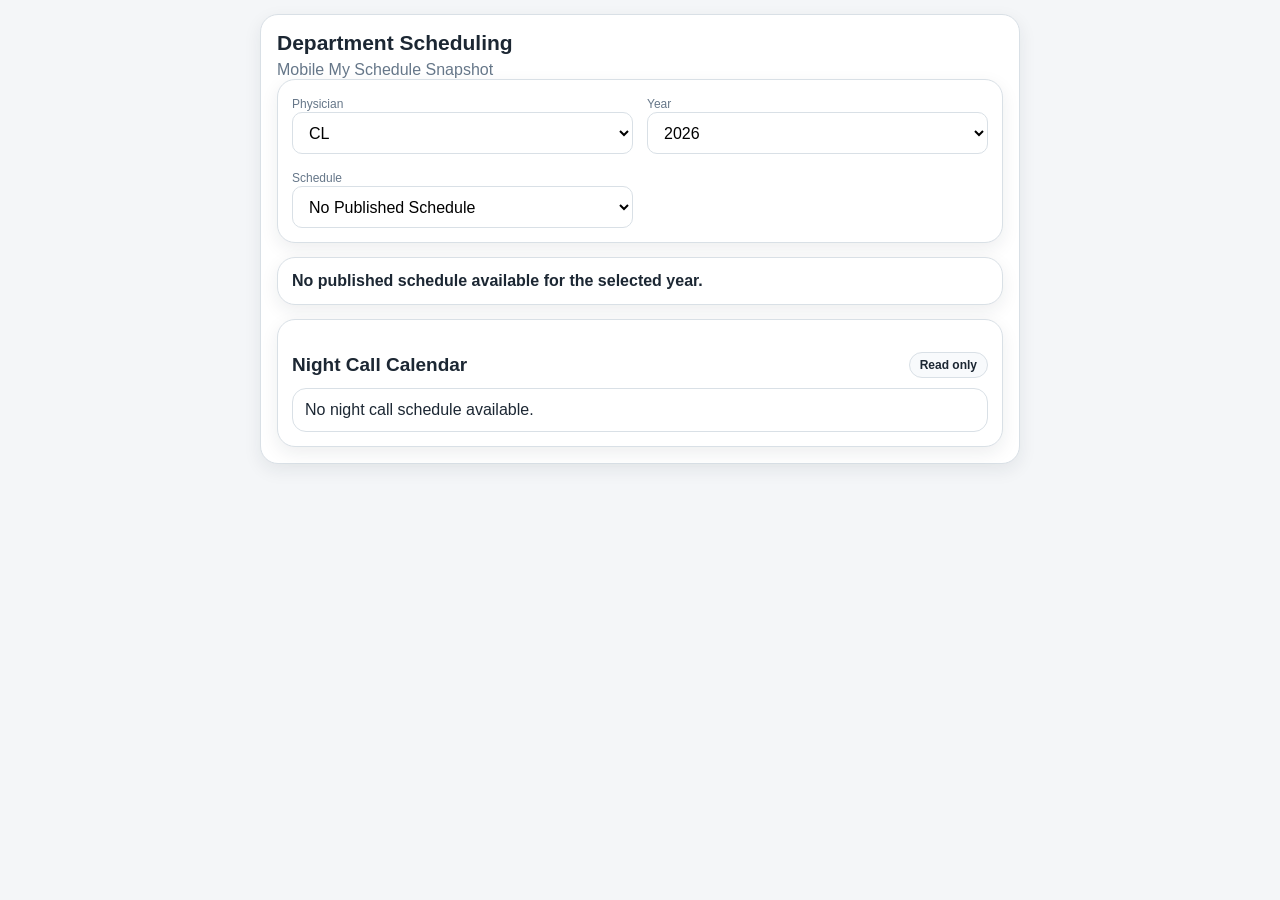
<file: mobile_snapshot.html>
<!doctype html>
<html>
<head>
  <meta charset="utf-8">
  <meta name="viewport" content="width=device-width, initial-scale=1">
  <title>Mobile Snapshot</title>
  <style>

/* Exact fix: fairness header service cells only */
.fairness-tight th.service-ICU,
.fairness-tight th.service-GIM,
.fairness-tight th.service-CAR1,
.fairness-tight th.service-CAR2,
.fairness-tight th.service-OP1,
.fairness-tight th.service-OP2,
.fairness-tight th.service-OP3,
.fairness-tight th.service-Resp,
.fairness-tight th.service-Nephro,
.fairness-tight th.service-Echo,
.fairness-tight th.service-Weekend{
  color:#ffffff !important;
}











:root{
  --bg:#f4f6f8;
  --panel:#ffffff;
  --soft:#eef2f5;
  --line:#d9e0e6;
  --text:#1c2733;
  --muted:#667789;
  --accent:#315d8f;
  --accent-2:#0f4c81;
  --good:#2e7d32;
  --warn:#b7791f;
  --bad:#b42318;
  --locum:#6b46c1;
  --shadow:0 6px 18px rgba(26,39,53,.08);
  --radius:14px;
}
*{box-sizing:border-box}
html,body{margin:0;padding:0;font-family:-apple-system,BlinkMacSystemFont,'Segoe UI',Roboto,Arial,sans-serif;color:var(--text);background:var(--bg)}
a{color:var(--accent-2);text-decoration:none}
button,input,select,textarea{font:inherit}
button{cursor:pointer}
.hidden{display:none!important}
.page-shell{display:grid;grid-template-columns:240px minmax(0,1fr) 330px;min-height:100vh;gap:16px;padding:16px}
.sidebar,.main-panel,.inspector,.home-shell,.mobile-shell{background:var(--panel);border:1px solid var(--line);box-shadow:var(--shadow);border-radius:18px}
.sidebar{padding:16px;position:sticky;top:16px;height:calc(100vh - 32px);overflow:auto}
.brand{font-size:21px;font-weight:700;margin-bottom:6px}
.brand-sub{color:var(--muted);font-size:13px;margin-bottom:18px}
.side-nav{display:flex;flex-direction:column;gap:6px}
.side-nav button{background:transparent;border:1px solid transparent;border-radius:10px;padding:11px 12px;text-align:left;color:var(--text)}
.side-nav button.active,.side-nav button:hover{background:#eef4fb;border-color:#cfe0f4;color:var(--accent-2)}
.side-footer{margin-top:18px;padding-top:14px;border-top:1px solid var(--line);color:var(--muted);font-size:12px}
.main-panel{padding:18px;overflow:auto}
.inspector{padding:18px;position:sticky;top:16px;height:calc(100vh - 32px);overflow:auto}
.topbar{display:flex;justify-content:space-between;gap:12px;align-items:flex-start;margin-bottom:16px;flex-wrap:wrap}
.title-block h1{margin:0 0 6px;font-size:28px}
.subtitle{margin:0;color:var(--muted)}
.action-row,.inline-actions,.form-row{display:flex;gap:10px;flex-wrap:wrap;align-items:center}
.action-row button,.btn{border:1px solid var(--line);background:#fff;padding:10px 14px;border-radius:10px;color:var(--text)}
.action-row button.primary,.btn.primary{background:var(--accent);border-color:var(--accent);color:#fff}
.action-row button.ghost,.btn.ghost{background:#f7fafc}
.action-row button.warn,.btn.warn{background:#fff7ed;border-color:#f0d4ae;color:#9a5f06}
.action-row button.success,.btn.success{background:#edf7ee;border-color:#b7dec0;color:#1a6c28}
.top-inputs{display:flex;gap:10px;flex-wrap:wrap;align-items:center}
.top-inputs label{font-size:13px;color:var(--muted)}
.top-inputs input,.top-inputs select,.field,textarea{border:1px solid var(--line);background:#fff;padding:10px 12px;border-radius:10px;min-height:42px}
.summary-grid{display:grid;grid-template-columns:repeat(6,minmax(130px,1fr));gap:12px;margin-bottom:16px}
.card{background:var(--panel);border:1px solid var(--line);border-radius:16px;padding:14px;box-shadow:var(--shadow)}
.stat-card h3{margin:0 0 8px;font-size:13px;color:var(--muted);font-weight:600}
.stat-value{font-size:24px;font-weight:700}
.stat-sub{color:var(--muted);font-size:12px;margin-top:6px}
.section-title{display:flex;justify-content:space-between;align-items:center;gap:10px;margin:18px 0 10px}
.section-title h2{margin:0;font-size:19px}
.panel-grid{display:grid;grid-template-columns:2fr 1fr;gap:14px}
.stack{display:flex;flex-direction:column;gap:14px}
.notice-list{display:flex;flex-direction:column;gap:8px}
.notice{border:1px solid var(--line);border-left:4px solid var(--accent);padding:10px 12px;border-radius:10px;background:#fcfdff;font-size:14px}
.notice.warning{border-left-color:var(--warn);background:#fffaf1}
.notice.error{border-left-color:var(--bad);background:#fff5f5}
.badge{display:inline-flex;align-items:center;gap:6px;border-radius:999px;padding:5px 10px;font-size:12px;font-weight:600;border:1px solid var(--line);background:#f8fafc;color:var(--text)}
.badge.good{background:#edf7ee;border-color:#b7dec0;color:#1a6c28}
.badge.warn{background:#fff7ed;border-color:#f0d4ae;color:#9a5f06}
.badge.bad{background:#fff1f2;border-color:#fecdd3;color:#b42318}
.badge.locum{background:#f5f3ff;border-color:#ddd6fe;color:var(--locum)}
.table-wrap{overflow:auto;border:1px solid var(--line);border-radius:16px;background:#fff}
table{width:100%;border-collapse:collapse}
th,td{padding:11px 12px;border-bottom:1px solid var(--line);vertical-align:top;font-size:14px}
th{background:#f8fafc;color:#435161;position:sticky;top:0;z-index:1}
tr:last-child td{border-bottom:none}
.service-col{width:110px;font-weight:700}
.assign-cell{min-width:140px;cursor:pointer}
.assign-chip{display:inline-flex;align-items:center;gap:6px;padding:7px 10px;border-radius:999px;background:#eef4fb;border:1px solid #d2e3f4;font-weight:600}
.assign-chip.locum{background:#f5f3ff;border-color:#ddd6fe;color:var(--locum)}
.assign-chip.unfilled{background:#fff5f5;border-color:#fecaca;color:#b42318}
.assign-chip.weekend{background:#fffaf0;border-color:#f3d6a1;color:#9a5f06}
.muted{color:var(--muted)}
.tabs{display:flex;gap:8px;flex-wrap:wrap;margin-bottom:14px}
.tabs button{background:#fff;border:1px solid var(--line);padding:10px 12px;border-radius:10px}
.tabs button.active{background:#eef4fb;border-color:#cfe0f4;color:var(--accent-2)}
.inspector h3{margin:0 0 12px}
.detail-box{border:1px solid var(--line);border-radius:14px;padding:12px;background:#fafcfe;margin-bottom:12px}
.kv{display:grid;grid-template-columns:110px 1fr;gap:8px;font-size:14px}
.kv div:nth-child(odd){color:var(--muted)}
.calendar-month{border:1px solid var(--line);border-radius:16px;background:#fff;overflow:hidden}
.month-title{padding:12px 14px;background:#f8fafc;border-bottom:1px solid var(--line);font-weight:700}
.month-grid{display:grid;grid-template-columns:repeat(7,1fr)}
.day-head,.day-cell{border-right:1px solid var(--line);border-bottom:1px solid var(--line);min-height:92px;padding:8px}
.day-head{min-height:auto;background:#fcfdff;font-size:12px;color:var(--muted);font-weight:700}
.month-grid > :nth-child(7n){border-right:none}
.day-num{font-size:12px;color:var(--muted);margin-bottom:8px}
.day-owner{font-size:13px;font-weight:700;display:inline-block;padding:4px 8px;border-radius:999px;background:#eef4fb;border:1px solid #d2e3f4}
.day-owner.locum{background:#f5f3ff;border-color:#ddd6fe;color:var(--locum)}
.day-owner.weekend{background:#fffaf0;border-color:#f3d6a1;color:#9a5f06}
.day-cell.weekend{background:#fffdf7}
.day-cell.unfilled{background:#fff5f5}
.list{display:flex;flex-direction:column;gap:10px}
.list-item{border:1px solid var(--line);border-radius:14px;padding:12px;background:#fff}
.request-strip{display:flex;gap:8px;overflow:auto;padding:8px 2px}
.date-pill{min-width:54px;border:1px solid var(--line);border-radius:12px;padding:8px 6px;background:#fff;text-align:center;cursor:pointer}
.date-pill small{display:block;color:var(--muted);font-size:11px}
.date-pill.active,.date-pill.in-range{background:#eef4fb;border-color:#cfe0f4}
.date-pill.single{background:#edf7ee;border-color:#b7dec0}
.selector-grid{display:grid;grid-template-columns:repeat(auto-fit,minmax(240px,1fr));gap:14px}
.checkbox-grid{display:grid;grid-template-columns:repeat(auto-fit,minmax(120px,1fr));gap:8px}
.check-card{border:1px solid var(--line);border-radius:12px;padding:10px;background:#fff}
.quick-card{border:1px solid var(--line);border-radius:14px;padding:12px;background:#fff}
.home-shell{max-width:980px;margin:28px auto;padding:28px}
.home-grid{display:grid;grid-template-columns:repeat(4,1fr);gap:14px;margin-top:20px}
.portal-link{display:block;border:1px solid var(--line);border-radius:16px;padding:18px;background:#fff;box-shadow:var(--shadow)}
.portal-link h2{margin:0 0 8px;font-size:20px}
.mobile-shell{max-width:760px;margin:14px auto;padding:16px}
.card-grid-2{display:grid;grid-template-columns:1fr 1fr;gap:14px}
.small{font-size:12px;color:var(--muted)}
.code{font-family:ui-monospace,SFMono-Regular,Menlo,Monaco,Consolas,monospace}
@media (max-width: 1220px){
  .page-shell{grid-template-columns:220px minmax(0,1fr)}
  .inspector{grid-column:1 / -1;position:static;height:auto}
}
@media (max-width: 900px){
  .page-shell{grid-template-columns:1fr;padding:10px}
  .sidebar{position:static;height:auto}
  .summary-grid{grid-template-columns:repeat(2,1fr)}
  .panel-grid,.card-grid-2,.home-grid{grid-template-columns:1fr}
}

.service-ICU{background:#eaf7ec!important;border-left:4px solid #2f855a!important}
.service-GIM{background:#fff7e8!important;border-left:4px solid #d69e2e!important}
.service-CAR1{background:#e9f2ff!important;border-left:4px solid #2b6cb0!important}
.service-CAR2{background:#e6eeff!important;border-left:4px solid #1d4ed8!important}
.service-Resp{background:#f4ebff!important;border-left:4px solid #7c3aed!important}
.service-Nephro{background:#f7efe9!important;border-left:4px solid #975a16!important}
.service-OP1,.service-OP2,.service-OP3{background:#f3f5f7!important;border-left:4px solid #718096!important}
.service-Echo{background:#e8fbf3!important;border-left:4px solid #10b981!important}
.service-Weekend{background:#fff1f1!important;border-left:4px solid #dc2626!important}
.week-row-label{white-space:nowrap;font-weight:700}
.service-header{font-size:12px;font-weight:700}
.service-cell{min-width:120px}
.fairness-tight th,.fairness-tight td{font-size:13px;padding:8px 10px;text-align:center}
.fairness-tight td:first-child,.fairness-tight th:first-child{text-align:left;position:sticky;left:0;background:#fff;z-index:1}
.pinned{outline:2px solid #eab308}
.pin-toggle{margin-left:6px;cursor:pointer;font-size:12px;user-select:none}
.cell-inner{display:flex;align-items:center;justify-content:space-between;gap:8px}
.calendar-months{display:flex;flex-direction:column;gap:16px}
.month-card{border:1px solid var(--line);border-radius:14px;padding:12px;background:#fff}
.month-header{font-weight:700;margin-bottom:10px}
.month-grid{display:grid;grid-template-columns:repeat(7,minmax(0,1fr));gap:6px}
.day-head{font-size:12px;color:var(--muted);text-align:center;padding:4px 0}
.day-cell{min-height:74px;border:1px solid var(--line);border-radius:10px;background:#fff;padding:8px;display:flex;flex-direction:column;align-items:flex-start;justify-content:flex-start;gap:6px}
.day-cell.clickable{cursor:pointer}
.day-cell.disabled,.day-cell:disabled{background:#f8fafc;color:#9aa7b5;cursor:not-allowed}
.day-cell.weekend-muted{background:#fafbfc}
.day-cell.single-selected{background:#e8f1fb;border-color:#9ab8da}
.day-cell.range-selected{background:#edf7ee;border-color:#9fd0a8}
.day-cell.weekend.range-selected{background:#fff6e8;border-color:#f2cf95}
.day-num{font-weight:700}
.day-note{font-size:11px;color:var(--muted);line-height:1.2}
.coverage-row{align-items:flex-start}



:root{
  --svc-icu:#8f2020;
  --svc-gim:#163f73;
  --svc-car1:#1f7a45;
  --svc-car2:#1c6b74;
  --svc-resp:#6d3da8;
  --svc-nephro:#7a4b1f;
  --svc-op:#2f6fad;
  --svc-echo:#c76b17;
  --svc-weekend:#5b6472;
  --current-week:#fff7d6;
  --current-week-border:#e6c75b;
}
.topbar{padding-bottom:4px;border-bottom:1px solid var(--line)}
.title-block h1{letter-spacing:-0.02em}
.action-row button,.btn{font-weight:600;box-shadow:0 1px 2px rgba(0,0,0,.04)}
.card{border-radius:18px}
.table-wrap{border:1px solid var(--line);border-radius:16px;overflow:auto;background:#fff}
table{border-collapse:separate;border-spacing:0}
thead th{position:sticky;top:0;background:#f8fafc;z-index:2}
th.service-col,.week-row-label{position:sticky;left:0;background:#fff;z-index:1}
.assign-chip{background:#fff;border-color:rgba(0,0,0,.06);box-shadow:inset 0 0 0 1px rgba(255,255,255,.25)}
.assign-chip.weekend{background:#f7f7f8;border-color:#d7dbe0;color:#39414d}
.assign-chip.locum{background:#f5f3ff;border-color:#ddd6fe;color:#5b42b6}
.assign-chip.unfilled{background:#fff4f4;border-color:#fecaca;color:#b42318}
.service-header{color:#fff!important;border-left:none!important}
.service-ICU{background:color-mix(in srgb, var(--svc-icu) 10%, white)!important;border-left:4px solid var(--svc-icu)!important}
.service-GIM{background:color-mix(in srgb, var(--svc-gim) 10%, white)!important;border-left:4px solid var(--svc-gim)!important}
.service-CAR1{background:color-mix(in srgb, var(--svc-car1) 10%, white)!important;border-left:4px solid var(--svc-car1)!important}
.service-CAR2{background:color-mix(in srgb, var(--svc-car2) 10%, white)!important;border-left:4px solid var(--svc-car2)!important}
.service-Resp{background:color-mix(in srgb, var(--svc-resp) 10%, white)!important;border-left:4px solid var(--svc-resp)!important}
.service-Nephro{background:color-mix(in srgb, var(--svc-nephro) 10%, white)!important;border-left:4px solid var(--svc-nephro)!important}
.service-OP1,.service-OP2,.service-OP3{background:color-mix(in srgb, var(--svc-op) 10%, white)!important;border-left:4px solid var(--svc-op)!important}
.service-Echo{background:color-mix(in srgb, var(--svc-echo) 10%, white)!important;border-left:4px solid var(--svc-echo)!important}
.service-Weekend{background:color-mix(in srgb, var(--svc-weekend) 10%, white)!important;border-left:4px solid var(--svc-weekend)!important}
thead .service-ICU{background:var(--svc-icu)!important}
thead .service-GIM{background:var(--svc-gim)!important}
thead .service-CAR1{background:var(--svc-car1)!important}
thead .service-CAR2{background:var(--svc-car2)!important}
thead .service-Resp{background:var(--svc-resp)!important}
thead .service-Nephro{background:var(--svc-nephro)!important}
thead .service-OP1,thead .service-OP2,thead .service-OP3{background:var(--svc-op)!important}
thead .service-Echo{background:var(--svc-echo)!important}
thead .service-Weekend{background:var(--svc-weekend)!important}
.current-week-row td{background:var(--current-week)!important}
.current-week-row .week-row-label{background:var(--current-week)!important;box-shadow:inset 4px 0 0 var(--current-week-border)}
.current-schedule-card{background:linear-gradient(180deg,#fffdf6 0%, #fff9e6 100%);border-color:#ead48a}
.current-schedule-card .section-title h2{color:#7a5a00}
.schedule-snapshot-grid{display:grid;grid-template-columns:1fr;gap:12px}
.service-pill{display:inline-flex;align-items:center;gap:6px;padding:6px 10px;border-radius:999px;font-weight:700;font-size:12px;color:#fff}
.service-pill.icu{background:var(--svc-icu)}
.service-pill.gim{background:var(--svc-gim)}
.service-pill.car1{background:var(--svc-car1)}
.service-pill.car2{background:var(--svc-car2)}
.service-pill.resp{background:var(--svc-resp)}
.service-pill.nephro{background:var(--svc-nephro)}
.service-pill.op1,.service-pill.op2,.service-pill.op3{background:var(--svc-op)}
.service-pill.echo{background:var(--svc-echo)}
.service-pill.weekend{background:var(--svc-weekend)}
.service-pill.call{background:#405a7d}
.upcoming-label{font-size:11px;font-weight:700;letter-spacing:.04em;text-transform:uppercase;color:var(--muted);margin-bottom:8px}
.list-item.current-item{border-color:#ead48a;background:#fffdf6}
.day-cell.today,.day-cell.current-week{outline:2px solid #ead48a;outline-offset:-2px;background:#fffdf6}
@media (max-width: 900px){
  .summary-grid{grid-template-columns:repeat(2,minmax(140px,1fr))}
  .top-inputs{display:grid;grid-template-columns:1fr 1fr;align-items:end}
}

.night-month-nav{display:flex;align-items:center;justify-content:space-between;gap:10px;margin:12px 0}
.night-month-nav .month-label{font-weight:700}
</style>
<script src="./supabase.js?v=request-save-20260630"></script>
</head>
<body data-page="mobile">
<script>window.PAGE_TYPE='mobile';</script>
<script>(function(){
  const STORAGE_KEY = 'schedulerRebuildStateV13';
  let memoryFallback = null;

  function storageAvailable(){
    return false;
  }
  function readRaw(){
    if(memoryFallback != null) return memoryFallback;
    try{
      const boot = window.SchedulerCloud?.getBootState?.();
      if(boot && typeof boot === 'object'){
        memoryFallback = JSON.stringify(boot);
        return memoryFallback;
      }
    }catch(e){}
    return null;
  }
  function writeRaw(value){
    memoryFallback = value;
    try{
      const parsed = JSON.parse(value);
      window.SchedulerCloud?.setBootState?.(parsed);
    }catch(e){}
    try{ window.SchedulerCloud?.queuePush?.(STORAGE_KEY, value); }catch(e){}
  }
  function deepClone(x){ return JSON.parse(JSON.stringify(x)); }

  const physicians = [
    { id:'CL', name:'CL', type:'physician', services:['ICU','GIM','CAR1','CAR2','Echo','Weekend','Night','OP'], echoEligible:true, weekendEligible:true, nightEligible:true, opEligible:true,
      fairnessWeights:{ weeklyServices:1, icu:1, weekends:1, weekdayCall:1, echo:1 } },
    { id:'JK', name:'JK', type:'physician', services:['ICU','GIM','CAR1','CAR2','Weekend','Night','OP'], echoEligible:false, weekendEligible:true, nightEligible:true, opEligible:true,
      fairnessWeights:{ weeklyServices:1, icu:1, weekends:1, weekdayCall:1, echo:1 } },
    { id:'DK', name:'DK', type:'physician', services:['ICU','GIM','CAR1','CAR2','Echo','Weekend','Night','OP'], echoEligible:true, weekendEligible:true, nightEligible:true, opEligible:true,
      fairnessWeights:{ weeklyServices:1, icu:1, weekends:1, weekdayCall:1, echo:1 } },
    { id:'DC', name:'DC', type:'physician', services:['ICU','GIM','CAR1','CAR2','Echo','Weekend','Night','OP'], echoEligible:true, weekendEligible:true, nightEligible:true, opEligible:true,
      fairnessWeights:{ weeklyServices:0.5, icu:0.5, weekends:0.5, weekdayCall:0.5, echo:1 } },
    { id:'CD', name:'CD', type:'physician', services:['ICU','GIM','CAR1','CAR2','Weekend','Night','OP'], echoEligible:false, weekendEligible:true, nightEligible:true, opEligible:true,
      fairnessWeights:{ weeklyServices:1, icu:1, weekends:1, weekdayCall:1, echo:1 } },
    { id:'JL', name:'JL', type:'physician', services:['ICU','GIM','CAR1','Weekend','Night','OP'], echoEligible:false, weekendEligible:true, nightEligible:true, opEligible:true,
      fairnessWeights:{ weeklyServices:1, icu:1, weekends:1, weekdayCall:1, echo:1 } },
    { id:'BB', name:'BB', type:'physician', services:['ICU','Resp','Weekend','Night'], echoEligible:false, weekendEligible:true, nightEligible:true, opEligible:false,
      fairnessWeights:{ weeklyServices:1, icu:0.8, weekends:1, weekdayCall:0.8 } },
    { id:'BF', name:'BF', type:'physician', services:['Nephro','Weekend','Night'], echoEligible:false, weekendEligible:true, nightEligible:true, opEligible:false,
      fairnessWeights:{ weeklyServices:1, icu:1, weekends:1, weekdayCall:1, echo:1 } },
    { id:'SM', name:'SM', type:'physician', services:['Nephro'], echoEligible:false, weekendEligible:false, nightEligible:false, opEligible:false,
      fairnessWeights:{ weeklyServices:1, icu:1, weekends:1, weekdayCall:1, echo:1 } },
    { id:'TR', name:'TR', type:'physician', services:['Resp'], echoEligible:false, weekendEligible:false, nightEligible:false, opEligible:false,
      fairnessWeights:{ weeklyServices:1, icu:1, weekends:1, weekdayCall:1, echo:1 } }
  ];

  const locums = [
    { id:'LOC1', name:'Locum 1', type:'locum', generalLocum:true, coveringPhysician:'', weeklyCoverage:[], callDates:[], weekendDates:[] },
    { id:'LOC2', name:'Locum 2', type:'locum', generalLocum:true, coveringPhysician:'', weeklyCoverage:[], callDates:[], weekendDates:[] },
    { id:'LOC3', name:'Locum 3', type:'locum', generalLocum:true, coveringPhysician:'', weeklyCoverage:[], callDates:[], weekendDates:[] },
    { id:'LOC4', name:'Locum 4', type:'locum', generalLocum:true, coveringPhysician:'', weeklyCoverage:[], callDates:[], weekendDates:[] }
  ];

  function defaultState(){
    const today = new Date();
    const yyyy = today.getFullYear();
    const mm = String(today.getMonth()+1).padStart(2,'0');
    return {
      physicians: deepClone(physicians),
      locums: deepClone(locums),
      requests: [],
      draftWeeks: [],
      publishedWeeks: [],
      draftNightManual: [],
      publishedNightManual: [],
      overrideLog: [],
      settings: {
        scheduleStart: `${yyyy}-${mm}-01`,
        scheduleEnd: `${yyyy}-${mm}-28`
      },
      metadata: {
        lastGeneratedAt: null,
        lastPublishedAt: null,
        buildResetMarker: ''
      },
      fairnessCarryForward: {},
      publishHistory: [],
      publishedArchives: [],
      currentPublishedArchiveId: '',
      generatedSummary: {
        fairnessSummary: [],
        validation: []
      }
    };
  }

  function mergePeople(existing, canonical){
    const map = Object.fromEntries((existing || []).map(p => [p.id, p]));
    return canonical.map(base => ({
      ...deepClone(base),
      ...(map[base.id] || {}),
      fairnessWeights: deepClone(base.fairnessWeights || (map[base.id]?.fairnessWeights) || {}),
      weeklyCoverage: deepClone(map[base.id]?.weeklyCoverage || base.weeklyCoverage || []),
      callDates: deepClone(map[base.id]?.callDates || base.callDates || []),
      weekendDates: deepClone(map[base.id]?.weekendDates || base.weekendDates || [])
    }));
  }

  
  function applyOneTimeFreshReset(merged){
    const marker = 'fresh_start_v1';
    if(merged?.metadata?.buildResetMarker === marker) return merged;
    merged.draftWeeks = [];
    merged.publishedWeeks = [];
    merged.draftNightManual = [];
    merged.publishedNightManual = [];
    merged.overrideLog = [];
    merged.fairnessCarryForward = {};
    merged.publishHistory = [];
    merged.publishedArchives = [];
    merged.currentPublishedArchiveId = '';
    merged.generatedSummary = { fairnessSummary: [], validation: [] };
    merged.metadata = { ...(merged.metadata || {}), lastGeneratedAt: null, lastPublishedAt: null, buildResetMarker: marker };
    return merged;
  }

  function publishRangeExists(state, start, end){
    return (state.publishedArchives || []).some(a => a.start === start && a.end === end);
  }

  function removePublishedScheduleById(state, archiveId=''){
    if(!archiveId) return state;
    state.publishedArchives = (state.publishedArchives || []).filter(a => a.id !== archiveId);
    state.publishHistory = (state.publishHistory || []).filter(p => p.id !== archiveId);
    if(state.currentPublishedArchiveId === archiveId){
      const next = (state.publishedArchives || [])[0];
      state.currentPublishedArchiveId = next ? next.id : '';
      if(next){
        state.publishedWeeks = deepClone(next.weeks || []);
        state.publishedNightManual = deepClone(next.nightAssignments || []);
        state.metadata.lastPublishedAt = next.publishedAt || null;
      } else {
        state.publishedWeeks = [];
        state.publishedNightManual = [];
        state.metadata.lastPublishedAt = null;
      }
    } else if(!(state.publishedArchives || []).length){
      state.publishedWeeks = [];
      state.publishedNightManual = [];
      state.metadata.lastPublishedAt = null;
    }
    return state;
  }

function loadState(){
    try{
      const raw = readRaw();
      let parsed = null;
      if(raw){
        parsed = JSON.parse(raw);
      } else {
        const boot = window.SchedulerCloud?.getBootState?.();
        if(boot && typeof boot === 'object'){
          parsed = deepClone(boot);
        }
      }
      if(!parsed){
        const init = defaultState();
        return init;
      }
      const base = defaultState();
      const merged = {
        ...base,
        ...parsed,
        physicians: mergePeople(parsed.physicians, base.physicians),
        locums: mergePeople(parsed.locums, base.locums),
        requests: parsed.requests || [],
        draftWeeks: parsed.draftWeeks || [],
        publishedWeeks: parsed.publishedWeeks || [],
        draftNightManual: parsed.draftNightManual || [],
        publishedNightManual: parsed.publishedNightManual || [],
        overrideLog: parsed.overrideLog || [],
        settings: { ...base.settings, ...(parsed.settings || {}) },
        metadata: { ...base.metadata, ...(parsed.metadata || {}) },
        fairnessCarryForward: parsed.fairnessCarryForward || {},
        publishHistory: parsed.publishHistory || [],
        publishedArchives: parsed.publishedArchives || [],
        currentPublishedArchiveId: parsed.currentPublishedArchiveId || '',
        generatedSummary: { ...base.generatedSummary, ...(parsed.generatedSummary || {}) }
      };
      applyOneTimeFreshReset(merged);
      return merged;
    }catch(err){
      console.error('loadState failed', err);
      const boot = window.SchedulerCloud?.getBootState?.();
      if(boot && typeof boot === 'object'){
        try{
          const cloned = deepClone(boot);
          return cloned;
        }catch(innerErr){
          console.error('loadState boot fallback failed', innerErr);
        }
      }
      const init = defaultState();
      return init;
    }
  }

  function saveState(state){ writeRaw(JSON.stringify(state)); }
  function updateState(mutator){
    const current = loadState();
    const next = mutator(deepClone(current)) || current;
    saveState(next);
    return next;
  }
  function resetState(){ const init = defaultState(); saveState(init); return init; }
  function publishDraft(){
    return updateState(state => {
      const start = state.settings?.scheduleStart || '';
      const end = state.settings?.scheduleEnd || '';
      if(publishRangeExists(state, start, end)) return state;
      const now = new Date().toISOString();
      const archiveId = `pub_${Date.now()}`;
      state.publishedWeeks = deepClone(state.draftWeeks);
      state.publishedNightManual = deepClone(state.draftNightManual);
      const fairnessSummary = (state.generatedSummary?.fairnessSummary || []);
      state.fairnessCarryForward = state.fairnessCarryForward || {};
      if(typeof accumulateFairnessIntoCarryForward === 'function'){
        state.fairnessCarryForward = accumulateFairnessIntoCarryForward(state.fairnessCarryForward || {}, fairnessSummary);
      }
      state.publishHistory = state.publishHistory || [];
      state.publishHistory.push({ id: archiveId, publishedAt: now, start, end, fairnessSummary: deepClone(fairnessSummary) });
      state.publishedArchives = state.publishedArchives || [];
      state.publishedArchives.push({ id: archiveId, publishedAt: now, start, end, weeks: deepClone(state.draftWeeks || []), nightAssignments: deepClone(state.draftNightManual || []) });
      state.currentPublishedArchiveId = archiveId;
      state.metadata.lastPublishedAt = now;
      return state;
    });
  }
  function upsertRequest(req){
    return updateState(state => {
      const idx = state.requests.findIndex(r => r.id === req.id);
      if(idx >= 0) state.requests[idx] = req;
      else state.requests.push(req);
      return state;
    });
  }
  function removeRequest(id){
    return updateState(state => {
      state.requests = state.requests.filter(r => r.id !== id);
      return state;
    });
  }
  function saveLocum(locumId, patch){
    return updateState(state => {
      const idx = state.locums.findIndex(l => l.id === locumId);
      if(idx >= 0) state.locums[idx] = { ...state.locums[idx], ...deepClone(patch) };
      return state;
    });
  }
  function addOverride(entry){
    return updateState(state => { state.overrideLog.unshift(entry); return state; });
  }
  function clearOverrides(){
    return updateState(state => { state.overrideLog = []; return state; });
  }

  window.AppState = {
    STORAGE_KEY,
    deepClone,
    defaultState,
    loadState,
    saveState,
    updateState,
    resetState,
    publishDraft,
    publishRangeExists,
    removePublishedScheduleById,
    upsertRequest,
    removeRequest,
    saveLocum,
    addOverride,
    clearOverrides
  };
})();
</script>
<script>(function(){
  const MAJOR_SERVICES = ['ICU','GIM','CAR1','CAR2','Resp','Nephro','OP1','OP2','OP3'];
  const REQUIRED_SERVICES = ['Resp','Nephro','ICU','GIM','CAR1','CAR2'];
  const OPTIONAL_OP_SERVICES = ['OP1','OP2','OP3'];
  const ROW_SERVICES = ['ICU','GIM','CAR1','CAR2','Resp','Nephro','OP1','OP2','OP3','Echo','Weekend'];
  const OP_SERVICES = ['OP1','OP2','OP3'];
  const ECHO_ALLOWED = ['ICU','GIM','CAR1','CAR2','OP1','OP2','OP3'];

  function iso(date){ return new Date(date.getTime() - date.getTimezoneOffset()*60000).toISOString().slice(0,10); }
  function parseDate(str){ return new Date(str + 'T12:00:00'); }
  function addDays(date, days){ const d = new Date(date); d.setDate(d.getDate()+days); return d; }
  function monthKey(dateStr){ return dateStr.slice(0,7); }
  function startOfWeekMonday(date){ const d = new Date(date); const day = (d.getDay()+6)%7; return addDays(d, -day); }
  function daterange(start, end){ const arr=[]; let cur=new Date(start); while(cur<=end){ arr.push(new Date(cur)); cur=addDays(cur,1); } return arr; }
  function unique(arr){ return [...new Set(arr)]; }

  function getWeeks(startStr, endStr){
    const start = parseDate(startStr);
    const end = parseDate(endStr);
    const firstMon = startOfWeekMonday(start);
    const weeks = [];
    let cur = new Date(firstMon);
    while(cur <= end){
      const weekStart = iso(cur);
      weeks.push({
        weekStart,
        weekEnd: iso(addDays(cur,4)),
        weekendStart: iso(addDays(cur,5)),
        weekendEnd: iso(addDays(cur,6)),
        month: weekStart.slice(0,7),
        services: Object.fromEntries(MAJOR_SERVICES.concat(['Echo']).map(s => [s,''])),
        weekendOwner: '',
        validation: []
      });
      cur = addDays(cur,7);
    }
    return weeks;
  }

  function getAllPeople(state){ return [...state.physicians, ...state.locums]; }
  function personMap(state){ return Object.fromEntries(getAllPeople(state).map(p => [p.id, p])); }
  function physicianMap(state){ return Object.fromEntries(state.physicians.map(p => [p.id, p])); }
  function getApprovedRequests(state){ return (state.requests || []).filter(r => r.status !== 'denied'); }
  function requestOverlap(r, startStr, endStr){ return !(r.endDate < startStr || r.startDate > endStr); }
  function hasRequest(state, personId, type, startStr, endStr){
    return getApprovedRequests(state).some(r => r.personId === personId && r.type === type && requestOverlap(r, startStr, endStr));
  }
  function hasVacation(state, personId, startStr, endStr){ return hasRequest(state, personId, 'vacation', startStr, endStr); }
  function getLocumById(state, id){ return (state.locums || []).find(l => l.id === id); }

  function canDoService(person, service){
    if(!person) return false;
    if(service === 'Echo') return !!person.echoEligible;
    if(OP_SERVICES.includes(service)) return !!person.opEligible;
    if(service === 'Weekend') return !!person.weekendEligible;
    if(service === 'Night') return !!person.nightEligible;
    return (person.services || []).includes(service);
  }

  function fairnessWeight(person, bucket){
    const w = person?.fairnessWeights || {};
    if(bucket === 'service') return w.weeklyServices || 1;
    if(bucket === 'icu') return w.icu || 1;
    if(bucket === 'weekend') return w.weekends || 1;
    if(bucket === 'night') return w.weekdayCall || 1;
    if(bucket === 'echo') return w.echo || 1;
    return 1;
  }

  function targetPhysicianIdForAssignment(state, ownerId){
    const person = personMap(state)[ownerId];
    if(!person) return null;
    if(person.type !== 'locum') return ownerId;
    if(person.generalLocum) return null;
    return person.coveringPhysician || null;
  }

  function initFairnessStore(state){
    const store = {};
    state.physicians.forEach(p => {
      store[p.id] = {
        id:p.id,
        name:p.name,
        weekends:0,
        nightCalls:0,
        icuWeeks:0,
        weeklyServices:0,
        serviceCounts:{},
        weighted:{ weekends:0, nightCalls:0, icu:0, services:0 }
      };
    });
    return store;
  }

  function addFairnessCharge(state, store, ownerId, kind, service){
    const targetId = targetPhysicianIdForAssignment(state, ownerId);
    if(!targetId || !store[targetId]) return;
    const person = physicianMap(state)[targetId];
    if(kind === 'weekend'){
      store[targetId].weekends += 1;
      store[targetId].weighted.weekends = +(store[targetId].weekends / fairnessWeight(person,'weekend')).toFixed(2);
    } else if(kind === 'night'){
      store[targetId].nightCalls += 1;
      store[targetId].weighted.nightCalls = +(store[targetId].nightCalls / fairnessWeight(person,'night')).toFixed(2);
    } else if(kind === 'service'){
      if(service === 'ICU'){
        store[targetId].icuWeeks += 1;
        store[targetId].weighted.icu = +(store[targetId].icuWeeks / fairnessWeight(person,'icu')).toFixed(2);
      } else {
        store[targetId].weeklyServices += 1;
        store[targetId].weighted.services = +(store[targetId].weeklyServices / fairnessWeight(person,'service')).toFixed(2);
      }
      if(service){ store[targetId].serviceCounts[service] = (store[targetId].serviceCounts[service] || 0) + 1; }
    }
  }

  function summarizeFairness(state, weeks, nights){
    const store = initFairnessStore(state);
    weeks.forEach(week => {
      MAJOR_SERVICES.forEach(service => { if(week.services[service]) addFairnessCharge(state, store, week.services[service], 'service', service); });
      if(week.weekendOwner) addFairnessCharge(state, store, week.weekendOwner, 'weekend');
    });
    (nights || []).filter(n => !n.weekend && n.owner).forEach(n => addFairnessCharge(state, store, n.owner, 'night'));
    return Object.values(store).map(item => {
      item.compositeScore = +(
        item.weighted.services + item.weighted.icu + item.weighted.weekends + item.weighted.nightCalls
      ).toFixed(2);
      return item;
    }).sort((a,b) => a.compositeScore - b.compositeScore || a.id.localeCompare(b.id));
  }

  
  function applyPinnedAssignments(state, weeks){
    const priorWeeks = state.draftWeeks || [];
    const priorMap = Object.fromEntries(priorWeeks.map(w => [w.weekStart, w]));
    weeks.forEach(week => {
      const prior = priorMap[week.weekStart];
      if(!prior) return;
      week.pinnedServices = Object.assign({}, prior.pinnedServices || {});
      Object.keys(week.pinnedServices).forEach(service => {
        if(!week.pinnedServices[service]) return;
        if(service === 'Weekend') week.weekendOwner = prior.weekendOwner || '';
        else week.services[service] = (prior.services || {})[service] || '';
      });
    });
  }

  function currentScore(store, id, bucket){
    if(!store[id]) return 999;
    if(bucket === 'weekend') return store[id].weighted.weekends;
    if(bucket === 'night') return store[id].weighted.nightCalls;
    if(bucket === 'ICU') return store[id].weighted.icu;
    return store[id].weighted.services;
  }

  function buildAvailability(state, weeks){
    const avail = {};
    getAllPeople(state).forEach(person => {
      avail[person.id] = {};
      weeks.forEach(week => {
        avail[person.id][week.weekStart] = {
          serviceAvailable: !hasVacation(state, person.id, week.weekStart, week.weekEnd),
          nightAvailable: !hasVacation(state, person.id, week.weekStart, week.weekEnd) && !hasRequest(state, person.id,'no_call',week.weekStart, week.weekEnd) && !hasRequest(state, person.id,'no_night_call',week.weekStart, week.weekEnd),
          weekendAvailable: !hasVacation(state, person.id, week.weekStart, week.weekendEnd) && !hasRequest(state, person.id,'weekends_off',week.weekendStart, week.weekendEnd),
          respRequested: hasRequest(state, person.id, 'resp_week_request', week.weekStart, week.weekEnd),
          nephroRequested: hasRequest(state, person.id, 'nephro_week_request', week.weekStart, week.weekEnd),
          noGimWeek: hasRequest(state, person.id, 'no_gim_week', week.weekStart, week.weekEnd),
          noIcuWeek: hasRequest(state, person.id, 'no_icu_week', week.weekStart, week.weekEnd)
        };
      });
    });
    return avail;
  }


  function isBlockedForServiceRequest(availability, personId, weekStart, service){
    const av = availability?.[personId]?.[weekStart];
    if(!av) return false;
    if(service === 'GIM' && av.noGimWeek) return true;
    if(service === 'ICU' && av.noIcuWeek) return true;
    return false;
  }

  function peopleAssignedThisWeek(week){
    const ids = {};
    MAJOR_SERVICES.forEach(service => { if(week.services[service]) ids[week.services[service]] = service; });
    return ids;
  }

  
  function serviceBucketWeight(person, service){
    return service === 'ICU' ? fairnessWeight(person,'icu') : fairnessWeight(person,'service');
  }

  function computeServiceTargets(state, weeks, services){
    const targets = {};
    (services || MAJOR_SERVICES).forEach(service => {
      const eligible = state.physicians.filter(p => canDoService(p, service));
      const totalWeight = eligible.reduce((sum, p) => sum + serviceBucketWeight(p, service), 0) || 1;
      targets[service] = {};
      eligible.forEach(p => {
        targets[service][p.id] = +(weeks.length * serviceBucketWeight(p, service) / totalWeight).toFixed(4);
      });
    });
    return targets;
  }

  function serviceDeficitScore(store, personId, service, targets){
    const target = targets?.[service]?.[personId];
    if(target == null || target <= 0) return 999;
    const current = store[personId]?.serviceCounts?.[service] || 0;
    return +((current) / target).toFixed(4);
  }

  function serviceRecentPenalty(weeks, weekStart, personId, service){
    const idx = weeks.findIndex(w => w.weekStart === weekStart);
    if(idx <= 0) return 0;
    let penalty = 0;
    if(idx-1 >= 0 && weeks[idx-1].services?.[service] === personId) penalty += 0.25;
    if(idx-2 >= 0 && weeks[idx-2].services?.[service] === personId) penalty += 0.15;
    return penalty;
  }

  function overallWeeklyBurden(store, personId){
    if(!store[personId]) return 999;
    return +(store[personId].weighted.services + store[personId].weighted.icu).toFixed(4);
  }

  function opPriorityPenalty(service){
    return service === 'OP1' ? 0 : service === 'OP2' ? 0.2 : 0.4;
  }

  function serviceCandidates(state, availability, week, service, fairnessStore){
    const assigned = peopleAssignedThisWeek(week);
    return state.physicians.filter(p => {
      if(!canDoService(p, service)) return false;
      if(assigned[p.id]) return false;
      if(!availability[p.id][week.weekStart].serviceAvailable) return false;
      if(isBlockedForServiceRequest(availability, p.id, week.weekStart, service)) return false;
          // Simple BB rule: BB can only do ICU on weeks where BB is already assigned Resp.
          if(service === 'ICU' && p.id === 'BB' && week.services?.Resp !== 'BB') return false;
      return true;
    }).sort((a,b) => {
      const aPref = service === 'Resp' ? (availability[a.id][week.weekStart].respRequested ? -1 : 0)
        : service === 'Nephro' ? (availability[a.id][week.weekStart].nephroRequested ? -1 : 0) : 0;
      const bPref = service === 'Resp' ? (availability[b.id][week.weekStart].respRequested ? -1 : 0)
        : service === 'Nephro' ? (availability[b.id][week.weekStart].nephroRequested ? -1 : 0) : 0;
      if(aPref !== bPref) return aPref - bPref;
      const as = currentScore(fairnessStore, a.id, service);
      const bs = currentScore(fairnessStore, b.id, service);
      if(as !== bs) return as - bs;
      return a.id.localeCompare(b.id);
    });
  }

  function addAssignmentChargeSimple(store, state, ownerId, kind, service){
    const targetId = targetPhysicianIdForAssignment(state, ownerId) || ownerId;
    if(!store[targetId]) return;
    const person = physicianMap(state)[targetId];
    if(kind === 'weekend'){
      store[targetId].weekends += 1;
      store[targetId].weighted.weekends = +(store[targetId].weekends / fairnessWeight(person,'weekend')).toFixed(2);
    } else if(kind === 'night'){
      store[targetId].nightCalls += 1;
      store[targetId].weighted.nightCalls = +(store[targetId].nightCalls / fairnessWeight(person,'night')).toFixed(2);
    } else if(kind === 'service'){
      if(service === 'ICU'){
        store[targetId].icuWeeks += 1;
        store[targetId].weighted.icu = +(store[targetId].icuWeeks / fairnessWeight(person,'icu')).toFixed(2);
      } else {
        store[targetId].weeklyServices += 1;
        store[targetId].weighted.services = +(store[targetId].weeklyServices / fairnessWeight(person,'service')).toFixed(2);
      }
    }
  }

function enforceHardNoGimNoIcuBlocks(state, weeks, availability){
  // Final safety guard: No GIM Week and No ICU Week are absolute blocks for those services only.
  ['ICU','GIM'].forEach(service => {
    weeks.forEach((week, idx) => {
      const owner = (week.services || {})[service] || '';
      if(!owner) return;
      if(!isBlockedForServiceRequest(availability, owner, week.weekStart, service)) return;

      console.warn(`Blocked invalid ${service} assignment: ${owner} on ${week.weekStart}`);
      week.services[service] = '';
      const assigned = peopleAssignedThisWeek(week);
      const prevOwner = idx > 0 ? weeks[idx-1].services?.[service] : '';
      const prev2Owner = idx > 1 ? weeks[idx-2].services?.[service] : '';

      const replacement = state.physicians
        .filter(p => {
          if(!canDoService(p, service)) return false;
          if(assigned[p.id]) return false;
          if(!availability[p.id]?.[week.weekStart]?.serviceAvailable) return false;
          if(isBlockedForServiceRequest(availability, p.id, week.weekStart, service)) return false;
          return true;
        })
        .sort((a,b) => {
          const aRecent = (a.id === prevOwner || a.id === prev2Owner) ? 0.5 : 0;
          const bRecent = (b.id === prevOwner || b.id === prev2Owner) ? 0.5 : 0;
          if(aRecent !== bRecent) return aRecent - bRecent;
          return a.id.localeCompare(b.id);
        })[0];

      if(replacement) week.services[service] = replacement.id;
    });
  });
}

function assignMajorServices(state, weeks, availability){
    const store = initFairnessStore(state);
    const requiredTargets = computeServiceTargets(state, weeks, REQUIRED_SERVICES);

    // Phase 1: distribute required services globally across the whole block.
    REQUIRED_SERVICES.forEach(service => {
      weeks.forEach((week, idx) => {
        const assigned = peopleAssignedThisWeek(week);
        const candidates = state.physicians.filter(p => {
          if(!canDoService(p, service)) return false;
          if(assigned[p.id]) return false;
          if(!availability[p.id][week.weekStart].serviceAvailable) return false;
          return true;
        }).sort((a,b) => {
          const aPref = service === 'Resp' ? (availability[a.id][week.weekStart].respRequested ? -1 : 0)
            : service === 'Nephro' ? (availability[a.id][week.weekStart].nephroRequested ? -1 : 0) : 0;
          const bPref = service === 'Resp' ? (availability[b.id][week.weekStart].respRequested ? -1 : 0)
            : service === 'Nephro' ? (availability[b.id][week.weekStart].nephroRequested ? -1 : 0) : 0;
          if(aPref !== bPref) return aPref - bPref;

          const aDef = serviceDeficitScore(store, a.id, service, requiredTargets) + serviceRecentPenalty(weeks, week.weekStart, a.id, service);
          const bDef = serviceDeficitScore(store, b.id, service, requiredTargets) + serviceRecentPenalty(weeks, week.weekStart, b.id, service);
          if(aDef !== bDef) return aDef - bDef;

          const aOverall = overallWeeklyBurden(store, a.id);
          const bOverall = overallWeeklyBurden(store, b.id);
          if(aOverall !== bOverall) return aOverall - bOverall;

          return a.id.localeCompare(b.id);
        });
        if(candidates[0]){
          week.services[service] = candidates[0].id;
          addAssignmentChargeSimple(store, state, candidates[0].id, 'service', service);
        }
      });
    });

    // Phase 2: fill optional OP services in priority order only if feasible.

    // BB ICU rescue pass (surgical): after the normal schedule is built, make sure BB
    // receives about 80% of a normal full-time ICU share. To satisfy the local rule,
    // any ICU week given to BB is also made a BB Resp week. This is intentionally a
    // small post-pass and does not change the main fairness engine.
    (function ensureBBGetsLimitedIcuOnRespWeeks(){
      const bb = state.physicians.find(p => p.id === 'BB');
      if(!bb || !canDoService(bb, 'ICU') || !canDoService(bb, 'Resp')) return;

      function countService(ownerId, service){
        return weeks.reduce((sum, week) => sum + ((week.services || {})[service] === ownerId ? 1 : 0), 0);
      }
      function decrementService(ownerId, service){
        if(!ownerId || !store[ownerId]) return;
        store[ownerId].serviceCounts = store[ownerId].serviceCounts || {};
        store[ownerId].serviceCounts[service] = Math.max(0, (store[ownerId].serviceCounts[service] || 0) - 1);
        const person = physicianMap(state)[ownerId];
        if(service === 'ICU'){
          store[ownerId].icuWeeks = Math.max(0, (store[ownerId].icuWeeks || 0) - 1);
          store[ownerId].weighted.icu = +(store[ownerId].icuWeeks / fairnessWeight(person,'icu')).toFixed(2);
        } else {
          store[ownerId].weeklyServices = Math.max(0, (store[ownerId].weeklyServices || 0) - 1);
          store[ownerId].weighted.services = +(store[ownerId].weeklyServices / fairnessWeight(person,'service')).toFixed(2);
        }
      }

      const fullTimeIcuIds = state.physicians
        .filter(p => p.id !== 'BB' && p.id !== 'DC' && canDoService(p, 'ICU'))
        .map(p => p.id);
      const avgFullTimeIcu = fullTimeIcuIds.length
        ? fullTimeIcuIds.reduce((sum, id) => sum + countService(id, 'ICU'), 0) / fullTimeIcuIds.length
        : 0;
      const target = Math.max(1, Math.round(avgFullTimeIcu * 0.8));
      let current = countService('BB', 'ICU');
      if(current >= target) return;

      const candidates = weeks.filter(week => {
        if(week.locked) return false;
        if((week.pinnedServices || {}).ICU || (week.pinnedServices || {}).Resp) return false;
        if((week.services || {}).ICU === 'BB') return false;
        if(!availability.BB?.[week.weekStart]?.serviceAvailable) return false;
        if(availability.BB?.[week.weekStart]?.noIcuWeek) return false;
        const assigned = peopleAssignedThisWeek(week);
        const bbOtherService = assigned.BB;
        if(bbOtherService && !['Resp','ICU'].includes(bbOtherService)) return false;
        return true;
      }).sort((a,b) => {
        const aAlreadyResp = (a.services || {}).Resp === 'BB' ? 0 : 1;
        const bAlreadyResp = (b.services || {}).Resp === 'BB' ? 0 : 1;
        if(aAlreadyResp !== bAlreadyResp) return aAlreadyResp - bAlreadyResp;
        const aOldIcu = (a.services || {}).ICU || '';
        const bOldIcu = (b.services || {}).ICU || '';
        const aOldCount = aOldIcu && store[aOldIcu] ? (store[aOldIcu].serviceCounts?.ICU || 0) : 0;
        const bOldCount = bOldIcu && store[bOldIcu] ? (store[bOldIcu].serviceCounts?.ICU || 0) : 0;
        return bOldCount - aOldCount || a.weekStart.localeCompare(b.weekStart);
      });

      for(const week of candidates){
        if(current >= target) break;
        const oldResp = (week.services || {}).Resp || '';
        const oldIcu = (week.services || {}).ICU || '';
        if(oldResp && oldResp !== 'BB') decrementService(oldResp, 'Resp');
        if(oldIcu && oldIcu !== 'BB') decrementService(oldIcu, 'ICU');
        week.services.Resp = 'BB';
        week.services.ICU = 'BB';
        if(oldResp !== 'BB') addAssignmentChargeSimple(store, state, 'BB', 'service', 'Resp');
        addAssignmentChargeSimple(store, state, 'BB', 'service', 'ICU');
        current = countService('BB', 'ICU');
      }
    })();

    OPTIONAL_OP_SERVICES.forEach(service => {
      weeks.forEach((week, idx) => {
        const assigned = peopleAssignedThisWeek(week);
        const candidates = state.physicians.filter(p => {
          if(!canDoService(p, service)) return false;
          if(assigned[p.id]) return false;
          if(!availability[p.id][week.weekStart].serviceAvailable) return false;
          return true;
        }).sort((a,b) => {
          const aOverall = overallWeeklyBurden(store, a.id) + serviceRecentPenalty(weeks, week.weekStart, a.id, service) + opPriorityPenalty(service);
          const bOverall = overallWeeklyBurden(store, b.id) + serviceRecentPenalty(weeks, week.weekStart, b.id, service) + opPriorityPenalty(service);
          if(aOverall !== bOverall) return aOverall - bOverall;
          return a.id.localeCompare(b.id);
        });
        if(candidates[0]){
          week.services[service] = candidates[0].id;
          addAssignmentChargeSimple(store, state, candidates[0].id, 'service', service);
        } else {
          week.services[service] = '';
        }
      });
    });

    // Echo after major services. Keep deterministic rotation, but only among eligible paired holders.
    const echoOrder = ['CL','DK','DC'];
    const echoCounts = Object.fromEntries(echoOrder.map(id => [id, 0]));
    function echoLoadScore(personId){
      const p = physicianMap(state)[personId];
      return (echoCounts[personId] || 0) / fairnessWeight(p, 'echo');
    }
    function tryMakeEchoEligible(week, person){
      if(!person || !person.echoEligible) return false;
      if(!availability[person.id]?.[week.weekStart]?.serviceAvailable) return false;
      if(getPrimaryServiceForPerson(week, person.id)) return ECHO_ALLOWED.includes(getPrimaryServiceForPerson(week, person.id));
      const assigned = peopleAssignedThisWeek(week);
      if(assigned[person.id]) return false;
      const openOp = ['OP3','OP2','OP1'].find(s => !week.services[s] && canDoService(person, s));
      if(openOp){
        week.services[openOp] = person.id;
        addAssignmentChargeSimple(store, state, person.id, 'service', openOp);
        return true;
      }
      return false;
    }

    enforceHardNoGimNoIcuBlocks(state, weeks, availability);

    weeks.forEach((week, idx) => {
      const preferred = echoOrder[idx % echoOrder.length];
      const lowestEchoId = echoOrder.slice().sort((a,b) => {
        const diff = echoLoadScore(a) - echoLoadScore(b);
        if(diff !== 0) return diff;
        return echoOrder.indexOf(a) - echoOrder.indexOf(b);
      })[0];
      const preferredPerson = physicianMap(state)[lowestEchoId || preferred];
      tryMakeEchoEligible(week, preferredPerson);

      const echoCandidates = state.physicians.filter(p => p.echoEligible && availability[p.id][week.weekStart].serviceAvailable && ECHO_ALLOWED.includes(getPrimaryServiceForPerson(week,p.id)))
        .sort((a,b) => {
          const as = echoLoadScore(a.id);
          const bs = echoLoadScore(b.id);
          if(as !== bs) return as - bs;
          const ap = echoOrder.indexOf(a.id); const bp = echoOrder.indexOf(b.id);
          if(ap !== bp) return (ap === -1 ? 99 : ap) - (bp === -1 ? 99 : bp);
          return a.id.localeCompare(b.id);
        });
      if(echoCandidates.length){
        week.services.Echo = echoCandidates[0].id;
        if(echoCounts[week.services.Echo] != null) echoCounts[week.services.Echo] += 1;
      } else {
        week.services.Echo = '';
      }
    });
  }

  function getPrimaryServiceForPerson(week, personId){
    return MAJOR_SERVICES.find(s => week.services[s] === personId) || '';
  }

  function weekendPreferenceScore(weeks, idx, personId){
    let score = 0;
    const current = weeks[idx];
    const next = weeks[idx+1];
    const currentSvc = current ? getPrimaryServiceForPerson(current, personId) : '';
    const nextSvc = next ? getPrimaryServiceForPerson(next, personId) : '';
    // Strong preference: weekend after that same week's ICU/GIM.
    if(['ICU','GIM'].includes(currentSvc)) score -= 100;
    // Fallback preference: weekend before next week's ICU/GIM.
    if(['ICU','GIM'].includes(nextSvc)) score -= 80;
    return score;
  }

  function assignWeekendOwners(state, weeks, availability){
    const store = initFairnessStore(state);
    weeks.forEach((week, idx) => {
      const month = monthKey(week.weekendStart);
      const monthCounts = Object.fromEntries(state.physicians.map(p => [p.id, 0]));
      weeks.slice(0,idx).forEach(prev => { if(prev.weekendOwner) monthCounts[prev.weekendOwner] = (monthCounts[prev.weekendOwner]||0)+ (monthKey(prev.weekendStart)===month?1:0); });
      const candidates = state.physicians.filter(p => p.weekendEligible && availability[p.id][week.weekStart].weekendAvailable && (monthCounts[p.id]||0) < 1)
        .sort((a,b) => {
          const aScore = currentScore(store, a.id, 'weekend') + weekendPreferenceScore(weeks, idx, a.id);
          const bScore = currentScore(store, b.id, 'weekend') + weekendPreferenceScore(weeks, idx, b.id);
          if(aScore !== bScore) return aScore - bScore;
          return a.id.localeCompare(b.id);
        });
      if(candidates[0]){
        week.weekendOwner = candidates[0].id;
        addAssignmentChargeSimple(store, state, candidates[0].id, 'weekend');
      }
    });
  }

  function nightAssignmentsMap(nights){ return Object.fromEntries((nights||[]).map(n => [n.date, n.owner])); }
  function isLocumId(state, personId){ return (state.locums || []).some(l => l.id === personId); }
  function isPhysicianId(state, personId){ return (state.physicians || []).some(p => p.id === personId); }
  function isBFAllowedWeekdayNight(week, personId){
    // BF weekday night call only on weeks where BF is assigned to Nephro. Weekend/locum rules are separate.
    return personId !== 'BF' || ((week && week.services && week.services.Nephro) === 'BF');
  }
  function daysBetween(dateA, dateB){
    return Math.round((parseDate(dateA) - parseDate(dateB)) / 86400000);
  }
  function callSpacingPenalty(state, map, personId, dateStr, week, dayIndex, weeks, idx){
    if(isLocumId(state, personId) || !isPhysicianId(state, personId)) return 0;
    let penalty = 0;
    Object.entries(map || {}).forEach(([assignedDate, owner]) => {
      if(owner !== personId) return;
      if(isLocumId(state, owner)) return;
      const gap = Math.abs(daysBetween(dateStr, assignedDate));
      if(gap === 1) penalty += 10000;       // back-to-back call
      else if(gap === 2) penalty += 6500;   // 48-hour / Monday-Wednesday style spacing
    });

    const prevWeekendOwner = idx > 0 ? weeks[idx-1].weekendOwner : '';
    if(prevWeekendOwner === personId && isPhysicianId(state, prevWeekendOwner) && dayIndex <= 1) penalty += 9000; // Mon/Tue after physician weekend
    if(week.weekendOwner === personId && isPhysicianId(state, week.weekendOwner) && dayIndex >= 3) penalty += 9000; // Thu/Fri before physician weekend
    return penalty;
  }

  function violatesHardPhysicianCallSpacing(state, map, personId, dateStr, week, dayIndex, weeks, idx){
    // Justin rule: for regular physicians only, do not place call within 48 hours of another call.
    // Locum-selected dates are not constrained by this rule.
    if(isLocumId(state, personId) || !isPhysicianId(state, personId)) return false;

    for(const [assignedDate, owner] of Object.entries(map || {})){
      if(owner !== personId) continue;
      if(isLocumId(state, owner)) continue;
      const gap = Math.abs(daysBetween(dateStr, assignedDate));
      if(gap <= 2) return true;
    }

    const prevWeekendOwner = idx > 0 ? weeks[idx-1].weekendOwner : '';
    if(prevWeekendOwner === personId && isPhysicianId(state, prevWeekendOwner) && dayIndex <= 1) return true;
    if(week.weekendOwner === personId && isPhysicianId(state, week.weekendOwner) && dayIndex >= 3) return true;
    return false;
  }

  function assignWeekdayNights(state, weeks, availability){
    const store = initFairnessStore(state);
    const out = [];
    const map = {};
    const perMonth = {};
    const perWeek = {};

    weeks.forEach((week, idx) => {
      const mon = parseDate(week.weekStart);
      for(let i=0;i<5;i++){
        const date = iso(addDays(mon,i));
        const month = monthKey(date);

        const baseCandidates = state.physicians.filter(p => {
          if(!p.nightEligible) return false;
          if(!availability[p.id][week.weekStart].nightAvailable) return false;
          if(hasRequest(state,p.id,'no_call',date,date) || hasRequest(state,p.id,'no_night_call',date,date) || hasVacation(state,p.id,date,date)) return false;
          if((perMonth[`${p.id}:${month}`]||0) >= 4) return false;
          if((perWeek[`${p.id}:${week.weekStart}`]||0) >= 2) return false;
          if(week.weekendOwner === p.id && (perWeek[`${p.id}:${week.weekStart}`]||0) >= 1) return false;
          if(!isBFAllowedWeekdayNight(week, p.id)) return false;
          return true;
        });

        const candidates = baseCandidates
          .filter(p => !violatesHardPhysicianCallSpacing(state, map, p.id, date, week, i, weeks, idx))
          .sort((a,b) => {
            const as = currentScore(store, a.id, 'night') + callSpacingPenalty(state, map, a.id, date, week, i, weeks, idx);
            const bs = currentScore(store, b.id, 'night') + callSpacingPenalty(state, map, b.id, date, week, i, weeks, idx);
            if(as !== bs) return as - bs;
            return a.id.localeCompare(b.id);
          });

        const chosen = candidates[0];
        out.push({ date, owner: chosen ? chosen.id : '', weekend:false, weekStart:week.weekStart });
        if(chosen){
          map[date] = chosen.id;
          perMonth[`${chosen.id}:${month}`] = (perMonth[`${chosen.id}:${month}`]||0)+1;
          perWeek[`${chosen.id}:${week.weekStart}`] = (perWeek[`${chosen.id}:${week.weekStart}`]||0)+1;
          addAssignmentChargeSimple(store, state, chosen.id, 'night');
        }
      }
      out.push({ date: week.weekendStart, owner: week.weekendOwner || '', weekend:true, weekStart:week.weekStart });
      out.push({ date: week.weekendEnd, owner: week.weekendOwner || '', weekend:true, weekStart:week.weekStart });
      if(week.weekendOwner){ map[week.weekendStart] = week.weekendOwner; map[week.weekendEnd] = week.weekendOwner; }
    });
    return out;
  }

  function generatedOverrideRecord(kind, context, fromOwner, toOwner){
    return {
      id:`ovr-${Date.now()}-${Math.random().toString(36).slice(2,8)}`,
      kind,
      context,
      fromOwner,
      toOwner,
      timestamp:new Date().toISOString()
    };
  }



  function explainUnfilledRequiredService(state, weeks, week, service, availability){
    const assigned = peopleAssignedThisWeek(week);
    return (state.physicians || []).map(p => {
      const reasons = [];
      if(!canDoService(p, service)) reasons.push('not eligible for ' + service);
      if(assigned[p.id]) reasons.push('already assigned ' + assigned[p.id]);
      const av = availability?.[p.id]?.[week.weekStart];
      if(!av || av.serviceAvailable === false){
        if(hasVacation(state, p.id, week.weekStart, week.weekendEnd)) reasons.push('away/vacation that week');
        else reasons.push('not service-available that week');
      }
      if(service === 'ICU' && av?.noIcuWeek) reasons.push('requested no ICU only');
      if(service === 'GIM' && av?.noGimWeek) reasons.push('requested no GIM only');
      if(service === 'Resp' && av && !av.respRequested && p.id === 'BB') reasons.push('BB Resp not specifically requested this week');
      if(!reasons.length) reasons.push('eligible and available — unfilled may indicate assignment logic gap');
      return p.id + ': ' + reasons.join(', ');
    }).join(' | ');
  }

  function validateSchedule(state, weeks, nights){
    const map = personMap(state);
    const availability = buildAvailability(state, weeks || []);
    const issues = [];
    const nightMap = nightAssignmentsMap(nights);
    const weekdayMonthCounts = {};
    const weekendMonthCounts = {};
    const weekdayWeekCounts = {};

    weeks.forEach(week => {
      const assignedPeople = {};
      MAJOR_SERVICES.forEach(service => {
        const owner = week.services[service];
        if(!owner){
          if(!OPTIONAL_OP_SERVICES.includes(service)){
            const details = explainUnfilledRequiredService(state, weeks, week, service, availability);
            issues.push({ level:'warning', code:'service-unfilled-debug', message:`${service} unfilled for ${week.weekStart}. Rule audit: ${details}`, weekStart:week.weekStart });
          }
          return;
        }
        if(!canDoService(map[owner], service)) issues.push({ level:'error', code:'service-eligibility', message:`${owner} not eligible for ${service}`, weekStart:week.weekStart });
        if(assignedPeople[owner]) issues.push({ level:'error', code:'double-major-service', message:`${owner} has multiple major services`, weekStart:week.weekStart });
        assignedPeople[owner] = service;
      });
      if(!week.services.Echo) issues.push({ level:'warning', code:'echo-unfilled', message:'Echo unfilled', weekStart:week.weekStart });
      else {
        const base = getPrimaryServiceForPerson(week, week.services.Echo);
        if(!ECHO_ALLOWED.includes(base)) issues.push({ level:'error', code:'illegal-echo-pairing', message:`Echo paired illegally with ${base || 'none'}`, weekStart:week.weekStart });
      }
      if(!week.weekendOwner) issues.push({ level:'warning', code:'weekend-unfilled', message:'Weekend owner unfilled', weekStart:week.weekStart });
      const sat = nights.find(n => n.date === week.weekendStart);
      const sun = nights.find(n => n.date === week.weekendEnd);
      if((sat?.owner||'') !== (sun?.owner||'')) issues.push({ level:'error', code:'weekend-split', message:'Weekend split detected', weekStart:week.weekStart });
      if(week.weekendOwner){
        const mk = `${week.weekendOwner}:${monthKey(week.weekendStart)}`;
        weekendMonthCounts[mk] = (weekendMonthCounts[mk]||0)+1;
      }
    });

    nights.filter(n => !n.weekend).forEach(n => {
      if(!n.owner){ issues.push({ level:'warning', code:'night-unfilled', message:`Night call unfilled on ${n.date}`, date:n.date }); return; }
      if(!canDoService(map[n.owner], 'Night')) issues.push({ level:'error', code:'night-eligibility', message:`${n.owner} not eligible for night call`, date:n.date });
      const prev = iso(addDays(parseDate(n.date), -1));
      if(nightMap[prev] === n.owner) issues.push({ level:'error', code:'back-to-back-night-calls', message:`${n.owner} has back to back night calls`, date:n.date });
      const mk = `${n.owner}:${monthKey(n.date)}`;
      const wk = `${n.owner}:${n.weekStart}`;
      weekdayMonthCounts[mk] = (weekdayMonthCounts[mk]||0)+1;
      weekdayWeekCounts[wk] = (weekdayWeekCounts[wk]||0)+1;
    });

    Object.entries(weekdayMonthCounts).forEach(([k,v]) => { if(v > 4) issues.push({ level:'error', code:'call-limits-exceeded', message:`${k} exceeds 4 weekday calls per month` }); });
    Object.entries(weekdayWeekCounts).forEach(([k,v]) => { if(v > 2) issues.push({ level:'error', code:'call-limits-exceeded', message:`${k} exceeds 2 weekday calls per week` }); });
    Object.entries(weekendMonthCounts).forEach(([k,v]) => { if(v > 1) issues.push({ level:'error', code:'weekend-limits-exceeded', message:`${k} exceeds 1 weekend per month` }); });
    return issues;
  }

  function generateSchedule(state, startDate, endDate){
    const weeks = getWeeks(startDate, endDate);
    const availability = buildAvailability(state, weeks);
    assignMajorServices(state, weeks, availability);
    assignWeekendOwners(state, weeks, availability);
    applyPinnedAssignments(state, weeks);
    const nights = assignWeekdayNights(state, weeks, availability);
    const fairnessSummary = summarizeFairness(state, weeks, nights);
    const validation = validateSchedule(state, weeks, nights);
    return { weeks, nightAssignments:nights, fairnessSummary, validation };
  }

  function persistGeneratedDraft(startDate, endDate){
    const state = window.AppState.loadState();
    const result = generateSchedule(state, startDate, endDate);
    state.settings.scheduleStart = startDate;
    state.settings.scheduleEnd = endDate;
    state.draftWeeks = result.weeks;
    state.draftNightManual = result.nightAssignments;
    state.generatedSummary = { fairnessSummary: result.fairnessSummary, validation: result.validation };
    state.metadata.lastGeneratedAt = new Date().toISOString();
    window.AppState.saveState(state);
    return result;
  }

  function recomputeDraftSummary(state){
    const fairnessSummary = summarizeFairness(state, state.draftWeeks || [], state.draftNightManual || []);
    const validation = validateSchedule(state, state.draftWeeks || [], state.draftNightManual || []);
    return { fairnessSummary, validation };
  }

  function getEligibleOwnersForWeek(state, week, target){
    const all = getAllPeople(state);
    if(target === 'Weekend'){
      return all.filter(person => {
        if(person.type === 'locum') return person.weekendDates?.includes(week.weekendStart);
        return person.weekendEligible && !hasVacation(state, person.id, week.weekStart, week.weekendEnd) && !hasRequest(state, person.id,'weekends_off', week.weekendStart, week.weekendEnd);
      });
    }
    if(target === 'Echo'){
      return all.filter(person => {
        if(person.type === 'locum') return false;
        if(!person.echoEligible) return false;
        const base = getPrimaryServiceForPerson(week, person.id);
        return ECHO_ALLOWED.includes(base);
      });
    }
    if(MAJOR_SERVICES.includes(target)){
      return all.filter(person => {
        if(person.type === 'locum'){
          return (person.weeklyCoverage || []).some(entry => entry.weekStart === week.weekStart && (entry.services || []).includes(target));
        }
        return canDoService(person, target) && !hasVacation(state, person.id, week.weekStart, week.weekEnd);
      });
    }
    return [];
  }

  function getEligibleOwnersForNight(state, nightEntry){
    const all = getAllPeople(state);
    return all.filter(person => {
      if(nightEntry.weekend){
        if(person.type === 'locum') return person.weekendDates?.includes(nightEntry.date);
        return person.weekendEligible;
      }
      if(person.type === 'locum') return person.callDates?.includes(nightEntry.date);
      const nightWeek = (state.draftWeeks || []).find(w => w.weekStart === nightEntry.weekStart);
      if(!isBFAllowedWeekdayNight(nightWeek, person.id)) return false;
      return person.nightEligible && !hasRequest(state, person.id,'no_call',nightEntry.date,nightEntry.date) && !hasRequest(state, person.id,'no_night_call',nightEntry.date,nightEntry.date) && !hasVacation(state, person.id,nightEntry.date,nightEntry.date);
    });
  }

  function applyWeekOverride(state, weekStart, target, ownerId){
    const week = state.draftWeeks.find(w => w.weekStart === weekStart);
    if(!week) return state;
    const fromOwner = target === 'Weekend' ? week.weekendOwner : week.services[target];
    if(target === 'Weekend') week.weekendOwner = ownerId;
    else week.services[target] = ownerId;
    state.overrideLog.unshift(generatedOverrideRecord(target === 'Weekend' ? 'weekend' : 'service', `${weekStart}:${target}`, fromOwner, ownerId));
    state.generatedSummary = recomputeDraftSummary(state);
    window.AppState.saveState(state);
    return state;
  }

  function applyNightOverride(state, date, ownerId){
    const entry = state.draftNightManual.find(n => n.date === date);
    if(!entry) return state;
    const fromOwner = entry.owner;
    entry.owner = ownerId;
    const week = state.draftWeeks.find(w => w.weekendStart === date || w.weekendEnd === date);
    if(entry.weekend && week){ week.weekendOwner = ownerId; }
    state.overrideLog.unshift(generatedOverrideRecord(entry.weekend ? 'weekend-night' : 'night', date, fromOwner, ownerId));
    state.generatedSummary = recomputeDraftSummary(state);
    window.AppState.saveState(state);
    return state;
  }

  window.SchedulerEngine = {
    MAJOR_SERVICES,
    ROW_SERVICES,
    ECHO_ALLOWED,
    iso,
    parseDate,
    addDays,
    monthKey,
    daterange,
    getWeeks,
    canDoService,
    getPrimaryServiceForPerson,
    generateSchedule,
    persistGeneratedDraft,
    recomputeDraftSummary,
    summarizeFairness,
    validateSchedule,
    getEligibleOwnersForWeek,
    getEligibleOwnersForNight,
    applyWeekOverride,
    applyNightOverride
  };
})();
</script>
<script>(function(){
  const PAGE = window.PAGE_TYPE || document.body?.dataset?.page || 'index';
  const S = () => window.AppState.loadState();
  const serviceRows = window.SchedulerEngine ? window.SchedulerEngine.ROW_SERVICES : [];
  const el = sel => document.querySelector(sel);
  const els = sel => Array.from(document.querySelectorAll(sel));

  function fmtDateTime(v){ if(!v) return 'Not yet'; try{return new Date(v).toLocaleString();}catch(e){return v;} }
  function fmtDate(v){ if(!v) return ''; try{return new Date(v+'T12:00:00').toLocaleDateString(undefined,{month:'short',day:'numeric'});}catch(e){return v;} }
  function safe(str){ return String(str ?? '').replace(/[&<>"']/g, m => ({'&':'&amp;','<':'&lt;','>':'&gt;','"':'&quot;',"'":'&#39;'}[m])); }
  function peopleMap(state){ return Object.fromEntries([...state.physicians, ...state.locums].map(p => [p.id,p])); }
  function physicianMap(state){ return Object.fromEntries(state.physicians.map(p => [p.id,p])); }
  function badge(text, cls=''){ return `<span class="badge ${cls}">${safe(text)}</span>`; }
  
  function todayIso(){
    const now = new Date();
    return new Date(now.getTime() - now.getTimezoneOffset()*60000).toISOString().slice(0,10);
  }

  function isCurrentWeekRange(startStr, endStr){
    const today = todayIso();
    const end = endStr || startStr;
    return !!startStr && startStr <= today && today <= end;
  }

  function servicePill(service, variant){
    const cls = String(service || '').toLowerCase();
    return `<span class="service-pill ${safe(cls)} ${variant || ''}">${safe(service)}</span>`;
  }

function chipForOwner(state, ownerId, kind=''){ 
    if(!ownerId) return `<span class="assign-chip unfilled">Unfilled</span>`;
    const p = peopleMap(state)[ownerId];
    if(!p) return `<span class="assign-chip">${safe(ownerId)}</span>`;
    const cls = p.type === 'locum' ? 'locum' : (kind==='weekend' ? 'weekend' : '');
    const label = p.type === 'locum' ? `${p.name}${p.generalLocum ? ' (Gen)' : ` → ${p.coveringPhysician || 'Cover'}`}` : p.name;
    return `<span class="assign-chip ${cls}">${safe(label)}</span>`;
  }
  function requestLabel(type){
    return {
      vacation:'Vacation',
      no_call:'No Call',
      no_night_call:'No Night Call',
      weekends_off:'Weekends Off',
      no_gim_week:'No GIM Weeks',
      no_icu_week:'No ICU Weeks',
      resp_week_request:'Resp Week Request',
      nephro_week_request:'Nephro Week Request'
    }[type] || type;
  }
  function allRequestTypes(){ return ['vacation','no_call','no_night_call','weekends_off','no_gim_week','no_icu_week','resp_week_request','nephro_week_request']; }

  function baseShell(title, subtitle, tabs, inspectorTitle='Inspector'){
    return `
      <div class="page-shell">
        <aside class="sidebar">
          <div class="brand">Department Scheduling</div>
          <div class="brand-sub">${safe(subtitle)}</div>
          <nav class="side-nav">
            ${tabs.map(t => `<button data-tab="${t.key}" class="${t.active?'active':''}">${safe(t.label)}</button>`).join('')}
          </nav>
          <div class="side-footer">
            <div>Local browser build</div>
            <div class="small">Shared state updates across pages</div>
          </div>
        </aside>
        <main class="main-panel">
          <div class="topbar">
            <div class="title-block">
              <h1>${safe(title)}</h1>
              <p class="subtitle">${safe(subtitle)}</p>
            </div>
            <div id="topActions"></div>
          </div>
          <div id="summaryBar"></div>
          <div id="mainContent"></div>
        </main>
        <aside class="inspector">
          <h3>${safe(inspectorTitle)}</h3>
          <div id="inspectorContent"></div>
        </aside>
      </div>`;
  }

  function attachTabBehavior(onChange){
    els('.side-nav button').forEach(btn => btn.addEventListener('click', () => {
      els('.side-nav button').forEach(b => b.classList.remove('active'));
      btn.classList.add('active');
      onChange(btn.dataset.tab);
    }));
  }

  function renderIndex(){
    document.body.innerHTML = `
      <div class="home-shell">
        <div class="brand">Department Scheduling</div>
        <p class="subtitle">Open the tool you need. All pages share the same local saved state.</p>
        <div class="home-grid">
          <a class="portal-link" href="admin.html"><h2>Admin Dashboard</h2><div>Generate, review, validate, override, and publish.</div></a>
          <a class="portal-link" href="physician.html"><h2>Physician Portal</h2><div>See assignments and submit requests.</div></a>
          <a class="portal-link" href="locum.html"><h2>Locum Portal</h2><div>Choose service coverage and explicit call dates.</div></a>
          <a class="portal-link" href="mobile_snapshot.html"><h2>Mobile Snapshot</h2><div>Read only quick view.</div></a>
        </div>
      </div>`;
  }

  function ensureSummary(state){
    state.generatedSummary = state.generatedSummary || window.SchedulerEngine.recomputeDraftSummary(state);
    return state.generatedSummary;
  }

  function adminTopActions(state){
    return `
      <div class="top-inputs">
        <label>Start</label><input id="adminStart" type="date" value="${safe(state.settings.scheduleStart || '')}">
        <label>End</label><input id="adminEnd" type="date" value="${safe(state.settings.scheduleEnd || '')}">
        <button class="primary" id="generateBtn">Generate Schedule</button>
        <button class="ghost" id="clearDraftBtn">Clear Draft</button>
        <button class="ghost" id="reloadBtn">Reload Saved Data</button>
        <button class="success" id="publishBtn">Finalize and Publish</button>
      </div>`;
  }

  function computeSummaryCounts(state){
    const summary = ensureSummary(state);
    const countServices = serviceRows.filter(s => !['Weekend','Echo','OP2','OP3'].includes(s));
    return {
      unresolvedRequests:(state.requests||[]).filter(r => r.status !== 'approved' && r.status !== 'denied').length,
      unfilledAssignments:(state.draftWeeks||[]).reduce((n,w) => n + countServices.filter(s => !w.services[s]).length + (!w.weekendOwner?1:0),0)
        + (state.draftNightManual||[]).filter(n => !n.owner).length,
      warnings:(summary.validation||[]).length,
      scheduleRange:(state.settings.scheduleStart && state.settings.scheduleEnd) ? `${fmtDate(state.settings.scheduleStart)} – ${fmtDate(state.settings.scheduleEnd)}` : 'No range'
    };
  }

  function renderAdmin(){
    const state = S();
    const tabs = [
      ['overview','Overview'],['master','Master Schedule'],['night','Night Call Calendar'],['requests','Requests'],['fairness','Fairness'],['overrides','Overrides'],['physicians','Physician Summary'],['locums','Locum Coverage'],['publish','Publish Review']
    ].map((x,i) => ({key:x[0], label:x[1], active:i===0}));
    document.body.innerHTML = baseShell('Admin Dashboard','Draft and published schedule control',tabs,'Assignment Inspector');
    el('#topActions').innerHTML = adminTopActions(state);
    renderAdminSummaryBar();
    const active = { key:'overview' };
    function redraw(tabKey){
      active.key = tabKey || active.key;
      renderAdminSummaryBar();
      const st = S();
      const summary = ensureSummary(st);
      const main = el('#mainContent');
      const inspector = el('#inspectorContent');
      if(active.key === 'overview'){
        main.innerHTML = renderAdminOverview(st, summary);
        inspector.innerHTML = renderOverviewInspector(st, summary);
      } else if(active.key === 'master'){
        main.innerHTML = renderMasterSchedule(st);
        inspector.innerHTML = '<div class="detail-box">Click a schedule cell to manually reassign that weekly service or weekend owner.</div>';
        bindMasterSchedule();
      } else if(active.key === 'night'){
        main.innerHTML = renderNightCalendar(st);
        inspector.innerHTML = '<div class="detail-box">Click a night cell to manually reassign call. Weekend cells update the weekend owner.</div>';
        bindNightCalendar();
      } else if(active.key === 'requests'){
        main.innerHTML = renderRequestsAdmin(st);
        inspector.innerHTML = '<div class="detail-box">Review incoming requests. Vacation, no call, no night call, and weekends off are hard blocks. Resp and nephro requests are soft preferences.</div>';
        bindRequestAdmin();
      } else if(active.key === 'fairness'){
        main.innerHTML = renderFairness(st, summary);
        inspector.innerHTML = '<div class="detail-box">Fairness is shown by category. DC weighting affects weekly services, weekends, and weekday call. BB weighting affects ICU and weekday call.</div>';
      } else if(active.key === 'overrides'){
        main.innerHTML = renderOverrides(st);
        inspector.innerHTML = '<div class="detail-box">Each manual change logs the original owner, the replacement, and the timestamp.</div>';
        bindOverrides();
      } else if(active.key === 'physicians'){
        main.innerHTML = renderPhysicianSummary(st, summary);
        inspector.innerHTML = '<div class="detail-box">These cards summarize burden and approved requests for each physician.</div>';
      } else if(active.key === 'locums'){
        main.innerHTML = renderLocumCoverage(st);
        inspector.innerHTML = '<div class="detail-box">Locums are not in the automatic pooled call algorithm. Admin can assign them manually where they explicitly volunteered.</div>';
      } else if(active.key === 'publish'){
        main.innerHTML = renderPublishReview(st, summary);
        inspector.innerHTML = '<div class="detail-box">Publish copies Draft Schedule to Published Schedule as a snapshot. Drafts can continue changing afterward.</div>';
        bindPublishReview();
      }
    }

    attachTabBehavior(redraw);
    bindAdminTopActions(redraw);
    redraw('overview');
  }

  function renderAdminSummaryBar(){
    const state = S();
    const counts = computeSummaryCounts(state);
    el('#summaryBar').innerHTML = `
      <div class="summary-grid">
        <div class="card stat-card"><h3>Status</h3><div class="stat-value">${state.publishedWeeks?.length ? 'Draft + Published' : 'Draft Only'}</div><div class="stat-sub">${counts.scheduleRange}</div></div>
        <div class="card stat-card"><h3>Unresolved Requests</h3><div class="stat-value">${counts.unresolvedRequests}</div><div class="stat-sub">Needs review</div></div>
        <div class="card stat-card"><h3>Unfilled Assignments</h3><div class="stat-value">${counts.unfilledAssignments}</div><div class="stat-sub">Weekly + call</div></div>
        <div class="card stat-card"><h3>Warnings</h3><div class="stat-value">${counts.warnings}</div><div class="stat-sub">Validation flags</div></div>
        <div class="card stat-card"><h3>Last Generated</h3><div class="stat-value" style="font-size:15px">${safe(fmtDateTime(state.metadata.lastGeneratedAt))}</div><div class="stat-sub">Draft schedule</div></div>
        <div class="card stat-card"><h3>Last Published</h3><div class="stat-value" style="font-size:15px">${safe(fmtDateTime(state.metadata.lastPublishedAt))}</div><div class="stat-sub">Published snapshot</div></div>
      </div>`;
  }

  function renderAdminOverview(state, summary){
    const validation = summary.validation || [];
    const topIssues = validation.slice(0,8);
    const coveragePct = state.draftWeeks?.length ? Math.round(100 * ((serviceRows.length * state.draftWeeks.length + (state.draftNightManual||[]).length - computeSummaryCounts(state).unfilledAssignments) / ((serviceRows.length * state.draftWeeks.length) + (state.draftNightManual||[]).length || 1))) : 0;
    return `
      <div class="panel-grid">
        <div class="stack">
          <div class="card">
            <div class="section-title"><h2>Overview</h2>${badge(`${coveragePct}% coverage`, coveragePct > 95 ? 'good' : coveragePct > 80 ? 'warn':'bad')}</div>
            <div class="card-grid-2">
              <div class="quick-card"><strong>Coverage Completion</strong><div class="small">Tracks filled weekly assignments and call dates in the draft.</div></div>
              <div class="quick-card"><strong>Pending Requests</strong><div class="small">${(state.requests||[]).filter(r => r.status !== 'approved' && r.status !== 'denied').length} still need review.</div></div>
              <div class="quick-card"><strong>Conflicts</strong><div class="small">${validation.filter(v => v.level==='error').length} errors and ${validation.filter(v => v.level!=='error').length} warnings.</div></div>
              <div class="quick-card"><strong>Fairness Snapshot</strong><div class="small">See category burden table in the Fairness section.</div></div>
            </div>
          </div>
          <div class="card">
            <div class="section-title"><h2>Quick Links</h2></div>
            <div class="inline-actions">
              <button class="btn" data-jump="master">Open Master Schedule</button>
              <button class="btn" data-jump="night">Open Night Call View</button>
              <button class="btn" data-jump="requests">Open Requests View</button>
              <button class="btn" data-jump="fairness">Open Fairness View</button>
            </div>
          </div>
        </div>
        <div class="card">
          <div class="section-title"><h2>Top Warnings</h2></div>
          <div class="notice-list">
            ${topIssues.length ? topIssues.map(v => `<div class="notice ${v.level}">${safe(v.message)} ${v.weekStart ? `<span class="small">${safe(v.weekStart)}</span>`:''} ${v.date ? `<span class="small">${safe(v.date)}</span>`:''}</div>`).join('') : '<div class="notice">No current warnings.</div>'}
          </div>
        </div>
      </div>`;
  }

  function renderOverviewInspector(state, summary){
    const fairness = (summary.fairnessSummary||[]).slice(0,6);
    return `
      <div class="detail-box">
        <strong>Schedule Status</strong>
        <div class="kv" style="margin-top:10px">
          <div>Range</div><div>${safe(state.settings.scheduleStart || '—')} to ${safe(state.settings.scheduleEnd || '—')}</div>
          <div>Draft Weeks</div><div>${(state.draftWeeks||[]).length}</div>
          <div>Published Weeks</div><div>${(state.publishedWeeks||[]).length}</div>
        </div>
      </div>
      <div class="detail-box">
        <strong>Lowest Current Burden</strong>
        <div class="list" style="margin-top:10px">
          ${fairness.map(f => `<div class="list-item"><strong>${safe(f.name)}</strong><div class="small">Composite ${f.compositeScore} · ICU ${f.icuWeeks} · Weekends ${f.weekends} · Nights ${f.nightCalls}</div></div>`).join('') || '<div class="small">Generate a draft to see fairness.</div>'}
        </div>
      </div>`;
  }

  function renderMasterSchedule(state){
    const weeks = state.draftWeeks || [];
    if(!weeks.length) return `<div class="card"><strong>No draft schedule yet.</strong><div class="small">Generate a schedule from the top bar to populate the master schedule.</div></div>`;
    const cols = ['ICU','GIM','CAR1','CAR2','Resp','Nephro','OP1','OP2','OP3','Echo','Weekend'];
    return `
      <div class="card">
        <div class="section-title"><h2>Master Weekly Schedule</h2>${badge(`${weeks.length} weeks`)}</div>
        <div class="table-wrap"><table>
          <thead>
            <tr>
              <th class="service-col">Week</th>
              ${cols.map(service => `<th class="service-header service-${service}">${safe(service)}</th>`).join('')}
            </tr>
          </thead>
          <tbody>
            ${weeks.map(w => {
              const rowCls = isCurrentWeekRange(w.weekStart, w.weekendEnd) ? 'current-week-row' : '';
              return `<tr class="${rowCls}">
              <td class="week-row-label"><div>${safe(fmtDate(w.weekStart))}</div><div class="small">${safe(w.weekStart)}${isCurrentWeekRange(w.weekStart, w.weekendEnd) ? ' · Current week' : ''}</div></td>
              ${cols.map(service => {
                const owner = service === 'Weekend' ? w.weekendOwner : w.services[service];
                const pinned = !!(w.pinnedServices && w.pinnedServices[service]);
                const cls = `${!owner ? 'unfilled' : ''} service-cell service-${service} ${pinned ? 'pinned' : ''}`;
                return `<td class="assign-cell ${cls}" data-week="${w.weekStart}" data-target="${service}">
                  <div class="cell-inner">
                    ${chipForOwner(state, owner, service === 'Weekend' ? 'weekend' : '')}
                    <span class="pin-toggle" title="Pin assignment" data-pin="${w.weekStart}|${service}">${pinned ? '📌' : '📍'}</span>
                  </div>
                </td>`;
              }).join('')}
            </tr>`;
            }).join('')}
          </tbody>
        </table></div>
      </div>`;
  }

  function bindMasterSchedule(){
    els('[data-jump]').forEach(btn => btn.addEventListener('click', () => { const target = btn.dataset.jump; const b = el(`.side-nav button[data-tab="${target}"]`); if(b) b.click(); }));
    els('[data-pin]').forEach(pin => pin.addEventListener('click', e => {
      e.stopPropagation();
      const [weekStart, target] = pin.dataset.pin.split('|');
      const state = S();
      const week = state.draftWeeks.find(w => w.weekStart === weekStart);
      if(!week) return;
      week.pinnedServices = week.pinnedServices || {};
      week.pinnedServices[target] = !week.pinnedServices[target];
      state.generatedSummary = window.SchedulerEngine.recomputeDraftSummary(state);
      window.AppState.saveState(state);
      renderAdmin();
      const tab = el('.side-nav button[data-tab="master"]'); if(tab) tab.click();
    }));
    els('.assign-cell').forEach(cell => cell.addEventListener('click', e => {
      if(e.target.closest('[data-pin]')) return;
      const state = S();
      const week = state.draftWeeks.find(w => w.weekStart === cell.dataset.week);
      const target = cell.dataset.target;
      const options = window.SchedulerEngine.getEligibleOwnersForWeek(state, week, target).map(p => `<option value="${p.id}">${p.name}${p.type==='locum' ? (p.generalLocum?' (Gen)':' → '+(p.coveringPhysician||'Cover')):''}</option>`).join('');
      el('#inspectorContent').innerHTML = `
        <div class="detail-box">
          <strong>Manual Override</strong>
          <div class="kv" style="margin-top:10px">
            <div>Week</div><div>${safe(week.weekStart)}</div>
            <div>Assignment</div><div>${safe(target)}</div>
            <div>Pinned</div><div>${week.pinnedServices && week.pinnedServices[target] ? 'Yes' : 'No'}</div>
          </div>
        </div>
        <div class="detail-box">
          <label class="small">Select replacement</label>
          <select id="overrideOwner" class="field" style="width:100%;margin-top:8px"><option value="">Leave Unfilled</option>${options}</select>
          <div class="inline-actions" style="margin-top:12px">
            <button class="btn primary" id="saveWeekOverride">Save Change</button>
          </div>
        </div>`;
      el('#saveWeekOverride').onclick = () => {
        const fresh = S();
        window.SchedulerEngine.applyWeekOverride(fresh, week.weekStart, target, el('#overrideOwner').value);
        renderAdmin();
        const tab = el('.side-nav button[data-tab="master"]'); if(tab) tab.click();
      };
    }));
  }

  function renderNightCalendar(state){
    const nights = state.draftNightManual || [];
    if(!nights.length) return `<div class="card"><strong>No night call draft yet.</strong></div>`;
    const months = Array.from(new Set(nights.map(n => n.date.slice(0,7))));
    return months.map(month => renderMonth(state, month, nights.filter(n => n.date.startsWith(month)))).join('');
  }

  function renderMonth(state, month, entries){
    const first = new Date(month + '-01T12:00:00');
    const startPad = first.getDay();
    const last = new Date(first.getFullYear(), first.getMonth()+1, 0, 12);
    const days = [];
    for(let i=0;i<startPad;i++) days.push(null);
    for(let d=1; d<=last.getDate(); d++){
      const date = `${month}-${String(d).padStart(2,'0')}`;
      days.push(entries.find(e => e.date === date) || { date, owner:'', weekend:[0,6].includes(new Date(date+'T12:00:00').getDay()) });
    }
    while(days.length % 7) days.push(null);
    return `
      <div class="calendar-month" style="margin-bottom:14px">
        <div class="month-title">${safe(first.toLocaleDateString(undefined,{month:'long',year:'numeric'}))}</div>
        <div class="month-grid">
          ${['Sun','Mon','Tue','Wed','Thu','Fri','Sat'].map(d => `<div class="day-head">${d}</div>`).join('')}
          ${days.map(day => {
            if(!day) return '<div class="day-cell"></div>';
            const p = peopleMap(state)[day.owner];
            const cls = `${day.weekend?'weekend':''} ${!day.owner?'unfilled':''}`;
            return `<div class="day-cell ${cls}" data-night-date="${day.date}">
              <div class="day-num">${safe(day.date.slice(-2))}</div>
              <div>${day.owner ? `<span class="day-owner ${p?.type==='locum'?'locum':''} ${day.weekend?'weekend':''}">${safe(p?.name || day.owner)}</span>` : '<span class="day-owner">Unfilled</span>'}</div>
            </div>`;
          }).join('')}
        </div>
      </div>`;
  }

  function bindNightCalendar(){
    els('[data-night-date]').forEach(cell => cell.addEventListener('click', () => {
      const state = S();
      const entry = state.draftNightManual.find(n => n.date === cell.dataset.nightDate);
      const options = window.SchedulerEngine.getEligibleOwnersForNight(state, entry).map(p => `<option value="${p.id}">${p.name}${p.type==='locum' ? (p.generalLocum?' (Gen)':' → '+(p.coveringPhysician||'Cover')):''}</option>`).join('');
      el('#inspectorContent').innerHTML = `
        <div class="detail-box"><strong>Manual Reassignment</strong><div class="kv" style="margin-top:10px"><div>Date</div><div>${safe(entry.date)}</div><div>Type</div><div>${entry.weekend ? 'Weekend' : 'Weekday Night'}</div></div></div>
        <div class="detail-box"><select id="nightOwner" class="field" style="width:100%"><option value="">Leave Unfilled</option>${options}</select><div class="inline-actions" style="margin-top:12px"><button class="btn primary" id="saveNightOverride">Save Change</button></div></div>`;
      el('#saveNightOverride').onclick = () => {
        const fresh = S();
        window.SchedulerEngine.applyNightOverride(fresh, entry.date, el('#nightOwner').value);
        renderAdmin();
        const tab = el('.side-nav button[data-tab="night"]'); if(tab) tab.click();
      };
    }));
  }

  function renderRequestsAdmin(state){
    const people = peopleMap(state);
    return `
      <div class="card">
        <div class="section-title"><h2>Requests</h2>${badge(`${(state.requests||[]).length} total`)}</div>
        <div class="list">
          ${(state.requests||[]).length ? state.requests.map(r => `<div class="list-item">
            <div style="display:flex;justify-content:space-between;gap:10px;align-items:flex-start;flex-wrap:wrap">
              <div><strong>${safe(people[r.personId]?.name || r.personId)}</strong> · ${safe(requestLabel(r.type))}<div class="small">${safe(r.startDate)} to ${safe(r.endDate)}</div></div>
              <div class="inline-actions">
                ${badge(r.status || 'pending', r.status==='approved'?'good':r.status==='denied'?'bad':'warn')}
                <button class="btn" data-req-act="approved" data-req-id="${r.id}">Approve</button>
                <button class="btn" data-req-act="denied" data-req-id="${r.id}">Deny</button>
              </div>
            </div>
          </div>`).join('') : '<div class="list-item">No requests submitted.</div>'}
        </div>
      </div>`;
  }

  function bindRequestAdmin(){
    els('[data-req-act]').forEach(btn => btn.addEventListener('click', () => {
      const state = S();
      const req = state.requests.find(r => r.id === btn.dataset.reqId);
      if(!req) return;
      req.status = btn.dataset.reqAct;
      window.AppState.upsertRequest(req);
      renderAdmin();
      const tab = el('.side-nav button[data-tab="requests"]'); if(tab) tab.click();
    }));
  }

  function renderFairness(state, summary){
    const rows = summary.fairnessSummary || [];
    const services = ['ICU','GIM','CAR1','CAR2','OP1','OP2','OP3','Resp','Nephro'];
    return `
      <div class="card">
        <div class="section-title"><h2>Fairness</h2>${badge('Detailed by service')}</div>
        <div class="table-wrap"><table class="fairness-tight">
          <thead>
            <tr>
              <th>Physician</th>
              <th>FTE Notes</th>
              ${services.map(s => `<th class="service-${s}">${safe(s)}</th>`).join('')}
              <th>Major Weeks</th>
              <th>Weekday Call</th>
              <th>Weekend Call</th>
              <th>Composite</th>
            </tr>
          </thead>
          <tbody>
            ${rows.map(r => {
              const note = r.id==='DC' ? '0.5 weeks/weekends/call' : (r.id==='BB' ? '0.8 ICU/call' : '1.0');
              const majorTotal = services.reduce((sum,s)=>sum + (r.serviceCounts?.[s] || 0), 0);
              return `<tr>
                <td><strong>${safe(r.name)}</strong></td>
                <td class="small">${safe(note)}</td>
                ${services.map(s => `<td>${r.serviceCounts?.[s] || 0}</td>`).join('')}
                <td>${majorTotal}</td>
                <td>${r.nightCalls} <span class="small">(${r.weighted.nightCalls})</span></td>
                <td>${r.weekends} <span class="small">(${r.weighted.weekends})</span></td>
                <td><strong>${safe(String(r.compositeScore))}</strong></td>
              </tr>`;
            }).join('')}
          </tbody>
        </table></div>
      </div>`;
  }

  function renderOverrides(state){
    return `
      <div class="card">
        <div class="section-title"><h2>Overrides</h2><button class="btn" id="clearOverridesOnly">Clear Log</button></div>
        <div class="list">
          ${(state.overrideLog||[]).length ? state.overrideLog.map(o => `<div class="list-item"><strong>${safe(o.kind)}</strong><div class="small code">${safe(o.context)}</div><div class="small">${safe(o.fromOwner || 'Unfilled')} → ${safe(o.toOwner || 'Unfilled')}</div><div class="small">${safe(fmtDateTime(o.timestamp))}</div></div>`).join('') : '<div class="list-item">No overrides yet.</div>'}
        </div>
      </div>`;
  }
  function bindOverrides(){ const b = el('#clearOverridesOnly'); if(b) b.onclick = () => { const st=S(); st.overrideLog=[]; window.AppState.saveState(st); renderAdmin(); const tab=el('.side-nav button[data-tab="overrides"]'); if(tab) tab.click(); }; }

  function renderPhysicianSummary(state, summary){
    const requestsByPerson = {};
    (state.requests||[]).filter(r => r.status === 'approved').forEach(r => { requestsByPerson[r.personId] = (requestsByPerson[r.personId] || 0) + 1; });
    return `<div class="selector-grid">${(summary.fairnessSummary||[]).map(r => `<div class="card"><div class="section-title"><h2>${safe(r.name)}</h2>${badge(`Score ${r.compositeScore}`)}</div><div class="small">Approved requests: ${requestsByPerson[r.id] || 0}</div><div class="small">Weekly services ${r.weeklyServices} · ICU ${r.icuWeeks}</div><div class="small">Weekends ${r.weekends} · Nights ${r.nightCalls}</div></div>`).join('')}</div>`;
  }

  function renderLocumCoverage(state){
    return `<div class="selector-grid">${state.locums.map(l => `<div class="card"><div class="section-title"><h2>${safe(l.name)}</h2>${badge(l.generalLocum?'General Locum':`Covering ${l.coveringPhysician || 'Unassigned'}`, l.generalLocum?'locum':'warn')}</div><div class="small">Weekly coverage entries: ${(l.weeklyCoverage||[]).length}</div><div class="small">Call dates selected: ${(l.callDates||[]).length}</div><div class="small">Weekend dates selected: ${(l.weekendDates||[]).length}</div></div>`).join('')}</div>`;
  }

  function renderPublishReview(state, summary){
    const validation = summary.validation || [];
    return `
      <div class="panel-grid">
        <div class="card">
          <div class="section-title"><h2>Final Review</h2>${badge(`${validation.length} flags`, validation.some(v => v.level==='error')?'bad':'warn')}</div>
          <div class="notice-list">${validation.length ? validation.map(v => `<div class="notice ${v.level}">${safe(v.message)}</div>`).join('') : '<div class="notice">No warnings.</div>'}</div>
        </div>
        <div class="card">
          <div class="section-title"><h2>Publish</h2></div>
          <p class="small">Publishing copies Draft Schedule to Published Schedule as a snapshot.</p>
          <button class="btn success" id="publishNowBtn">Finalize and Publish</button>
        </div>
      </div>`;
  }
  function bindPublishReview(){ const b = el('#publishNowBtn'); if(b) b.onclick = () => { window.AppState.publishDraft(); renderAdmin(); alert('Published schedule snapshot saved.'); }; }

  function bindAdminTopActions(redraw){
    el('#generateBtn').onclick = () => {
      const start = el('#adminStart').value, end = el('#adminEnd').value;
      if(!start || !end) return alert('Choose both start and end dates.');
      window.SchedulerEngine.persistGeneratedDraft(start, end);
      redraw('overview');
    };
    el('#clearDraftBtn').onclick = () => {
      const state = S(); state.draftWeeks=[]; state.draftNightManual=[]; state.generatedSummary={fairnessSummary:[],validation:[]}; window.AppState.saveState(state); redraw('overview');
    };
    el('#reloadBtn').onclick = () => renderAdmin();
    el('#publishBtn').onclick = () => { window.AppState.publishDraft(); redraw('overview'); alert('Published schedule snapshot saved.'); };
  }

  function renderDateStrip(container, dates, selection, mode='range'){
    container.innerHTML = `<div class="request-strip">${dates.map(d => {
      const cls = selection.single === d ? 'single' : selection.start === d || selection.end === d ? 'active' : selection.range?.includes(d) ? 'in-range' : '';
      const dt = new Date(d+'T12:00:00');
      return `<button type="button" class="date-pill ${cls}" data-date-pill="${d}"><small>${dt.toLocaleDateString(undefined,{weekday:'short'})}</small>${dt.getDate()}</button>`;
    }).join('')}</div>`;
    els('[data-date-pill]').forEach(btn => btn.addEventListener('click', () => {
      const d = btn.dataset.datePill;
      if(mode === 'single'){
        selection.single = selection.single === d ? '' : d;
      } else {
        if(!selection.start || (selection.start && selection.end)){
          selection.start = d; selection.end = ''; selection.range = [d];
        } else {
          if(d < selection.start){ selection.end = selection.start; selection.start = d; }
          else selection.end = d;
          selection.range = dateRangeStrings(selection.start, selection.end);
        }
      }
      renderDateStrip(container, dates, selection, mode);
      if(container.dataset.onchange) window[container.dataset.onchange]?.();
    }));
  }

  function dateRangeStrings(start, end){
    const out=[]; let cur = new Date(start+'T12:00:00'); const stop = new Date(end+'T12:00:00');
    while(cur <= stop){ out.push(window.SchedulerEngine.iso(cur)); cur = window.SchedulerEngine.addDays(cur,1); }
    return out;
  }

  function getPortalBase(title, subtitle, tabs, inspector='Details'){
    document.body.innerHTML = baseShell(title, subtitle, tabs, inspector);
  }

  function renderPhysician(){
    const state = S();
    const storedPhysicianId = window.AppPrefs.get('schedPhysicianSelected') || '';
    const currentId = state.physicians.some(p => p.id === storedPhysicianId) ? storedPhysicianId : '';
    const tabs = [['myschedule','My Schedule'],['schedule','Published Schedule'],['calls','Night Call'],['request','Submit Request'],['history','Request History'],['yearlyfairness','Yearly Fairness']].map((x,i)=>({key:x[0],label:x[1],active:i===0}));
    getPortalBase('Physician Portal','View published schedules and submit requests',tabs,null);
    const inspector = document.querySelector('.inspector'); if(inspector) inspector.remove();
    const shell = document.querySelector('.page-shell'); if(shell) shell.style.gridTemplateColumns = '240px minmax(0,1fr)';
    const year = selectedPortalYear(state);
    const archives = publishedArchivesForYear(state, year).slice().sort((a,b) => (a.start || '').localeCompare(b.start || ''));
    const selectedArchive = selectedArchiveForYear(state, year);
    if(selectedArchive) window.AppPrefs.set('physPublishedArchiveId', selectedArchive.id);
    const myWeeksOnly = window.AppPrefs.get('physMyWeeksOnly') === '1';
    el('#topActions').innerHTML = `<div class="top-inputs"><label>Physician</label><select id="physicianSelect"><option value="" ${!currentId?'selected':''}>Select initials...</option>${state.physicians.map(p => `<option value="${p.id}" ${p.id===currentId?'selected':''}>${p.name}</option>`).join('')}</select><label>Year</label><select id="physPortalYear">${availablePortalYears(state).map(y => `<option value="${y}" ${y===year?'selected':''}>${y}</option>`).join('')}</select><label>Schedule</label><select id="physScheduleSelect">${archives.length ? archives.map(a => `<option value="${a.id}" ${selectedArchive && a.id===selectedArchive.id?'selected':''}>${safe(archivePeriodLabel(a))}</option>`).join('') : `<option value="">No Published Schedule</option>`}</select><label style="display:inline-flex;align-items:center;gap:8px;margin-left:8px"><input type="checkbox" id="physMyWeeksOnly" ${myWeeksOnly?'checked':''}> My Weeks Only</label></div>`;
    renderPhysicianSummaryBar(currentId);
    let active = window.AppPrefs.get('physActiveTab') || 'myschedule';
    attachTabBehavior(tab => { active=tab; window.AppPrefs.set('physActiveTab', tab); draw(); });
    setTimeout(() => { const btn = el(`.side-nav button[data-tab="${active}"]`); if(btn) btn.click(); }, 0);
    el('#physicianSelect').onchange = e => { if(e.target.value) window.AppPrefs.set('schedPhysicianSelected', e.target.value); else window.AppPrefs.remove('schedPhysicianSelected'); renderPhysician(); };
    if(!currentId){
      if(el('#summaryBar')) el('#summaryBar').innerHTML = '<div class="card"><strong>Select your initials first.</strong><div class="small">No physician is selected by default. This prevents accidental CL/default request changes.</div></div>';
      if(el('#mainContent')) el('#mainContent').innerHTML = '<div class="card"><div class="section-title"><h2>Select your initials</h2></div><div class="detail-box">Choose your initials from the Physician dropdown before viewing or submitting requests.</div></div>';
      if(el('#inspectorContent')) el('#inspectorContent').innerHTML = '<div class="detail-box">Waiting for physician selection.</div>';
      return;
    }

    if(el('#physPortalYear')) el('#physPortalYear').onchange = e => { window.AppPrefs.set('physPortalYear', e.target.value); window.AppPrefs.remove('physPublishedArchiveId'); renderPhysician(); };
    if(el('#physScheduleSelect')) el('#physScheduleSelect').onchange = e => { window.AppPrefs.set('physPublishedArchiveId', e.target.value); renderPhysician(); };
    if(el('#physMyWeeksOnly')) el('#physMyWeeksOnly').onchange = e => { window.AppPrefs.set('physMyWeeksOnly', e.target.checked ? '1' : '0'); renderPhysician(); const tab=el('.side-nav button[data-tab="schedule"]'); if(tab) tab.click(); };
    function draw(){
      const fresh = S(); const pid = window.AppPrefs.get('schedPhysicianSelected') || currentId;
      if(active==='myschedule'){
        el('#mainContent').innerHTML = renderMySchedule(fresh,pid);
      } else if(active==='schedule'){
        el('#mainContent').innerHTML = renderPhysicianSchedule(fresh,pid);
      } else if(active==='calls'){
        el('#mainContent').innerHTML = renderPhysicianCalls(fresh,pid);
      } else if(active==='request'){
        el('#mainContent').innerHTML = renderPhysicianRequestForm(fresh,pid);
        bindPhysicianRequestForm(pid);
      } else if(active==='history'){
        el('#mainContent').innerHTML = renderPhysicianHistory(fresh,pid);
        els('[data-cancel-request]').forEach(btn => btn.addEventListener('click', () => {
          window.AppState.removeRequest(btn.dataset.cancelRequest);
          window.AppPrefs.set('physActiveTab', 'history');
          renderPhysician();
        }));
      } else if(active==='yearlyfairness'){
        el('#mainContent').innerHTML = renderTotalFairness(fresh);
      }
    }
    draw();
  }

  function renderPhysicianSummaryBar(pid){
    const state = S();
    const summary = ensureSummary(state).fairnessSummary || [];
    const row = summary.find(r => r.id===pid) || {weeklyServices:0,icuWeeks:0,weekends:0,nightCalls:0,compositeScore:0};
    const approved = (state.requests||[]).filter(r => r.personId===pid && r.status==='approved').length;
    el('#summaryBar').innerHTML = `
      <div class="summary-grid" style="grid-template-columns:repeat(5,1fr)">
        <div class="card stat-card"><h3>Composite Score</h3><div class="stat-value">${row.compositeScore}</div></div>
        <div class="card stat-card"><h3>Weekly Services</h3><div class="stat-value">${row.weeklyServices}</div></div>
        <div class="card stat-card"><h3>ICU Weeks</h3><div class="stat-value">${row.icuWeeks}</div></div>
        <div class="card stat-card"><h3>Weekends</h3><div class="stat-value">${row.weekends}</div></div>
        <div class="card stat-card"><h3>Approved Requests</h3><div class="stat-value">${approved}</div></div>
      </div>`;
  }

  
  function renderMySchedule(state,pid){
    const selectedArchive = selectedArchiveForYear(state, selectedPortalYear(state));
    const weeks = selectedArchive?.weeks || [];
    if(!weeks.length) return `<div class="card"><strong>No published schedule available for the selected year.</strong></div>`;
    const rows = weeks.map(w => {
      const services = ['ICU','GIM','CAR1','CAR2','Resp','Nephro','OP1','OP2','OP3','Echo']
        .filter(service => w.services?.[service] === pid);
      const weekend = w.weekendOwner === pid;
      const nights = (selectedArchive?.nightAssignments || []).filter(n => n.owner === pid && n.date >= w.weekStart && n.date <= w.weekEnd);
      if(!services.length && !weekend && !nights.length) return null;
      return { weekStart:w.weekStart, weekEnd:w.weekEnd, services, weekend, nights, current:isCurrentWeekRange(w.weekStart, w.weekEnd) };
    }).filter(Boolean);

    const current = rows.find(r => r.current) || rows.find(r => r.weekStart >= todayIso()) || rows[0];
    const upcoming = rows.filter(r => r !== current && r.weekEnd >= todayIso());

    return `<div class="stack">
      ${current ? `<div class="card current-schedule-card">
        <div class="section-title"><h2>My Schedule</h2>${badge(selectedArchive ? archivePeriodLabel(selectedArchive) : 'Read only')}</div>
        <div class="upcoming-label">Current Week</div>
        <div class="list-item current-item">
          <strong>${safe(fmtDate(current.weekStart))} to ${safe(fmtDate(current.weekEnd))}</strong>
          <div style="margin-top:8px;display:flex;gap:8px;flex-wrap:wrap">
            ${current.services.map(s => servicePill(s)).join('')}
            ${current.weekend ? servicePill('Weekend') : ''}
            ${current.nights.map(n => servicePill(n.weekend ? `Weekend Call ${fmtDate(n.date)}` : `Call ${fmtDate(n.date)}`, 'call')).join('')}
          </div>
        </div>
      </div>` : ''}
      <div class="card">
        <div class="section-title"><h2>Weeks to Come</h2>${badge(`${upcoming.length} upcoming`)}</div>
        <div class="list">
          ${upcoming.length ? upcoming.map(r => `<div class="list-item ${r.current ? 'current-item' : ''}">
            <strong>${safe(fmtDate(r.weekStart))} to ${safe(fmtDate(r.weekEnd))}</strong>
            <div style="margin-top:8px;display:flex;gap:8px;flex-wrap:wrap">
              ${r.services.map(s => servicePill(s)).join('')}
              ${r.weekend ? servicePill('Weekend') : ''}
              ${r.nights.map(n => servicePill(n.weekend ? `Weekend Call ${fmtDate(n.date)}` : `Call ${fmtDate(n.date)}`, 'call')).join('')}
            </div>
          </div>`).join('') : '<div class="list-item">No future assignments in the selected schedule.</div>'}
        </div>
      </div>
    </div>`;
  }

  function renderPhysicianSchedule(state,pid){
    const selectedArchive = selectedArchiveForYear(state, selectedPortalYear(state));
    const baseWeeks = selectedArchive?.weeks || [];
    if(!baseWeeks.length) return `<div class="card"><strong>No published schedule available for the selected year.</strong></div>`;
    const cols = ['ICU','GIM','CAR1','CAR2','Resp','Nephro','OP1','OP2','OP3','Echo','Weekend'];
    const myWeeksOnly = window.AppPrefs.get('physMyWeeksOnly') === '1';
    const weeks = myWeeksOnly ? baseWeeks.filter(w => cols.some(service => ((service === 'Weekend' ? w.weekendOwner : w.services[service]) === pid))) : baseWeeks;
    return `
      <div class="card">
        <div class="section-title"><h2>Published Schedule</h2>${badge(selectedArchive ? archivePeriodLabel(selectedArchive) : 'Read only')}</div>
        <div class="table-wrap fit-master"><table>
          <thead><tr><th class="service-col">Week</th>${cols.map(service => `<th class="service-header service-${service}">${safe(service)}</th>`).join('')}</tr></thead>
          <tbody>
            ${weeks.map(w => {
              const myWeek = cols.some(service => ((service === 'Weekend' ? w.weekendOwner : w.services[service]) === pid));
              const rowCls = `${myWeek ? 'my-week-row' : ''} ${isCurrentWeekRange(w.weekStart, w.weekendEnd) ? 'current-week-row' : ''}`.trim();
              return `<tr class="${rowCls}">
              <td class="week-row-label"><div>${safe(fmtDate(w.weekStart))}</div><div class="small">${safe(w.weekStart)}${isCurrentWeekRange(w.weekStart, w.weekendEnd) ? ' · Current week' : ''}</div></td>
              ${cols.map(service => {
                const owner = service === 'Weekend' ? w.weekendOwner : w.services[service];
                const mine = owner === pid ? 'mine' : '';
                return `<td class="service-cell service-${service} ${mine}">${chipForOwner(state, owner, service === 'Weekend' ? 'weekend' : '')}</td>`;
              }).join('')}
            </tr>`;
            }).join('')}
          </tbody>
        </table></div>
      </div>`;
  }
  function renderPhysicianCalls(state,pid){
    const nights = (state.publishedNightManual?.length ? state.publishedNightManual : state.draftNightManual) || [];
    const mine = nights.filter(n => n.owner===pid);
    return `<div class="card"><div class="section-title"><h2>My Call Calendar</h2></div><div class="list">${mine.length ? mine.map(n => `<div class="list-item"><strong>${safe(n.date)}</strong><div class="small">${n.weekend?'Weekend call':'Weekday night call'}</div></div>`).join('') : '<div class="list-item">No calls assigned in the current view.</div>'}</div></div>`;
  }
  function renderPhysicianHistory(state,pid){
    const mine = (state.requests||[]).filter(r => r.personId===pid).sort((a,b)=>b.startDate.localeCompare(a.startDate));
    return `<div class="card"><div class="section-title"><h2>Request History</h2></div><div class="list">${mine.length ? mine.map(r => `<div class="list-item"><strong>${safe(requestLabel(r.type))}</strong><div class="small">${safe(r.startDate)} to ${safe(r.endDate)}</div><div style="margin-top:6px">${badge(r.status || 'pending', r.status==='approved'?'good':r.status==='denied'?'bad':'warn')}</div></div>`).join('') : '<div class="list-item">No requests submitted yet.</div>'}</div></div>`;
  }
  function renderPhysicianInspector(state,pid){
    const p = physicianMap(state)[pid];
    return `<div class="detail-box"><strong>${safe(p.name)}</strong><div class="small">Eligible services: ${(p.services||[]).join(', ')}</div></div>`;
  }
  function renderPhysicianRequestForm(state,pid){
    return `<div class="card"><div class="section-title"><h2>Submit Request</h2></div><div class="selector-grid"><div><label class="small">Request Type</label><select id="physReqType" class="field" style="width:100%">${allRequestTypes().map(t=>`<option value="${t}">${requestLabel(t)}</option>`).join('')}</select></div><div><label class="small">Start Date</label><input id="physReqStart" class="field" type="date" style="width:100%"></div><div><label class="small">End Date</label><input id="physReqEnd" class="field" type="date" style="width:100%"></div></div><div style="margin-top:14px"><div class="section-title"><h2>Date Strip</h2><button class="btn" id="clearPhysRange">Clear Range</button></div><div id="physDateStrip"></div></div><div class="inline-actions" style="margin-top:14px"><button class="btn primary" id="savePhysReq">Save Request</button></div></div>`;
  }
  function bindPhysicianRequestForm(pid){
    const state = S();
    const startBase = state.settings.scheduleStart || window.SchedulerEngine.iso(new Date());
    const dates = dateRangeStrings(startBase, window.SchedulerEngine.iso(window.SchedulerEngine.addDays(window.SchedulerEngine.parseDate(startBase), 55)));
    const selection = {start:'', end:'', range:[]};
    window.updatePhysDateFields = function(){ el('#physReqStart').value = selection.start || ''; el('#physReqEnd').value = selection.end || selection.start || ''; };
    const container = el('#physDateStrip'); container.dataset.onchange='updatePhysDateFields';
    renderDateStrip(container, dates, selection, 'range');
    el('#clearPhysRange').onclick = () => { selection.start=''; selection.end=''; selection.range=[]; renderDateStrip(container, dates, selection, 'range'); updatePhysDateFields(); };
    el('#savePhysReq').onclick = () => {
      const start = el('#physReqStart').value; const end = el('#physReqEnd').value || start;
      if(!start || !end) return alert('Choose a start and end date.');
      window.AppState.upsertRequest({ id:`req-${Date.now()}`, personId:pid, type:el('#physReqType').value, startDate:start, endDate:end, status:'pending', createdAt:new Date().toISOString() });
      alert('Request saved.'); renderPhysician(); const tab=el('.side-nav button[data-tab="history"]'); if(tab) tab.click();
    };
  }

  function renderLocum(){
    const state = S();
    const currentId = window.AppPrefs.get('schedLocumSelected') || state.locums[0].id;
    const tabs = [['coverage','Coverage Weeks'],['calls','Call Dates'],['weekends','Weekend Dates'],['summary','Summary']].map((x,i)=>({key:x[0],label:x[1],active:i===0}));
    getPortalBase('Locum Portal','Set weekly coverage and explicit call availability',tabs,'Locum Details');
    const selected = state.locums.find(l => l.id === currentId) || state.locums[0];
    el('#topActions').innerHTML = `<div class="top-inputs"><label>Locum</label><select id="locumSelect">${state.locums.map(l => `<option value="${l.id}" ${l.id===selected.id?'selected':''}>${l.name}</option>`).join('')}</select></div>`;
    renderLocumSummaryBar(selected);
    let active='coverage';
    attachTabBehavior(tab => { active=tab; draw(); });
    el('#locumSelect').onchange = e => { window.AppPrefs.set('schedLocumSelected', e.target.value); renderLocum(); };
    function draw(){
      const fresh = S(); const loc = fresh.locums.find(l => l.id === (window.AppPrefs.get('schedLocumSelected') || currentId)) || fresh.locums[0];
      if(active==='coverage'){
        el('#mainContent').innerHTML = renderLocumCoverageEditor(fresh, loc);
        el('#inspectorContent').innerHTML = '<div class="detail-box">Choose General Locum or Covering for Specific Physician, then select which service(s) you can cover for each week.</div>';
        bindLocumCoverageEditor(loc.id);
      } else if(active==='calls'){
        el('#mainContent').innerHTML = renderLocumCallEditor(fresh, loc);
        el('#inspectorContent').innerHTML = '<div class="detail-box">Select exact weekday call dates. Locums are not in the automatic call pool.</div>';
        bindLocumCallEditor(loc.id);
      } else if(active==='weekends'){
        el('#mainContent').innerHTML = renderLocumWeekendEditor(fresh, loc);
        el('#inspectorContent').innerHTML = '<div class="detail-box">Select exact weekend start dates you are willing to cover.</div>';
        bindLocumWeekendEditor(loc.id);
      } else if(active==='summary'){
        el('#mainContent').innerHTML = renderLocumSummaryPage(fresh, loc);
        el('#inspectorContent').innerHTML = '<div class="detail-box">Admin can assign you only where you have explicitly volunteered.</div>';
      }
    }
    draw();
  }
  function renderLocumSummaryBar(loc){
    el('#summaryBar').innerHTML = `
      <div class="summary-grid" style="grid-template-columns:repeat(4,1fr)">
        <div class="card stat-card"><h3>Coverage Type</h3><div class="stat-value" style="font-size:18px">${loc.generalLocum ? 'General Locum' : `Covering ${safe(loc.coveringPhysician || 'Physician')}`}</div></div>
        <div class="card stat-card"><h3>Coverage Weeks</h3><div class="stat-value">${(loc.weeklyCoverage||[]).length}</div></div>
        <div class="card stat-card"><h3>Call Dates</h3><div class="stat-value">${(loc.callDates||[]).length}</div></div>
        <div class="card stat-card"><h3>Weekend Dates</h3><div class="stat-value">${(loc.weekendDates||[]).length}</div></div>
      </div>`;
  }
  function getUpcomingWeeks(state){ return window.SchedulerEngine.getWeeks(state.settings.scheduleStart || window.SchedulerEngine.iso(new Date()), state.settings.scheduleEnd || window.SchedulerEngine.iso(window.SchedulerEngine.addDays(new Date(), 56))); }
  function monthLabel(monthKey){
    const [y,m] = monthKey.split('-').map(Number);
    return new Date(y, m-1, 1).toLocaleDateString(undefined,{month:'long',year:'numeric'});
  }
  function monthKeysBetween(startStr, endStr){
    const start = window.SchedulerEngine.parseDate(startStr);
    const end = window.SchedulerEngine.parseDate(endStr);
    const out = [];
    let y = start.getFullYear(), m = start.getMonth();
    while (y < end.getFullYear() || (y === end.getFullYear() && m <= end.getMonth())){
      out.push(`${y}-${String(m+1).padStart(2,'0')}`);
      m += 1;
      if(m > 11){ m = 0; y += 1; }
    }
    return out;
  }
  function renderMonthCalendar(monthKey, buildCell){
    const [y,m] = monthKey.split('-').map(Number);
    const first = new Date(y, m-1, 1);
    const startDow = first.getDay();
    const daysInMonth = new Date(y, m, 0).getDate();
    let html = `<div class="month-card"><div class="month-header">${safe(monthLabel(monthKey))}</div><div class="month-grid">`;
    ['Sun','Mon','Tue','Wed','Thu','Fri','Sat'].forEach(d => { html += `<div class="day-head">${d}</div>`; });
    for(let i=0;i<startDow;i++) html += `<div class="day-cell muted"></div>`;
    for(let day=1; day<=daysInMonth; day++){
      const dateStr = `${monthKey}-${String(day).padStart(2,'0')}`;
      html += buildCell(dateStr, day);
    }
    html += `</div></div>`;
    return html;
  }
  function renderLocumCoverageEditor(state, loc){
    const weeks = getUpcomingWeeks(state);
    const start = state.settings.scheduleStart || weeks[0]?.weekStart || window.SchedulerEngine.iso(new Date());
    const end = state.settings.scheduleEnd || weeks[weeks.length-1]?.weekEnd || window.SchedulerEngine.iso(window.SchedulerEngine.addDays(new Date(),56));
    const monthKeys = monthKeysBetween(start, end);
    const selectedMap = Object.fromEntries((loc.weeklyCoverage||[]).map(x => [x.weekStart, x.services || []]));
    const weekByDate = {};
    weeks.forEach(w => {
      let cur = window.SchedulerEngine.parseDate(w.weekStart);
      for(let i=0;i<5;i++){
        weekByDate[window.SchedulerEngine.iso(cur)] = w.weekStart;
        cur = window.SchedulerEngine.addDays(cur,1);
      }
    });
    return `<div class="card">
      <div class="section-title"><h2>Weekly Service Coverage</h2></div>
      <div class="selector-grid">
        <div><label class="small">Coverage Type</label><select id="locumGeneralType" class="field" style="width:100%"><option value="general" ${loc.generalLocum?'selected':''}>General Locum</option><option value="covering" ${!loc.generalLocum?'selected':''}>Covering for Specific Physician</option></select></div>
        <div ${loc.generalLocum?'class="hidden"':''} id="coveringWrap"><label class="small">Covering Physician</label><select id="coveringPhysician" class="field" style="width:100%">${state.physicians.map(p => `<option value="${p.id}" ${loc.coveringPhysician===p.id?'selected':''}>${p.name}</option>`).join('')}</select></div>
      </div>
      <div class="detail-box" style="margin-top:12px">Click any weekday in the calendar to select that Monday to Friday service week. Selected weeks appear below so you can choose which services you are covering.</div>
      <div id="locumCoverageCalendar" class="calendar-months">${monthKeys.map(monthKey => renderMonthCalendar(monthKey, (dateStr, day) => {
        const weekStart = weekByDate[dateStr];
        const selected = weekStart && selectedMap[weekStart];
        const weekend = [0,6].includes(new Date(dateStr+'T12:00:00').getDay());
        const cls = ['day-cell', weekend ? 'weekend-muted' : '', weekStart ? 'clickable' : 'disabled', selected ? 'range-selected' : ''].join(' ').trim();
        const serviceText = selected ? `<span class="day-note">${safe((selected||[]).join(', '))}</span>` : '';
        return `<button type="button" class="${cls}" data-loc-coverage-date="${dateStr}" ${weekStart ? '' : 'disabled'}><span class="day-num">${day}</span>${serviceText}</button>`;
      })).join('')}</div>
      <div id="locumCoverageSelections" style="margin-top:14px"></div>
      <div class="inline-actions" style="margin-top:14px"><button class="btn primary" id="saveLocumCoverage">Save Coverage</button></div>
    </div>`;
  }
  function bindLocumCoverageEditor(locumId){
    const state = S();
    const weeks = getUpcomingWeeks(state);
    const loc = state.locums.find(l => l.id === locumId);
    const selectedMap = Object.fromEntries((loc.weeklyCoverage||[]).map(x => [x.weekStart, new Set(x.services||[])]));
    const weekByDate = {};
    weeks.forEach(w => {
      let cur = window.SchedulerEngine.parseDate(w.weekStart);
      for(let i=0;i<5;i++){
        weekByDate[window.SchedulerEngine.iso(cur)] = w.weekStart;
        cur = window.SchedulerEngine.addDays(cur,1);
      }
    });
    const typeSel = el('#locumGeneralType'); if(typeSel) typeSel.onchange = () => renderLocum();
    function redrawSelections(){
      const wrap = el('#locumCoverageSelections');
      const selectedWeeks = weeks.filter(w => selectedMap[w.weekStart]);
      wrap.innerHTML = selectedWeeks.length ? selectedWeeks.map(w => `
        <div class="list-item coverage-row">
          <div><strong>${safe(w.weekStart)} to ${safe(w.weekEnd)}</strong><div class="small">Select services for this week</div></div>
          <div class="checkbox-grid">${serviceRows.filter(s => !['Echo','Weekend'].includes(s)).map(service => `<label class="check-card"><input type="checkbox" data-week-service="${w.weekStart}|${service}" ${selectedMap[w.weekStart].has(service)?'checked':''}> ${safe(service)}</label>`).join('')}</div>
        </div>`).join('') : '<div class="detail-box">No weeks selected yet.</div>';
      els('[data-week-service]').forEach(cb => cb.onchange = () => {
        const [week, service] = cb.dataset.weekService.split('|');
        if(!selectedMap[week]) selectedMap[week] = new Set();
        if(cb.checked) selectedMap[week].add(service); else selectedMap[week].delete(service);
      });
    }
    els('[data-loc-coverage-date]').forEach(btn => btn.onclick = () => {
      const dateStr = btn.dataset.locCoverageDate;
      const weekStart = weekByDate[dateStr];
      if(!weekStart) return;
      if(selectedMap[weekStart]) delete selectedMap[weekStart];
      else selectedMap[weekStart] = new Set();
      redrawSelections();
      els('[data-loc-coverage-date]').forEach(b => {
        const ws = weekByDate[b.dataset.locCoverageDate];
        b.classList.toggle('range-selected', !!(ws && selectedMap[ws]));
      });
    });
    redrawSelections();
    el('#saveLocumCoverage').onclick = () => {
      const current = S();
      const loc2 = current.locums.find(l => l.id === locumId);
      loc2.generalLocum = el('#locumGeneralType').value === 'general';
      loc2.coveringPhysician = loc2.generalLocum ? '' : (el('#coveringPhysician')?.value || '');
      loc2.weeklyCoverage = Object.entries(selectedMap)
        .map(([weekStart, services]) => ({ weekStart, services:[...services].sort() }))
        .filter(x => x.services.length);
      window.AppState.saveLocum(locumId, loc2);
      alert('Locum weekly coverage saved.');
      renderLocum();
      const tab=el('.side-nav button[data-tab="coverage"]'); if(tab) tab.click();
    };
  }
  function renderLocumCallEditor(state, loc){
    const start = state.settings.scheduleStart || window.SchedulerEngine.iso(new Date());
    const end = state.settings.scheduleEnd || window.SchedulerEngine.iso(window.SchedulerEngine.addDays(window.SchedulerEngine.parseDate(start), 56));
    const monthKeys = monthKeysBetween(start, end);
    const selected = new Set(loc.callDates || []);
    return `<div class="card">
      <div class="section-title"><h2>Weekday Call Dates</h2><button class="btn" id="clearCallDates">Clear All</button></div>
      <div class="detail-box">Click weekday dates you are willing to cover. Weekend dates are managed separately.</div>
      <div id="locumCallStrip" class="calendar-months" style="margin-top:14px">${monthKeys.map(monthKey => renderMonthCalendar(monthKey, (dateStr, day) => {
        const dow = new Date(dateStr+'T12:00:00').getDay();
        const weekday = ![0,6].includes(dow);
        const active = selected.has(dateStr);
        const cls = ['day-cell', weekday ? 'clickable' : 'disabled', active ? 'single-selected' : '', !weekday ? 'weekend-muted' : ''].join(' ').trim();
        return `<button type="button" class="${cls}" data-loc-call="${dateStr}" ${weekday ? '' : 'disabled'}><span class="day-num">${day}</span></button>`;
      })).join('')}</div>
      <div class="inline-actions" style="margin-top:14px"><button class="btn primary" id="saveLocumCalls">Save Call Dates</button></div>
    </div>`;
  }
  function bindLocumCallEditor(locumId){
    const selection = { singles:new Set((S().locums.find(l => l.id===locumId)?.callDates)||[]) };
    function redraw(){ els('[data-loc-call]').forEach(btn => { const d = btn.dataset.locCall; btn.classList.toggle('single-selected', selection.singles.has(d)); }); }
    els('[data-loc-call]').forEach(btn => btn.onclick = () => { const d=btn.dataset.locCall; if(selection.singles.has(d)) selection.singles.delete(d); else selection.singles.add(d); redraw(); });
    redraw();
    el('#clearCallDates').onclick = () => { selection.singles.clear(); redraw(); };
    el('#saveLocumCalls').onclick = () => { window.AppState.saveLocum(locumId, { callDates:[...selection.singles].sort() }); alert('Locum call dates saved.'); renderLocum(); const tab=el('.side-nav button[data-tab="calls"]'); if(tab) tab.click(); };
  }
  function renderLocumWeekendEditor(state, loc){
    const start = state.settings.scheduleStart || window.SchedulerEngine.iso(new Date());
    const end = state.settings.scheduleEnd || window.SchedulerEngine.iso(window.SchedulerEngine.addDays(window.SchedulerEngine.parseDate(start), 56));
    const monthKeys = monthKeysBetween(start, end);
    const selected = new Set(loc.weekendDates || []);
    return `<div class="card">
      <div class="section-title"><h2>Weekend Call Dates</h2><button class="btn" id="clearWeekendDates">Clear All</button></div>
      <div class="detail-box">Click a Saturday or Sunday to select the entire weekend. The stored weekend date is the Saturday start date.</div>
      <div id="locumWeekendStrip" class="calendar-months" style="margin-top:14px">${monthKeys.map(monthKey => renderMonthCalendar(monthKey, (dateStr, day) => {
        const dt = new Date(dateStr+'T12:00:00');
        const dow = dt.getDay();
        let sat = '';
        if(dow === 6) sat = dateStr;
        else if(dow === 0){
          const prev = window.SchedulerEngine.addDays(dt,-1);
          sat = window.SchedulerEngine.iso(prev);
        }
        const weekend = dow === 6 || dow === 0;
        const active = sat && selected.has(sat);
        const cls = ['day-cell', weekend ? 'clickable weekend' : 'disabled', active ? 'range-selected' : '', weekend ? '' : ''].join(' ').trim();
        return `<button type="button" class="${cls}" data-loc-weekend="${sat}" ${weekend ? '' : 'disabled'}><span class="day-num">${day}</span>${dow===6?'<span class="day-note">Sat</span>':dow===0?'<span class="day-note">Sun</span>':''}</button>`;
      })).join('')}</div>
      <div class="inline-actions" style="margin-top:14px"><button class="btn primary" id="saveLocumWeekends">Save Weekend Dates</button></div>
    </div>`;
  }
  function bindLocumWeekendEditor(locumId){
    const selection = { singles:new Set((S().locums.find(l => l.id===locumId)?.weekendDates)||[]) };
    function redraw(){ els('[data-loc-weekend]').forEach(btn => { const d = btn.dataset.locWeekend; if(!d) return; btn.classList.toggle('range-selected', selection.singles.has(d)); }); }
    els('[data-loc-weekend]').forEach(btn => btn.onclick = () => { const d=btn.dataset.locWeekend; if(!d) return; if(selection.singles.has(d)) selection.singles.delete(d); else selection.singles.add(d); redraw(); });
    redraw();
    el('#clearWeekendDates').onclick = () => { selection.singles.clear(); redraw(); };
    el('#saveLocumWeekends').onclick = () => { window.AppState.saveLocum(locumId, { weekendDates:[...selection.singles].sort() }); alert('Locum weekend dates saved.'); renderLocum(); const tab=el('.side-nav button[data-tab="weekends"]'); if(tab) tab.click(); };
  }
  function renderLocumSummaryPage(state, loc){
    return `<div class="panel-grid"><div class="card"><div class="section-title"><h2>Weekly Coverage</h2></div><div class="list">${(loc.weeklyCoverage||[]).length ? loc.weeklyCoverage.map(w => `<div class="list-item"><strong>${safe(w.weekStart)}</strong><div class="small">${safe((w.services||[]).join(', '))}</div></div>`).join('') : '<div class="list-item">No weekly service coverage selected.</div>'}</div></div><div class="stack"><div class="card"><div class="section-title"><h2>Weekday Call Dates</h2></div><div class="small">${(loc.callDates||[]).join(', ') || 'None selected'}</div></div><div class="card"><div class="section-title"><h2>Weekend Dates</h2></div><div class="small">${(loc.weekendDates||[]).join(', ') || 'None selected'}</div></div></div></div>`;
  }

  
  function availablePortalYears(state){
    const years = new Set();
    (state.publishHistory || []).forEach(entry => {
      const y = (entry.start || '').slice(0,4);
      if(y) years.add(y);
    });
    if(!years.size) years.add(String(new Date().getFullYear()));
    return Array.from(years).sort();
  }

  function selectedPortalYear(state){
    const stored = window.AppPrefs.get('physPortalYear') || '';
    const years = availablePortalYears(state);
    return (stored && years.includes(stored)) ? stored : (years[0] || '');
  }

  function publishedArchivesForYear(state, year){
    return (state.publishedArchives || []).filter(a => (a.start || '').slice(0,4) === year);
  }

  function selectedArchiveForYear(state, year){
    const archives = publishedArchivesForYear(state, year).slice().sort((a,b) => (a.start || '').localeCompare(b.start || ''));
    const selectedId = window.AppPrefs.get('physPublishedArchiveId') || '';
    return archives.find(a => a.id === selectedId) || archives[0] || null;
  }

  function archivePeriodLabel(entry){
    if(!entry) return 'No Published Schedule';
    if(entry.start && entry.end) return `${entry.start} - ${entry.end}`;
    return entry.id || 'Published Schedule';
  }


  function renderMobile(){
    const state = S();
    const storedPhysicianId = window.AppPrefs.get('schedPhysicianSelected') || '';
    const currentId = state.physicians.some(p => p.id === storedPhysicianId) ? storedPhysicianId : '';
    const year = selectedPortalYear(state);
    const archives = publishedArchivesForYear(state, year).slice().sort((a,b) => (a.start || '').localeCompare(b.start || ''));
    const selectedArchive = selectedArchiveForYear(state, year);
    if(selectedArchive) window.AppPrefs.set('physPublishedArchiveId', selectedArchive.id);

    const nights = selectedArchive?.nightAssignments || [];
    const months = Array.from(new Set(nights.map(n => n.date.slice(0,7)))).sort();
    const storedMonth = window.AppPrefs.get('mobileNightMonth') || '';
    const activeMonth = months.includes(storedMonth) ? storedMonth : (months[0] || '');
    const activeIndex = Math.max(0, months.indexOf(activeMonth));
    const byDate = Object.fromEntries(nights.map(n => [n.date, n]));

    document.body.innerHTML = `<div class="mobile-shell">
      <div class="brand">Department Scheduling</div>
      <p class="subtitle">Mobile My Schedule Snapshot</p>
      <div class="card" style="margin-bottom:14px">
        <div class="selector-grid">
          <div><label class="small">Physician</label><select id="mobilePhysicianSelect" class="field" style="width:100%">${state.physicians.map(p => `<option value="${p.id}" ${p.id===currentId?'selected':''}>${p.name}</option>`).join('')}</select></div>
          <div><label class="small">Year</label><select id="mobilePhysYear" class="field" style="width:100%">${availablePortalYears(state).map(y => `<option value="${y}" ${y===year?'selected':''}>${y}</option>`).join('')}</select></div>
          <div><label class="small">Schedule</label><select id="mobilePhysSchedule" class="field" style="width:100%">${archives.length ? archives.map(a => `<option value="${a.id}" ${selectedArchive && a.id===selectedArchive.id?'selected':''}>${safe(archivePeriodLabel(a))}</option>`).join('') : `<option value="">No Published Schedule</option>`}</select></div>
        </div>
      </div>
      ${renderMySchedule(state, currentId)}
      <div class="card" style="margin-top:14px">
        <div class="section-title"><h2>Night Call Calendar</h2>${badge('Read only')}</div>
        ${months.length ? `
          <div class="night-month-nav">
            <button class="btn ghost" id="mobileNightPrevMonthBtn" ${activeIndex <= 0 ? 'disabled' : ''}>Previous Month</button>
            <div class="month-label">${safe(monthLabel(activeMonth))}</div>
            <button class="btn ghost" id="mobileNightNextMonthBtn" ${activeIndex >= months.length - 1 ? 'disabled' : ''}>Next Month</button>
          </div>
          <div class="month-card">
            <div class="month-header">${safe(monthLabel(activeMonth))}</div>
            <div class="month-grid">
              ${['Sun','Mon','Tue','Wed','Thu','Fri','Sat'].map(d => `<div class="day-head">${d}</div>`).join('')}
              ${(() => {
                const [y,m] = activeMonth.split('-').map(Number);
                const first = new Date(y, m-1, 1);
                const startDow = first.getDay();
                const daysInMonth = new Date(y, m, 0).getDate();
                let html = '';
                for(let i=0;i<startDow;i++) html += `<div class="day-cell muted"></div>`;
                for(let day=1; day<=daysInMonth; day++){
                  const dateStr = `${activeMonth}-${String(day).padStart(2,'0')}`;
                  const entry = byDate[dateStr];
                  const weekend = entry?.weekend;
                  const mine = entry?.owner === currentId;
                  const cls = ['day-cell', weekend ? 'weekend' : '', mine ? 'mine' : '', dateStr === todayIso() ? 'today' : ''].join(' ').trim();
                  const label = entry ? chipForOwner(state, entry.owner, weekend ? 'weekend' : '') : '<span class="small">—</span>';
                  html += `<div class="${cls}"><span class="day-num">${day}</span>${label}<span class="day-note">${entry ? (weekend ? 'Weekend call' : 'Night call') : ''}</span></div>`;
                }
                return html;
              })()}
            </div>
          </div>
        ` : '<div class="list-item">No night call schedule available.</div>'}
      </div>
    </div>`;
    const ps = document.querySelector('#mobilePhysicianSelect');
    if(ps) ps.onchange = e => { if(e.target.value) window.AppPrefs.set('schedPhysicianSelected', e.target.value); else window.AppPrefs.remove('schedPhysicianSelected'); renderMobile(); };
    const ys = document.querySelector('#mobilePhysYear');
    if(ys) ys.onchange = e => { window.AppPrefs.set('physPortalYear', e.target.value); window.AppPrefs.remove('physPublishedArchiveId'); window.AppPrefs.remove('mobileNightMonth'); renderMobile(); };
    const ss = document.querySelector('#mobilePhysSchedule');
    if(ss) ss.onchange = e => { window.AppPrefs.set('physPublishedArchiveId', e.target.value); window.AppPrefs.remove('mobileNightMonth'); renderMobile(); };
    const prevBtn = document.querySelector('#mobileNightPrevMonthBtn');
    const nextBtn = document.querySelector('#mobileNightNextMonthBtn');
    if(prevBtn) prevBtn.onclick = () => {
      if(activeIndex > 0){
        window.AppPrefs.set('mobileNightMonth', months[activeIndex - 1]);
        renderMobile();
      }
    };
    if(nextBtn) nextBtn.onclick = () => {
      if(activeIndex < months.length - 1){
        window.AppPrefs.set('mobileNightMonth', months[activeIndex + 1]);
        renderMobile();
      }
    };
  }

  document.addEventListener('DOMContentLoaded', async () => {
    try{
      let hydrated = false;
      for(let attempt = 0; attempt < 3 && !hydrated; attempt += 1){
        hydrated = !!(await window.SchedulerCloud?.hydrateLocalState?.('schedulerRebuildStateV13'));
        if(!hydrated && attempt < 2){
          await new Promise(resolve => setTimeout(resolve, 300));
        }
      }
      if(PAGE==='index') renderIndex();
      else if(PAGE==='admin') renderAdmin();
      else if(PAGE==='physician') renderPhysician();
      else if(PAGE==='locum') renderLocum();
      else if(PAGE==='mobile') renderMobile();
      else renderIndex();
      window.SchedulerCloud?.startPolling?.('schedulerRebuildStateV13', () => {
        // Do not hard reload on cloud sync. Reloading was resetting the physician selector
        // back to the default and jumping the user to the top while they were filling requests.
        const y = window.scrollY || 0;
        const activePhysician = document.querySelector('#physicianSelect')?.value;
        if(activePhysician) window.AppPrefs?.set?.('schedPhysicianSelected', activePhysician);
        const activeLocum = document.querySelector('#locumSelect')?.value;
        if(activeLocum) window.AppPrefs?.set?.('schedLocumSelected', activeLocum);
        const activeTab = window.AppPrefs?.get?.('physActiveTab') || '';
        // When a physician is actively entering a request, leave the form alone.
        if(PAGE === 'physician' && activeTab === 'request') return;
        if(PAGE==='admin') renderAdmin();
        else if(PAGE==='physician') renderPhysician();
        else if(PAGE==='locum') renderLocum();
        else if(PAGE==='mobile') renderMobile();
        else if(PAGE==='index') renderIndex();
        requestAnimationFrame(() => window.scrollTo(0, y));
      });
    }catch(err){
      console.error(err);
      document.body.innerHTML = `<div class="home-shell"><div class="brand">Department Scheduling</div><p class="subtitle">The page failed to render.</p><pre class="card">${safe(err.stack || String(err))}</pre></div>`;
    }
  });
})();
</script>
</body>
</html>
</file>
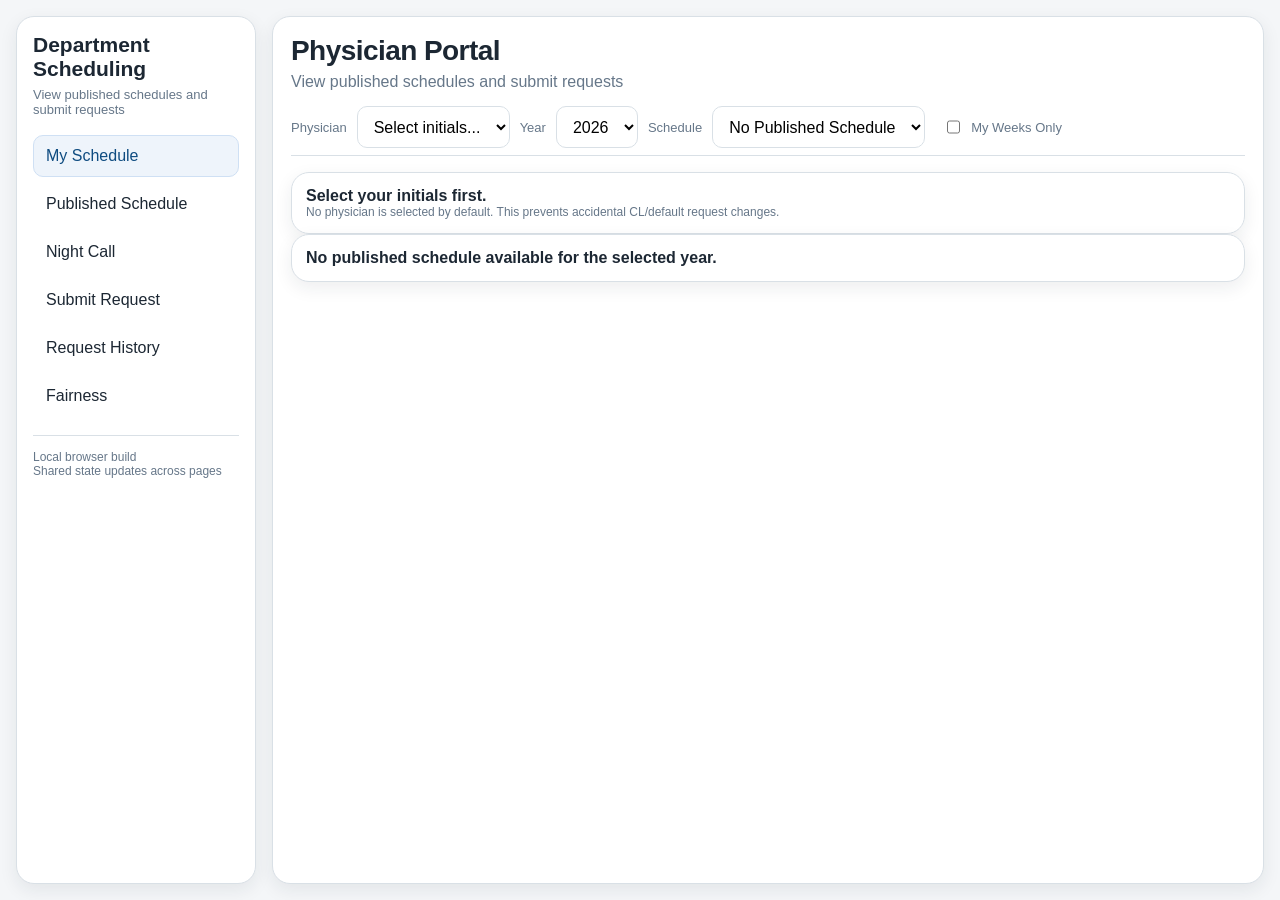
<file: physician.html>
<!doctype html>
<html>
<head>
  <meta charset="utf-8">
  <meta name="viewport" content="width=device-width, initial-scale=1">
  <title>Physician Portal</title>
  <style>

/* Exact fix: fairness header service cells only */
.fairness-tight th.service-ICU,
.fairness-tight th.service-GIM,
.fairness-tight th.service-CAR1,
.fairness-tight th.service-CAR2,
.fairness-tight th.service-OP1,
.fairness-tight th.service-OP2,
.fairness-tight th.service-OP3,
.fairness-tight th.service-Resp,
.fairness-tight th.service-Nephro,
.fairness-tight th.service-Echo,
.fairness-tight th.service-Weekend{
  color:#ffffff !important;
}











:root{
  --bg:#f4f6f8;
  --panel:#ffffff;
  --soft:#eef2f5;
  --line:#d9e0e6;
  --text:#1c2733;
  --muted:#667789;
  --accent:#315d8f;
  --accent-2:#0f4c81;
  --good:#2e7d32;
  --warn:#b7791f;
  --bad:#b42318;
  --locum:#6b46c1;
  --shadow:0 6px 18px rgba(26,39,53,.08);
  --radius:14px;
}
*{box-sizing:border-box}
html,body{margin:0;padding:0;font-family:-apple-system,BlinkMacSystemFont,'Segoe UI',Roboto,Arial,sans-serif;color:var(--text);background:var(--bg)}
a{color:var(--accent-2);text-decoration:none}
button,input,select,textarea{font:inherit}
button{cursor:pointer}
.hidden{display:none!important}
.page-shell{display:grid;grid-template-columns:240px minmax(0,1fr) 330px;min-height:100vh;gap:16px;padding:16px}
.sidebar,.main-panel,.inspector,.home-shell,.mobile-shell{background:var(--panel);border:1px solid var(--line);box-shadow:var(--shadow);border-radius:18px}
.sidebar{padding:16px;position:sticky;top:16px;height:calc(100vh - 32px);overflow:auto}
.brand{font-size:21px;font-weight:700;margin-bottom:6px}
.brand-sub{color:var(--muted);font-size:13px;margin-bottom:18px}
.side-nav{display:flex;flex-direction:column;gap:6px}
.side-nav button{background:transparent;border:1px solid transparent;border-radius:10px;padding:11px 12px;text-align:left;color:var(--text)}
.side-nav button.active,.side-nav button:hover{background:#eef4fb;border-color:#cfe0f4;color:var(--accent-2)}
.side-footer{margin-top:18px;padding-top:14px;border-top:1px solid var(--line);color:var(--muted);font-size:12px}
.main-panel{padding:18px;overflow:auto}
.inspector{padding:18px;position:sticky;top:16px;height:calc(100vh - 32px);overflow:auto}
.topbar{display:flex;justify-content:space-between;gap:12px;align-items:flex-start;margin-bottom:16px;flex-wrap:wrap}
.title-block h1{margin:0 0 6px;font-size:28px}
.subtitle{margin:0;color:var(--muted)}
.action-row,.inline-actions,.form-row{display:flex;gap:10px;flex-wrap:wrap;align-items:center}
.action-row button,.btn{border:1px solid var(--line);background:#fff;padding:10px 14px;border-radius:10px;color:var(--text)}
.action-row button.primary,.btn.primary{background:var(--accent);border-color:var(--accent);color:#fff}
.action-row button.ghost,.btn.ghost{background:#f7fafc}
.action-row button.warn,.btn.warn{background:#fff7ed;border-color:#f0d4ae;color:#9a5f06}
.action-row button.success,.btn.success{background:#edf7ee;border-color:#b7dec0;color:#1a6c28}
.top-inputs{display:flex;gap:10px;flex-wrap:wrap;align-items:center}
.top-inputs label{font-size:13px;color:var(--muted)}
.top-inputs input,.top-inputs select,.field,textarea{border:1px solid var(--line);background:#fff;padding:10px 12px;border-radius:10px;min-height:42px}
.summary-grid{display:grid;grid-template-columns:repeat(6,minmax(130px,1fr));gap:12px;margin-bottom:16px}
.card{background:var(--panel);border:1px solid var(--line);border-radius:16px;padding:14px;box-shadow:var(--shadow)}
.stat-card h3{margin:0 0 8px;font-size:13px;color:var(--muted);font-weight:600}
.stat-value{font-size:24px;font-weight:700}
.stat-sub{color:var(--muted);font-size:12px;margin-top:6px}
.section-title{display:flex;justify-content:space-between;align-items:center;gap:10px;margin:18px 0 10px}
.section-title h2{margin:0;font-size:19px}
.panel-grid{display:grid;grid-template-columns:2fr 1fr;gap:14px}
.stack{display:flex;flex-direction:column;gap:14px}
.notice-list{display:flex;flex-direction:column;gap:8px}
.notice{border:1px solid var(--line);border-left:4px solid var(--accent);padding:10px 12px;border-radius:10px;background:#fcfdff;font-size:14px}
.notice.warning{border-left-color:var(--warn);background:#fffaf1}
.notice.error{border-left-color:var(--bad);background:#fff5f5}
.badge{display:inline-flex;align-items:center;gap:6px;border-radius:999px;padding:5px 10px;font-size:12px;font-weight:600;border:1px solid var(--line);background:#f8fafc;color:var(--text)}
.badge.good{background:#edf7ee;border-color:#b7dec0;color:#1a6c28}
.badge.warn{background:#fff7ed;border-color:#f0d4ae;color:#9a5f06}
.badge.bad{background:#fff1f2;border-color:#fecdd3;color:#b42318}
.badge.locum{background:#f5f3ff;border-color:#ddd6fe;color:var(--locum)}
.table-wrap{overflow:auto;border:1px solid var(--line);border-radius:16px;background:#fff}
table{width:100%;border-collapse:collapse}
th,td{padding:11px 12px;border-bottom:1px solid var(--line);vertical-align:top;font-size:14px}
th{background:#f8fafc;color:#435161;position:sticky;top:0;z-index:1}
tr:last-child td{border-bottom:none}
.service-col{width:110px;font-weight:700}
.assign-cell{min-width:140px;cursor:pointer}
.assign-chip{display:inline-flex;align-items:center;gap:6px;padding:7px 10px;border-radius:999px;background:#eef4fb;border:1px solid #d2e3f4;font-weight:600}
.assign-chip.locum{background:#f5f3ff;border-color:#ddd6fe;color:var(--locum)}
.assign-chip.unfilled{background:#fff5f5;border-color:#fecaca;color:#b42318}
.assign-chip.weekend{background:#fffaf0;border-color:#f3d6a1;color:#9a5f06}
.muted{color:var(--muted)}
.tabs{display:flex;gap:8px;flex-wrap:wrap;margin-bottom:14px}
.tabs button{background:#fff;border:1px solid var(--line);padding:10px 12px;border-radius:10px}
.tabs button.active{background:#eef4fb;border-color:#cfe0f4;color:var(--accent-2)}
.inspector h3{margin:0 0 12px}
.detail-box{border:1px solid var(--line);border-radius:14px;padding:12px;background:#fafcfe;margin-bottom:12px}
.kv{display:grid;grid-template-columns:110px 1fr;gap:8px;font-size:14px}
.kv div:nth-child(odd){color:var(--muted)}
.calendar-month{border:1px solid var(--line);border-radius:16px;background:#fff;overflow:hidden}
.month-title{padding:12px 14px;background:#f8fafc;border-bottom:1px solid var(--line);font-weight:700}
.month-grid{display:grid;grid-template-columns:repeat(7,1fr)}
.day-head,.day-cell{border-right:1px solid var(--line);border-bottom:1px solid var(--line);min-height:92px;padding:8px}
.day-head{min-height:auto;background:#fcfdff;font-size:12px;color:var(--muted);font-weight:700}
.month-grid > :nth-child(7n){border-right:none}
.day-num{font-size:12px;color:var(--muted);margin-bottom:8px}
.day-owner{font-size:13px;font-weight:700;display:inline-block;padding:4px 8px;border-radius:999px;background:#eef4fb;border:1px solid #d2e3f4}
.day-owner.locum{background:#f5f3ff;border-color:#ddd6fe;color:var(--locum)}
.day-owner.weekend{background:#fffaf0;border-color:#f3d6a1;color:#9a5f06}
.day-cell.weekend{background:#fffdf7}
.day-cell.unfilled{background:#fff5f5}
.list{display:flex;flex-direction:column;gap:10px}
.list-item{border:1px solid var(--line);border-radius:14px;padding:12px;background:#fff}
.request-strip{display:flex;gap:8px;overflow:auto;padding:8px 2px}
.date-pill{min-width:54px;border:1px solid var(--line);border-radius:12px;padding:8px 6px;background:#fff;text-align:center;cursor:pointer}
.date-pill small{display:block;color:var(--muted);font-size:11px}
.date-pill.active,.date-pill.in-range{background:#eef4fb;border-color:#cfe0f4}
.date-pill.single{background:#edf7ee;border-color:#b7dec0}
.selector-grid{display:grid;grid-template-columns:repeat(auto-fit,minmax(240px,1fr));gap:14px}
.checkbox-grid{display:grid;grid-template-columns:repeat(auto-fit,minmax(120px,1fr));gap:8px}
.check-card{border:1px solid var(--line);border-radius:12px;padding:10px;background:#fff}
.quick-card{border:1px solid var(--line);border-radius:14px;padding:12px;background:#fff}
.home-shell{max-width:980px;margin:28px auto;padding:28px}
.home-grid{display:grid;grid-template-columns:repeat(4,1fr);gap:14px;margin-top:20px}
.portal-link{display:block;border:1px solid var(--line);border-radius:16px;padding:18px;background:#fff;box-shadow:var(--shadow)}
.portal-link h2{margin:0 0 8px;font-size:20px}
.mobile-shell{max-width:760px;margin:14px auto;padding:16px}
.card-grid-2{display:grid;grid-template-columns:1fr 1fr;gap:14px}
.small{font-size:12px;color:var(--muted)}
.code{font-family:ui-monospace,SFMono-Regular,Menlo,Monaco,Consolas,monospace}
@media (max-width: 1220px){
  .page-shell{grid-template-columns:220px minmax(0,1fr)}
  .inspector{grid-column:1 / -1;position:static;height:auto}
}
@media (max-width: 900px){
  .page-shell{grid-template-columns:1fr;padding:10px}
  .sidebar{position:static;height:auto}
  .summary-grid{grid-template-columns:repeat(2,1fr)}
  .panel-grid,.card-grid-2,.home-grid{grid-template-columns:1fr}
}

.service-ICU{background:#eaf7ec!important;border-left:4px solid #2f855a!important}
.service-GIM{background:#fff7e8!important;border-left:4px solid #d69e2e!important}
.service-CAR1{background:#e9f2ff!important;border-left:4px solid #2b6cb0!important}
.service-CAR2{background:#e6eeff!important;border-left:4px solid #1d4ed8!important}
.service-Resp{background:#f4ebff!important;border-left:4px solid #7c3aed!important}
.service-Nephro{background:#f7efe9!important;border-left:4px solid #975a16!important}
.service-OP1,.service-OP2,.service-OP3{background:#f3f5f7!important;border-left:4px solid #718096!important}
.service-Echo{background:#e8fbf3!important;border-left:4px solid #10b981!important}
.service-Weekend{background:#fff1f1!important;border-left:4px solid #dc2626!important}
.week-row-label{white-space:nowrap;font-weight:700}
.service-header{font-size:12px;font-weight:700}
.service-cell{min-width:120px}
.fairness-tight th,.fairness-tight td{font-size:13px;padding:8px 10px;text-align:center}
.fairness-tight td:first-child,.fairness-tight th:first-child{text-align:left;position:sticky;left:0;background:#fff;z-index:1}
.pinned{outline:2px solid #eab308}
.pin-toggle{margin-left:6px;cursor:pointer;font-size:12px;user-select:none}
.cell-inner{display:flex;align-items:center;justify-content:space-between;gap:8px}
.calendar-months{display:flex;flex-direction:column;gap:16px}
.month-card{border:1px solid var(--line);border-radius:14px;padding:12px;background:#fff}
.month-header{font-weight:700;margin-bottom:10px}
.month-grid{display:grid;grid-template-columns:repeat(7,minmax(0,1fr));gap:6px}
.day-head{font-size:12px;color:var(--muted);text-align:center;padding:4px 0}
.day-cell{min-height:74px;border:1px solid var(--line);border-radius:10px;background:#fff;padding:8px;display:flex;flex-direction:column;align-items:flex-start;justify-content:flex-start;gap:6px}
.day-cell.clickable{cursor:pointer}
.day-cell.disabled,.day-cell:disabled{background:#f8fafc;color:#9aa7b5;cursor:not-allowed}
.day-cell.weekend-muted{background:#fafbfc}
.day-cell.single-selected{background:#e8f1fb;border-color:#9ab8da}
.day-cell.range-selected{background:#edf7ee;border-color:#9fd0a8}
.day-cell.weekend.range-selected{background:#fff6e8;border-color:#f2cf95}
.day-num{font-weight:700}
.day-note{font-size:11px;color:var(--muted);line-height:1.2}
.coverage-row{align-items:flex-start}


.my-week-row td:first-child{box-shadow:inset 3px 0 0 var(--accent-2)}



:root{
  --svc-icu:#8f2020;
  --svc-gim:#163f73;
  --svc-car1:#1f7a45;
  --svc-car2:#1c6b74;
  --svc-resp:#6d3da8;
  --svc-nephro:#7a4b1f;
  --svc-op:#2f6fad;
  --svc-echo:#c76b17;
  --svc-weekend:#5b6472;
  --current-week:#fff7d6;
  --current-week-border:#e6c75b;
}
.topbar{padding-bottom:4px;border-bottom:1px solid var(--line)}
.title-block h1{letter-spacing:-0.02em}
.action-row button,.btn{font-weight:600;box-shadow:0 1px 2px rgba(0,0,0,.04)}
.card{border-radius:18px}
.table-wrap{border:1px solid var(--line);border-radius:16px;overflow:auto;background:#fff}
table{border-collapse:separate;border-spacing:0}
thead th{position:sticky;top:0;background:#f8fafc;z-index:2}
th.service-col,.week-row-label{position:sticky;left:0;background:#fff;z-index:1}
.assign-chip{background:#fff;border-color:rgba(0,0,0,.06);box-shadow:inset 0 0 0 1px rgba(255,255,255,.25)}
.assign-chip.weekend{background:#f7f7f8;border-color:#d7dbe0;color:#39414d}
.assign-chip.locum{background:#f5f3ff;border-color:#ddd6fe;color:#5b42b6}
.assign-chip.unfilled{background:#fff4f4;border-color:#fecaca;color:#b42318}
.service-header{color:#fff!important;border-left:none!important}
.service-ICU{background:color-mix(in srgb, var(--svc-icu) 10%, white)!important;border-left:4px solid var(--svc-icu)!important}
.service-GIM{background:color-mix(in srgb, var(--svc-gim) 10%, white)!important;border-left:4px solid var(--svc-gim)!important}
.service-CAR1{background:color-mix(in srgb, var(--svc-car1) 10%, white)!important;border-left:4px solid var(--svc-car1)!important}
.service-CAR2{background:color-mix(in srgb, var(--svc-car2) 10%, white)!important;border-left:4px solid var(--svc-car2)!important}
.service-Resp{background:color-mix(in srgb, var(--svc-resp) 10%, white)!important;border-left:4px solid var(--svc-resp)!important}
.service-Nephro{background:color-mix(in srgb, var(--svc-nephro) 10%, white)!important;border-left:4px solid var(--svc-nephro)!important}
.service-OP1,.service-OP2,.service-OP3{background:color-mix(in srgb, var(--svc-op) 10%, white)!important;border-left:4px solid var(--svc-op)!important}
.service-Echo{background:color-mix(in srgb, var(--svc-echo) 10%, white)!important;border-left:4px solid var(--svc-echo)!important}
.service-Weekend{background:color-mix(in srgb, var(--svc-weekend) 10%, white)!important;border-left:4px solid var(--svc-weekend)!important}
thead .service-ICU{background:var(--svc-icu)!important}
thead .service-GIM{background:var(--svc-gim)!important}
thead .service-CAR1{background:var(--svc-car1)!important}
thead .service-CAR2{background:var(--svc-car2)!important}
thead .service-Resp{background:var(--svc-resp)!important}
thead .service-Nephro{background:var(--svc-nephro)!important}
thead .service-OP1,thead .service-OP2,thead .service-OP3{background:var(--svc-op)!important}
thead .service-Echo{background:var(--svc-echo)!important}
thead .service-Weekend{background:var(--svc-weekend)!important}
.current-week-row td{background:var(--current-week)!important}
.current-week-row .week-row-label{background:var(--current-week)!important;box-shadow:inset 4px 0 0 var(--current-week-border)}
.current-schedule-card{background:linear-gradient(180deg,#fffdf6 0%, #fff9e6 100%);border-color:#ead48a}
.current-schedule-card .section-title h2{color:#7a5a00}
.schedule-snapshot-grid{display:grid;grid-template-columns:1fr;gap:12px}
.service-pill{display:inline-flex;align-items:center;gap:6px;padding:6px 10px;border-radius:999px;font-weight:700;font-size:12px;color:#fff}
.service-pill.icu{background:var(--svc-icu)}
.service-pill.gim{background:var(--svc-gim)}
.service-pill.car1{background:var(--svc-car1)}
.service-pill.car2{background:var(--svc-car2)}
.service-pill.resp{background:var(--svc-resp)}
.service-pill.nephro{background:var(--svc-nephro)}
.service-pill.op1,.service-pill.op2,.service-pill.op3{background:var(--svc-op)}
.service-pill.echo{background:var(--svc-echo)}
.service-pill.weekend{background:var(--svc-weekend)}
.service-pill.call{background:#405a7d}
.upcoming-label{font-size:11px;font-weight:700;letter-spacing:.04em;text-transform:uppercase;color:var(--muted);margin-bottom:8px}
.list-item.current-item{border-color:#ead48a;background:#fffdf6}
.day-cell.today,.day-cell.current-week{outline:2px solid #ead48a;outline-offset:-2px;background:#fffdf6}
@media (max-width: 900px){
  .summary-grid{grid-template-columns:repeat(2,minmax(140px,1fr))}
  .top-inputs{display:grid;grid-template-columns:1fr 1fr;align-items:end}
}


.service-header{color:#fff!important}
thead .service-header{color:#fff!important}
.fit-master thead th.service-ICU,
.fit-master thead th.service-GIM,
.fit-master thead th.service-CAR1,
.fit-master thead th.service-CAR2,
.fit-master thead th.service-Resp,
.fit-master thead th.service-Nephro,
.fit-master thead th.service-OP1,
.fit-master thead th.service-OP2,
.fit-master thead th.service-OP3,
.fit-master thead th.service-Echo,
.fit-master thead th.service-Weekend{color:#fff!important}
.night-month-nav{display:flex;align-items:center;justify-content:space-between;gap:10px;margin-bottom:12px}
.night-month-nav .month-label{font-weight:700}

/* Physician request calendar: plain single-month picker, no internal scroll lock */
.physician-request-calendar{max-height:none!important;overflow:visible!important;}
.physician-request-calendar .month-card{max-width:780px;}
#physMonthNav{align-items:center;}
#physPrevMonth:disabled,#physNextMonth:disabled{opacity:.45;cursor:not-allowed;}
</style>
<script src="./supabase.js?v=request-save-20260630"></script>
</head>
<body data-page="physician">
<script>window.PAGE_TYPE='physician';</script>
<script>
(function(){
  if(window.AppPrefs) return;
  const mem = {};
  window.AppPrefs = {
    get(key){
      try{ return localStorage.getItem(key); }catch(e){ return Object.prototype.hasOwnProperty.call(mem,key) ? mem[key] : null; }
    },
    set(key,value){
      try{ localStorage.setItem(key, String(value)); }catch(e){ mem[key] = String(value); }
    },
    remove(key){
      try{ localStorage.removeItem(key); }catch(e){ delete mem[key]; }
    }
  };
})();
</script>
<script>(function(){
  const STORAGE_KEY = 'schedulerRebuildStateV13';
  let memoryFallback = null;

  function storageAvailable(){
    return false;
  }
  function readRaw(){
    if(memoryFallback != null) return memoryFallback;
    try{
      const boot = window.SchedulerCloud?.getBootState?.();
      if(boot && typeof boot === 'object'){
        memoryFallback = JSON.stringify(boot);
        return memoryFallback;
      }
    }catch(e){}
    return null;
  }
  function writeRaw(value){
    memoryFallback = value;
    try{
      const parsed = JSON.parse(value);
      window.SchedulerCloud?.setBootState?.(parsed);
    }catch(e){}
    try{ window.SchedulerCloud?.queuePush?.(STORAGE_KEY, value); }catch(e){}
  }
  function deepClone(x){ return JSON.parse(JSON.stringify(x)); }

  const physicians = [
    { id:'CL', name:'CL', type:'physician', services:['ICU','GIM','CAR1','CAR2','Echo','Weekend','Night','OP'], echoEligible:true, weekendEligible:true, nightEligible:true, opEligible:true,
      fairnessWeights:{ weeklyServices:1, icu:1, weekends:1, weekdayCall:1, echo:1 } },
    { id:'JK', name:'JK', type:'physician', services:['ICU','GIM','CAR1','CAR2','Weekend','Night','OP'], echoEligible:false, weekendEligible:true, nightEligible:true, opEligible:true,
      fairnessWeights:{ weeklyServices:1, icu:1, weekends:1, weekdayCall:1, echo:1 } },
    { id:'DK', name:'DK', type:'physician', services:['ICU','GIM','CAR1','CAR2','Echo','Weekend','Night','OP'], echoEligible:true, weekendEligible:true, nightEligible:true, opEligible:true,
      fairnessWeights:{ weeklyServices:1, icu:1, weekends:1, weekdayCall:1, echo:1 } },
    { id:'DC', name:'DC', type:'physician', services:['ICU','GIM','CAR1','CAR2','Echo','Weekend','Night','OP'], echoEligible:true, weekendEligible:true, nightEligible:true, opEligible:true,
      fairnessWeights:{ weeklyServices:0.5, icu:0.5, weekends:0.5, weekdayCall:0.5, echo:1 } },
    { id:'CD', name:'CD', type:'physician', services:['ICU','GIM','CAR1','CAR2','Weekend','Night','OP'], echoEligible:false, weekendEligible:true, nightEligible:true, opEligible:true,
      fairnessWeights:{ weeklyServices:1, icu:1, weekends:1, weekdayCall:1, echo:1 } },
    { id:'JL', name:'JL', type:'physician', services:['ICU','GIM','CAR1','Weekend','Night','OP'], echoEligible:false, weekendEligible:true, nightEligible:true, opEligible:true,
      fairnessWeights:{ weeklyServices:1, icu:1, weekends:1, weekdayCall:1, echo:1 } },
    { id:'BB', name:'BB', type:'physician', services:['ICU','Resp','Weekend','Night'], echoEligible:false, weekendEligible:true, nightEligible:true, opEligible:false,
      fairnessWeights:{ weeklyServices:1, icu:0.8, weekends:1, weekdayCall:0.8 } },
    { id:'BF', name:'BF', type:'physician', services:['Nephro','Weekend','Night'], echoEligible:false, weekendEligible:true, nightEligible:true, opEligible:false,
      fairnessWeights:{ weeklyServices:1, icu:1, weekends:1, weekdayCall:1, echo:1 } },
    { id:'SM', name:'SM', type:'physician', services:['Nephro'], echoEligible:false, weekendEligible:false, nightEligible:false, opEligible:false,
      fairnessWeights:{ weeklyServices:1, icu:1, weekends:1, weekdayCall:1, echo:1 } },
    { id:'TR', name:'TR', type:'physician', services:['Resp'], echoEligible:false, weekendEligible:false, nightEligible:false, opEligible:false,
      fairnessWeights:{ weeklyServices:1, icu:1, weekends:1, weekdayCall:1, echo:1 } }
  ];

  const locums = [
    { id:'LOC1', name:'Locum 1', type:'locum', generalLocum:true, coveringPhysician:'', weeklyCoverage:[], callDates:[], weekendDates:[] },
    { id:'LOC2', name:'Locum 2', type:'locum', generalLocum:true, coveringPhysician:'', weeklyCoverage:[], callDates:[], weekendDates:[] },
    { id:'LOC3', name:'Locum 3', type:'locum', generalLocum:true, coveringPhysician:'', weeklyCoverage:[], callDates:[], weekendDates:[] },
    { id:'LOC4', name:'Locum 4', type:'locum', generalLocum:true, coveringPhysician:'', weeklyCoverage:[], callDates:[], weekendDates:[] }
  ];

  function defaultState(){
    const today = new Date();
    const yyyy = today.getFullYear();
    const mm = String(today.getMonth()+1).padStart(2,'0');
    return {
      physicians: deepClone(physicians),
      locums: deepClone(locums),
      requests: [],
      draftWeeks: [],
      publishedWeeks: [],
      draftNightManual: [],
      publishedNightManual: [],
      overrideLog: [],
      settings: {
        scheduleStart: `${yyyy}-${mm}-01`,
        scheduleEnd: `${yyyy}-${mm}-28`
      },
      metadata: {
        lastGeneratedAt: null,
        lastPublishedAt: null,
        buildResetMarker: ''
      },
      fairnessCarryForward: {},
      publishHistory: [],
      publishedArchives: [],
      currentPublishedArchiveId: '',
      generatedSummary: {
        fairnessSummary: [],
        validation: []
      }
    };
  }

  function mergePeople(existing, canonical){
    const map = Object.fromEntries((existing || []).map(p => [p.id, p]));
    return canonical.map(base => ({
      ...deepClone(base),
      ...(map[base.id] || {}),
      fairnessWeights: deepClone(base.fairnessWeights || (map[base.id]?.fairnessWeights) || {}),
      weeklyCoverage: deepClone(map[base.id]?.weeklyCoverage || base.weeklyCoverage || []),
      callDates: deepClone(map[base.id]?.callDates || base.callDates || []),
      weekendDates: deepClone(map[base.id]?.weekendDates || base.weekendDates || [])
    }));
  }

  
  function applyOneTimeFreshReset(merged){
    const marker = 'fresh_start_v1';
    if(merged?.metadata?.buildResetMarker === marker) return merged;
    merged.draftWeeks = [];
    merged.publishedWeeks = [];
    merged.draftNightManual = [];
    merged.publishedNightManual = [];
    merged.overrideLog = [];
    merged.fairnessCarryForward = {};
    merged.publishHistory = [];
    merged.publishedArchives = [];
    merged.currentPublishedArchiveId = '';
    merged.generatedSummary = { fairnessSummary: [], validation: [] };
    merged.metadata = { ...(merged.metadata || {}), lastGeneratedAt: null, lastPublishedAt: null, buildResetMarker: marker };
    return merged;
  }

  function removePublishedScheduleById(state, archiveId=''){
    if(!archiveId) return state;
    state.publishedArchives = (state.publishedArchives || []).filter(a => a.id !== archiveId);
    state.publishHistory = (state.publishHistory || []).filter(p => p.id !== archiveId);
    if(state.currentPublishedArchiveId === archiveId) state.currentPublishedArchiveId = '';
    if(!(state.publishedArchives || []).length){
      state.publishedWeeks = [];
      state.publishedNightManual = [];
      state.metadata.lastPublishedAt = null;
    }
    return state;
  }

  function publishRangeExists(state, start, end){
    return (state.publishHistory || []).some(entry => entry.start === start && entry.end === end);
  }

  function loadState(){
    try{
      const raw = readRaw();
      let parsed = null;
      if(raw){
        parsed = JSON.parse(raw);
      } else {
        const boot = window.SchedulerCloud?.getBootState?.();
        if(boot && typeof boot === 'object'){
          parsed = deepClone(boot);
        }
      }
      if(!parsed){
        const init = defaultState();
        return init;
      }
      const base = defaultState();
      const merged = {
        ...base,
        ...parsed,
        physicians: mergePeople(parsed.physicians, base.physicians),
        locums: mergePeople(parsed.locums, base.locums),
        requests: parsed.requests || [],
        draftWeeks: parsed.draftWeeks || [],
        publishedWeeks: parsed.publishedWeeks || [],
        draftNightManual: parsed.draftNightManual || [],
        publishedNightManual: parsed.publishedNightManual || [],
        overrideLog: parsed.overrideLog || [],
        settings: { ...base.settings, ...(parsed.settings || {}) },
        metadata: { ...base.metadata, ...(parsed.metadata || {}) },
        fairnessCarryForward: parsed.fairnessCarryForward || {},
        publishHistory: parsed.publishHistory || [],
        publishedArchives: parsed.publishedArchives || [],
        currentPublishedArchiveId: parsed.currentPublishedArchiveId || '',
        generatedSummary: { ...base.generatedSummary, ...(parsed.generatedSummary || {}) }
      };
      applyOneTimeFreshReset(merged);
      return merged;
    }catch(err){
      console.error('loadState failed', err);
      const boot = window.SchedulerCloud?.getBootState?.();
      if(boot && typeof boot === 'object'){
        try{
          const cloned = deepClone(boot);
          return cloned;
        }catch(innerErr){
          console.error('loadState boot fallback failed', innerErr);
        }
      }
      const init = defaultState();
      return init;
    }
  }

  function saveState(state){ writeRaw(JSON.stringify(state)); }
  function updateState(mutator){
    const current = loadState();
    const next = mutator(deepClone(current)) || current;
    saveState(next);
    return next;
  }
  function resetState(){ const init = defaultState(); saveState(init); return init; }
  function publishDraft(){
    return updateState(state => {
      const start = state.settings?.scheduleStart || '';
      const end = state.settings?.scheduleEnd || '';
      if(publishRangeExists(state, start, end)) return state;
      const now = new Date().toISOString();
      const archiveId = `pub_${Date.now()}`;
      state.publishedWeeks = deepClone(state.draftWeeks);
      state.publishedNightManual = deepClone(state.draftNightManual);
      const fairnessSummary = (state.generatedSummary?.fairnessSummary || []);
      state.fairnessCarryForward = state.fairnessCarryForward || {};
      if(typeof accumulateFairnessIntoCarryForward === 'function'){
        state.fairnessCarryForward = accumulateFairnessIntoCarryForward(state.fairnessCarryForward || {}, fairnessSummary);
      }
      state.publishHistory = state.publishHistory || [];
      state.publishHistory.push({ id: archiveId, publishedAt: now, start, end, fairnessSummary: deepClone(fairnessSummary) });
      state.publishedArchives = state.publishedArchives || [];
      state.publishedArchives.push({ id: archiveId, publishedAt: now, start, end, weeks: deepClone(state.draftWeeks || []), nightAssignments: deepClone(state.draftNightManual || []) });
      state.currentPublishedArchiveId = archiveId;
      state.metadata.lastPublishedAt = now;
      return state;
    });
  }
  function upsertRequest(req){
    return updateState(state => {
      const idx = state.requests.findIndex(r => r.id === req.id);
      if(idx >= 0) state.requests[idx] = req;
      else state.requests.push(req);
      return state;
    });
  }
  function removeRequest(id){
    return updateState(state => {
      state.requests = state.requests.filter(r => r.id !== id);
      return state;
    });
  }
  function saveLocum(locumId, patch){
    return updateState(state => {
      const idx = state.locums.findIndex(l => l.id === locumId);
      if(idx >= 0) state.locums[idx] = { ...state.locums[idx], ...deepClone(patch) };
      return state;
    });
  }
  function addOverride(entry){
    return updateState(state => { state.overrideLog.unshift(entry); return state; });
  }
  function clearOverrides(){
    return updateState(state => { state.overrideLog = []; return state; });
  }

  window.AppState = {
    STORAGE_KEY,
    deepClone,
    defaultState,
    loadState,
    saveState,
    updateState,
    resetState,
    publishDraft,
    publishRangeExists,
    removePublishedScheduleById,
    removePublishedScheduleById,
    publishRangeExists,
    upsertRequest,
    removeRequest,
    saveLocum,
    addOverride,
    clearOverrides
  };
})();
</script>
<script>(function(){
  const MAJOR_SERVICES = ['ICU','GIM','CAR1','CAR2','Resp','Nephro','OP1','OP2','OP3'];
  const REQUIRED_SERVICES = ['Resp','Nephro','ICU','GIM','CAR1','CAR2'];
  const OPTIONAL_OP_SERVICES = ['OP1','OP2','OP3'];
  const ROW_SERVICES = ['ICU','GIM','CAR1','CAR2','Resp','Nephro','OP1','OP2','OP3','Echo','Weekend'];
  const OP_SERVICES = ['OP1','OP2','OP3'];
  const ECHO_ALLOWED = ['ICU','GIM','CAR1','CAR2','OP1','OP2','OP3'];

  function iso(date){ return new Date(date.getTime() - date.getTimezoneOffset()*60000).toISOString().slice(0,10); }
  function parseDate(str){ return new Date(str + 'T12:00:00'); }
  function addDays(date, days){ const d = new Date(date); d.setDate(d.getDate()+days); return d; }
  function monthKey(dateStr){ return dateStr.slice(0,7); }
  function startOfWeekMonday(date){ const d = new Date(date); const day = (d.getDay()+6)%7; return addDays(d, -day); }
  function daterange(start, end){ const arr=[]; let cur=new Date(start); while(cur<=end){ arr.push(new Date(cur)); cur=addDays(cur,1); } return arr; }
  function unique(arr){ return [...new Set(arr)]; }

  function getWeeks(startStr, endStr){
    const start = parseDate(startStr);
    const end = parseDate(endStr);
    const firstMon = startOfWeekMonday(start);
    const weeks = [];
    let cur = new Date(firstMon);
    while(cur <= end){
      const weekStart = iso(cur);
      weeks.push({
        weekStart,
        weekEnd: iso(addDays(cur,4)),
        weekendStart: iso(addDays(cur,5)),
        weekendEnd: iso(addDays(cur,6)),
        month: weekStart.slice(0,7),
        services: Object.fromEntries(MAJOR_SERVICES.concat(['Echo']).map(s => [s,''])),
        weekendOwner: '',
        validation: []
      });
      cur = addDays(cur,7);
    }
    return weeks;
  }

  function getAllPeople(state){ return [...state.physicians, ...state.locums]; }
  function personMap(state){ return Object.fromEntries(getAllPeople(state).map(p => [p.id, p])); }
  function physicianMap(state){ return Object.fromEntries(state.physicians.map(p => [p.id, p])); }
  function getApprovedRequests(state){ return (state.requests || []).filter(r => r.status !== 'denied'); }
  function requestOverlap(r, startStr, endStr){ return !(r.endDate < startStr || r.startDate > endStr); }
  function hasRequest(state, personId, type, startStr, endStr){
    return getApprovedRequests(state).some(r => r.personId === personId && r.type === type && requestOverlap(r, startStr, endStr));
  }
  function hasVacation(state, personId, startStr, endStr){ return hasRequest(state, personId, 'vacation', startStr, endStr); }
  function getLocumById(state, id){ return (state.locums || []).find(l => l.id === id); }

  function canDoService(person, service){
    if(!person) return false;
    if(service === 'Echo') return !!person.echoEligible;
    if(OP_SERVICES.includes(service)) return !!person.opEligible;
    if(service === 'Weekend') return !!person.weekendEligible;
    if(service === 'Night') return !!person.nightEligible;
    return (person.services || []).includes(service);
  }

  function fairnessWeight(person, bucket){
    const w = person?.fairnessWeights || {};
    if(bucket === 'service') return w.weeklyServices || 1;
    if(bucket === 'icu') return w.icu || 1;
    if(bucket === 'weekend') return w.weekends || 1;
    if(bucket === 'night') return w.weekdayCall || 1;
    if(bucket === 'echo') return w.echo || 1;
    return 1;
  }

  function targetPhysicianIdForAssignment(state, ownerId){
    const person = personMap(state)[ownerId];
    if(!person) return null;
    if(person.type !== 'locum') return ownerId;
    if(person.generalLocum) return null;
    return person.coveringPhysician || null;
  }

  function initFairnessStore(state){
    const store = {};
    state.physicians.forEach(p => {
      store[p.id] = {
        id:p.id,
        name:p.name,
        weekends:0,
        nightCalls:0,
        icuWeeks:0,
        weeklyServices:0,
        serviceCounts:{},
        weighted:{ weekends:0, nightCalls:0, icu:0, services:0 }
      };
    });
    return store;
  }

  function addFairnessCharge(state, store, ownerId, kind, service){
    const targetId = targetPhysicianIdForAssignment(state, ownerId);
    if(!targetId || !store[targetId]) return;
    const person = physicianMap(state)[targetId];
    if(kind === 'weekend'){
      store[targetId].weekends += 1;
      store[targetId].weighted.weekends = +(store[targetId].weekends / fairnessWeight(person,'weekend')).toFixed(2);
    } else if(kind === 'night'){
      store[targetId].nightCalls += 1;
      store[targetId].weighted.nightCalls = +(store[targetId].nightCalls / fairnessWeight(person,'night')).toFixed(2);
    } else if(kind === 'service'){
      if(service === 'ICU'){
        store[targetId].icuWeeks += 1;
        store[targetId].weighted.icu = +(store[targetId].icuWeeks / fairnessWeight(person,'icu')).toFixed(2);
      } else {
        store[targetId].weeklyServices += 1;
        store[targetId].weighted.services = +(store[targetId].weeklyServices / fairnessWeight(person,'service')).toFixed(2);
      }
      if(service){ store[targetId].serviceCounts[service] = (store[targetId].serviceCounts[service] || 0) + 1; }
    }
  }

  function summarizeFairness(state, weeks, nights){
    const store = initFairnessStore(state);
    weeks.forEach(week => {
      MAJOR_SERVICES.forEach(service => { if(week.services[service]) addFairnessCharge(state, store, week.services[service], 'service', service); });
      if(week.weekendOwner) addFairnessCharge(state, store, week.weekendOwner, 'weekend');
    });
    (nights || []).filter(n => !n.weekend && n.owner).forEach(n => addFairnessCharge(state, store, n.owner, 'night'));
    return Object.values(store).map(item => {
      item.compositeScore = +(
        item.weighted.services + item.weighted.icu + item.weighted.weekends + item.weighted.nightCalls
      ).toFixed(2);
      return item;
    }).sort((a,b) => a.compositeScore - b.compositeScore || a.id.localeCompare(b.id));
  }

  
  function applyPinnedAssignments(state, weeks){
    const priorWeeks = state.draftWeeks || [];
    const priorMap = Object.fromEntries(priorWeeks.map(w => [w.weekStart, w]));
    weeks.forEach(week => {
      const prior = priorMap[week.weekStart];
      if(!prior) return;
      week.pinnedServices = Object.assign({}, prior.pinnedServices || {});
      Object.keys(week.pinnedServices).forEach(service => {
        if(!week.pinnedServices[service]) return;
        if(service === 'Weekend') week.weekendOwner = prior.weekendOwner || '';
        else week.services[service] = (prior.services || {})[service] || '';
      });
    });
  }

  function currentScore(store, id, bucket){
    if(!store[id]) return 999;
    if(bucket === 'weekend') return store[id].weighted.weekends;
    if(bucket === 'night') return store[id].weighted.nightCalls;
    if(bucket === 'ICU') return store[id].weighted.icu;
    return store[id].weighted.services;
  }

  function buildAvailability(state, weeks){
    const avail = {};
    getAllPeople(state).forEach(person => {
      avail[person.id] = {};
      weeks.forEach(week => {
        avail[person.id][week.weekStart] = {
          serviceAvailable: !hasVacation(state, person.id, week.weekStart, week.weekEnd),
          nightAvailable: !hasVacation(state, person.id, week.weekStart, week.weekEnd) && !hasRequest(state, person.id,'no_call',week.weekStart, week.weekEnd) && !hasRequest(state, person.id,'no_night_call',week.weekStart, week.weekEnd),
          weekendAvailable: !hasVacation(state, person.id, week.weekStart, week.weekendEnd) && !hasRequest(state, person.id,'weekends_off',week.weekendStart, week.weekendEnd),
          respRequested: hasRequest(state, person.id, 'resp_week_request', week.weekStart, week.weekEnd),
          nephroRequested: hasRequest(state, person.id, 'nephro_week_request', week.weekStart, week.weekEnd),
          noGimWeek: hasRequest(state, person.id, 'no_gim_week', week.weekStart, week.weekEnd),
          noIcuWeek: hasRequest(state, person.id, 'no_icu_week', week.weekStart, week.weekEnd)
        };
      });
    });
    return avail;
  }


  function isBlockedForServiceRequest(availability, personId, weekStart, service){
    const av = availability?.[personId]?.[weekStart];
    if(!av) return false;
    if(service === 'GIM' && av.noGimWeek) return true;
    if(service === 'ICU' && av.noIcuWeek) return true;
    return false;
  }

  function peopleAssignedThisWeek(week){
    const ids = {};
    MAJOR_SERVICES.forEach(service => { if(week.services[service]) ids[week.services[service]] = service; });
    return ids;
  }

  
  function serviceBucketWeight(person, service){
    return service === 'ICU' ? fairnessWeight(person,'icu') : fairnessWeight(person,'service');
  }

  function computeServiceTargets(state, weeks, services){
    const targets = {};
    (services || MAJOR_SERVICES).forEach(service => {
      const eligible = state.physicians.filter(p => canDoService(p, service));
      const totalWeight = eligible.reduce((sum, p) => sum + serviceBucketWeight(p, service), 0) || 1;
      targets[service] = {};
      eligible.forEach(p => {
        targets[service][p.id] = +(weeks.length * serviceBucketWeight(p, service) / totalWeight).toFixed(4);
      });
    });
    return targets;
  }

  function serviceDeficitScore(store, personId, service, targets){
    const target = targets?.[service]?.[personId];
    if(target == null || target <= 0) return 999;
    const current = store[personId]?.serviceCounts?.[service] || 0;
    return +((current) / target).toFixed(4);
  }

  function serviceRecentPenalty(weeks, weekStart, personId, service){
    const idx = weeks.findIndex(w => w.weekStart === weekStart);
    if(idx <= 0) return 0;
    let penalty = 0;
    if(idx-1 >= 0 && weeks[idx-1].services?.[service] === personId) penalty += 0.25;
    if(idx-2 >= 0 && weeks[idx-2].services?.[service] === personId) penalty += 0.15;
    return penalty;
  }

  function overallWeeklyBurden(store, personId){
    if(!store[personId]) return 999;
    return +(store[personId].weighted.services + store[personId].weighted.icu).toFixed(4);
  }

  function opPriorityPenalty(service){
    return service === 'OP1' ? 0 : service === 'OP2' ? 0.2 : 0.4;
  }

  function serviceCandidates(state, availability, week, service, fairnessStore){
    const assigned = peopleAssignedThisWeek(week);
    return state.physicians.filter(p => {
      if(!canDoService(p, service)) return false;
      if(assigned[p.id]) return false;
      if(!availability[p.id][week.weekStart].serviceAvailable) return false;
      if(isBlockedForServiceRequest(availability, p.id, week.weekStart, service)) return false;
          // Simple BB rule: BB can only do ICU on weeks where BB is already assigned Resp.
          if(service === 'ICU' && p.id === 'BB' && week.services?.Resp !== 'BB') return false;
      return true;
    }).sort((a,b) => {
      const aPref = service === 'Resp' ? (availability[a.id][week.weekStart].respRequested ? -1 : 0)
        : service === 'Nephro' ? (availability[a.id][week.weekStart].nephroRequested ? -1 : 0) : 0;
      const bPref = service === 'Resp' ? (availability[b.id][week.weekStart].respRequested ? -1 : 0)
        : service === 'Nephro' ? (availability[b.id][week.weekStart].nephroRequested ? -1 : 0) : 0;
      if(aPref !== bPref) return aPref - bPref;
      const as = currentScore(fairnessStore, a.id, service);
      const bs = currentScore(fairnessStore, b.id, service);
      if(as !== bs) return as - bs;
      return a.id.localeCompare(b.id);
    });
  }

  function addAssignmentChargeSimple(store, state, ownerId, kind, service){
    const targetId = targetPhysicianIdForAssignment(state, ownerId) || ownerId;
    if(!store[targetId]) return;
    const person = physicianMap(state)[targetId];
    if(kind === 'weekend'){
      store[targetId].weekends += 1;
      store[targetId].weighted.weekends = +(store[targetId].weekends / fairnessWeight(person,'weekend')).toFixed(2);
    } else if(kind === 'night'){
      store[targetId].nightCalls += 1;
      store[targetId].weighted.nightCalls = +(store[targetId].nightCalls / fairnessWeight(person,'night')).toFixed(2);
    } else if(kind === 'service'){
      if(service === 'ICU'){
        store[targetId].icuWeeks += 1;
        store[targetId].weighted.icu = +(store[targetId].icuWeeks / fairnessWeight(person,'icu')).toFixed(2);
      } else {
        store[targetId].weeklyServices += 1;
        store[targetId].weighted.services = +(store[targetId].weeklyServices / fairnessWeight(person,'service')).toFixed(2);
      }
    }
  }

function enforceHardNoGimNoIcuBlocks(state, weeks, availability){
  // Final safety guard: No GIM Week and No ICU Week are absolute blocks for those services only.
  ['ICU','GIM'].forEach(service => {
    weeks.forEach((week, idx) => {
      const owner = (week.services || {})[service] || '';
      if(!owner) return;
      if(!isBlockedForServiceRequest(availability, owner, week.weekStart, service)) return;

      console.warn(`Blocked invalid ${service} assignment: ${owner} on ${week.weekStart}`);
      week.services[service] = '';
      const assigned = peopleAssignedThisWeek(week);
      const prevOwner = idx > 0 ? weeks[idx-1].services?.[service] : '';
      const prev2Owner = idx > 1 ? weeks[idx-2].services?.[service] : '';

      const replacement = state.physicians
        .filter(p => {
          if(!canDoService(p, service)) return false;
          if(assigned[p.id]) return false;
          if(!availability[p.id]?.[week.weekStart]?.serviceAvailable) return false;
          if(isBlockedForServiceRequest(availability, p.id, week.weekStart, service)) return false;
          return true;
        })
        .sort((a,b) => {
          const aRecent = (a.id === prevOwner || a.id === prev2Owner) ? 0.5 : 0;
          const bRecent = (b.id === prevOwner || b.id === prev2Owner) ? 0.5 : 0;
          if(aRecent !== bRecent) return aRecent - bRecent;
          return a.id.localeCompare(b.id);
        })[0];

      if(replacement) week.services[service] = replacement.id;
    });
  });
}

function assignMajorServices(state, weeks, availability){
    const store = initFairnessStore(state);
    const requiredTargets = computeServiceTargets(state, weeks, REQUIRED_SERVICES);

    // Phase 1: distribute required services globally across the whole block.
    REQUIRED_SERVICES.forEach(service => {
      weeks.forEach((week, idx) => {
        const assigned = peopleAssignedThisWeek(week);
        const candidates = state.physicians.filter(p => {
          if(!canDoService(p, service)) return false;
          if(assigned[p.id]) return false;
          if(!availability[p.id][week.weekStart].serviceAvailable) return false;
          return true;
        }).sort((a,b) => {
          const aPref = service === 'Resp' ? (availability[a.id][week.weekStart].respRequested ? -1 : 0)
            : service === 'Nephro' ? (availability[a.id][week.weekStart].nephroRequested ? -1 : 0) : 0;
          const bPref = service === 'Resp' ? (availability[b.id][week.weekStart].respRequested ? -1 : 0)
            : service === 'Nephro' ? (availability[b.id][week.weekStart].nephroRequested ? -1 : 0) : 0;
          if(aPref !== bPref) return aPref - bPref;

          const aDef = serviceDeficitScore(store, a.id, service, requiredTargets) + serviceRecentPenalty(weeks, week.weekStart, a.id, service);
          const bDef = serviceDeficitScore(store, b.id, service, requiredTargets) + serviceRecentPenalty(weeks, week.weekStart, b.id, service);
          if(aDef !== bDef) return aDef - bDef;

          const aOverall = overallWeeklyBurden(store, a.id);
          const bOverall = overallWeeklyBurden(store, b.id);
          if(aOverall !== bOverall) return aOverall - bOverall;

          return a.id.localeCompare(b.id);
        });
        if(candidates[0]){
          week.services[service] = candidates[0].id;
          addAssignmentChargeSimple(store, state, candidates[0].id, 'service', service);
        }
      });
    });

    // Phase 2: fill optional OP services in priority order only if feasible.

    // BB ICU rescue pass (surgical): after the normal schedule is built, make sure BB
    // receives about 80% of a normal full-time ICU share. To satisfy the local rule,
    // any ICU week given to BB is also made a BB Resp week. This is intentionally a
    // small post-pass and does not change the main fairness engine.
    (function ensureBBGetsLimitedIcuOnRespWeeks(){
      const bb = state.physicians.find(p => p.id === 'BB');
      if(!bb || !canDoService(bb, 'ICU') || !canDoService(bb, 'Resp')) return;

      function countService(ownerId, service){
        return weeks.reduce((sum, week) => sum + ((week.services || {})[service] === ownerId ? 1 : 0), 0);
      }
      function decrementService(ownerId, service){
        if(!ownerId || !store[ownerId]) return;
        store[ownerId].serviceCounts = store[ownerId].serviceCounts || {};
        store[ownerId].serviceCounts[service] = Math.max(0, (store[ownerId].serviceCounts[service] || 0) - 1);
        const person = physicianMap(state)[ownerId];
        if(service === 'ICU'){
          store[ownerId].icuWeeks = Math.max(0, (store[ownerId].icuWeeks || 0) - 1);
          store[ownerId].weighted.icu = +(store[ownerId].icuWeeks / fairnessWeight(person,'icu')).toFixed(2);
        } else {
          store[ownerId].weeklyServices = Math.max(0, (store[ownerId].weeklyServices || 0) - 1);
          store[ownerId].weighted.services = +(store[ownerId].weeklyServices / fairnessWeight(person,'service')).toFixed(2);
        }
      }

      const fullTimeIcuIds = state.physicians
        .filter(p => p.id !== 'BB' && p.id !== 'DC' && canDoService(p, 'ICU'))
        .map(p => p.id);
      const avgFullTimeIcu = fullTimeIcuIds.length
        ? fullTimeIcuIds.reduce((sum, id) => sum + countService(id, 'ICU'), 0) / fullTimeIcuIds.length
        : 0;
      const target = Math.max(1, Math.round(avgFullTimeIcu * 0.8));
      let current = countService('BB', 'ICU');
      if(current >= target) return;

      const candidates = weeks.filter(week => {
        if(week.locked) return false;
        if((week.pinnedServices || {}).ICU || (week.pinnedServices || {}).Resp) return false;
        if((week.services || {}).ICU === 'BB') return false;
        if(!availability.BB?.[week.weekStart]?.serviceAvailable) return false;
        if(availability.BB?.[week.weekStart]?.noIcuWeek) return false;
        const assigned = peopleAssignedThisWeek(week);
        const bbOtherService = assigned.BB;
        if(bbOtherService && !['Resp','ICU'].includes(bbOtherService)) return false;
        return true;
      }).sort((a,b) => {
        const aAlreadyResp = (a.services || {}).Resp === 'BB' ? 0 : 1;
        const bAlreadyResp = (b.services || {}).Resp === 'BB' ? 0 : 1;
        if(aAlreadyResp !== bAlreadyResp) return aAlreadyResp - bAlreadyResp;
        const aOldIcu = (a.services || {}).ICU || '';
        const bOldIcu = (b.services || {}).ICU || '';
        const aOldCount = aOldIcu && store[aOldIcu] ? (store[aOldIcu].serviceCounts?.ICU || 0) : 0;
        const bOldCount = bOldIcu && store[bOldIcu] ? (store[bOldIcu].serviceCounts?.ICU || 0) : 0;
        return bOldCount - aOldCount || a.weekStart.localeCompare(b.weekStart);
      });

      for(const week of candidates){
        if(current >= target) break;
        const oldResp = (week.services || {}).Resp || '';
        const oldIcu = (week.services || {}).ICU || '';
        if(oldResp && oldResp !== 'BB') decrementService(oldResp, 'Resp');
        if(oldIcu && oldIcu !== 'BB') decrementService(oldIcu, 'ICU');
        week.services.Resp = 'BB';
        week.services.ICU = 'BB';
        if(oldResp !== 'BB') addAssignmentChargeSimple(store, state, 'BB', 'service', 'Resp');
        addAssignmentChargeSimple(store, state, 'BB', 'service', 'ICU');
        current = countService('BB', 'ICU');
      }
    })();

    OPTIONAL_OP_SERVICES.forEach(service => {
      weeks.forEach((week, idx) => {
        const assigned = peopleAssignedThisWeek(week);
        const candidates = state.physicians.filter(p => {
          if(!canDoService(p, service)) return false;
          if(assigned[p.id]) return false;
          if(!availability[p.id][week.weekStart].serviceAvailable) return false;
          return true;
        }).sort((a,b) => {
          const aOverall = overallWeeklyBurden(store, a.id) + serviceRecentPenalty(weeks, week.weekStart, a.id, service) + opPriorityPenalty(service);
          const bOverall = overallWeeklyBurden(store, b.id) + serviceRecentPenalty(weeks, week.weekStart, b.id, service) + opPriorityPenalty(service);
          if(aOverall !== bOverall) return aOverall - bOverall;
          return a.id.localeCompare(b.id);
        });
        if(candidates[0]){
          week.services[service] = candidates[0].id;
          addAssignmentChargeSimple(store, state, candidates[0].id, 'service', service);
        } else {
          week.services[service] = '';
        }
      });
    });

    // Echo after major services. Keep deterministic rotation, but only among eligible paired holders.
    const echoOrder = ['CL','DK','DC'];
    const echoCounts = Object.fromEntries(echoOrder.map(id => [id, 0]));
    function echoLoadScore(personId){
      const p = physicianMap(state)[personId];
      return (echoCounts[personId] || 0) / fairnessWeight(p, 'echo');
    }
    function tryMakeEchoEligible(week, person){
      if(!person || !person.echoEligible) return false;
      if(!availability[person.id]?.[week.weekStart]?.serviceAvailable) return false;
      if(getPrimaryServiceForPerson(week, person.id)) return ECHO_ALLOWED.includes(getPrimaryServiceForPerson(week, person.id));
      const assigned = peopleAssignedThisWeek(week);
      if(assigned[person.id]) return false;
      const openOp = ['OP3','OP2','OP1'].find(s => !week.services[s] && canDoService(person, s));
      if(openOp){
        week.services[openOp] = person.id;
        addAssignmentChargeSimple(store, state, person.id, 'service', openOp);
        return true;
      }
      return false;
    }

    enforceHardNoGimNoIcuBlocks(state, weeks, availability);

    weeks.forEach((week, idx) => {
      const preferred = echoOrder[idx % echoOrder.length];
      const lowestEchoId = echoOrder.slice().sort((a,b) => {
        const diff = echoLoadScore(a) - echoLoadScore(b);
        if(diff !== 0) return diff;
        return echoOrder.indexOf(a) - echoOrder.indexOf(b);
      })[0];
      const preferredPerson = physicianMap(state)[lowestEchoId || preferred];
      tryMakeEchoEligible(week, preferredPerson);

      const echoCandidates = state.physicians.filter(p => p.echoEligible && availability[p.id][week.weekStart].serviceAvailable && ECHO_ALLOWED.includes(getPrimaryServiceForPerson(week,p.id)))
        .sort((a,b) => {
          const as = echoLoadScore(a.id);
          const bs = echoLoadScore(b.id);
          if(as !== bs) return as - bs;
          const ap = echoOrder.indexOf(a.id); const bp = echoOrder.indexOf(b.id);
          if(ap !== bp) return (ap === -1 ? 99 : ap) - (bp === -1 ? 99 : bp);
          return a.id.localeCompare(b.id);
        });
      if(echoCandidates.length){
        week.services.Echo = echoCandidates[0].id;
        if(echoCounts[week.services.Echo] != null) echoCounts[week.services.Echo] += 1;
      } else {
        week.services.Echo = '';
      }
    });
  }

  function getPrimaryServiceForPerson(week, personId){
    return MAJOR_SERVICES.find(s => week.services[s] === personId) || '';
  }

  function weekendPreferenceScore(weeks, idx, personId){
    let score = 0;
    const current = weeks[idx];
    const next = weeks[idx+1];
    const currentSvc = current ? getPrimaryServiceForPerson(current, personId) : '';
    const nextSvc = next ? getPrimaryServiceForPerson(next, personId) : '';
    // Strong preference: weekend after that same week's ICU/GIM.
    if(['ICU','GIM'].includes(currentSvc)) score -= 100;
    // Fallback preference: weekend before next week's ICU/GIM.
    if(['ICU','GIM'].includes(nextSvc)) score -= 80;
    return score;
  }

  function assignWeekendOwners(state, weeks, availability){
    const store = initFairnessStore(state);
    weeks.forEach((week, idx) => {
      const month = monthKey(week.weekendStart);
      const monthCounts = Object.fromEntries(state.physicians.map(p => [p.id, 0]));
      weeks.slice(0,idx).forEach(prev => { if(prev.weekendOwner) monthCounts[prev.weekendOwner] = (monthCounts[prev.weekendOwner]||0)+ (monthKey(prev.weekendStart)===month?1:0); });
      const candidates = state.physicians.filter(p => p.weekendEligible && availability[p.id][week.weekStart].weekendAvailable && (monthCounts[p.id]||0) < 1)
        .sort((a,b) => {
          const aScore = currentScore(store, a.id, 'weekend') + weekendPreferenceScore(weeks, idx, a.id);
          const bScore = currentScore(store, b.id, 'weekend') + weekendPreferenceScore(weeks, idx, b.id);
          if(aScore !== bScore) return aScore - bScore;
          return a.id.localeCompare(b.id);
        });
      if(candidates[0]){
        week.weekendOwner = candidates[0].id;
        addAssignmentChargeSimple(store, state, candidates[0].id, 'weekend');
      }
    });
  }

  function nightAssignmentsMap(nights){ return Object.fromEntries((nights||[]).map(n => [n.date, n.owner])); }
  function isLocumId(state, personId){ return (state.locums || []).some(l => l.id === personId); }
  function isPhysicianId(state, personId){ return (state.physicians || []).some(p => p.id === personId); }
  function isBFAllowedWeekdayNight(week, personId){
    // BF weekday night call only on weeks where BF is assigned to Nephro. Weekend/locum rules are separate.
    return personId !== 'BF' || ((week && week.services && week.services.Nephro) === 'BF');
  }
  function daysBetween(dateA, dateB){
    return Math.round((parseDate(dateA) - parseDate(dateB)) / 86400000);
  }
  function callSpacingPenalty(state, map, personId, dateStr, week, dayIndex, weeks, idx){
    if(isLocumId(state, personId) || !isPhysicianId(state, personId)) return 0;
    let penalty = 0;
    Object.entries(map || {}).forEach(([assignedDate, owner]) => {
      if(owner !== personId) return;
      if(isLocumId(state, owner)) return;
      const gap = Math.abs(daysBetween(dateStr, assignedDate));
      if(gap === 1) penalty += 10000;       // back-to-back call
      else if(gap === 2) penalty += 6500;   // 48-hour / Monday-Wednesday style spacing
    });

    const prevWeekendOwner = idx > 0 ? weeks[idx-1].weekendOwner : '';
    if(prevWeekendOwner === personId && isPhysicianId(state, prevWeekendOwner) && dayIndex <= 1) penalty += 9000; // Mon/Tue after physician weekend
    if(week.weekendOwner === personId && isPhysicianId(state, week.weekendOwner) && dayIndex >= 3) penalty += 9000; // Thu/Fri before physician weekend
    return penalty;
  }

  function violatesHardPhysicianCallSpacing(state, map, personId, dateStr, week, dayIndex, weeks, idx){
    // Justin rule: for regular physicians only, do not place call within 48 hours of another call.
    // Locum-selected dates are not constrained by this rule.
    if(isLocumId(state, personId) || !isPhysicianId(state, personId)) return false;

    for(const [assignedDate, owner] of Object.entries(map || {})){
      if(owner !== personId) continue;
      if(isLocumId(state, owner)) continue;
      const gap = Math.abs(daysBetween(dateStr, assignedDate));
      if(gap <= 2) return true;
    }

    const prevWeekendOwner = idx > 0 ? weeks[idx-1].weekendOwner : '';
    if(prevWeekendOwner === personId && isPhysicianId(state, prevWeekendOwner) && dayIndex <= 1) return true;
    if(week.weekendOwner === personId && isPhysicianId(state, week.weekendOwner) && dayIndex >= 3) return true;
    return false;
  }

  function assignWeekdayNights(state, weeks, availability){
    const store = initFairnessStore(state);
    const out = [];
    const map = {};
    const perMonth = {};
    const perWeek = {};

    weeks.forEach((week, idx) => {
      const mon = parseDate(week.weekStart);
      for(let i=0;i<5;i++){
        const date = iso(addDays(mon,i));
        const month = monthKey(date);

        const baseCandidates = state.physicians.filter(p => {
          if(!p.nightEligible) return false;
          if(!availability[p.id][week.weekStart].nightAvailable) return false;
          if(hasRequest(state,p.id,'no_call',date,date) || hasRequest(state,p.id,'no_night_call',date,date) || hasVacation(state,p.id,date,date)) return false;
          if((perMonth[`${p.id}:${month}`]||0) >= 4) return false;
          if((perWeek[`${p.id}:${week.weekStart}`]||0) >= 2) return false;
          if(week.weekendOwner === p.id && (perWeek[`${p.id}:${week.weekStart}`]||0) >= 1) return false;
          if(!isBFAllowedWeekdayNight(week, p.id)) return false;
          return true;
        });

        const candidates = baseCandidates
          .filter(p => !violatesHardPhysicianCallSpacing(state, map, p.id, date, week, i, weeks, idx))
          .sort((a,b) => {
            const as = currentScore(store, a.id, 'night') + callSpacingPenalty(state, map, a.id, date, week, i, weeks, idx);
            const bs = currentScore(store, b.id, 'night') + callSpacingPenalty(state, map, b.id, date, week, i, weeks, idx);
            if(as !== bs) return as - bs;
            return a.id.localeCompare(b.id);
          });

        const chosen = candidates[0];
        out.push({ date, owner: chosen ? chosen.id : '', weekend:false, weekStart:week.weekStart });
        if(chosen){
          map[date] = chosen.id;
          perMonth[`${chosen.id}:${month}`] = (perMonth[`${chosen.id}:${month}`]||0)+1;
          perWeek[`${chosen.id}:${week.weekStart}`] = (perWeek[`${chosen.id}:${week.weekStart}`]||0)+1;
          addAssignmentChargeSimple(store, state, chosen.id, 'night');
        }
      }
      out.push({ date: week.weekendStart, owner: week.weekendOwner || '', weekend:true, weekStart:week.weekStart });
      out.push({ date: week.weekendEnd, owner: week.weekendOwner || '', weekend:true, weekStart:week.weekStart });
      if(week.weekendOwner){ map[week.weekendStart] = week.weekendOwner; map[week.weekendEnd] = week.weekendOwner; }
    });
    return out;
  }

  function generatedOverrideRecord(kind, context, fromOwner, toOwner){
    return {
      id:`ovr-${Date.now()}-${Math.random().toString(36).slice(2,8)}`,
      kind,
      context,
      fromOwner,
      toOwner,
      timestamp:new Date().toISOString()
    };
  }



  function explainUnfilledRequiredService(state, weeks, week, service, availability){
    const assigned = peopleAssignedThisWeek(week);
    return (state.physicians || []).map(p => {
      const reasons = [];
      if(!canDoService(p, service)) reasons.push('not eligible for ' + service);
      if(assigned[p.id]) reasons.push('already assigned ' + assigned[p.id]);
      const av = availability?.[p.id]?.[week.weekStart];
      if(!av || av.serviceAvailable === false){
        if(hasVacation(state, p.id, week.weekStart, week.weekendEnd)) reasons.push('away/vacation that week');
        else reasons.push('not service-available that week');
      }
      if(service === 'ICU' && av?.noIcuWeek) reasons.push('requested no ICU only');
      if(service === 'GIM' && av?.noGimWeek) reasons.push('requested no GIM only');
      if(service === 'Resp' && av && !av.respRequested && p.id === 'BB') reasons.push('BB Resp not specifically requested this week');
      if(!reasons.length) reasons.push('eligible and available — unfilled may indicate assignment logic gap');
      return p.id + ': ' + reasons.join(', ');
    }).join(' | ');
  }

  function validateSchedule(state, weeks, nights){
    const map = personMap(state);
    const availability = buildAvailability(state, weeks || []);
    const issues = [];
    const nightMap = nightAssignmentsMap(nights);
    const weekdayMonthCounts = {};
    const weekendMonthCounts = {};
    const weekdayWeekCounts = {};

    weeks.forEach(week => {
      const assignedPeople = {};
      MAJOR_SERVICES.forEach(service => {
        const owner = week.services[service];
        if(!owner){
          if(!OPTIONAL_OP_SERVICES.includes(service)){
            const details = explainUnfilledRequiredService(state, weeks, week, service, availability);
            issues.push({ level:'warning', code:'service-unfilled-debug', message:`${service} unfilled for ${week.weekStart}. Rule audit: ${details}`, weekStart:week.weekStart });
          }
          return;
        }
        if(!canDoService(map[owner], service)) issues.push({ level:'error', code:'service-eligibility', message:`${owner} not eligible for ${service}`, weekStart:week.weekStart });
        if(assignedPeople[owner]) issues.push({ level:'error', code:'double-major-service', message:`${owner} has multiple major services`, weekStart:week.weekStart });
        assignedPeople[owner] = service;
      });
      if(!week.services.Echo) issues.push({ level:'warning', code:'echo-unfilled', message:'Echo unfilled', weekStart:week.weekStart });
      else {
        const base = getPrimaryServiceForPerson(week, week.services.Echo);
        if(!ECHO_ALLOWED.includes(base)) issues.push({ level:'error', code:'illegal-echo-pairing', message:`Echo paired illegally with ${base || 'none'}`, weekStart:week.weekStart });
      }
      if(!week.weekendOwner) issues.push({ level:'warning', code:'weekend-unfilled', message:'Weekend owner unfilled', weekStart:week.weekStart });
      const sat = nights.find(n => n.date === week.weekendStart);
      const sun = nights.find(n => n.date === week.weekendEnd);
      if((sat?.owner||'') !== (sun?.owner||'')) issues.push({ level:'error', code:'weekend-split', message:'Weekend split detected', weekStart:week.weekStart });
      if(week.weekendOwner){
        const mk = `${week.weekendOwner}:${monthKey(week.weekendStart)}`;
        weekendMonthCounts[mk] = (weekendMonthCounts[mk]||0)+1;
      }
    });

    nights.filter(n => !n.weekend).forEach(n => {
      if(!n.owner){ issues.push({ level:'warning', code:'night-unfilled', message:`Night call unfilled on ${n.date}`, date:n.date }); return; }
      if(!canDoService(map[n.owner], 'Night')) issues.push({ level:'error', code:'night-eligibility', message:`${n.owner} not eligible for night call`, date:n.date });
      const prev = iso(addDays(parseDate(n.date), -1));
      if(nightMap[prev] === n.owner) issues.push({ level:'error', code:'back-to-back-night-calls', message:`${n.owner} has back to back night calls`, date:n.date });
      const mk = `${n.owner}:${monthKey(n.date)}`;
      const wk = `${n.owner}:${n.weekStart}`;
      weekdayMonthCounts[mk] = (weekdayMonthCounts[mk]||0)+1;
      weekdayWeekCounts[wk] = (weekdayWeekCounts[wk]||0)+1;
    });

    Object.entries(weekdayMonthCounts).forEach(([k,v]) => { if(v > 4) issues.push({ level:'error', code:'call-limits-exceeded', message:`${k} exceeds 4 weekday calls per month` }); });
    Object.entries(weekdayWeekCounts).forEach(([k,v]) => { if(v > 2) issues.push({ level:'error', code:'call-limits-exceeded', message:`${k} exceeds 2 weekday calls per week` }); });
    Object.entries(weekendMonthCounts).forEach(([k,v]) => { if(v > 1) issues.push({ level:'error', code:'weekend-limits-exceeded', message:`${k} exceeds 1 weekend per month` }); });
    return issues;
  }

  function generateSchedule(state, startDate, endDate){
    const weeks = getWeeks(startDate, endDate);
    const availability = buildAvailability(state, weeks);
    assignMajorServices(state, weeks, availability);
    assignWeekendOwners(state, weeks, availability);
    applyPinnedAssignments(state, weeks);
    const nights = assignWeekdayNights(state, weeks, availability);
    const fairnessSummary = summarizeFairness(state, weeks, nights);
    const validation = validateSchedule(state, weeks, nights);
    return { weeks, nightAssignments:nights, fairnessSummary, validation };
  }

  function persistGeneratedDraft(startDate, endDate){
    const state = window.AppState.loadState();
    const result = generateSchedule(state, startDate, endDate);
    state.settings.scheduleStart = startDate;
    state.settings.scheduleEnd = endDate;
    state.draftWeeks = result.weeks;
    state.draftNightManual = result.nightAssignments;
    state.generatedSummary = { fairnessSummary: result.fairnessSummary, validation: result.validation };
    state.metadata.lastGeneratedAt = new Date().toISOString();
    window.AppState.saveState(state);
    return result;
  }

  function recomputeDraftSummary(state){
    const fairnessSummary = summarizeFairness(state, state.draftWeeks || [], state.draftNightManual || []);
    const validation = validateSchedule(state, state.draftWeeks || [], state.draftNightManual || []);
    return { fairnessSummary, validation };
  }

  function getEligibleOwnersForWeek(state, week, target){
    const all = getAllPeople(state);
    if(target === 'Weekend'){
      return all.filter(person => {
        if(person.type === 'locum') return person.weekendDates?.includes(week.weekendStart);
        return person.weekendEligible && !hasVacation(state, person.id, week.weekStart, week.weekendEnd) && !hasRequest(state, person.id,'weekends_off', week.weekendStart, week.weekendEnd);
      });
    }
    if(target === 'Echo'){
      return all.filter(person => {
        if(person.type === 'locum') return false;
        if(!person.echoEligible) return false;
        const base = getPrimaryServiceForPerson(week, person.id);
        return ECHO_ALLOWED.includes(base);
      });
    }
    if(MAJOR_SERVICES.includes(target)){
      return all.filter(person => {
        if(person.type === 'locum'){
          return (person.weeklyCoverage || []).some(entry => entry.weekStart === week.weekStart && (entry.services || []).includes(target));
        }
        return canDoService(person, target) && !hasVacation(state, person.id, week.weekStart, week.weekEnd);
      });
    }
    return [];
  }

  function getEligibleOwnersForNight(state, nightEntry){
    const all = getAllPeople(state);
    return all.filter(person => {
      if(nightEntry.weekend){
        if(person.type === 'locum') return person.weekendDates?.includes(nightEntry.date);
        return person.weekendEligible;
      }
      if(person.type === 'locum') return person.callDates?.includes(nightEntry.date);
      const nightWeek = (state.draftWeeks || []).find(w => w.weekStart === nightEntry.weekStart);
      if(!isBFAllowedWeekdayNight(nightWeek, person.id)) return false;
      return person.nightEligible && !hasRequest(state, person.id,'no_call',nightEntry.date,nightEntry.date) && !hasRequest(state, person.id,'no_night_call',nightEntry.date,nightEntry.date) && !hasVacation(state, person.id,nightEntry.date,nightEntry.date);
    });
  }

  function applyWeekOverride(state, weekStart, target, ownerId){
    const week = state.draftWeeks.find(w => w.weekStart === weekStart);
    if(!week) return state;
    const fromOwner = target === 'Weekend' ? week.weekendOwner : week.services[target];
    if(target === 'Weekend') week.weekendOwner = ownerId;
    else week.services[target] = ownerId;
    state.overrideLog.unshift(generatedOverrideRecord(target === 'Weekend' ? 'weekend' : 'service', `${weekStart}:${target}`, fromOwner, ownerId));
    state.generatedSummary = recomputeDraftSummary(state);
    window.AppState.saveState(state);
    return state;
  }

  function applyNightOverride(state, date, ownerId){
    const entry = state.draftNightManual.find(n => n.date === date);
    if(!entry) return state;
    const fromOwner = entry.owner;
    entry.owner = ownerId;
    const week = state.draftWeeks.find(w => w.weekendStart === date || w.weekendEnd === date);
    if(entry.weekend && week){ week.weekendOwner = ownerId; }
    state.overrideLog.unshift(generatedOverrideRecord(entry.weekend ? 'weekend-night' : 'night', date, fromOwner, ownerId));
    state.generatedSummary = recomputeDraftSummary(state);
    window.AppState.saveState(state);
    return state;
  }

  window.SchedulerEngine = {
    MAJOR_SERVICES,
    ROW_SERVICES,
    ECHO_ALLOWED,
    iso,
    parseDate,
    addDays,
    monthKey,
    daterange,
    getWeeks,
    canDoService,
    getPrimaryServiceForPerson,
    generateSchedule,
    persistGeneratedDraft,
    recomputeDraftSummary,
    summarizeFairness,
    validateSchedule,
    getEligibleOwnersForWeek,
    getEligibleOwnersForNight,
    applyWeekOverride,
    applyNightOverride
  };
})();
</script>
<script>(function(){
  const PAGE = window.PAGE_TYPE || document.body?.dataset?.page || 'index';
  const S = () => window.AppState.loadState();
  const serviceRows = window.SchedulerEngine ? window.SchedulerEngine.ROW_SERVICES : [];
  const el = sel => document.querySelector(sel);
  const els = sel => Array.from(document.querySelectorAll(sel));

  function fmtDateTime(v){ if(!v) return 'Not yet'; try{return new Date(v).toLocaleString();}catch(e){return v;} }
  function fmtDate(v){ if(!v) return ''; try{return new Date(v+'T12:00:00').toLocaleDateString(undefined,{month:'short',day:'numeric'});}catch(e){return v;} }
  function safe(str){ return String(str ?? '').replace(/[&<>"']/g, m => ({'&':'&amp;','<':'&lt;','>':'&gt;','"':'&quot;',"'":'&#39;'}[m])); }
  function peopleMap(state){ return Object.fromEntries([...state.physicians, ...state.locums].map(p => [p.id,p])); }
  function physicianMap(state){ return Object.fromEntries(state.physicians.map(p => [p.id,p])); }
  function badge(text, cls=''){ return `<span class="badge ${cls}">${safe(text)}</span>`; }
  
  function todayIso(){
    const now = new Date();
    return new Date(now.getTime() - now.getTimezoneOffset()*60000).toISOString().slice(0,10);
  }

  function isCurrentWeekRange(startStr, endStr){
    const today = todayIso();
    const end = endStr || startStr;
    return !!startStr && startStr <= today && today <= end;
  }

  function servicePill(service, variant){
    const cls = String(service || '').toLowerCase();
    return `<span class="service-pill ${safe(cls)} ${variant || ''}">${safe(service)}</span>`;
  }

function chipForOwner(state, ownerId, kind=''){ 
    if(!ownerId) return `<span class="assign-chip unfilled">Unfilled</span>`;
    const p = peopleMap(state)[ownerId];
    if(!p) return `<span class="assign-chip">${safe(ownerId)}</span>`;
    const cls = p.type === 'locum' ? 'locum' : (kind==='weekend' ? 'weekend' : '');
    const label = p.type === 'locum' ? `${p.name}${p.generalLocum ? ' (Gen)' : ` → ${p.coveringPhysician || 'Cover'}`}` : p.name;
    return `<span class="assign-chip ${cls}">${safe(label)}</span>`;
  }
  function requestLabel(type){
    return {
      vacation:'Away',
      no_call:'No Call',
      no_night_call:'No Night Call',
      weekends_off:'Weekends Off',
      no_gim_week:'No GIM Weeks',
      no_icu_week:'No ICU Weeks',
      resp_week_request:'Resp Week Request',
      nephro_week_request:'Nephro Week Request'
    }[type] || type;
  }
  function allRequestTypes(){ return ['vacation','no_call','weekends_off','no_gim_week','no_icu_week','resp_week_request','nephro_week_request']; }

  function baseShell(title, subtitle, tabs, inspectorTitle='Inspector'){
    return `
      <div class="page-shell">
        <aside class="sidebar">
          <div class="brand">Department Scheduling</div>
          <div class="brand-sub">${safe(subtitle)}</div>
          <nav class="side-nav">
            ${tabs.map(t => `<button data-tab="${t.key}" class="${t.active?'active':''}">${safe(t.label)}</button>`).join('')}
          </nav>
          <div class="side-footer">
            <div>Local browser build</div>
            <div class="small">Shared state updates across pages</div>
          </div>
        </aside>
        <main class="main-panel">
          <div class="topbar">
            <div class="title-block">
              <h1>${safe(title)}</h1>
              <p class="subtitle">${safe(subtitle)}</p>
            </div>
            <div id="topActions"></div>
          </div>
          <div id="summaryBar"></div>
          <div id="mainContent"></div>
        </main>
        <aside class="inspector">
          <h3>${safe(inspectorTitle)}</h3>
          
        </aside>
      </div>`;
  }

  function attachTabBehavior(onChange){
    els('.side-nav button').forEach(btn => btn.addEventListener('click', () => {
      els('.side-nav button').forEach(b => b.classList.remove('active'));
      btn.classList.add('active');
      onChange(btn.dataset.tab);
    }));
  }

  function renderIndex(){
    document.body.innerHTML = `
      <div class="home-shell">
        <div class="brand">Department Scheduling</div>
        <p class="subtitle">Open the tool you need. All pages share the same local saved state.</p>
        <div class="home-grid">
          <a class="portal-link" href="admin.html"><h2>Admin Dashboard</h2><div>Generate, review, validate, override, and publish.</div></a>
          <a class="portal-link" href="physician.html"><h2>Physician Portal</h2><div>See assignments and submit requests.</div></a>
          <a class="portal-link" href="locum.html"><h2>Locum Portal</h2><div>Choose service coverage and explicit call dates.</div></a>
          <a class="portal-link" href="mobile_snapshot.html"><h2>Mobile Snapshot</h2><div>Read only quick view.</div></a>
        </div>
      </div>`;
  }

  function ensureSummary(state){
    state.generatedSummary = state.generatedSummary || window.SchedulerEngine.recomputeDraftSummary(state);
    return state.generatedSummary;
  }

  function adminTopActions(state){
    return `
      <div class="top-inputs">
        <label>Start</label><input id="adminStart" type="date" value="${safe(state.settings.scheduleStart || '')}">
        <label>End</label><input id="adminEnd" type="date" value="${safe(state.settings.scheduleEnd || '')}">
        <button class="primary" id="generateBtn">Generate Schedule</button>
        <button class="ghost" id="clearDraftBtn">Clear Draft</button>
        <button class="ghost" id="reloadBtn">Reload Saved Data</button>
        <button class="success" id="publishBtn">Finalize and Publish</button>
      </div>`;
  }

  function computeSummaryCounts(state){
    const summary = ensureSummary(state);
    const countServices = serviceRows.filter(s => !['Weekend','Echo','OP2','OP3'].includes(s));
    return {
      unresolvedRequests:(state.requests||[]).filter(r => r.status !== 'approved' && r.status !== 'denied').length,
      unfilledAssignments:(state.draftWeeks||[]).reduce((n,w) => n + countServices.filter(s => !w.services[s]).length + (!w.weekendOwner?1:0),0)
        + (state.draftNightManual||[]).filter(n => !n.owner).length,
      warnings:(summary.validation||[]).length,
      scheduleRange:(state.settings.scheduleStart && state.settings.scheduleEnd) ? `${fmtDate(state.settings.scheduleStart)} – ${fmtDate(state.settings.scheduleEnd)}` : 'No range'
    };
  }

  function renderAdmin(){
    const state = S();
    const tabs = [
      ['overview','Overview'],['master','Master Schedule'],['night','Night Call Calendar'],['requests','Requests'],['fairness','Fairness'],['overrides','Overrides'],['physicians','Physician Summary'],['locums','Locum Coverage'],['publish','Publish Review']
    ].map((x,i) => ({key:x[0], label:x[1], active:i===0}));
    document.body.innerHTML = baseShell('Admin Dashboard','Draft and published schedule control',tabs,'Assignment Inspector');
    el('#topActions').innerHTML = adminTopActions(state);
    renderAdminSummaryBar();
    const active = { key:'overview' };
    function redraw(tabKey){
      active.key = tabKey || active.key;
      renderAdminSummaryBar();
      const st = S();
      const summary = ensureSummary(st);
      const main = el('#mainContent');
      const inspector = el('#inspectorContent');
      if(active.key === 'overview'){
        main.innerHTML = renderAdminOverview(st, summary);
        inspector.innerHTML = renderOverviewInspector(st, summary);
      } else if(active.key === 'master'){
        main.innerHTML = renderMasterSchedule(st);
        inspector.innerHTML = '<div class="detail-box">Click a schedule cell to manually reassign that weekly service or weekend owner.</div>';
        bindMasterSchedule();
      } else if(active.key === 'night'){
        main.innerHTML = renderNightCalendar(st);
        inspector.innerHTML = '<div class="detail-box">Click a night cell to manually reassign call. Weekend cells update the weekend owner.</div>';
        bindNightCalendar();
      } else if(active.key === 'requests'){
        main.innerHTML = renderRequestsAdmin(st);
        inspector.innerHTML = '<div class="detail-box">Review incoming requests. Vacation, no call, no night call, and weekends off are hard blocks. Resp and nephro requests are soft preferences.</div>';
        bindRequestAdmin();
      } else if(active.key === 'fairness'){
        main.innerHTML = renderFairness(st, summary);
        inspector.innerHTML = '<div class="detail-box">Fairness is shown by category. DC weighting affects weekly services, weekends, and weekday call. BB weighting affects ICU and weekday call.</div>';
      } else if(active.key === 'overrides'){
        main.innerHTML = renderOverrides(st);
        inspector.innerHTML = '<div class="detail-box">Each manual change logs the original owner, the replacement, and the timestamp.</div>';
        bindOverrides();
      } else if(active.key === 'physicians'){
        main.innerHTML = renderPhysicianSummary(st, summary);
        inspector.innerHTML = '<div class="detail-box">These cards summarize burden and approved requests for each physician.</div>';
      } else if(active.key === 'locums'){
        main.innerHTML = renderLocumCoverage(st);
        inspector.innerHTML = '<div class="detail-box">Locums are not in the automatic pooled call algorithm. Admin can assign them manually where they explicitly volunteered.</div>';
      } else if(active.key === 'publish'){
        main.innerHTML = renderPublishReview(st, summary);
        inspector.innerHTML = '<div class="detail-box">Publish copies Draft Schedule to Published Schedule as a snapshot. Drafts can continue changing afterward.</div>';
        bindPublishReview();
      }
    }

    attachTabBehavior(redraw);
    bindAdminTopActions(redraw);
    redraw('overview');
  }

  function renderAdminSummaryBar(){
    const state = S();
    const counts = computeSummaryCounts(state);
    el('#summaryBar').innerHTML = `
      <div class="summary-grid">
        <div class="card stat-card"><h3>Status</h3><div class="stat-value">${state.publishedWeeks?.length ? 'Draft + Published' : 'Draft Only'}</div><div class="stat-sub">${counts.scheduleRange}</div></div>
        <div class="card stat-card"><h3>Unresolved Requests</h3><div class="stat-value">${counts.unresolvedRequests}</div><div class="stat-sub">Needs review</div></div>
        <div class="card stat-card"><h3>Unfilled Assignments</h3><div class="stat-value">${counts.unfilledAssignments}</div><div class="stat-sub">Weekly + call</div></div>
        <div class="card stat-card"><h3>Warnings</h3><div class="stat-value">${counts.warnings}</div><div class="stat-sub">Validation flags</div></div>
        <div class="card stat-card"><h3>Last Generated</h3><div class="stat-value" style="font-size:15px">${safe(fmtDateTime(state.metadata.lastGeneratedAt))}</div><div class="stat-sub">Draft schedule</div></div>
        <div class="card stat-card"><h3>Last Published</h3><div class="stat-value" style="font-size:15px">${safe(fmtDateTime(state.metadata.lastPublishedAt))}</div><div class="stat-sub">Published snapshot</div></div>
      </div>`;
  }

  function renderAdminOverview(state, summary){
    const validation = summary.validation || [];
    const topIssues = validation.slice(0,8);
    const coveragePct = state.draftWeeks?.length ? Math.round(100 * ((serviceRows.length * state.draftWeeks.length + (state.draftNightManual||[]).length - computeSummaryCounts(state).unfilledAssignments) / ((serviceRows.length * state.draftWeeks.length) + (state.draftNightManual||[]).length || 1))) : 0;
    return `
      <div class="panel-grid">
        <div class="stack">
          <div class="card">
            <div class="section-title"><h2>Overview</h2>${badge(`${coveragePct}% coverage`, coveragePct > 95 ? 'good' : coveragePct > 80 ? 'warn':'bad')}</div>
            <div class="card-grid-2">
              <div class="quick-card"><strong>Coverage Completion</strong><div class="small">Tracks filled weekly assignments and call dates in the draft.</div></div>
              <div class="quick-card"><strong>Pending Requests</strong><div class="small">${(state.requests||[]).filter(r => r.status !== 'approved' && r.status !== 'denied').length} still need review.</div></div>
              <div class="quick-card"><strong>Conflicts</strong><div class="small">${validation.filter(v => v.level==='error').length} errors and ${validation.filter(v => v.level!=='error').length} warnings.</div></div>
              <div class="quick-card"><strong>Fairness Snapshot</strong><div class="small">See category burden table in the Fairness section.</div></div>
            </div>
          </div>
          <div class="card">
            <div class="section-title"><h2>Quick Links</h2></div>
            <div class="inline-actions">
              <button class="btn" data-jump="master">Open Master Schedule</button>
              <button class="btn" data-jump="night">Open Night Call View</button>
              <button class="btn" data-jump="requests">Open Requests View</button>
              <button class="btn" data-jump="fairness">Open Fairness View</button>
            </div>
          </div>
        </div>
        <div class="card">
          <div class="section-title"><h2>Top Warnings</h2></div>
          <div class="notice-list">
            ${topIssues.length ? topIssues.map(v => `<div class="notice ${v.level}">${safe(v.message)} ${v.weekStart ? `<span class="small">${safe(v.weekStart)}</span>`:''} ${v.date ? `<span class="small">${safe(v.date)}</span>`:''}</div>`).join('') : '<div class="notice">No current warnings.</div>'}
          </div>
        </div>
      </div>`;
  }

  function renderOverviewInspector(state, summary){
    const fairness = (summary.fairnessSummary||[]).slice(0,6);
    return `
      <div class="detail-box">
        <strong>Schedule Status</strong>
        <div class="kv" style="margin-top:10px">
          <div>Range</div><div>${safe(state.settings.scheduleStart || '—')} to ${safe(state.settings.scheduleEnd || '—')}</div>
          <div>Draft Weeks</div><div>${(state.draftWeeks||[]).length}</div>
          <div>Published Weeks</div><div>${(state.publishedWeeks||[]).length}</div>
        </div>
      </div>
      <div class="detail-box">
        <strong>Lowest Current Burden</strong>
        <div class="list" style="margin-top:10px">
          ${fairness.map(f => `<div class="list-item"><strong>${safe(f.name)}</strong><div class="small">Composite ${f.compositeScore} · ICU ${f.icuWeeks} · Weekends ${f.weekends} · Nights ${f.nightCalls}</div></div>`).join('') || '<div class="small">Generate a draft to see fairness.</div>'}
        </div>
      </div>`;
  }

  function renderMasterSchedule(state){
    const weeks = state.draftWeeks || [];
    if(!weeks.length) return `<div class="card"><strong>No draft schedule yet.</strong><div class="small">Generate a schedule from the top bar to populate the master schedule.</div></div>`;
    const cols = ['ICU','GIM','CAR1','CAR2','Resp','Nephro','OP1','OP2','OP3','Echo','Weekend'];
    return `
      <div class="card">
        <div class="section-title"><h2>Master Weekly Schedule</h2>${badge(`${weeks.length} weeks`)}</div>
        <div class="table-wrap"><table>
          <thead>
            <tr>
              <th class="service-col">Week</th>
              ${cols.map(service => `<th class="service-header service-${service}">${safe(service)}</th>`).join('')}
            </tr>
          </thead>
          <tbody>
            ${weeks.map(w => {
              const rowCls = isCurrentWeekRange(w.weekStart, w.weekendEnd) ? 'current-week-row' : '';
              return `<tr class="${rowCls}">
              <td class="week-row-label"><div>${safe(fmtDate(w.weekStart))}</div><div class="small">${safe(w.weekStart)}${isCurrentWeekRange(w.weekStart, w.weekendEnd) ? ' · Current week' : ''}</div></td>
              ${cols.map(service => {
                const owner = service === 'Weekend' ? w.weekendOwner : w.services[service];
                const pinned = !!(w.pinnedServices && w.pinnedServices[service]);
                const cls = `${!owner ? 'unfilled' : ''} service-cell service-${service} ${pinned ? 'pinned' : ''}`;
                return `<td class="assign-cell ${cls}" data-week="${w.weekStart}" data-target="${service}">
                  <div class="cell-inner">
                    ${chipForOwner(state, owner, service === 'Weekend' ? 'weekend' : '')}
                    <span class="pin-toggle" title="Pin assignment" data-pin="${w.weekStart}|${service}">${pinned ? '📌' : '📍'}</span>
                  </div>
                </td>`;
              }).join('')}
            </tr>`;
            }).join('')}
          </tbody>
        </table>
        <div style="margin-top:12px;display:flex;gap:10px">
          <button class="btn" id="physExportMasterExcel">Export Master Schedule (Excel)</button>
          <button class="btn" id="physExportMasterPDF">Export Master Schedule (PDF)</button>
        </div></div>
      </div>`;
  }

  function bindMasterSchedule(){
    els('[data-jump]').forEach(btn => btn.addEventListener('click', () => { const target = btn.dataset.jump; const b = el(`.side-nav button[data-tab="${target}"]`); if(b) b.click(); }));
    els('[data-pin]').forEach(pin => pin.addEventListener('click', e => {
      e.stopPropagation();
      const [weekStart, target] = pin.dataset.pin.split('|');
      const state = S();
      const week = state.draftWeeks.find(w => w.weekStart === weekStart);
      if(!week) return;
      week.pinnedServices = week.pinnedServices || {};
      week.pinnedServices[target] = !week.pinnedServices[target];
      state.generatedSummary = window.SchedulerEngine.recomputeDraftSummary(state);
      window.AppState.saveState(state);
      renderAdmin();
      const tab = el('.side-nav button[data-tab="master"]'); if(tab) tab.click();
    }));
    els('.assign-cell').forEach(cell => cell.addEventListener('click', e => {
      if(e.target.closest('[data-pin]')) return;
      const state = S();
      const week = state.draftWeeks.find(w => w.weekStart === cell.dataset.week);
      const target = cell.dataset.target;
      const options = window.SchedulerEngine.getEligibleOwnersForWeek(state, week, target).map(p => `<option value="${p.id}">${p.name}${p.type==='locum' ? (p.generalLocum?' (Gen)':' → '+(p.coveringPhysician||'Cover')):''}</option>`).join('');
      el('#inspectorContent').innerHTML = `
        <div class="detail-box">
          <strong>Manual Override</strong>
          <div class="kv" style="margin-top:10px">
            <div>Week</div><div>${safe(week.weekStart)}</div>
            <div>Assignment</div><div>${safe(target)}</div>
            <div>Pinned</div><div>${week.pinnedServices && week.pinnedServices[target] ? 'Yes' : 'No'}</div>
          </div>
        </div>
        <div class="detail-box">
          <label class="small">Select replacement</label>
          <select id="overrideOwner" class="field" style="width:100%;margin-top:8px"><option value="">Leave Unfilled</option>${options}</select>
          <div class="inline-actions" style="margin-top:12px">
            <button class="btn primary" id="saveWeekOverride">Save Change</button>
          </div>
        </div>`;
      el('#saveWeekOverride').onclick = () => {
        const fresh = S();
        window.SchedulerEngine.applyWeekOverride(fresh, week.weekStart, target, el('#overrideOwner').value);
        renderAdmin();
        const tab = el('.side-nav button[data-tab="master"]'); if(tab) tab.click();
      };
    }));
  }

  function renderNightCalendar(state){
    const nights = state.draftNightManual || [];
    if(!nights.length) return `<div class="card"><strong>No night call draft yet.</strong></div>`;
    const months = Array.from(new Set(nights.map(n => n.date.slice(0,7))));
    return months.map(month => renderMonth(state, month, nights.filter(n => n.date.startsWith(month)))).join('');
  }

  function renderMonth(state, month, entries){
    const first = new Date(month + '-01T12:00:00');
    const startPad = first.getDay();
    const last = new Date(first.getFullYear(), first.getMonth()+1, 0, 12);
    const days = [];
    for(let i=0;i<startPad;i++) days.push(null);
    for(let d=1; d<=last.getDate(); d++){
      const date = `${month}-${String(d).padStart(2,'0')}`;
      days.push(entries.find(e => e.date === date) || { date, owner:'', weekend:[0,6].includes(new Date(date+'T12:00:00').getDay()) });
    }
    while(days.length % 7) days.push(null);
    return `
      <div class="calendar-month" style="margin-bottom:14px">
        <div class="month-title">${safe(first.toLocaleDateString(undefined,{month:'long',year:'numeric'}))}</div>
        <div class="month-grid">
          ${['Sun','Mon','Tue','Wed','Thu','Fri','Sat'].map(d => `<div class="day-head">${d}</div>`).join('')}
          ${days.map(day => {
            if(!day) return '<div class="day-cell"></div>';
            const p = peopleMap(state)[day.owner];
            const cls = `${day.weekend?'weekend':''} ${!day.owner?'unfilled':''}`;
            return `<div class="day-cell ${cls}" data-night-date="${day.date}">
              <div class="day-num">${safe(day.date.slice(-2))}</div>
              <div>${day.owner ? `<span class="day-owner ${p?.type==='locum'?'locum':''} ${day.weekend?'weekend':''}">${safe(p?.name || day.owner)}</span>` : '<span class="day-owner">Unfilled</span>'}</div>
            </div>`;
          }).join('')}
        </div>
      </div>`;
  }

  function bindNightCalendar(){
    els('[data-night-date]').forEach(cell => cell.addEventListener('click', () => {
      const state = S();
      const entry = state.draftNightManual.find(n => n.date === cell.dataset.nightDate);
      const options = window.SchedulerEngine.getEligibleOwnersForNight(state, entry).map(p => `<option value="${p.id}">${p.name}${p.type==='locum' ? (p.generalLocum?' (Gen)':' → '+(p.coveringPhysician||'Cover')):''}</option>`).join('');
      el('#inspectorContent').innerHTML = `
        <div class="detail-box"><strong>Manual Reassignment</strong><div class="kv" style="margin-top:10px"><div>Date</div><div>${safe(entry.date)}</div><div>Type</div><div>${entry.weekend ? 'Weekend' : 'Weekday Night'}</div></div></div>
        <div class="detail-box"><select id="nightOwner" class="field" style="width:100%"><option value="">Leave Unfilled</option>${options}</select><div class="inline-actions" style="margin-top:12px"><button class="btn primary" id="saveNightOverride">Save Change</button></div></div>`;
      el('#saveNightOverride').onclick = () => {
        const fresh = S();
        window.SchedulerEngine.applyNightOverride(fresh, entry.date, el('#nightOwner').value);
        renderAdmin();
        const tab = el('.side-nav button[data-tab="night"]'); if(tab) tab.click();
      };
    }));
  }

  function renderRequestsAdmin(state){
    const people = peopleMap(state);
    return `
      <div class="card">
        <div class="section-title"><h2>Requests</h2>${badge(`${(state.requests||[]).length} total`)}</div>
        <div class="list">
          ${(state.requests||[]).length ? state.requests.map(r => `<div class="list-item">
            <div style="display:flex;justify-content:space-between;gap:10px;align-items:flex-start;flex-wrap:wrap">
              <div><strong>${safe(people[r.personId]?.name || r.personId)}</strong> · ${safe(requestLabel(r.type))}<div class="small">${safe(r.startDate)} to ${safe(r.endDate)}</div></div>
              <div class="inline-actions">
                ${badge(r.status || 'approved', r.status==='approved'?'good':r.status==='denied'?'bad':'warn')}
                ${r.status==='denied'
                  ? `<button class="btn" data-req-act="approved" data-req-id="${r.id}">Reinstate</button>`
                  : `<button class="btn" data-req-act="denied" data-req-id="${r.id}">Reject</button>`}
              </div>
            </div>
          </div>`).join('') : '<div class="list-item">No requests submitted.</div>'}
        </div>
      </div>`;
  }

  function bindRequestAdmin(){
    els('[data-req-act]').forEach(btn => btn.addEventListener('click', () => {
      const state = S();
      const req = state.requests.find(r => r.id === btn.dataset.reqId);
      if(!req) return;
      req.status = btn.dataset.reqAct;
      window.AppState.upsertRequest(req);
      renderAdmin();
      const tab = el('.side-nav button[data-tab="requests"]'); if(tab) tab.click();
    }));
  }

  
  function emptyFairnessAggregateRow(id, name){
    return {
      id,
      name: name || id,
      serviceCounts: { ICU:0, GIM:0, CAR1:0, CAR2:0, OP1:0, OP2:0, OP3:0, Resp:0, Nephro:0, Echo:0 },
      nightCalls: 0,
      weekends: 0,
      weighted: { nightCalls: 0, weekends: 0 },
      compositeScore: 0
    };
  }

  function dateRangesOverlap(startA, endA, startB, endB){
    if(!startA || !endA || !startB || !endB) return false;
    return !(endA < startB || startA > endB);
  }

  function defaultFairnessRange(state){
    const starts = [];
    const ends = [];
    (state.publishHistory || []).forEach(entry => {
      if(entry.start) starts.push(entry.start);
      if(entry.end) ends.push(entry.end);
    });
    if(state.settings?.scheduleStart) starts.push(state.settings.scheduleStart);
    if(state.settings?.scheduleEnd) ends.push(state.settings.scheduleEnd);
    starts.sort(); ends.sort();
    return {
      start: starts[0] || state.settings?.scheduleStart || '',
      end: ends[ends.length - 1] || state.settings?.scheduleEnd || ''
    };
  }

  function selectedFairnessRange(state, storagePrefix){
    const defaults = defaultFairnessRange(state);
    const start = window.AppPrefs.get(`${storagePrefix}FairnessStart`) || defaults.start || '';
    const end = window.AppPrefs.get(`${storagePrefix}FairnessEnd`) || defaults.end || '';
    return { start, end };
  }

  function aggregateFairnessRowsForRange(state, start, end){
    const map = {};
    const addRow = row => {
      if(!map[row.id]) map[row.id] = emptyFairnessAggregateRow(row.id, row.name || row.id);
      const cur = map[row.id];
      cur.name = row.name || cur.name || row.id;
      Object.keys(cur.serviceCounts).forEach(service => {
        cur.serviceCounts[service] += row.serviceCounts?.[service] || 0;
      });
      cur.nightCalls += row.nightCalls || 0;
      cur.weekends += row.weekends || 0;
      cur.weighted.nightCalls += Number(row.weighted?.nightCalls || row.nightCalls || 0);
      cur.weighted.weekends += Number(row.weighted?.weekends || row.weekends || 0);
    };

    (state.publishHistory || []).forEach(entry => {
      if(!dateRangesOverlap(start, end, entry.start || '', entry.end || '')) return;
      (entry.fairnessSummary || []).forEach(addRow);
    });

    const draftStart = state.settings?.scheduleStart || '';
    const draftEnd = state.settings?.scheduleEnd || '';
    if((state.generatedSummary?.fairnessSummary || []).length && dateRangesOverlap(start, end, draftStart, draftEnd)){
      (state.generatedSummary?.fairnessSummary || []).forEach(addRow);
    }

    return Object.values(map).sort((a,b) => a.id.localeCompare(b.id)).map(row => {
      const composite = row.nightCalls + row.weekends + Object.values(row.serviceCounts || {}).reduce((s,v)=>s+(v||0),0);
      return { ...row, compositeScore: composite };
    });
  }

  function fairnessNoteForRow(r){
    return r.id==='DC' ? '0.5 weeks/weekends/call' : (r.id==='BB' ? '0.8 ICU/call' : '1.0');
  }

  function bindFairnessRangeControls(storagePrefix, rerender){
    const startEl = el('#fairnessStartDate');
    const endEl = el('#fairnessEndDate');
    if(startEl) startEl.onchange = () => {
      window.AppPrefs.set(`${storagePrefix}FairnessStart`, startEl.value || '');
      if(typeof rerender === 'function') rerender();
    };
    if(endEl) endEl.onchange = () => {
      window.AppPrefs.set(`${storagePrefix}FairnessEnd`, endEl.value || '');
      if(typeof rerender === 'function') rerender();
    };
  }

  function renderFairness(state, summary){
    const rows = summary.fairnessSummary || [];
    const services = ['ICU','GIM','CAR1','CAR2','OP1','OP2','OP3','Resp','Nephro'];
    return `
      <div class="card">
        <div class="section-title"><h2>Fairness</h2>${badge('Detailed by service')}</div>
        <div class="table-wrap"><table class="fairness-tight">
          <thead>
            <tr>
              <th>Physician</th>
              <th>FTE Notes</th>
              ${services.map(s => `<th class="service-${s}">${safe(s)}</th>`).join('')}
              <th>Major Weeks</th>
              <th>Weekday Call</th>
              <th>Weekend Call</th>
              <th>Composite</th>
            </tr>
          </thead>
          <tbody>
            ${rows.map(r => {
              const note = r.id==='DC' ? '0.5 weeks/weekends/call' : (r.id==='BB' ? '0.8 ICU/call' : '1.0');
              const majorTotal = services.reduce((sum,s)=>sum + (r.serviceCounts?.[s] || 0), 0);
              return `<tr>
                <td><strong>${safe(r.name)}</strong></td>
                <td class="small">${safe(note)}</td>
                ${services.map(s => `<td>${r.serviceCounts?.[s] || 0}</td>`).join('')}
                <td>${majorTotal}</td>
                <td>${r.nightCalls} <span class="small">(${r.weighted.nightCalls})</span></td>
                <td>${r.weekends} <span class="small">(${r.weighted.weekends})</span></td>
                <td><strong>${safe(String(r.compositeScore))}</strong></td>
              </tr>`;
            }).join('')}
          </tbody>
        </table></div>
      </div>`;
  }

  function renderOverrides(state){
    return `
      <div class="card">
        <div class="section-title"><h2>Overrides</h2><button class="btn" id="clearOverridesOnly">Clear Log</button></div>
        <div class="list">
          ${(state.overrideLog||[]).length ? state.overrideLog.map(o => `<div class="list-item"><strong>${safe(o.kind)}</strong><div class="small code">${safe(o.context)}</div><div class="small">${safe(o.fromOwner || 'Unfilled')} → ${safe(o.toOwner || 'Unfilled')}</div><div class="small">${safe(fmtDateTime(o.timestamp))}</div></div>`).join('') : '<div class="list-item">No overrides yet.</div>'}
        </div>
      </div>`;
  }
  function bindOverrides(){ const b = el('#clearOverridesOnly'); if(b) b.onclick = () => { const st=S(); st.overrideLog=[]; window.AppState.saveState(st); renderAdmin(); const tab=el('.side-nav button[data-tab="overrides"]'); if(tab) tab.click(); }; }

  function renderPhysicianSummary(state, summary){
    const requestsByPerson = {};
    (state.requests||[]).filter(r => r.status === 'approved').forEach(r => { requestsByPerson[r.personId] = (requestsByPerson[r.personId] || 0) + 1; });
    return `<div class="selector-grid">${(summary.fairnessSummary||[]).map(r => `<div class="card"><div class="section-title"><h2>${safe(r.name)}</h2>${badge(`Score ${r.compositeScore}`)}</div><div class="small">Approved requests: ${requestsByPerson[r.id] || 0}</div><div class="small">Weekly services ${r.weeklyServices} · ICU ${r.icuWeeks}</div><div class="small">Weekends ${r.weekends} · Nights ${r.nightCalls}</div></div>`).join('')}</div>`;
  }

  function renderLocumCoverage(state){
    return `<div class="selector-grid">${state.locums.map(l => `<div class="card"><div class="section-title"><h2>${safe(l.name)}</h2>${badge(l.generalLocum?'General Locum':`Covering ${l.coveringPhysician || 'Unassigned'}`, l.generalLocum?'locum':'warn')}</div><div class="small">Weekly coverage entries: ${(l.weeklyCoverage||[]).length}</div><div class="small">Call dates selected: ${(l.callDates||[]).length}</div><div class="small">Weekend dates selected: ${(l.weekendDates||[]).length}</div></div>`).join('')}</div>`;
  }

  function renderPublishReview(state, summary){
    const validation = summary.validation || [];
    return `
      <div class="panel-grid">
        <div class="card">
          <div class="section-title"><h2>Final Review</h2>${badge(`${validation.length} flags`, validation.some(v => v.level==='error')?'bad':'warn')}</div>
          <div class="notice-list">${validation.length ? validation.map(v => `<div class="notice ${v.level}">${safe(v.message)}</div>`).join('') : '<div class="notice">No warnings.</div>'}</div>
        </div>
        <div class="card">
          <div class="section-title"><h2>Publish</h2></div>
          <p class="small">Publishing copies Draft Schedule to Published Schedule as a snapshot.</p>
          <button class="btn success" id="publishNowBtn">Finalize and Publish</button>
        </div>
      </div>`;
  }
  function bindPublishReview(){ const b = el('#publishNowBtn'); if(b) b.onclick = () => { window.AppState.publishDraft(); renderAdmin(); alert('Published schedule snapshot saved.'); }; }

  function bindAdminTopActions(redraw){
    el('#generateBtn').onclick = () => {
      const start = el('#adminStart').value, end = el('#adminEnd').value;
      if(!start || !end) return alert('Choose both start and end dates.');
      window.SchedulerEngine.persistGeneratedDraft(start, end);
      redraw('overview');
    };
    el('#clearDraftBtn').onclick = () => {
      const state = S(); state.draftWeeks=[]; state.draftNightManual=[]; state.generatedSummary={fairnessSummary:[],validation:[]}; window.AppState.saveState(state); redraw('overview');
    };
    el('#reloadBtn').onclick = () => renderAdmin();
    el('#publishBtn').onclick = () => { window.AppState.publishDraft(); redraw('overview'); alert('Published schedule snapshot saved.'); };
  }

  function renderDateStrip(container, dates, selection, mode='range'){
    container.innerHTML = `<div class="request-strip">${dates.map(d => {
      const cls = selection.single === d ? 'single' : selection.start === d || selection.end === d ? 'active' : selection.range?.includes(d) ? 'in-range' : '';
      const dt = new Date(d+'T12:00:00');
      return `<button type="button" class="date-pill ${cls}" data-date-pill="${d}"><small>${dt.toLocaleDateString(undefined,{weekday:'short'})}</small>${dt.getDate()}</button>`;
    }).join('')}</div>`;
    els('[data-date-pill]').forEach(btn => btn.addEventListener('click', () => {
      const d = btn.dataset.datePill;
      if(mode === 'single'){
        selection.single = selection.single === d ? '' : d;
      } else {
        if(!selection.start || (selection.start && selection.end)){
          selection.start = d; selection.end = ''; selection.range = [d];
        } else {
          if(d < selection.start){ selection.end = selection.start; selection.start = d; }
          else selection.end = d;
          selection.range = dateRangeStrings(selection.start, selection.end);
        }
      }
      renderDateStrip(container, dates, selection, mode);
      if(container.dataset.onchange) window[container.dataset.onchange]?.();
    }));
  }

  function dateRangeStrings(start, end){
    const out=[]; let cur = new Date(start+'T12:00:00'); const stop = new Date(end+'T12:00:00');
    while(cur <= stop){ out.push(window.SchedulerEngine.iso(cur)); cur = window.SchedulerEngine.addDays(cur,1); }
    return out;
  }

  function getPortalBase(title, subtitle, tabs, inspector='Details'){
    document.body.innerHTML = baseShell(title, subtitle, tabs, inspector);
  }

  
  function availablePortalYears(state){
    const years = new Set();
    (state.publishHistory || []).forEach(entry => {
      const y = (entry.start || '').slice(0,4);
      if(y) years.add(y);
    });
    if(!years.size) years.add(String(new Date().getFullYear()));
    return Array.from(years).sort();
  }

  function selectedPortalYear(state){
    const stored = window.AppPrefs.get('physPortalYear') || '';
    const years = availablePortalYears(state);
    return (stored && years.includes(stored)) ? stored : (years[0] || '');
  }

  function publishedArchivesForYear(state, year){
    return (state.publishedArchives || []).filter(a => (a.start || '').slice(0,4) === year);
  }

  function selectedArchiveForYear(state, year){
    const archives = publishedArchivesForYear(state, year).slice().sort((a,b) => (a.start || '').localeCompare(b.start || ''));
    const selectedId = window.AppPrefs.get('physPublishedArchiveId') || '';
    return archives.find(a => a.id === selectedId) || archives[0] || null;
  }

  function archivePeriodLabel(entry){
    if(!entry) return 'No Published Schedule';
    if(entry.start && entry.end) return `${entry.start} - ${entry.end}`;
    return entry.id || 'Published Schedule';
  }

  function fairnessNoteForRow(r){
    return r.id==='DC' ? '0.5 weeks/weekends/call' : (r.id==='BB' ? '0.8 ICU/weekends/call' : '1.0');
  }

  function buildPublishedYearlyFairnessRows(state, year){
    const map = {};
    (state.publishHistory || []).forEach(entry => {
      if((entry.start || '').slice(0,4) !== year) return;
      (entry.fairnessSummary || []).forEach(row => {
        if(!map[row.id]){
          map[row.id] = { id:row.id, name:row.name || row.id, serviceCounts:{ ICU:0,GIM:0,CAR1:0,CAR2:0,OP1:0,OP2:0,OP3:0,Resp:0,Nephro:0,Echo:0 }, nightCalls:0, weekends:0 };
        }
        Object.keys(map[row.id].serviceCounts).forEach(service => {
          map[row.id].serviceCounts[service] += row.serviceCounts?.[service] || 0;
        });
        map[row.id].nightCalls += row.nightCalls || 0;
        map[row.id].weekends += row.weekends || 0;
      });
    });
    return Object.values(map).sort((a,b) => a.id.localeCompare(b.id));
  }

  function renderTotalFairness(state){
    const services = ['ICU','GIM','CAR1','CAR2','OP1','OP2','OP3','Resp','Nephro'];
    const range = selectedFairnessRange(state, 'phys');
    const rows = aggregateFairnessRowsForRange(state, range.start, range.end);
    const publishedCount = (state.publishHistory || []).filter(entry => dateRangesOverlap(range.start, range.end, entry.start || '', entry.end || '')).length;
    const includesDraft = !!((state.generatedSummary?.fairnessSummary || []).length && dateRangesOverlap(range.start, range.end, state.settings?.scheduleStart || '', state.settings?.scheduleEnd || ''));
    return `
      <div class="stack">
        <div class="card">
          <div class="section-title"><h2>Fairness</h2>${badge('Published schedules + overlapping draft')}</div>
          <div class="selector-grid" style="margin-bottom:12px">
            <div><label class="small">Fairness Start Date</label><input id="fairnessStartDate" class="field" type="date" value="${safe(range.start)}" style="width:100%"></div>
            <div><label class="small">Fairness End Date</label><input id="fairnessEndDate" class="field" type="date" value="${safe(range.end)}" style="width:100%"></div>
          </div>
          <div class="small">${publishedCount} published schedule(s) included${includesDraft ? ' + current draft' : ''}.</div>
        </div>
        <div class="card">
          <div class="table-wrap"><table class="fairness-tight">
            <thead><tr><th>Physician</th><th>FTE Notes</th>${services.map(s => `<th class="service-${s}">${safe(s)}</th>`).join('')}<th>Major Weeks</th><th>Weekday Call</th><th>Weekend Call</th></tr></thead>
            <tbody>
              ${rows.length ? rows.map(r => {
                const majorTotal = services.reduce((sum,s)=>sum + (r.serviceCounts?.[s] || 0), 0);
                return `<tr><td><strong>${safe(r.name || r.id)}</strong></td><td class="small">${safe(fairnessNoteForRow(r))}</td>${services.map(s => `<td>${r.serviceCounts?.[s] || 0}</td>`).join('')}<td>${majorTotal}</td><td>${r.nightCalls || 0}</td><td>${r.weekends || 0}</td></tr>`;
              }).join('') : `<tr><td colspan="${services.length + 5}" class="small">No fairness data found for the selected dates.</td></tr>`}
            </tbody>
          </table></div>
        </div>
      </div>`;
  }

  function renderPhysician(){
    const state = S();
    const storedPhysicianId = window.AppPrefs.get('schedPhysicianSelected') || '';
    const currentId = state.physicians.some(p => p.id === storedPhysicianId) ? storedPhysicianId : '';
    const tabs = [['myschedule','My Schedule'],['schedule','Published Schedule'],['calls','Night Call'],['request','Submit Request'],['history','Request History'],['yearlyfairness','Fairness']].map((x,i)=>({key:x[0],label:x[1],active:i===0}));
    getPortalBase('Physician Portal','View published schedules and submit requests',tabs,null);
    const inspector = document.querySelector('.inspector'); if(inspector) inspector.remove();
    const shell = document.querySelector('.page-shell'); if(shell) shell.style.gridTemplateColumns = '240px minmax(0,1fr)';
    const year = selectedPortalYear(state);
    const archives = publishedArchivesForYear(state, year).slice().sort((a,b) => (a.start || '').localeCompare(b.start || ''));
    const selectedArchive = selectedArchiveForYear(state, year);
    if(selectedArchive) window.AppPrefs.set('physPublishedArchiveId', selectedArchive.id);
    const myWeeksOnly = window.AppPrefs.get('physMyWeeksOnly') === '1';
    el('#topActions').innerHTML = `<div class="top-inputs"><label>Physician</label><select id="physicianSelect"><option value="" ${!currentId?'selected':''}>Select initials...</option>${state.physicians.map(p => `<option value="${p.id}" ${p.id===currentId?'selected':''}>${p.name}</option>`).join('')}</select><label>Year</label><select id="physPortalYear">${availablePortalYears(state).map(y => `<option value="${y}" ${y===year?'selected':''}>${y}</option>`).join('')}</select><label>Schedule</label><select id="physScheduleSelect">${archives.length ? archives.map(a => `<option value="${a.id}" ${selectedArchive && a.id===selectedArchive.id?'selected':''}>${safe(archivePeriodLabel(a))}</option>`).join('') : `<option value="">No Published Schedule</option>`}</select><label style="display:inline-flex;align-items:center;gap:8px;margin-left:8px"><input type="checkbox" id="physMyWeeksOnly" ${myWeeksOnly?'checked':''}> My Weeks Only</label></div>`;
    renderPhysicianSummaryBar(currentId);
    let active = window.AppPrefs.get('physActiveTab') || 'myschedule';
    attachTabBehavior(tab => { active=tab; window.AppPrefs.set('physActiveTab', tab); draw(); });
    setTimeout(() => { const btn = el(`.side-nav button[data-tab="${active}"]`); if(btn) btn.click(); }, 0);
    el('#physicianSelect').onchange = e => { if(e.target.value) window.AppPrefs.set('schedPhysicianSelected', e.target.value); else window.AppPrefs.remove('schedPhysicianSelected'); renderPhysician(); };
    if(!currentId){
      if(el('#summaryBar')) el('#summaryBar').innerHTML = '<div class="card"><strong>Select your initials first.</strong><div class="small">No physician is selected by default. This prevents accidental CL/default request changes.</div></div>';
      if(el('#mainContent')) el('#mainContent').innerHTML = '<div class="card"><div class="section-title"><h2>Select your initials</h2></div><div class="detail-box">Choose your initials from the Physician dropdown before viewing or submitting requests.</div></div>';
      if(el('#inspectorContent')) el('#inspectorContent').innerHTML = '<div class="detail-box">Waiting for physician selection.</div>';
      return;
    }

    if(el('#physPortalYear')) el('#physPortalYear').onchange = e => { window.AppPrefs.set('physPortalYear', e.target.value); window.AppPrefs.remove('physPublishedArchiveId'); renderPhysician(); };
    if(el('#physScheduleSelect')) el('#physScheduleSelect').onchange = e => { window.AppPrefs.set('physPublishedArchiveId', e.target.value); renderPhysician(); };
    if(el('#physMyWeeksOnly')) el('#physMyWeeksOnly').onchange = e => { window.AppPrefs.set('physMyWeeksOnly', e.target.checked ? '1' : '0'); renderPhysician(); const tab=el('.side-nav button[data-tab="schedule"]'); if(tab) tab.click(); };
    function draw(){
      const fresh = S(); const pid = window.AppPrefs.get('schedPhysicianSelected') || currentId;
      if(active==='myschedule'){
        el('#mainContent').innerHTML = renderMySchedule(fresh,pid);
      } else if(active==='schedule'){
        el('#mainContent').innerHTML = renderPhysicianSchedule(fresh,pid);
        const mxe = el('#physExportMasterExcel'); if(mxe) mxe.onclick = exportMasterExcel;
        const mxp = el('#physExportMasterPDF'); if(mxp) mxp.onclick = exportMasterPDF;
      } else if(active==='calls'){
        el('#mainContent').innerHTML = renderPhysicianCalls(fresh,pid);
        const nxe = el('#physExportNightExcel'); if(nxe) nxe.onclick = exportNightExcel;
        const nxp = el('#physExportNightPDF'); if(nxp) nxp.onclick = exportNightPDF;
        const months = Array.from(new Set(((selectedArchiveForYear(fresh, selectedPortalYear(fresh))?.nightAssignments || []).map(n => n.date.slice(0,7))))).sort();
        const storedMonth = window.AppPrefs.get('physNightMonth') || '';
        const activeMonth = months.includes(storedMonth) ? storedMonth : (months[0] || '');
        const activeIndex = Math.max(0, months.indexOf(activeMonth));
        const prevBtn = el('#nightPrevMonthBtn');
        const nextBtn = el('#nightNextMonthBtn');
        if(prevBtn) prevBtn.onclick = () => {
          if(activeIndex > 0){
            window.AppPrefs.set('physNightMonth', months[activeIndex - 1]);
            draw();
          }
        };
        if(nextBtn) nextBtn.onclick = () => {
          if(activeIndex < months.length - 1){
            window.AppPrefs.set('physNightMonth', months[activeIndex + 1]);
            draw();
          }
        };
      } else if(active==='request'){
        el('#mainContent').innerHTML = renderPhysicianRequestForm(fresh,pid);
        bindPhysicianRequestForm(pid);
      } else if(active==='history'){
        el('#mainContent').innerHTML = renderPhysicianHistory(fresh,pid);
        els('[data-cancel-request]').forEach(btn => btn.addEventListener('click', () => {
          window.AppState.removeRequest(btn.dataset.cancelRequest);
          window.AppPrefs.set('physActiveTab', 'history');
          renderPhysician();
        }));
      } else if(active==='yearlyfairness'){
        el('#mainContent').innerHTML = renderTotalFairness(fresh);
        bindFairnessRangeControls('phys', () => draw());
      }
    }
    draw();
  }

  function renderPhysicianSummaryBar(pid){
    const state = S();
    const summary = ensureSummary(state).fairnessSummary || [];
    const row = summary.find(r => r.id===pid) || {weeklyServices:0,icuWeeks:0,weekends:0,nightCalls:0,compositeScore:0};
    const approved = (state.requests||[]).filter(r => r.personId===pid && r.status==='approved').length;
    el('#summaryBar').innerHTML = `
      <div class="summary-grid" style="grid-template-columns:repeat(5,1fr)">
        <div class="card stat-card"><h3>Composite Score</h3><div class="stat-value">${row.compositeScore}</div></div>
        <div class="card stat-card"><h3>Weekly Services</h3><div class="stat-value">${row.weeklyServices}</div></div>
        <div class="card stat-card"><h3>ICU Weeks</h3><div class="stat-value">${row.icuWeeks}</div></div>
        <div class="card stat-card"><h3>Weekends</h3><div class="stat-value">${row.weekends}</div></div>
        <div class="card stat-card"><h3>Approved Requests</h3><div class="stat-value">${approved}</div></div>
      </div>`;
  }

  
  function renderMySchedule(state,pid){
    const selectedArchive = selectedArchiveForYear(state, selectedPortalYear(state));
    const weeks = selectedArchive?.weeks || [];
    if(!weeks.length) return `<div class="card"><strong>No published schedule available for the selected year.</strong></div>`;
    const rows = weeks.map(w => {
      const services = ['ICU','GIM','CAR1','CAR2','Resp','Nephro','OP1','OP2','OP3','Echo']
        .filter(service => w.services?.[service] === pid);
      const weekend = w.weekendOwner === pid;
      const nights = (selectedArchive?.nightAssignments || []).filter(n => n.owner === pid && n.date >= w.weekStart && n.date <= w.weekEnd);
      if(!services.length && !weekend && !nights.length) return null;
      return { weekStart:w.weekStart, weekEnd:w.weekEnd, services, weekend, nights, current:isCurrentWeekRange(w.weekStart, w.weekEnd) };
    }).filter(Boolean);

    const current = rows.find(r => r.current) || rows.find(r => r.weekStart >= todayIso()) || rows[0];
    const upcoming = rows.filter(r => r !== current && r.weekEnd >= todayIso());

    return `<div class="stack">
      ${current ? `<div class="card current-schedule-card">
        <div class="section-title"><h2>My Schedule</h2>${badge(selectedArchive ? archivePeriodLabel(selectedArchive) : 'Read only')}</div>
        <div class="upcoming-label">Current Week</div>
        <div class="list-item current-item">
          <strong>${safe(fmtDate(current.weekStart))} to ${safe(fmtDate(current.weekEnd))}</strong>
          <div style="margin-top:8px;display:flex;gap:8px;flex-wrap:wrap">
            ${current.services.map(s => servicePill(s)).join('')}
            ${current.weekend ? servicePill('Weekend') : ''}
            ${current.nights.map(n => servicePill(n.weekend ? `Weekend Call ${fmtDate(n.date)}` : `Call ${fmtDate(n.date)}`, 'call')).join('')}
          </div>
        </div>
      </div>` : ''}
      <div class="card">
        <div class="section-title"><h2>Weeks to Come</h2>${badge(`${upcoming.length} upcoming`)}</div>
        <div class="list">
          ${upcoming.length ? upcoming.map(r => `<div class="list-item ${r.current ? 'current-item' : ''}">
            <strong>${safe(fmtDate(r.weekStart))} to ${safe(fmtDate(r.weekEnd))}</strong>
            <div style="margin-top:8px;display:flex;gap:8px;flex-wrap:wrap">
              ${r.services.map(s => servicePill(s)).join('')}
              ${r.weekend ? servicePill('Weekend') : ''}
              ${r.nights.map(n => servicePill(n.weekend ? `Weekend Call ${fmtDate(n.date)}` : `Call ${fmtDate(n.date)}`, 'call')).join('')}
            </div>
          </div>`).join('') : '<div class="list-item">No future assignments in the selected schedule.</div>'}
        </div>
      </div>
    </div>`;
  }

  
  function getPhysicianSelectedArchiveState(){
    const state = S();
    const archive = selectedArchiveForYear(state, selectedPortalYear(state));
    return { state, archive };
  }

  function tableToCSV(table){
    const rows = [...table.querySelectorAll("tr")];
    return rows.map(r => [...r.children].map(c => '"' + c.innerText.replace(/"/g,'""') + '"').join(",")).join("\n");
  }

  function downloadCSV(csv, name){
    const blob = new Blob([csv], { type:"text/csv" });
    const url = URL.createObjectURL(blob);
    const a = document.createElement("a");
    a.href = url;
    a.download = name;
    a.click();
    URL.revokeObjectURL(url);
  }

  function exportMasterExcel(){
    const table = document.querySelector(".fit-master table");
    if(!table) return alert("No master schedule found");
    downloadCSV(tableToCSV(table), "master_schedule.csv");
  }

  function exportNightExcel(){
    const payload = getPhysicianSelectedArchiveState();
    const state = payload.state;
    const archive = payload.archive;
    const nights = archive?.nightAssignments || [];
    if(!nights.length) return alert("No night call calendar found");
    const people = Object.fromEntries([...(state?.physicians || []), ...(state?.locums || [])].map(p => [p.id, p.name || p.id]));
    const rows = [["Date","Owner","Type"]].concat(
      nights.map(n => [
        n.date || "",
        people[n.owner] || n.owner || "",
        n.weekend ? "Weekend call" : "Weekday night call"
      ])
    );
    const csv = rows.map(r => r.map(v => '"' + String(v).replace(/"/g,'""') + '"').join(",")).join("\n");
    downloadCSV(csv, "night_call.csv");
  }

  function exportMasterPDF(){
    const wrap = document.querySelector('.fit-master');
    const table = wrap ? wrap.querySelector('table') : null;
    if(!table){
      alert("Master schedule not found");
      return;
    }
    const payload = getPhysicianSelectedArchiveState();
    const archive = payload.archive;
    const range = archive?.start && archive?.end ? `${archive.start} to ${archive.end}` : '';
    const generated = new Date().toLocaleDateString();
    const html = table.outerHTML;
    const win = window.open('', '_blank');
    win.document.write(`
      <html>
        <head>
          <title>Department Schedule PDF</title>
          <style>
            @page { size: landscape; margin: 10mm; }
            body { font-family: Arial, Helvetica, sans-serif; margin: 0; color: #111; }
            .print-header{padding:0 0 12px 0;margin-bottom:12px;border-bottom:2px solid #d9e0e6}
            .print-header h1{margin:0 0 4px 0;font-size:22px}
            .print-header .sub{font-size:12px;color:#555}
            .print-wrap { width: 100%; }
            table { width: 100%; border-collapse: collapse; table-layout: fixed; }
            th, td { border: 1px solid #d6d6d6; padding: 6px 4px; font-size: 11px; text-align: center; vertical-align: top; }
            th.service-col, td.week-row-label { width: 110px; text-align: left; }
            .small { font-size: 10px; color: #666; }
            .service-header { font-weight: 700; color:#fff; }
            .assign-chip { display:inline-block; padding:2px 6px; border-radius:999px; font-size:10px; line-height:1.2; white-space:nowrap; border:1px solid #d9d9d9; background:#f7f7f7; color:#111; }
            .assign-chip.weekend{background:#eef1f4}
            .assign-chip.locum{background:#f5f3ff}
            .service-ICU{background:#8f2020!important;color:#fff}
            .service-GIM{background:#163f73!important;color:#fff}
            .service-CAR1{background:#1f7a45!important;color:#fff}
            .service-CAR2{background:#1c6b74!important;color:#fff}
            .service-Resp{background:#6d3da8!important;color:#fff}
            .service-Nephro{background:#7a4b1f!important;color:#fff}
            .service-OP1,.service-OP2,.service-OP3{background:#2f6fad!important;color:#fff}
            .service-Echo{background:#c76b17!important;color:#fff}
            .service-Weekend{background:#5b6472!important;color:#fff}
            .lock-toggle,.btn,button,.pin-toggle{display:none!important}
          </style>
        </head>
        <body>
          <div class="print-header">
            <h1>Penticton GIM Schedule</h1>
            <div class="sub">${range ? `Schedule Range: ${range} · ` : ''}Generated ${generated}</div>
          </div>
          <div class="print-wrap">${html}</div>
        </body>
      </html>
    `);
    win.document.close();
    win.focus();
    win.print();
  }

  function exportNightPDF(){
    const monthCard = document.querySelector('.physician-night-export-month');
    if(!monthCard){
      alert("Night call calendar not found");
      return;
    }
    const payload = getPhysicianSelectedArchiveState();
    const archive = payload.archive;
    const range = archive?.start && archive?.end ? `${archive.start} to ${archive.end}` : '';
    const generated = new Date().toLocaleDateString();
    const html = monthCard.outerHTML;
    const win = window.open('', '_blank');
    win.document.write(`
      <html>
        <head>
          <title>Night Call Calendar</title>
          <style>
            body { font-family: Arial, Helvetica, sans-serif; margin: 16px; color: #111; }
            .print-header{padding:0 0 12px 0;margin-bottom:12px;border-bottom:2px solid #d9e0e6}
            .print-header h1{margin:0 0 4px 0;font-size:22px}
            .print-header .sub{font-size:12px;color:#555}
            .month-card { margin-bottom: 18px; break-inside: avoid; page-break-inside: avoid; border:1px solid #d9e0e6; border-radius:14px; padding:12px; }
            .month-header { font-size: 18px; font-weight: 700; margin: 0 0 8px 0; }
            .month-grid { display: grid; grid-template-columns: repeat(7, 1fr); gap: 6px; }
            .day-head { font-size: 12px; font-weight: 700; text-align: center; padding: 4px 0; color:#666; }
            .day-cell { min-height: 78px; border: 1px solid #cfcfcf; border-radius: 6px; padding: 6px; box-sizing: border-box; background:#fff; }
            .day-num { font-size: 12px; font-weight: 700; margin-bottom: 4px; }
            .assign-chip, .day-owner { display:inline-block; padding:2px 6px; border-radius:999px; font-size:10px; line-height:1.2; white-space:nowrap; border:1px solid #d9d9d9; background:#f7f7f7; color:#111; }
            .weekend { background: #f6f6f6; }
            .btn, button { display: none !important; }
            @media print { body { margin: 10mm; } }
          </style>
        </head>
        <body>
          <div class="print-header">
            <h1>Penticton GIM Night Call</h1>
            <div class="sub">${range ? `Schedule Range: ${range} · ` : ''}Generated ${generated}</div>
          </div>
          ${html}
        </body>
      </html>
    `);
    win.document.close();
    win.focus();
    win.print();
  }

function renderPhysicianSchedule(state,pid){
    const selectedArchive = selectedArchiveForYear(state, selectedPortalYear(state));
    const baseWeeks = selectedArchive?.weeks || [];
    if(!baseWeeks.length) return `<div class="card"><strong>No published schedule available for the selected year.</strong></div>`;
    const cols = ['ICU','GIM','CAR1','CAR2','Resp','Nephro','OP1','OP2','OP3','Echo','Weekend'];
    const myWeeksOnly = window.AppPrefs.get('physMyWeeksOnly') === '1';
    const weeks = myWeeksOnly ? baseWeeks.filter(w => cols.some(service => ((service === 'Weekend' ? w.weekendOwner : w.services[service]) === pid))) : baseWeeks;
    return `
      <div class="card">
        <div class="section-title"><h2>Published Schedule</h2>${badge(selectedArchive ? archivePeriodLabel(selectedArchive) : 'Read only')}</div>
        <div class="table-wrap fit-master"><table>
          <thead><tr><th class="service-col">Week</th>${cols.map(service => `<th class="service-header service-${service}">${safe(service)}</th>`).join('')}</tr></thead>
          <tbody>
            ${weeks.map(w => {
              const myWeek = cols.some(service => ((service === 'Weekend' ? w.weekendOwner : w.services[service]) === pid));
              const rowCls = `${myWeek ? 'my-week-row' : ''} ${isCurrentWeekRange(w.weekStart, w.weekendEnd) ? 'current-week-row' : ''}`.trim();
              return `<tr class="${rowCls}">
              <td class="week-row-label"><div>${safe(fmtDate(w.weekStart))}</div><div class="small">${safe(w.weekStart)}${isCurrentWeekRange(w.weekStart, w.weekendEnd) ? ' · Current week' : ''}</div></td>
              ${cols.map(service => {
                const owner = service === 'Weekend' ? w.weekendOwner : w.services[service];
                const mine = owner === pid ? 'mine' : '';
                return `<td class="service-cell service-${service} ${mine}">${chipForOwner(state, owner, service === 'Weekend' ? 'weekend' : '')}</td>`;
              }).join('')}
            </tr>`;
            }).join('')}
          </tbody>
        </table>
        <div style="margin-top:12px;display:flex;gap:10px">
          <button class="btn" id="physExportMasterExcel">Export Master Schedule (Excel)</button>
          <button class="btn" id="physExportMasterPDF">Export Master Schedule (PDF)</button>
        </div></div>
      </div>`;
  }
  function renderPhysicianCalls(state,pid){
    const selectedArchive = selectedArchiveForYear(state, selectedPortalYear(state));
    const nights = selectedArchive?.nightAssignments || [];
    if(!nights.length) return `<div class="card"><strong>No night call schedule available for the selected year.</strong></div>`;
    const months = Array.from(new Set(nights.map(n => n.date.slice(0,7)))).sort();
    const byDate = Object.fromEntries(nights.map(n => [n.date, n]));
    const myByMonth = Object.fromEntries(months.map(m => [m, nights.filter(n => n.owner===pid && n.date.slice(0,7)===m).length]));
    const storedMonth = window.AppPrefs.get('physNightMonth') || '';
    const activeMonth = months.includes(storedMonth) ? storedMonth : (months[0] || '');
    const activeIndex = Math.max(0, months.indexOf(activeMonth));
    const monthKey = months[activeIndex];

    return `<div class="stack">
      <div class="card">
        <div class="section-title"><h2>My Call Count by Month</h2>${badge(selectedArchive ? archivePeriodLabel(selectedArchive) : 'Read only')}</div>
        <div class="selector-grid">
          ${months.map(m => `<div class="card stat-card ${m===monthKey ? 'current-item' : ''}"><h3>${safe(monthLabel(m))}</h3><div class="stat-value">${myByMonth[m] || 0}</div><div class="stat-sub">Total calls</div></div>`).join('')}
        </div>
      </div>
      <div class="card">
        <div class="section-title"><h2>Night Call Calendar</h2>${badge('Read only')}</div>
        <div class="night-month-nav">
          <button class="btn ghost" id="nightPrevMonthBtn" ${activeIndex <= 0 ? 'disabled' : ''}>Previous Month</button>
          <div class="month-label">${safe(monthLabel(monthKey))}</div>
          <button class="btn ghost" id="nightNextMonthBtn" ${activeIndex >= months.length - 1 ? 'disabled' : ''}>Next Month</button>
        </div>
        <div class="calendar-months">
          <div class="month-card physician-night-export-month" data-export-month="${monthKey}">
            <div class="month-header">${safe(monthLabel(monthKey))}</div>
            <div class="month-grid">
              ${['Sun','Mon','Tue','Wed','Thu','Fri','Sat'].map(d => `<div class="day-head">${d}</div>`).join('')}
              ${(() => {
                const [y,m] = monthKey.split('-').map(Number);
                const first = new Date(y, m-1, 1);
                const startDow = first.getDay();
                const daysInMonth = new Date(y, m, 0).getDate();
                let html = '';
                for(let i=0;i<startDow;i++) html += `<div class="day-cell muted"></div>`;
                for(let day=1; day<=daysInMonth; day++){
                  const dateStr = `${monthKey}-${String(day).padStart(2,'0')}`;
                  const entry = byDate[dateStr];
                  const weekend = entry?.weekend;
                  const mine = entry?.owner === pid;
                  const cls = ['day-cell', weekend ? 'weekend' : '', mine ? 'mine' : '', dateStr === todayIso() ? 'today' : ''].join(' ').trim();
                  const label = entry ? chipForOwner(state, entry.owner, weekend ? 'weekend' : '') : '<span class="small">—</span>';
                  html += `<div class="${cls}"><span class="day-num">${day}</span>${label}<span class="day-note">${entry ? (weekend ? 'Weekend call' : 'Night call') : ''}</span></div>`;
                }
                return html;
              })()}
            </div>
          </div>
        </div>
        <div style="margin-top:12px;display:flex;gap:10px">
          <button class="btn" id="physExportNightExcel">Export Night Call (Excel)</button>
          <button class="btn" id="physExportNightPDF">Export Night Call (PDF)</button>
        </div>
      </div>
    </div>`;
  }
  function renderPhysicianHistory(state,pid){
    const mine = (state.requests||[]).filter(r => r.personId===pid).sort((a,b)=>b.startDate.localeCompare(a.startDate));
    return `<div class="card"><div class="section-title"><h2>Request History</h2></div><div class="list">${mine.length ? mine.map(r => `<div class="list-item"><strong>${safe(requestLabel(r.type))}</strong><div class="small">${safe(r.startDate)} to ${safe(r.endDate)}</div><div style="margin-top:6px;display:flex;align-items:center;gap:8px;flex-wrap:wrap">${badge(r.status || 'approved', r.status==='approved'?'good':r.status==='denied'?'bad':'warn')}<button class="btn warn" data-cancel-request="${r.id}">Cancel Request</button></div></div>`).join('') : '<div class="list-item">No requests submitted yet.</div>'}</div></div>`;
  }
  function renderPhysicianInspector(state,pid){
    const p = physicianMap(state)[pid];
    return `<div class="detail-box"><strong>${safe(p.name)}</strong><div class="small">Eligible services: ${(p.services||[]).join(', ')}</div></div>`;
  }
  function renderPhysicianRequestForm(state,pid){
    const start = state.settings.scheduleStart || window.SchedulerEngine.iso(new Date());
    const configuredEnd = state.settings.scheduleEnd || start;
    const oneYearEnd = window.SchedulerEngine.iso(window.SchedulerEngine.addDays(window.SchedulerEngine.parseDate(start), 365));
    const end = configuredEnd > oneYearEnd ? configuredEnd : oneYearEnd;
    const months = monthKeysBetween(start, end);
    const savedMonth = window.AppPrefs.get('physReqMonth') || months[0];
    const currentMonth = months.includes(savedMonth) ? savedMonth : months[0];
    function monthButtons(){
      const idx = Math.max(0, months.indexOf(currentMonth));
      return `
        <button class="btn" id="physPrevMonth" type="button" ${idx <= 0 ? 'disabled' : ''}>← Previous Month</button>
        <div class="detail-chip" id="physReqMonthLabel">${safe(monthLabel(currentMonth))}</div>
        <button class="btn" id="physNextMonth" type="button" ${idx >= months.length - 1 ? 'disabled' : ''}>Next Month →</button>`;
    }
    const monthHtml = renderPhysicianRequestMonth(currentMonth, start, end);
    return `<div class="card">
      <div class="section-title"><h2>Submit Request</h2></div>
      <div class="selector-grid physician-request-top">
        <div>
          <label class="small">Request Type</label>
          <select id="physReqType" class="field" style="width:100%">${allRequestTypes().map(t=>`<option value="${t}">${requestLabel(t)}</option>`).join('')}</select>
        </div>
        <div class="inline-date-fields">
          <div>
            <label class="small">Selected Start</label>
            <input id="physReqStart" class="field" type="date" style="width:100%" readonly>
          </div>
          <div>
            <label class="small">Selected End</label>
            <input id="physReqEnd" class="field" type="date" style="width:100%" readonly>
          </div>
        </div>
      </div>
      <div style="margin-top:14px">
        <div class="section-title">
          <h2>Choose Dates</h2>
          <div class="inline-actions" id="physMonthNav">${monthButtons()}<button class="btn" id="clearPhysRange" type="button">Clear Range</button></div>
        </div>
        <div class="detail-box">Use Previous Month / Next Month to move through the schedule. Click a start date, then click an end date.</div>
        <div id="physMonthCalendar" class="calendar-months physician-request-calendar" style="margin-top:14px;overflow:visible;max-height:none;padding-right:0;">
          ${monthHtml}
        </div>
      </div>
      <div class="inline-actions physician-save-row" style="margin-top:14px"><button class="btn primary" id="savePhysReq" type="button">Save Request</button></div>
    </div>`;
  }

  function renderPhysicianRequestMonth(monthKey, start, end){
    return renderMonthCalendar(monthKey, (dateStr, day) => {
      const dt = new Date(dateStr+'T12:00:00');
      const weekend = [0,6].includes(dt.getDay());
      const outsideRange = dateStr < start || dateStr > end;
      return `<button type="button" class="day-cell ${outsideRange ? 'disabled' : 'clickable'} ${weekend ? 'weekend-muted' : ''}" data-phys-date="${dateStr}" ${outsideRange ? 'disabled' : ''}><span class="day-num">${day}</span></button>`;
    });
  }

  function bindPhysicianRequestForm(pid){
    const state = S();
    const start = state.settings.scheduleStart || window.SchedulerEngine.iso(new Date());
    const configuredEnd = state.settings.scheduleEnd || start;
    const oneYearEnd = window.SchedulerEngine.iso(window.SchedulerEngine.addDays(window.SchedulerEngine.parseDate(start), 365));
    const end = configuredEnd > oneYearEnd ? configuredEnd : oneYearEnd;
    const months = monthKeysBetween(start, end);
    const selection = {start:'', end:'', range:[]};
    let currentMonth = window.AppPrefs.get('physReqMonth') || months[0];
    if(!months.includes(currentMonth)) currentMonth = months[0];

    function applyVisuals(){
      els('[data-phys-date]').forEach(btn => {
        const d = btn.dataset.physDate;
        btn.classList.remove('single-selected','range-selected');
        if(selection.start === d && (!selection.end || selection.end === selection.start)) btn.classList.add('single-selected');
        if(selection.range.includes(d)) btn.classList.add('range-selected');
      });
      el('#physReqStart').value = selection.start || '';
      el('#physReqEnd').value = selection.end || selection.start || '';
    }

    function bindDateClicks(){
      els('[data-phys-date]').forEach(btn => btn.onclick = () => {
        const d = btn.dataset.physDate;
        if(!selection.start || (selection.start && selection.end)){
          selection.start = d;
          selection.end = '';
          selection.range = [d];
        } else {
          if(d < selection.start){ selection.end = selection.start; selection.start = d; }
          else { selection.end = d; }
          selection.range = dateRangeStrings(selection.start, selection.end);
        }
        applyVisuals();
      });
    }

    function drawMonth(){
      const idx = Math.max(0, months.indexOf(currentMonth));
      window.AppPrefs.set('physReqMonth', currentMonth);
      const label = el('#physReqMonthLabel');
      if(label) label.textContent = monthLabel(currentMonth);
      const prev = el('#physPrevMonth');
      const next = el('#physNextMonth');
      if(prev) prev.disabled = idx <= 0;
      if(next) next.disabled = idx >= months.length - 1;
      const cal = el('#physMonthCalendar');
      if(cal) cal.innerHTML = renderPhysicianRequestMonth(currentMonth, start, end);
      bindDateClicks();
      applyVisuals();
    }

    el('#physPrevMonth').onclick = () => {
      const idx = months.indexOf(currentMonth);
      if(idx > 0){ currentMonth = months[idx - 1]; drawMonth(); }
    };
    el('#physNextMonth').onclick = () => {
      const idx = months.indexOf(currentMonth);
      if(idx < months.length - 1){ currentMonth = months[idx + 1]; drawMonth(); }
    };

    el('#clearPhysRange').onclick = () => {
      selection.start = '';
      selection.end = '';
      selection.range = [];
      applyVisuals();
    };

    el('#savePhysReq').onclick = () => {
      const startDate = el('#physReqStart').value;
      const endDate = el('#physReqEnd').value || startDate;
      if(!startDate || !endDate) return alert('Choose a start and end date.');
      window.AppState.upsertRequest({
        id:`req-${Date.now()}`,
        personId:pid,
        type:el('#physReqType').value,
        startDate:startDate,
        endDate:endDate,
        status:'approved',
        createdAt:new Date().toISOString()
      });
      alert('Request saved.');
      window.AppPrefs.set('physActiveTab', 'request');
      renderPhysician();
    };

    drawMonth();
  }

  function renderLocum(){
    const state = S();
    const currentId = window.AppPrefs.get('schedLocumSelected') || state.locums[0].id;
    const tabs = [['coverage','Coverage Weeks'],['calls','Call Dates'],['weekends','Weekend Dates'],['summary','Summary']].map((x,i)=>({key:x[0],label:x[1],active:i===0}));
    getPortalBase('Locum Portal','Set weekly coverage and explicit call availability',tabs,'Locum Details');
    const selected = state.locums.find(l => l.id === currentId) || state.locums[0];
    el('#topActions').innerHTML = `<div class="top-inputs"><label>Locum</label><select id="locumSelect">${state.locums.map(l => `<option value="${l.id}" ${l.id===selected.id?'selected':''}>${l.name}</option>`).join('')}</select></div>`;
    renderLocumSummaryBar(selected);
    let active='coverage';
    attachTabBehavior(tab => { active=tab; draw(); });
    el('#locumSelect').onchange = e => { window.AppPrefs.set('schedLocumSelected', e.target.value); renderLocum(); };
    function draw(){
      const fresh = S(); const loc = fresh.locums.find(l => l.id === (window.AppPrefs.get('schedLocumSelected') || currentId)) || fresh.locums[0];
      if(active==='coverage'){
        el('#mainContent').innerHTML = renderLocumCoverageEditor(fresh, loc);
        el('#inspectorContent').innerHTML = '<div class="detail-box">Choose General Locum or Covering for Specific Physician, then select which service(s) you can cover for each week.</div>';
        bindLocumCoverageEditor(loc.id);
      } else if(active==='calls'){
        el('#mainContent').innerHTML = renderLocumCallEditor(fresh, loc);
        el('#inspectorContent').innerHTML = '<div class="detail-box">Select exact weekday call dates. Locums are not in the automatic call pool.</div>';
        bindLocumCallEditor(loc.id);
      } else if(active==='weekends'){
        el('#mainContent').innerHTML = renderLocumWeekendEditor(fresh, loc);
        el('#inspectorContent').innerHTML = '<div class="detail-box">Select exact weekend start dates you are willing to cover.</div>';
        bindLocumWeekendEditor(loc.id);
      } else if(active==='summary'){
        el('#mainContent').innerHTML = renderLocumSummaryPage(fresh, loc);
        el('#inspectorContent').innerHTML = '<div class="detail-box">Admin can assign you only where you have explicitly volunteered.</div>';
      }
    }
    draw();
  }
  function renderLocumSummaryBar(loc){
    el('#summaryBar').innerHTML = `
      <div class="summary-grid" style="grid-template-columns:repeat(4,1fr)">
        <div class="card stat-card"><h3>Coverage Type</h3><div class="stat-value" style="font-size:18px">${loc.generalLocum ? 'General Locum' : `Covering ${safe(loc.coveringPhysician || 'Physician')}`}</div></div>
        <div class="card stat-card"><h3>Coverage Weeks</h3><div class="stat-value">${(loc.weeklyCoverage||[]).length}</div></div>
        <div class="card stat-card"><h3>Call Dates</h3><div class="stat-value">${(loc.callDates||[]).length}</div></div>
        <div class="card stat-card"><h3>Weekend Dates</h3><div class="stat-value">${(loc.weekendDates||[]).length}</div></div>
      </div>`;
  }
  function getUpcomingWeeks(state){ return window.SchedulerEngine.getWeeks(state.settings.scheduleStart || window.SchedulerEngine.iso(new Date()), state.settings.scheduleEnd || window.SchedulerEngine.iso(window.SchedulerEngine.addDays(new Date(), 56))); }
  function monthLabel(monthKey){
    const [y,m] = monthKey.split('-').map(Number);
    return new Date(y, m-1, 1).toLocaleDateString(undefined,{month:'long',year:'numeric'});
  }
  function monthKeysBetween(startStr, endStr){
    const start = window.SchedulerEngine.parseDate(startStr);
    const end = window.SchedulerEngine.parseDate(endStr);
    const out = [];
    let y = start.getFullYear(), m = start.getMonth();
    while (y < end.getFullYear() || (y === end.getFullYear() && m <= end.getMonth())){
      out.push(`${y}-${String(m+1).padStart(2,'0')}`);
      m += 1;
      if(m > 11){ m = 0; y += 1; }
    }
    return out;
  }
  function renderMonthCalendar(monthKey, buildCell){
    const [y,m] = monthKey.split('-').map(Number);
    const first = new Date(y, m-1, 1);
    const startDow = first.getDay();
    const daysInMonth = new Date(y, m, 0).getDate();
    let html = `<div class="month-card"><div class="month-header">${safe(monthLabel(monthKey))}</div><div class="month-grid">`;
    ['Sun','Mon','Tue','Wed','Thu','Fri','Sat'].forEach(d => { html += `<div class="day-head">${d}</div>`; });
    for(let i=0;i<startDow;i++) html += `<div class="day-cell muted"></div>`;
    for(let day=1; day<=daysInMonth; day++){
      const dateStr = `${monthKey}-${String(day).padStart(2,'0')}`;
      html += buildCell(dateStr, day);
    }
    html += `</div></div>`;
    return html;
  }
  function renderLocumCoverageEditor(state, loc){
    const weeks = getUpcomingWeeks(state);
    const start = state.settings.scheduleStart || weeks[0]?.weekStart || window.SchedulerEngine.iso(new Date());
    const end = state.settings.scheduleEnd || weeks[weeks.length-1]?.weekEnd || window.SchedulerEngine.iso(window.SchedulerEngine.addDays(new Date(),56));
    const monthKeys = monthKeysBetween(start, end);
    const selectedMap = Object.fromEntries((loc.weeklyCoverage||[]).map(x => [x.weekStart, x.services || []]));
    const weekByDate = {};
    weeks.forEach(w => {
      let cur = window.SchedulerEngine.parseDate(w.weekStart);
      for(let i=0;i<5;i++){
        weekByDate[window.SchedulerEngine.iso(cur)] = w.weekStart;
        cur = window.SchedulerEngine.addDays(cur,1);
      }
    });
    return `<div class="card">
      <div class="section-title"><h2>Weekly Service Coverage</h2></div>
      <div class="selector-grid">
        <div><label class="small">Coverage Type</label><select id="locumGeneralType" class="field" style="width:100%"><option value="general" ${loc.generalLocum?'selected':''}>General Locum</option><option value="covering" ${!loc.generalLocum?'selected':''}>Covering for Specific Physician</option></select></div>
        <div ${loc.generalLocum?'class="hidden"':''} id="coveringWrap"><label class="small">Covering Physician</label><select id="coveringPhysician" class="field" style="width:100%">${state.physicians.map(p => `<option value="${p.id}" ${loc.coveringPhysician===p.id?'selected':''}>${p.name}</option>`).join('')}</select></div>
      </div>
      <div class="detail-box" style="margin-top:12px">Click any weekday in the calendar to select that Monday to Friday service week. Selected weeks appear below so you can choose which services you are covering.</div>
      <div id="locumCoverageCalendar" class="calendar-months">${monthKeys.map(monthKey => renderMonthCalendar(monthKey, (dateStr, day) => {
        const weekStart = weekByDate[dateStr];
        const selected = weekStart && selectedMap[weekStart];
        const weekend = [0,6].includes(new Date(dateStr+'T12:00:00').getDay());
        const cls = ['day-cell', weekend ? 'weekend-muted' : '', weekStart ? 'clickable' : 'disabled', selected ? 'range-selected' : ''].join(' ').trim();
        const serviceText = selected ? `<span class="day-note">${safe((selected||[]).join(', '))}</span>` : '';
        return `<button type="button" class="${cls}" data-loc-coverage-date="${dateStr}" ${weekStart ? '' : 'disabled'}><span class="day-num">${day}</span>${serviceText}</button>`;
      })).join('')}</div>
      <div id="locumCoverageSelections" style="margin-top:14px"></div>
      <div class="inline-actions" style="margin-top:14px"><button class="btn primary" id="saveLocumCoverage">Save Coverage</button></div>
    </div>`;
  }
  function bindLocumCoverageEditor(locumId){
    const state = S();
    const weeks = getUpcomingWeeks(state);
    const loc = state.locums.find(l => l.id === locumId);
    const selectedMap = Object.fromEntries((loc.weeklyCoverage||[]).map(x => [x.weekStart, new Set(x.services||[])]));
    const weekByDate = {};
    weeks.forEach(w => {
      let cur = window.SchedulerEngine.parseDate(w.weekStart);
      for(let i=0;i<5;i++){
        weekByDate[window.SchedulerEngine.iso(cur)] = w.weekStart;
        cur = window.SchedulerEngine.addDays(cur,1);
      }
    });
    const typeSel = el('#locumGeneralType'); if(typeSel) typeSel.onchange = () => renderLocum();
    function redrawSelections(){
      const wrap = el('#locumCoverageSelections');
      const selectedWeeks = weeks.filter(w => selectedMap[w.weekStart]);
      wrap.innerHTML = selectedWeeks.length ? selectedWeeks.map(w => `
        <div class="list-item coverage-row">
          <div><strong>${safe(w.weekStart)} to ${safe(w.weekEnd)}</strong><div class="small">Select services for this week</div></div>
          <div class="checkbox-grid">${serviceRows.filter(s => !['Echo','Weekend'].includes(s)).map(service => `<label class="check-card"><input type="checkbox" data-week-service="${w.weekStart}|${service}" ${selectedMap[w.weekStart].has(service)?'checked':''}> ${safe(service)}</label>`).join('')}</div>
        </div>`).join('') : '<div class="detail-box">No weeks selected yet.</div>';
      els('[data-week-service]').forEach(cb => cb.onchange = () => {
        const [week, service] = cb.dataset.weekService.split('|');
        if(!selectedMap[week]) selectedMap[week] = new Set();
        if(cb.checked) selectedMap[week].add(service); else selectedMap[week].delete(service);
      });
    }
    els('[data-loc-coverage-date]').forEach(btn => btn.onclick = () => {
      const dateStr = btn.dataset.locCoverageDate;
      const weekStart = weekByDate[dateStr];
      if(!weekStart) return;
      if(selectedMap[weekStart]) delete selectedMap[weekStart];
      else selectedMap[weekStart] = new Set();
      redrawSelections();
      els('[data-loc-coverage-date]').forEach(b => {
        const ws = weekByDate[b.dataset.locCoverageDate];
        b.classList.toggle('range-selected', !!(ws && selectedMap[ws]));
      });
    });
    redrawSelections();
    el('#saveLocumCoverage').onclick = () => {
      const current = S();
      const loc2 = current.locums.find(l => l.id === locumId);
      loc2.generalLocum = el('#locumGeneralType').value === 'general';
      loc2.coveringPhysician = loc2.generalLocum ? '' : (el('#coveringPhysician')?.value || '');
      loc2.weeklyCoverage = Object.entries(selectedMap)
        .map(([weekStart, services]) => ({ weekStart, services:[...services].sort() }))
        .filter(x => x.services.length);
      window.AppState.saveLocum(locumId, loc2);
      alert('Locum weekly coverage saved.');
      renderLocum();
      const tab=el('.side-nav button[data-tab="coverage"]'); if(tab) tab.click();
    };
  }
  function renderLocumCallEditor(state, loc){
    const start = state.settings.scheduleStart || window.SchedulerEngine.iso(new Date());
    const end = state.settings.scheduleEnd || window.SchedulerEngine.iso(window.SchedulerEngine.addDays(window.SchedulerEngine.parseDate(start), 56));
    const monthKeys = monthKeysBetween(start, end);
    const selected = new Set(loc.callDates || []);
    return `<div class="card">
      <div class="section-title"><h2>Weekday Call Dates</h2><button class="btn" id="clearCallDates">Clear All</button></div>
      <div class="detail-box">Click weekday dates you are willing to cover. Weekend dates are managed separately.</div>
      <div id="locumCallStrip" class="calendar-months" style="margin-top:14px">${monthKeys.map(monthKey => renderMonthCalendar(monthKey, (dateStr, day) => {
        const dow = new Date(dateStr+'T12:00:00').getDay();
        const weekday = ![0,6].includes(dow);
        const active = selected.has(dateStr);
        const cls = ['day-cell', weekday ? 'clickable' : 'disabled', active ? 'single-selected' : '', !weekday ? 'weekend-muted' : ''].join(' ').trim();
        return `<button type="button" class="${cls}" data-loc-call="${dateStr}" ${weekday ? '' : 'disabled'}><span class="day-num">${day}</span></button>`;
      })).join('')}</div>
      <div class="inline-actions" style="margin-top:14px"><button class="btn primary" id="saveLocumCalls">Save Call Dates</button></div>
    </div>`;
  }
  function bindLocumCallEditor(locumId){
    const selection = { singles:new Set((S().locums.find(l => l.id===locumId)?.callDates)||[]) };
    function redraw(){ els('[data-loc-call]').forEach(btn => { const d = btn.dataset.locCall; btn.classList.toggle('single-selected', selection.singles.has(d)); }); }
    els('[data-loc-call]').forEach(btn => btn.onclick = () => { const d=btn.dataset.locCall; if(selection.singles.has(d)) selection.singles.delete(d); else selection.singles.add(d); redraw(); });
    redraw();
    el('#clearCallDates').onclick = () => { selection.singles.clear(); redraw(); };
    el('#saveLocumCalls').onclick = () => { window.AppState.saveLocum(locumId, { callDates:[...selection.singles].sort() }); alert('Locum call dates saved.'); renderLocum(); const tab=el('.side-nav button[data-tab="calls"]'); if(tab) tab.click(); };
  }
  function renderLocumWeekendEditor(state, loc){
    const start = state.settings.scheduleStart || window.SchedulerEngine.iso(new Date());
    const end = state.settings.scheduleEnd || window.SchedulerEngine.iso(window.SchedulerEngine.addDays(window.SchedulerEngine.parseDate(start), 56));
    const monthKeys = monthKeysBetween(start, end);
    const selected = new Set(loc.weekendDates || []);
    return `<div class="card">
      <div class="section-title"><h2>Weekend Call Dates</h2><button class="btn" id="clearWeekendDates">Clear All</button></div>
      <div class="detail-box">Click a Saturday or Sunday to select the entire weekend. The stored weekend date is the Saturday start date.</div>
      <div id="locumWeekendStrip" class="calendar-months" style="margin-top:14px">${monthKeys.map(monthKey => renderMonthCalendar(monthKey, (dateStr, day) => {
        const dt = new Date(dateStr+'T12:00:00');
        const dow = dt.getDay();
        let sat = '';
        if(dow === 6) sat = dateStr;
        else if(dow === 0){
          const prev = window.SchedulerEngine.addDays(dt,-1);
          sat = window.SchedulerEngine.iso(prev);
        }
        const weekend = dow === 6 || dow === 0;
        const active = sat && selected.has(sat);
        const cls = ['day-cell', weekend ? 'clickable weekend' : 'disabled', active ? 'range-selected' : '', weekend ? '' : ''].join(' ').trim();
        return `<button type="button" class="${cls}" data-loc-weekend="${sat}" ${weekend ? '' : 'disabled'}><span class="day-num">${day}</span>${dow===6?'<span class="day-note">Sat</span>':dow===0?'<span class="day-note">Sun</span>':''}</button>`;
      })).join('')}</div>
      <div class="inline-actions" style="margin-top:14px"><button class="btn primary" id="saveLocumWeekends">Save Weekend Dates</button></div>
    </div>`;
  }
  function bindLocumWeekendEditor(locumId){
    const selection = { singles:new Set((S().locums.find(l => l.id===locumId)?.weekendDates)||[]) };
    function redraw(){ els('[data-loc-weekend]').forEach(btn => { const d = btn.dataset.locWeekend; if(!d) return; btn.classList.toggle('range-selected', selection.singles.has(d)); }); }
    els('[data-loc-weekend]').forEach(btn => btn.onclick = () => { const d=btn.dataset.locWeekend; if(!d) return; if(selection.singles.has(d)) selection.singles.delete(d); else selection.singles.add(d); redraw(); });
    redraw();
    el('#clearWeekendDates').onclick = () => { selection.singles.clear(); redraw(); };
    el('#saveLocumWeekends').onclick = () => { window.AppState.saveLocum(locumId, { weekendDates:[...selection.singles].sort() }); alert('Locum weekend dates saved.'); renderLocum(); const tab=el('.side-nav button[data-tab="weekends"]'); if(tab) tab.click(); };
  }
  function renderLocumSummaryPage(state, loc){
    return `<div class="panel-grid"><div class="card"><div class="section-title"><h2>Weekly Coverage</h2></div><div class="list">${(loc.weeklyCoverage||[]).length ? loc.weeklyCoverage.map(w => `<div class="list-item"><strong>${safe(w.weekStart)}</strong><div class="small">${safe((w.services||[]).join(', '))}</div></div>`).join('') : '<div class="list-item">No weekly service coverage selected.</div>'}</div></div><div class="stack"><div class="card"><div class="section-title"><h2>Weekday Call Dates</h2></div><div class="small">${(loc.callDates||[]).join(', ') || 'None selected'}</div></div><div class="card"><div class="section-title"><h2>Weekend Dates</h2></div><div class="small">${(loc.weekendDates||[]).join(', ') || 'None selected'}</div></div></div></div>`;
  }

  function renderMobile(){
    const state = S();
    const publishedWeeks = state.publishedWeeks?.length ? state.publishedWeeks : state.draftWeeks;
    const publishedNights = state.publishedNightManual?.length ? state.publishedNightManual : state.draftNightManual;
    document.body.innerHTML = `<div class="mobile-shell"><div class="brand">Department Scheduling</div><p class="subtitle">Read only mobile snapshot</p><div class="card-grid-2"><div class="card"><div class="section-title"><h2>Upcoming Weekends</h2></div><div class="list">${(publishedWeeks||[]).slice(0,6).map(w => `<div class="list-item"><strong>${safe(w.weekendStart)}</strong><div>${chipForOwner(state,w.weekendOwner,'weekend')}</div></div>`).join('') || '<div class="list-item">No schedule loaded.</div>'}</div></div><div class="card"><div class="section-title"><h2>Upcoming Night Calls</h2></div><div class="list">${(publishedNights||[]).filter(n=>!n.weekend).slice(0,10).map(n => `<div class="list-item"><strong>${safe(n.date)}</strong><div>${chipForOwner(state,n.owner)}</div></div>`).join('') || '<div class="list-item">No nights loaded.</div>'}</div></div></div><div class="card" style="margin-top:14px"><div class="section-title"><h2>Master Schedule Snapshot</h2></div>${renderMasterSchedule({ ...state, draftWeeks: publishedWeeks })}</div></div>`;
  }

  document.addEventListener('DOMContentLoaded', async () => {
    try{
      let hydrated = false;
      for(let attempt = 0; attempt < 3 && !hydrated; attempt += 1){
        hydrated = !!(await window.SchedulerCloud?.hydrateLocalState?.('schedulerRebuildStateV13'));
        if(!hydrated && attempt < 2){
          await new Promise(resolve => setTimeout(resolve, 300));
        }
      }
      if(PAGE==='index') renderIndex();
      else if(PAGE==='admin') renderAdmin();
      else if(PAGE==='physician') renderPhysician();
      else if(PAGE==='locum') renderLocum();
      else if(PAGE==='mobile') renderMobile();
      else renderIndex();
      window.SchedulerCloud?.startPolling?.('schedulerRebuildStateV13', () => {
        // Do not hard reload on cloud sync. Reloading was resetting the physician selector
        // back to the default and jumping the user to the top while they were filling requests.
        const y = window.scrollY || 0;
        const activePhysician = document.querySelector('#physicianSelect')?.value;
        if(activePhysician) window.AppPrefs?.set?.('schedPhysicianSelected', activePhysician);
        const activeLocum = document.querySelector('#locumSelect')?.value;
        if(activeLocum) window.AppPrefs?.set?.('schedLocumSelected', activeLocum);
        const activeTab = window.AppPrefs?.get?.('physActiveTab') || '';
        // When a physician is actively entering a request, leave the form alone.
        if(PAGE === 'physician' && activeTab === 'request') return;
        if(PAGE==='admin') renderAdmin();
        else if(PAGE==='physician') renderPhysician();
        else if(PAGE==='locum') renderLocum();
        else if(PAGE==='mobile') renderMobile();
        else if(PAGE==='index') renderIndex();
        requestAnimationFrame(() => window.scrollTo(0, y));
      });
    }catch(err){
      console.error(err);
      document.body.innerHTML = `<div class="home-shell"><div class="brand">Department Scheduling</div><p class="subtitle">The page failed to render.</p><pre class="card">${safe(err.stack || String(err))}</pre></div>`;
    }
  });
})();
</script>
</body>
</html>
</file>
